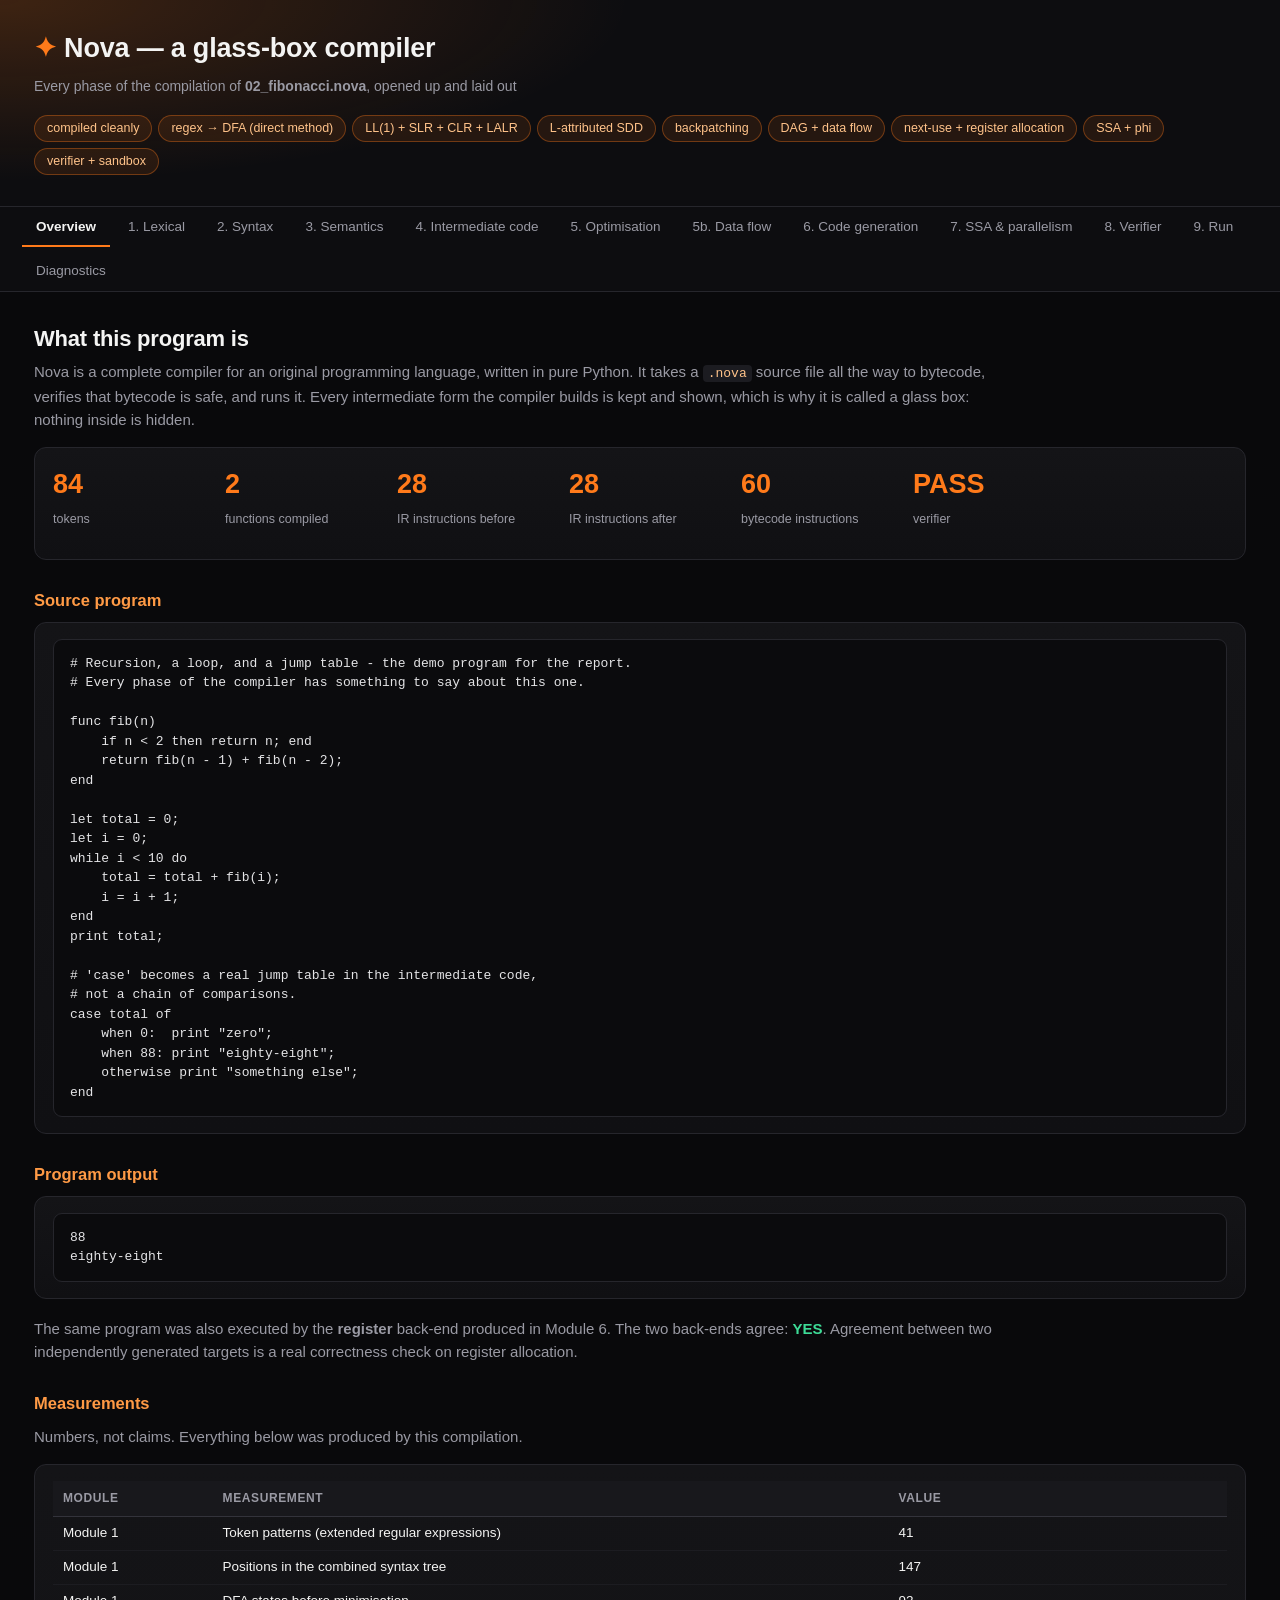
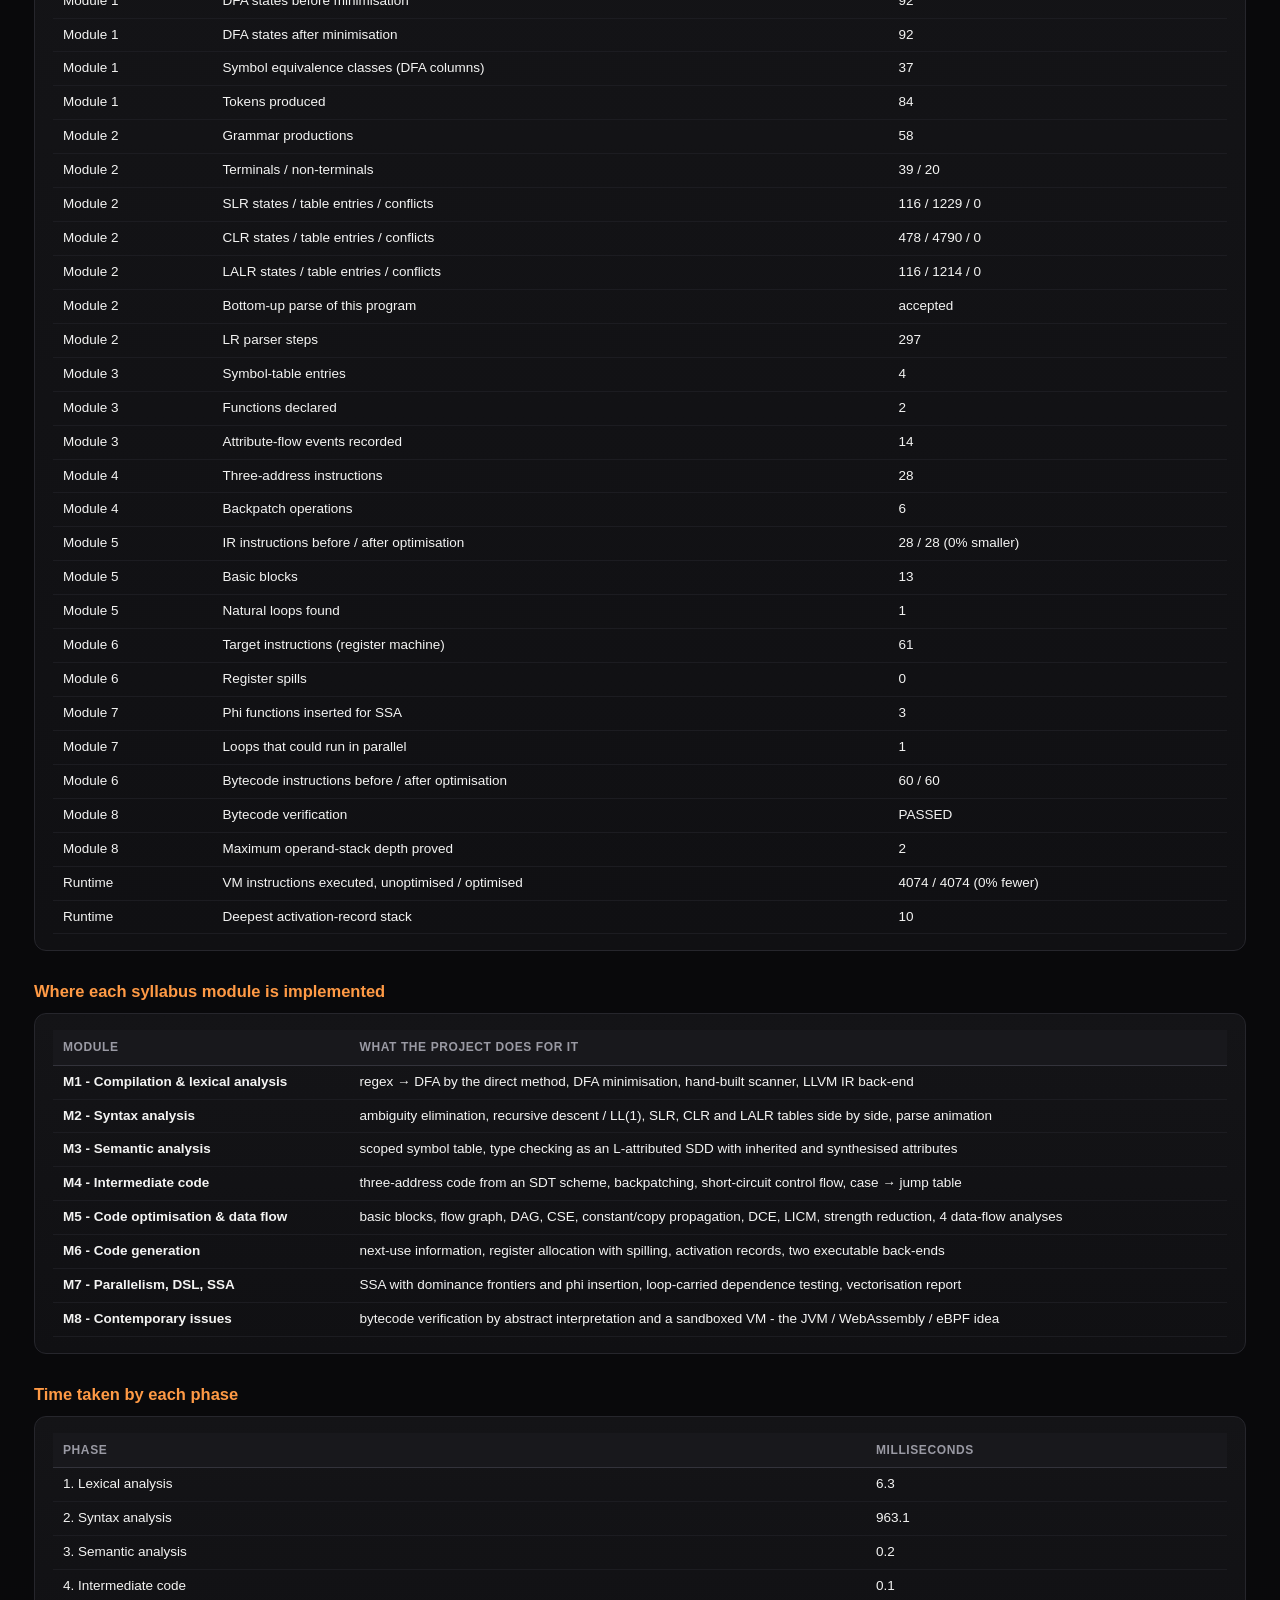
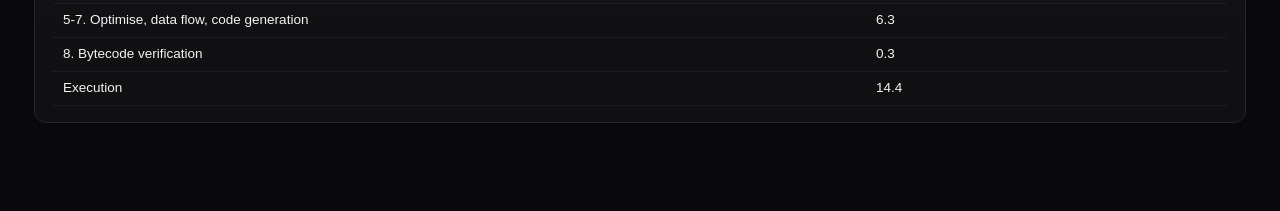
<file: docs/Nova-GlassBox-Report-fibonacci.html>
<!doctype html><html><head><meta charset="utf-8">
<title>Nova - Glass-Box Compiler report - 02_fibonacci.nova</title>
<style>
:root{
  --ink:#f4f4f3; --muted:#9a9aa4; --line:#26262c; --bg:#09090b; --panel:#121215;
  --accent:#ff7a1a; --accent2:#ff9a45; --warn:#ff5d5d; --ok:#3ddc97;
  --code:#0b0b0d; --head:#18181c;
}
*{box-sizing:border-box}
body{margin:0;background:var(--bg);color:var(--ink);
     font-family:Segoe UI,Calibri,Arial,sans-serif;font-size:15px;line-height:1.55}
header{background:radial-gradient(900px 260px at 0 0,rgba(255,122,26,.20),transparent 70%),
       #0d0d10;color:var(--ink);padding:28px 34px;border-bottom:1px solid var(--line)}
header h1{margin:0 0 6px;font-size:27px;letter-spacing:-.2px}
header h1 b{color:var(--accent)}
header .sub{color:var(--muted);font-size:14px}
header .pills{margin-top:14px}
.pill{display:inline-block;background:rgba(255,122,26,.10);color:#ffc38a;
      border:1px solid rgba(255,122,26,.35);border-radius:20px;
      padding:3px 12px;margin:3px 6px 3px 0;font-size:12.5px}
.pill.bad{background:rgba(255,93,93,.12);color:#ff9d9d;border-color:rgba(255,93,93,.4)}
nav{display:flex;flex-wrap:wrap;gap:4px;background:#0d0d10;padding:0 22px;
    border-bottom:1px solid var(--line);position:sticky;top:0;z-index:2}
nav button{background:transparent;color:var(--muted);border:0;padding:12px 14px 11px;
     cursor:pointer;font-size:13.5px;font-family:inherit;border-bottom:2px solid transparent}
nav button:hover{color:var(--ink)}
nav button.on{color:var(--ink);font-weight:600;border-bottom-color:var(--accent)}
main{padding:26px 34px 70px;max-width:1500px}
section{display:none}
section.on{display:block}
h2{font-size:22px;margin:4px 0 4px;letter-spacing:-.2px}
h3{font-size:16.5px;margin:28px 0 8px;color:var(--accent2)}
p.note{color:var(--muted);margin:2px 0 16px;max-width:960px}
.card{background:linear-gradient(180deg,#141417,#101013);border:1px solid var(--line);
      border-radius:12px;padding:16px 18px;margin:0 0 18px;overflow:auto}
table{border-collapse:collapse;width:100%;font-size:13.5px}
th{background:var(--head);color:var(--muted);text-align:left;padding:8px 10px;
   border-bottom:1px solid #33333b;font-weight:600;white-space:nowrap;font-size:12px;
   text-transform:uppercase;letter-spacing:.05em}
td{padding:6px 10px;border-bottom:1px solid #1c1c21;vertical-align:top}
tr:hover td{background:rgba(255,122,26,.05)}
pre{background:var(--code);color:#e4e4e6;padding:14px 16px;border-radius:9px;
    border:1px solid var(--line);overflow:auto;font-family:Consolas,Courier New,monospace;
    font-size:13px;line-height:1.5;margin:0}
code{font-family:Consolas,Courier New,monospace;background:#1c1c21;color:#ffc38a;
     padding:1px 5px;border-radius:4px;font-size:13px}
.grid{display:grid;grid-template-columns:1fr 1fr;gap:18px}
.stat{display:inline-block;min-width:150px;margin:0 22px 14px 0}
.stat b{display:block;font-size:27px;color:var(--accent)}
.stat span{color:var(--muted);font-size:12.5px}
.ok{color:var(--ok);font-weight:600}
.bad{color:var(--warn);font-weight:600}
.warn{color:var(--accent2);font-weight:600}
.small{font-size:12.5px;color:var(--muted)}
ul.tight{margin:6px 0 0 18px;padding:0}
ul.tight li{margin:3px 0}
@media print{
  :root{--ink:#111;--muted:#555;--line:#ddd;--bg:#fff;--panel:#fff;--code:#f6f6f6;--head:#f2f2f2}
  header,nav{background:#fff;color:#111}
  nav{display:none}
  section{display:block !important;page-break-before:always}
  .card,pre{background:#fff;color:#111}
  code{background:#f2f2f2;color:#8a3a00}
  td{border-bottom-color:#eee}
}
</style></head><body>
<header>
  <h1><b>&#10022;</b> Nova &mdash; a glass-box compiler</h1>
  <div class="sub">Every phase of the compilation of
     <b>02_fibonacci.nova</b>, opened up and laid out</div>
  <div class="pills"><span class='pill'>compiled cleanly</span><span class='pill'>regex &rarr; DFA (direct method)</span><span class='pill'>LL(1) + SLR + CLR + LALR</span><span class='pill'>L-attributed SDD</span><span class='pill'>backpatching</span><span class='pill'>DAG + data flow</span><span class='pill'>next-use + register allocation</span><span class='pill'>SSA + phi</span><span class='pill'>verifier + sandbox</span></div>
</header>
<nav><button class="on" onclick="show(0)">Overview</button><button class="" onclick="show(1)">1. Lexical</button><button class="" onclick="show(2)">2. Syntax</button><button class="" onclick="show(3)">3. Semantics</button><button class="" onclick="show(4)">4. Intermediate code</button><button class="" onclick="show(5)">5. Optimisation</button><button class="" onclick="show(6)">5b. Data flow</button><button class="" onclick="show(7)">6. Code generation</button><button class="" onclick="show(8)">7. SSA &amp; parallelism</button><button class="" onclick="show(9)">8. Verifier</button><button class="" onclick="show(10)">9. Run</button><button class="" onclick="show(11)">Diagnostics</button></nav>
<main><section class="on"><h2>What this program is</h2><p class='note'>Nova is a complete compiler for an original programming language, written in pure Python. It takes a <code>.nova</code> source file all the way to bytecode, verifies that bytecode is safe, and runs it. Every intermediate form the compiler builds is kept and shown, which is why it is called a glass box: nothing inside is hidden.</p><div class='card'><div class='stat'><b>84</b><span>tokens</span></div><div class='stat'><b>2</b><span>functions compiled</span></div><div class='stat'><b>28</b><span>IR instructions before</span></div><div class='stat'><b>28</b><span>IR instructions after</span></div><div class='stat'><b>60</b><span>bytecode instructions</span></div><div class='stat'><b>PASS</b><span>verifier</span></div></div><h3>Source program</h3><div class='card'><pre># Recursion, a loop, and a jump table - the demo program for the report.
# Every phase of the compiler has something to say about this one.

func fib(n)
    if n &lt; 2 then return n; end
    return fib(n - 1) + fib(n - 2);
end

let total = 0;
let i = 0;
while i &lt; 10 do
    total = total + fib(i);
    i = i + 1;
end
print total;

# &#x27;case&#x27; becomes a real jump table in the intermediate code,
# not a chain of comparisons.
case total of
    when 0:  print &quot;zero&quot;;
    when 88: print &quot;eighty-eight&quot;;
    otherwise print &quot;something else&quot;;
end
</pre></div><h3>Program output</h3><div class='card'><pre>88
eighty-eight</pre></div><p class='note'>The same program was also executed by the <b>register</b> back-end produced in Module 6. The two back-ends agree: <span class='ok'>YES</span>. Agreement between two independently generated targets is a real correctness check on register allocation.</p><h3>Measurements</h3><p class='note'>Numbers, not claims. Everything below was produced by this compilation.</p><div class='card'><table><tr><th>Module</th><th>Measurement</th><th>Value</th></tr><tr><td>Module 1</td><td>Token patterns (extended regular expressions)</td><td>41</td></tr><tr><td>Module 1</td><td>Positions in the combined syntax tree</td><td>147</td></tr><tr><td>Module 1</td><td>DFA states before minimisation</td><td>92</td></tr><tr><td>Module 1</td><td>DFA states after minimisation</td><td>92</td></tr><tr><td>Module 1</td><td>Symbol equivalence classes (DFA columns)</td><td>37</td></tr><tr><td>Module 1</td><td>Tokens produced</td><td>84</td></tr><tr><td>Module 2</td><td>Grammar productions</td><td>58</td></tr><tr><td>Module 2</td><td>Terminals / non-terminals</td><td>39 / 20</td></tr><tr><td>Module 2</td><td>SLR states / table entries / conflicts</td><td>116 / 1229 / 0</td></tr><tr><td>Module 2</td><td>CLR states / table entries / conflicts</td><td>478 / 4790 / 0</td></tr><tr><td>Module 2</td><td>LALR states / table entries / conflicts</td><td>116 / 1214 / 0</td></tr><tr><td>Module 2</td><td>Bottom-up parse of this program</td><td>accepted</td></tr><tr><td>Module 2</td><td>LR parser steps</td><td>297</td></tr><tr><td>Module 3</td><td>Symbol-table entries</td><td>4</td></tr><tr><td>Module 3</td><td>Functions declared</td><td>2</td></tr><tr><td>Module 3</td><td>Attribute-flow events recorded</td><td>14</td></tr><tr><td>Module 4</td><td>Three-address instructions</td><td>28</td></tr><tr><td>Module 4</td><td>Backpatch operations</td><td>6</td></tr><tr><td>Module 5</td><td>IR instructions before / after optimisation</td><td>28 / 28  (0% smaller)</td></tr><tr><td>Module 5</td><td>Basic blocks</td><td>13</td></tr><tr><td>Module 5</td><td>Natural loops found</td><td>1</td></tr><tr><td>Module 6</td><td>Target instructions (register machine)</td><td>61</td></tr><tr><td>Module 6</td><td>Register spills</td><td>0</td></tr><tr><td>Module 7</td><td>Phi functions inserted for SSA</td><td>3</td></tr><tr><td>Module 7</td><td>Loops that could run in parallel</td><td>1</td></tr><tr><td>Module 6</td><td>Bytecode instructions before / after optimisation</td><td>60 / 60</td></tr><tr><td>Module 8</td><td>Bytecode verification</td><td>PASSED</td></tr><tr><td>Module 8</td><td>Maximum operand-stack depth proved</td><td>2</td></tr><tr><td>Runtime</td><td>VM instructions executed, unoptimised / optimised</td><td>4074 / 4074  (0% fewer)</td></tr><tr><td>Runtime</td><td>Deepest activation-record stack</td><td>10</td></tr></table></div><h3>Where each syllabus module is implemented</h3><div class='card'><table><tr><th>Module</th><th>What the project does for it</th></tr><tr><td><b>M1 - Compilation &amp; lexical analysis</b></td><td>regex &rarr; DFA by the direct method, DFA minimisation, hand-built scanner, LLVM IR back-end</td></tr><tr><td><b>M2 - Syntax analysis</b></td><td>ambiguity elimination, recursive descent / LL(1), SLR, CLR and LALR tables side by side, parse animation</td></tr><tr><td><b>M3 - Semantic analysis</b></td><td>scoped symbol table, type checking as an L-attributed SDD with inherited and synthesised attributes</td></tr><tr><td><b>M4 - Intermediate code</b></td><td>three-address code from an SDT scheme, backpatching, short-circuit control flow, case &rarr; jump table</td></tr><tr><td><b>M5 - Code optimisation &amp; data flow</b></td><td>basic blocks, flow graph, DAG, CSE, constant/copy propagation, DCE, LICM, strength reduction, 4 data-flow analyses</td></tr><tr><td><b>M6 - Code generation</b></td><td>next-use information, register allocation with spilling, activation records, two executable back-ends</td></tr><tr><td><b>M7 - Parallelism, DSL, SSA</b></td><td>SSA with dominance frontiers and phi insertion, loop-carried dependence testing, vectorisation report</td></tr><tr><td><b>M8 - Contemporary issues</b></td><td>bytecode verification by abstract interpretation and a sandboxed VM - the JVM / WebAssembly / eBPF idea</td></tr></table></div><h3>Time taken by each phase</h3><div class='card'><table><tr><th>Phase</th><th>Milliseconds</th></tr><tr><td>1. Lexical analysis</td><td>6.3</td></tr><tr><td>2. Syntax analysis</td><td>963.1</td></tr><tr><td>3. Semantic analysis</td><td>0.2</td></tr><tr><td>4. Intermediate code</td><td>0.1</td></tr><tr><td>5-7. Optimise, data flow, code generation</td><td>6.3</td></tr><tr><td>8. Bytecode verification</td><td>0.3</td></tr><tr><td>Execution</td><td>14.4</td></tr></table></div></section><section class=""><h2>Module 1 &mdash; Lexical analysis</h2><p class='note'>Each token is written as an extended regular expression. Those expressions are combined into one syntax tree, and <code>nullable</code>, <code>firstpos</code>, <code>lastpos</code> and <code>followpos</code> are computed on it &mdash; the <b>direct method</b>, which builds the DFA without ever constructing an NFA. The DFA is then minimised and used to scan the input with the longest-match rule. Python's <code>re</code> module is never imported.</p><div class='card'><div class='stat'><b>41</b><span>regular expressions</span></div><div class='stat'><b>147</b><span>leaf positions</span></div><div class='stat'><b>92</b><span>DFA states built</span></div><div class='stat'><b>92</b><span>after minimisation</span></div><div class='stat'><b>37</b><span>symbol classes</span></div></div><h3>The token specifications</h3><div class='card'><table><tr><th>#</th><th>Token</th><th>Extended regular expression</th></tr><tr><td>0</td><td>WS</td><td>[ \t\r\n]+</td></tr><tr><td>1</td><td>COMMENT</td><td>#[^\n]*</td></tr><tr><td>2</td><td>LET</td><td>let</td></tr><tr><td>3</td><td>IF</td><td>if</td></tr><tr><td>4</td><td>THEN</td><td>then</td></tr><tr><td>5</td><td>ELSE</td><td>else</td></tr><tr><td>6</td><td>END</td><td>end</td></tr><tr><td>7</td><td>WHILE</td><td>while</td></tr><tr><td>8</td><td>DO</td><td>do</td></tr><tr><td>9</td><td>CASE</td><td>case</td></tr><tr><td>10</td><td>OF</td><td>of</td></tr><tr><td>11</td><td>WHEN</td><td>when</td></tr><tr><td>12</td><td>OTHERWISE</td><td>otherwise</td></tr><tr><td>13</td><td>FUNC</td><td>func</td></tr><tr><td>14</td><td>RETURN</td><td>return</td></tr><tr><td>15</td><td>PRINT</td><td>print</td></tr><tr><td>16</td><td>AND</td><td>and</td></tr><tr><td>17</td><td>OR</td><td>or</td></tr><tr><td>18</td><td>NOT</td><td>not</td></tr><tr><td>19</td><td>TRUE</td><td>true</td></tr><tr><td>20</td><td>FALSE</td><td>false</td></tr><tr><td>21</td><td>NUMBER</td><td>[0-9]+</td></tr><tr><td>22</td><td>STRING</td><td>\&quot;[^\&quot;\n]*\&quot;</td></tr><tr><td>23</td><td>IDENT</td><td>[A-Za-z_][A-Za-z0-9_]*</td></tr><tr><td>24</td><td>EQ</td><td>==</td></tr><tr><td>25</td><td>NE</td><td>!=</td></tr><tr><td>26</td><td>LE</td><td>&lt;=</td></tr><tr><td>27</td><td>GE</td><td>&gt;=</td></tr><tr><td>28</td><td>ASSIGN</td><td>=</td></tr><tr><td>29</td><td>LT</td><td>&lt;</td></tr><tr><td>30</td><td>GT</td><td>&gt;</td></tr><tr><td>31</td><td>PLUS</td><td>\+</td></tr><tr><td>32</td><td>MINUS</td><td>-</td></tr><tr><td>33</td><td>STAR</td><td>\*</td></tr><tr><td>34</td><td>SLASH</td><td>/</td></tr><tr><td>35</td><td>PERCENT</td><td>%</td></tr><tr><td>36</td><td>LPAREN</td><td>\(</td></tr><tr><td>37</td><td>RPAREN</td><td>\)</td></tr><tr><td>38</td><td>COMMA</td><td>,</td></tr><tr><td>39</td><td>SEMI</td><td>;</td></tr><tr><td>40</td><td>COLON</td><td>:</td></tr></table></div><h3>followpos table (the direct method)</h3><p class='note'>followpos(i) is the set of positions that can legally come straight after position i. The DFA states are simply sets of positions, and this table is what generates them.</p><div class='card'><table><tr><th>Position</th><th>Symbol at that position</th><th>followpos</th></tr><tr><td>1</td><td>[ ]</td><td>{2, 3}</td></tr><tr><td>2</td><td>[ ]</td><td>{2, 3}</td></tr><tr><td>3</td><td>#WS</td><td>{}</td></tr><tr><td>4</td><td>#</td><td>{5, 6}</td></tr><tr><td>5</td><td>[^]</td><td>{5, 6}</td></tr><tr><td>6</td><td>#COMMENT</td><td>{}</td></tr><tr><td>7</td><td>l</td><td>{8}</td></tr><tr><td>8</td><td>e</td><td>{9}</td></tr><tr><td>9</td><td>t</td><td>{10}</td></tr><tr><td>10</td><td>#LET</td><td>{}</td></tr><tr><td>11</td><td>i</td><td>{12}</td></tr><tr><td>12</td><td>f</td><td>{13}</td></tr><tr><td>13</td><td>#IF</td><td>{}</td></tr><tr><td>14</td><td>t</td><td>{15}</td></tr><tr><td>15</td><td>h</td><td>{16}</td></tr><tr><td>16</td><td>e</td><td>{17}</td></tr><tr><td>17</td><td>n</td><td>{18}</td></tr><tr><td>18</td><td>#THEN</td><td>{}</td></tr><tr><td>19</td><td>e</td><td>{20}</td></tr><tr><td>20</td><td>l</td><td>{21}</td></tr><tr><td>21</td><td>s</td><td>{22}</td></tr><tr><td>22</td><td>e</td><td>{23}</td></tr><tr><td>23</td><td>#ELSE</td><td>{}</td></tr><tr><td>24</td><td>e</td><td>{25}</td></tr><tr><td>25</td><td>n</td><td>{26}</td></tr><tr><td>26</td><td>d</td><td>{27}</td></tr><tr><td>27</td><td>#END</td><td>{}</td></tr><tr><td>28</td><td>w</td><td>{29}</td></tr><tr><td>29</td><td>h</td><td>{30}</td></tr><tr><td>30</td><td>i</td><td>{31}</td></tr><tr><td>31</td><td>l</td><td>{32}</td></tr><tr><td>32</td><td>e</td><td>{33}</td></tr><tr><td>33</td><td>#WHILE</td><td>{}</td></tr><tr><td>34</td><td>d</td><td>{35}</td></tr><tr><td>35</td><td>o</td><td>{36}</td></tr><tr><td>36</td><td>#DO</td><td>{}</td></tr><tr><td>37</td><td>c</td><td>{38}</td></tr><tr><td>38</td><td>a</td><td>{39}</td></tr><tr><td>39</td><td>s</td><td>{40}</td></tr><tr><td>40</td><td>e</td><td>{41}</td></tr><tr><td>41</td><td>#CASE</td><td>{}</td></tr><tr><td>42</td><td>o</td><td>{43}</td></tr><tr><td>43</td><td>f</td><td>{44}</td></tr><tr><td>44</td><td>#OF</td><td>{}</td></tr><tr><td>45</td><td>w</td><td>{46}</td></tr><tr><td>46</td><td>h</td><td>{47}</td></tr><tr><td>47</td><td>e</td><td>{48}</td></tr><tr><td>48</td><td>n</td><td>{49}</td></tr><tr><td>49</td><td>#WHEN</td><td>{}</td></tr><tr><td>50</td><td>o</td><td>{51}</td></tr><tr><td>51</td><td>t</td><td>{52}</td></tr><tr><td>52</td><td>h</td><td>{53}</td></tr><tr><td>53</td><td>e</td><td>{54}</td></tr><tr><td>54</td><td>r</td><td>{55}</td></tr><tr><td>55</td><td>w</td><td>{56}</td></tr><tr><td>56</td><td>i</td><td>{57}</td></tr><tr><td>57</td><td>s</td><td>{58}</td></tr><tr><td>58</td><td>e</td><td>{59}</td></tr><tr><td>59</td><td>#OTHERWISE</td><td>{}</td></tr><tr><td>60</td><td>f</td><td>{61}</td></tr></table></div><h3>The minimised DFA</h3><div class='card'><table><tr><th>State</th><th>Accepts</th><th>Transitions</th></tr><tr><td>-&gt;S0</td><td></td><td>[\t,\r,␠]-&gt;1, \n-&gt;1, !-&gt;2, &quot;-&gt;3, #-&gt;4, %-&gt;5, (-&gt;6, )-&gt;7, *-&gt;8, +-&gt;9, ,-&gt;10, --&gt;11, /-&gt;12, [0-9]-&gt;13, :-&gt;14, ;-&gt;15, &lt;-&gt;16, =-&gt;17, &gt;-&gt;18, [37 chars]-&gt;19, a-&gt;20, c-&gt;21, d-&gt;22, e-&gt;23, f-&gt;24, h-&gt;19, i-&gt;25, l-&gt;26, n-&gt;27, o-&gt;28, p-&gt;29, r-&gt;30, s-&gt;19, t-&gt;31, u-&gt;19, w-&gt;32</td></tr><tr><td>S1</td><td>WS</td><td>[\t,\r,␠]-&gt;1, \n-&gt;1</td></tr><tr><td>S2</td><td></td><td>=-&gt;33</td></tr><tr><td>S3</td><td></td><td>[\t,\r,␠]-&gt;3, !-&gt;3, &quot;-&gt;34, #-&gt;3, [15 chars]-&gt;3, %-&gt;3, (-&gt;3, )-&gt;3, *-&gt;3, +-&gt;3, ,-&gt;3, --&gt;3, /-&gt;3, [0-9]-&gt;3, :-&gt;3, ;-&gt;3, &lt;-&gt;3, =-&gt;3, &gt;-&gt;3, [37 chars]-&gt;3, a-&gt;3, c-&gt;3, d-&gt;3, e-&gt;3, f-&gt;3, h-&gt;3, i-&gt;3, l-&gt;3, n-&gt;3, o-&gt;3, p-&gt;3, r-&gt;3, s-&gt;3, t-&gt;3, u-&gt;3, w-&gt;3</td></tr><tr><td>S4</td><td>COMMENT</td><td>[\t,\r,␠]-&gt;4, !-&gt;4, &quot;-&gt;4, #-&gt;4, [15 chars]-&gt;4, %-&gt;4, (-&gt;4, )-&gt;4, *-&gt;4, +-&gt;4, ,-&gt;4, --&gt;4, /-&gt;4, [0-9]-&gt;4, :-&gt;4, ;-&gt;4, &lt;-&gt;4, =-&gt;4, &gt;-&gt;4, [37 chars]-&gt;4, a-&gt;4, c-&gt;4, d-&gt;4, e-&gt;4, f-&gt;4, h-&gt;4, i-&gt;4, l-&gt;4, n-&gt;4, o-&gt;4, p-&gt;4, r-&gt;4, s-&gt;4, t-&gt;4, u-&gt;4, w-&gt;4</td></tr><tr><td>S5</td><td>PERCENT</td><td>(dead end)</td></tr><tr><td>S6</td><td>LPAREN</td><td>(dead end)</td></tr><tr><td>S7</td><td>RPAREN</td><td>(dead end)</td></tr><tr><td>S8</td><td>STAR</td><td>(dead end)</td></tr><tr><td>S9</td><td>PLUS</td><td>(dead end)</td></tr><tr><td>S10</td><td>COMMA</td><td>(dead end)</td></tr><tr><td>S11</td><td>MINUS</td><td>(dead end)</td></tr><tr><td>S12</td><td>SLASH</td><td>(dead end)</td></tr><tr><td>S13</td><td>NUMBER</td><td>[0-9]-&gt;13</td></tr><tr><td>S14</td><td>COLON</td><td>(dead end)</td></tr><tr><td>S15</td><td>SEMI</td><td>(dead end)</td></tr><tr><td>S16</td><td>LT</td><td>=-&gt;35</td></tr><tr><td>S17</td><td>ASSIGN</td><td>=-&gt;36</td></tr><tr><td>S18</td><td>GT</td><td>=-&gt;37</td></tr><tr><td>S19</td><td>IDENT</td><td>[0-9]-&gt;19, [37 chars]-&gt;19, a-&gt;19, c-&gt;19, d-&gt;19, e-&gt;19, f-&gt;19, h-&gt;19, i-&gt;19, l-&gt;19, n-&gt;19, o-&gt;19, p-&gt;19, r-&gt;19, s-&gt;19, t-&gt;19, u-&gt;19, w-&gt;19</td></tr><tr><td>S20</td><td>IDENT</td><td>[0-9]-&gt;19, [37 chars]-&gt;19, a-&gt;19, c-&gt;19, d-&gt;19, e-&gt;19, f-&gt;19, h-&gt;19, i-&gt;19, l-&gt;19, n-&gt;38, o-&gt;19, p-&gt;19, r-&gt;19, s-&gt;19, t-&gt;19, u-&gt;19, w-&gt;19</td></tr><tr><td>S21</td><td>IDENT</td><td>[0-9]-&gt;19, [37 chars]-&gt;19, a-&gt;39, c-&gt;19, d-&gt;19, e-&gt;19, f-&gt;19, h-&gt;19, i-&gt;19, l-&gt;19, n-&gt;19, o-&gt;19, p-&gt;19, r-&gt;19, s-&gt;19, t-&gt;19, u-&gt;19, w-&gt;19</td></tr><tr><td>S22</td><td>IDENT</td><td>[0-9]-&gt;19, [37 chars]-&gt;19, a-&gt;19, c-&gt;19, d-&gt;19, e-&gt;19, f-&gt;19, h-&gt;19, i-&gt;19, l-&gt;19, n-&gt;19, o-&gt;40, p-&gt;19, r-&gt;19, s-&gt;19, t-&gt;19, u-&gt;19, w-&gt;19</td></tr><tr><td>S23</td><td>IDENT</td><td>[0-9]-&gt;19, [37 chars]-&gt;19, a-&gt;19, c-&gt;19, d-&gt;19, e-&gt;19, f-&gt;19, h-&gt;19, i-&gt;19, l-&gt;41, n-&gt;42, o-&gt;19, p-&gt;19, r-&gt;19, s-&gt;19, t-&gt;19, u-&gt;19, w-&gt;19</td></tr><tr><td>S24</td><td>IDENT</td><td>[0-9]-&gt;19, [37 chars]-&gt;19, a-&gt;43, c-&gt;19, d-&gt;19, e-&gt;19, f-&gt;19, h-&gt;19, i-&gt;19, l-&gt;19, n-&gt;19, o-&gt;19, p-&gt;19, r-&gt;19, s-&gt;19, t-&gt;19, u-&gt;44, w-&gt;19</td></tr><tr><td>S25</td><td>IDENT</td><td>[0-9]-&gt;19, [37 chars]-&gt;19, a-&gt;19, c-&gt;19, d-&gt;19, e-&gt;19, f-&gt;45, h-&gt;19, i-&gt;19, l-&gt;19, n-&gt;19, o-&gt;19, p-&gt;19, r-&gt;19, s-&gt;19, t-&gt;19, u-&gt;19, w-&gt;19</td></tr><tr><td>S26</td><td>IDENT</td><td>[0-9]-&gt;19, [37 chars]-&gt;19, a-&gt;19, c-&gt;19, d-&gt;19, e-&gt;46, f-&gt;19, h-&gt;19, i-&gt;19, l-&gt;19, n-&gt;19, o-&gt;19, p-&gt;19, r-&gt;19, s-&gt;19, t-&gt;19, u-&gt;19, w-&gt;19</td></tr><tr><td>S27</td><td>IDENT</td><td>[0-9]-&gt;19, [37 chars]-&gt;19, a-&gt;19, c-&gt;19, d-&gt;19, e-&gt;19, f-&gt;19, h-&gt;19, i-&gt;19, l-&gt;19, n-&gt;19, o-&gt;47, p-&gt;19, r-&gt;19, s-&gt;19, t-&gt;19, u-&gt;19, w-&gt;19</td></tr><tr><td>S28</td><td>IDENT</td><td>[0-9]-&gt;19, [37 chars]-&gt;19, a-&gt;19, c-&gt;19, d-&gt;19, e-&gt;19, f-&gt;48, h-&gt;19, i-&gt;19, l-&gt;19, n-&gt;19, o-&gt;19, p-&gt;19, r-&gt;49, s-&gt;19, t-&gt;50, u-&gt;19, w-&gt;19</td></tr><tr><td>S29</td><td>IDENT</td><td>[0-9]-&gt;19, [37 chars]-&gt;19, a-&gt;19, c-&gt;19, d-&gt;19, e-&gt;19, f-&gt;19, h-&gt;19, i-&gt;19, l-&gt;19, n-&gt;19, o-&gt;19, p-&gt;19, r-&gt;51, s-&gt;19, t-&gt;19, u-&gt;19, w-&gt;19</td></tr><tr><td>S30</td><td>IDENT</td><td>[0-9]-&gt;19, [37 chars]-&gt;19, a-&gt;19, c-&gt;19, d-&gt;19, e-&gt;52, f-&gt;19, h-&gt;19, i-&gt;19, l-&gt;19, n-&gt;19, o-&gt;19, p-&gt;19, r-&gt;19, s-&gt;19, t-&gt;19, u-&gt;19, w-&gt;19</td></tr><tr><td>S31</td><td>IDENT</td><td>[0-9]-&gt;19, [37 chars]-&gt;19, a-&gt;19, c-&gt;19, d-&gt;19, e-&gt;19, f-&gt;19, h-&gt;53, i-&gt;19, l-&gt;19, n-&gt;19, o-&gt;19, p-&gt;19, r-&gt;54, s-&gt;19, t-&gt;19, u-&gt;19, w-&gt;19</td></tr><tr><td>S32</td><td>IDENT</td><td>[0-9]-&gt;19, [37 chars]-&gt;19, a-&gt;19, c-&gt;19, d-&gt;19, e-&gt;19, f-&gt;19, h-&gt;55, i-&gt;19, l-&gt;19, n-&gt;19, o-&gt;19, p-&gt;19, r-&gt;19, s-&gt;19, t-&gt;19, u-&gt;19, w-&gt;19</td></tr><tr><td>S33</td><td>NE</td><td>(dead end)</td></tr><tr><td>S34</td><td>STRING</td><td>(dead end)</td></tr><tr><td>S35</td><td>LE</td><td>(dead end)</td></tr><tr><td>S36</td><td>EQ</td><td>(dead end)</td></tr><tr><td>S37</td><td>GE</td><td>(dead end)</td></tr><tr><td>S38</td><td>IDENT</td><td>[0-9]-&gt;19, [37 chars]-&gt;19, a-&gt;19, c-&gt;19, d-&gt;56, e-&gt;19, f-&gt;19, h-&gt;19, i-&gt;19, l-&gt;19, n-&gt;19, o-&gt;19, p-&gt;19, r-&gt;19, s-&gt;19, t-&gt;19, u-&gt;19, w-&gt;19</td></tr><tr><td>S39</td><td>IDENT</td><td>[0-9]-&gt;19, [37 chars]-&gt;19, a-&gt;19, c-&gt;19, d-&gt;19, e-&gt;19, f-&gt;19, h-&gt;19, i-&gt;19, l-&gt;19, n-&gt;19, o-&gt;19, p-&gt;19, r-&gt;19, s-&gt;57, t-&gt;19, u-&gt;19, w-&gt;19</td></tr><tr><td>S40</td><td>DO</td><td>[0-9]-&gt;19, [37 chars]-&gt;19, a-&gt;19, c-&gt;19, d-&gt;19, e-&gt;19, f-&gt;19, h-&gt;19, i-&gt;19, l-&gt;19, n-&gt;19, o-&gt;19, p-&gt;19, r-&gt;19, s-&gt;19, t-&gt;19, u-&gt;19, w-&gt;19</td></tr><tr><td>S41</td><td>IDENT</td><td>[0-9]-&gt;19, [37 chars]-&gt;19, a-&gt;19, c-&gt;19, d-&gt;19, e-&gt;19, f-&gt;19, h-&gt;19, i-&gt;19, l-&gt;19, n-&gt;19, o-&gt;19, p-&gt;19, r-&gt;19, s-&gt;58, t-&gt;19, u-&gt;19, w-&gt;19</td></tr><tr><td>S42</td><td>IDENT</td><td>[0-9]-&gt;19, [37 chars]-&gt;19, a-&gt;19, c-&gt;19, d-&gt;59, e-&gt;19, f-&gt;19, h-&gt;19, i-&gt;19, l-&gt;19, n-&gt;19, o-&gt;19, p-&gt;19, r-&gt;19, s-&gt;19, t-&gt;19, u-&gt;19, w-&gt;19</td></tr><tr><td>S43</td><td>IDENT</td><td>[0-9]-&gt;19, [37 chars]-&gt;19, a-&gt;19, c-&gt;19, d-&gt;19, e-&gt;19, f-&gt;19, h-&gt;19, i-&gt;19, l-&gt;60, n-&gt;19, o-&gt;19, p-&gt;19, r-&gt;19, s-&gt;19, t-&gt;19, u-&gt;19, w-&gt;19</td></tr><tr><td>S44</td><td>IDENT</td><td>[0-9]-&gt;19, [37 chars]-&gt;19, a-&gt;19, c-&gt;19, d-&gt;19, e-&gt;19, f-&gt;19, h-&gt;19, i-&gt;19, l-&gt;19, n-&gt;61, o-&gt;19, p-&gt;19, r-&gt;19, s-&gt;19, t-&gt;19, u-&gt;19, w-&gt;19</td></tr><tr><td>S45</td><td>IF</td><td>[0-9]-&gt;19, [37 chars]-&gt;19, a-&gt;19, c-&gt;19, d-&gt;19, e-&gt;19, f-&gt;19, h-&gt;19, i-&gt;19, l-&gt;19, n-&gt;19, o-&gt;19, p-&gt;19, r-&gt;19, s-&gt;19, t-&gt;19, u-&gt;19, w-&gt;19</td></tr><tr><td>S46</td><td>IDENT</td><td>[0-9]-&gt;19, [37 chars]-&gt;19, a-&gt;19, c-&gt;19, d-&gt;19, e-&gt;19, f-&gt;19, h-&gt;19, i-&gt;19, l-&gt;19, n-&gt;19, o-&gt;19, p-&gt;19, r-&gt;19, s-&gt;19, t-&gt;62, u-&gt;19, w-&gt;19</td></tr><tr><td>S47</td><td>IDENT</td><td>[0-9]-&gt;19, [37 chars]-&gt;19, a-&gt;19, c-&gt;19, d-&gt;19, e-&gt;19, f-&gt;19, h-&gt;19, i-&gt;19, l-&gt;19, n-&gt;19, o-&gt;19, p-&gt;19, r-&gt;19, s-&gt;19, t-&gt;63, u-&gt;19, w-&gt;19</td></tr><tr><td>S48</td><td>OF</td><td>[0-9]-&gt;19, [37 chars]-&gt;19, a-&gt;19, c-&gt;19, d-&gt;19, e-&gt;19, f-&gt;19, h-&gt;19, i-&gt;19, l-&gt;19, n-&gt;19, o-&gt;19, p-&gt;19, r-&gt;19, s-&gt;19, t-&gt;19, u-&gt;19, w-&gt;19</td></tr><tr><td>S49</td><td>OR</td><td>[0-9]-&gt;19, [37 chars]-&gt;19, a-&gt;19, c-&gt;19, d-&gt;19, e-&gt;19, f-&gt;19, h-&gt;19, i-&gt;19, l-&gt;19, n-&gt;19, o-&gt;19, p-&gt;19, r-&gt;19, s-&gt;19, t-&gt;19, u-&gt;19, w-&gt;19</td></tr><tr><td>S50</td><td>IDENT</td><td>[0-9]-&gt;19, [37 chars]-&gt;19, a-&gt;19, c-&gt;19, d-&gt;19, e-&gt;19, f-&gt;19, h-&gt;64, i-&gt;19, l-&gt;19, n-&gt;19, o-&gt;19, p-&gt;19, r-&gt;19, s-&gt;19, t-&gt;19, u-&gt;19, w-&gt;19</td></tr><tr><td>S51</td><td>IDENT</td><td>[0-9]-&gt;19, [37 chars]-&gt;19, a-&gt;19, c-&gt;19, d-&gt;19, e-&gt;19, f-&gt;19, h-&gt;19, i-&gt;65, l-&gt;19, n-&gt;19, o-&gt;19, p-&gt;19, r-&gt;19, s-&gt;19, t-&gt;19, u-&gt;19, w-&gt;19</td></tr><tr><td>S52</td><td>IDENT</td><td>[0-9]-&gt;19, [37 chars]-&gt;19, a-&gt;19, c-&gt;19, d-&gt;19, e-&gt;19, f-&gt;19, h-&gt;19, i-&gt;19, l-&gt;19, n-&gt;19, o-&gt;19, p-&gt;19, r-&gt;19, s-&gt;19, t-&gt;66, u-&gt;19, w-&gt;19</td></tr><tr><td>S53</td><td>IDENT</td><td>[0-9]-&gt;19, [37 chars]-&gt;19, a-&gt;19, c-&gt;19, d-&gt;19, e-&gt;67, f-&gt;19, h-&gt;19, i-&gt;19, l-&gt;19, n-&gt;19, o-&gt;19, p-&gt;19, r-&gt;19, s-&gt;19, t-&gt;19, u-&gt;19, w-&gt;19</td></tr><tr><td>S54</td><td>IDENT</td><td>[0-9]-&gt;19, [37 chars]-&gt;19, a-&gt;19, c-&gt;19, d-&gt;19, e-&gt;19, f-&gt;19, h-&gt;19, i-&gt;19, l-&gt;19, n-&gt;19, o-&gt;19, p-&gt;19, r-&gt;19, s-&gt;19, t-&gt;19, u-&gt;68, w-&gt;19</td></tr><tr><td>S55</td><td>IDENT</td><td>[0-9]-&gt;19, [37 chars]-&gt;19, a-&gt;19, c-&gt;19, d-&gt;19, e-&gt;69, f-&gt;19, h-&gt;19, i-&gt;70, l-&gt;19, n-&gt;19, o-&gt;19, p-&gt;19, r-&gt;19, s-&gt;19, t-&gt;19, u-&gt;19, w-&gt;19</td></tr><tr><td>S56</td><td>AND</td><td>[0-9]-&gt;19, [37 chars]-&gt;19, a-&gt;19, c-&gt;19, d-&gt;19, e-&gt;19, f-&gt;19, h-&gt;19, i-&gt;19, l-&gt;19, n-&gt;19, o-&gt;19, p-&gt;19, r-&gt;19, s-&gt;19, t-&gt;19, u-&gt;19, w-&gt;19</td></tr><tr><td>S57</td><td>IDENT</td><td>[0-9]-&gt;19, [37 chars]-&gt;19, a-&gt;19, c-&gt;19, d-&gt;19, e-&gt;71, f-&gt;19, h-&gt;19, i-&gt;19, l-&gt;19, n-&gt;19, o-&gt;19, p-&gt;19, r-&gt;19, s-&gt;19, t-&gt;19, u-&gt;19, w-&gt;19</td></tr><tr><td>S58</td><td>IDENT</td><td>[0-9]-&gt;19, [37 chars]-&gt;19, a-&gt;19, c-&gt;19, d-&gt;19, e-&gt;72, f-&gt;19, h-&gt;19, i-&gt;19, l-&gt;19, n-&gt;19, o-&gt;19, p-&gt;19, r-&gt;19, s-&gt;19, t-&gt;19, u-&gt;19, w-&gt;19</td></tr><tr><td>S59</td><td>END</td><td>[0-9]-&gt;19, [37 chars]-&gt;19, a-&gt;19, c-&gt;19, d-&gt;19, e-&gt;19, f-&gt;19, h-&gt;19, i-&gt;19, l-&gt;19, n-&gt;19, o-&gt;19, p-&gt;19, r-&gt;19, s-&gt;19, t-&gt;19, u-&gt;19, w-&gt;19</td></tr><tr><td>S60</td><td>IDENT</td><td>[0-9]-&gt;19, [37 chars]-&gt;19, a-&gt;19, c-&gt;19, d-&gt;19, e-&gt;19, f-&gt;19, h-&gt;19, i-&gt;19, l-&gt;19, n-&gt;19, o-&gt;19, p-&gt;19, r-&gt;19, s-&gt;73, t-&gt;19, u-&gt;19, w-&gt;19</td></tr><tr><td>S61</td><td>IDENT</td><td>[0-9]-&gt;19, [37 chars]-&gt;19, a-&gt;19, c-&gt;74, d-&gt;19, e-&gt;19, f-&gt;19, h-&gt;19, i-&gt;19, l-&gt;19, n-&gt;19, o-&gt;19, p-&gt;19, r-&gt;19, s-&gt;19, t-&gt;19, u-&gt;19, w-&gt;19</td></tr><tr><td>S62</td><td>LET</td><td>[0-9]-&gt;19, [37 chars]-&gt;19, a-&gt;19, c-&gt;19, d-&gt;19, e-&gt;19, f-&gt;19, h-&gt;19, i-&gt;19, l-&gt;19, n-&gt;19, o-&gt;19, p-&gt;19, r-&gt;19, s-&gt;19, t-&gt;19, u-&gt;19, w-&gt;19</td></tr><tr><td>S63</td><td>NOT</td><td>[0-9]-&gt;19, [37 chars]-&gt;19, a-&gt;19, c-&gt;19, d-&gt;19, e-&gt;19, f-&gt;19, h-&gt;19, i-&gt;19, l-&gt;19, n-&gt;19, o-&gt;19, p-&gt;19, r-&gt;19, s-&gt;19, t-&gt;19, u-&gt;19, w-&gt;19</td></tr><tr><td>S64</td><td>IDENT</td><td>[0-9]-&gt;19, [37 chars]-&gt;19, a-&gt;19, c-&gt;19, d-&gt;19, e-&gt;75, f-&gt;19, h-&gt;19, i-&gt;19, l-&gt;19, n-&gt;19, o-&gt;19, p-&gt;19, r-&gt;19, s-&gt;19, t-&gt;19, u-&gt;19, w-&gt;19</td></tr><tr><td>S65</td><td>IDENT</td><td>[0-9]-&gt;19, [37 chars]-&gt;19, a-&gt;19, c-&gt;19, d-&gt;19, e-&gt;19, f-&gt;19, h-&gt;19, i-&gt;19, l-&gt;19, n-&gt;76, o-&gt;19, p-&gt;19, r-&gt;19, s-&gt;19, t-&gt;19, u-&gt;19, w-&gt;19</td></tr><tr><td>S66</td><td>IDENT</td><td>[0-9]-&gt;19, [37 chars]-&gt;19, a-&gt;19, c-&gt;19, d-&gt;19, e-&gt;19, f-&gt;19, h-&gt;19, i-&gt;19, l-&gt;19, n-&gt;19, o-&gt;19, p-&gt;19, r-&gt;19, s-&gt;19, t-&gt;19, u-&gt;77, w-&gt;19</td></tr><tr><td>S67</td><td>IDENT</td><td>[0-9]-&gt;19, [37 chars]-&gt;19, a-&gt;19, c-&gt;19, d-&gt;19, e-&gt;19, f-&gt;19, h-&gt;19, i-&gt;19, l-&gt;19, n-&gt;78, o-&gt;19, p-&gt;19, r-&gt;19, s-&gt;19, t-&gt;19, u-&gt;19, w-&gt;19</td></tr><tr><td>S68</td><td>IDENT</td><td>[0-9]-&gt;19, [37 chars]-&gt;19, a-&gt;19, c-&gt;19, d-&gt;19, e-&gt;79, f-&gt;19, h-&gt;19, i-&gt;19, l-&gt;19, n-&gt;19, o-&gt;19, p-&gt;19, r-&gt;19, s-&gt;19, t-&gt;19, u-&gt;19, w-&gt;19</td></tr><tr><td>S69</td><td>IDENT</td><td>[0-9]-&gt;19, [37 chars]-&gt;19, a-&gt;19, c-&gt;19, d-&gt;19, e-&gt;19, f-&gt;19, h-&gt;19, i-&gt;19, l-&gt;19, n-&gt;80, o-&gt;19, p-&gt;19, r-&gt;19, s-&gt;19, t-&gt;19, u-&gt;19, w-&gt;19</td></tr><tr><td>S70</td><td>IDENT</td><td>[0-9]-&gt;19, [37 chars]-&gt;19, a-&gt;19, c-&gt;19, d-&gt;19, e-&gt;19, f-&gt;19, h-&gt;19, i-&gt;19, l-&gt;81, n-&gt;19, o-&gt;19, p-&gt;19, r-&gt;19, s-&gt;19, t-&gt;19, u-&gt;19, w-&gt;19</td></tr><tr><td>S71</td><td>CASE</td><td>[0-9]-&gt;19, [37 chars]-&gt;19, a-&gt;19, c-&gt;19, d-&gt;19, e-&gt;19, f-&gt;19, h-&gt;19, i-&gt;19, l-&gt;19, n-&gt;19, o-&gt;19, p-&gt;19, r-&gt;19, s-&gt;19, t-&gt;19, u-&gt;19, w-&gt;19</td></tr><tr><td>S72</td><td>ELSE</td><td>[0-9]-&gt;19, [37 chars]-&gt;19, a-&gt;19, c-&gt;19, d-&gt;19, e-&gt;19, f-&gt;19, h-&gt;19, i-&gt;19, l-&gt;19, n-&gt;19, o-&gt;19, p-&gt;19, r-&gt;19, s-&gt;19, t-&gt;19, u-&gt;19, w-&gt;19</td></tr><tr><td>S73</td><td>IDENT</td><td>[0-9]-&gt;19, [37 chars]-&gt;19, a-&gt;19, c-&gt;19, d-&gt;19, e-&gt;82, f-&gt;19, h-&gt;19, i-&gt;19, l-&gt;19, n-&gt;19, o-&gt;19, p-&gt;19, r-&gt;19, s-&gt;19, t-&gt;19, u-&gt;19, w-&gt;19</td></tr><tr><td>S74</td><td>FUNC</td><td>[0-9]-&gt;19, [37 chars]-&gt;19, a-&gt;19, c-&gt;19, d-&gt;19, e-&gt;19, f-&gt;19, h-&gt;19, i-&gt;19, l-&gt;19, n-&gt;19, o-&gt;19, p-&gt;19, r-&gt;19, s-&gt;19, t-&gt;19, u-&gt;19, w-&gt;19</td></tr><tr><td>S75</td><td>IDENT</td><td>[0-9]-&gt;19, [37 chars]-&gt;19, a-&gt;19, c-&gt;19, d-&gt;19, e-&gt;19, f-&gt;19, h-&gt;19, i-&gt;19, l-&gt;19, n-&gt;19, o-&gt;19, p-&gt;19, r-&gt;83, s-&gt;19, t-&gt;19, u-&gt;19, w-&gt;19</td></tr><tr><td>S76</td><td>IDENT</td><td>[0-9]-&gt;19, [37 chars]-&gt;19, a-&gt;19, c-&gt;19, d-&gt;19, e-&gt;19, f-&gt;19, h-&gt;19, i-&gt;19, l-&gt;19, n-&gt;19, o-&gt;19, p-&gt;19, r-&gt;19, s-&gt;19, t-&gt;84, u-&gt;19, w-&gt;19</td></tr><tr><td>S77</td><td>IDENT</td><td>[0-9]-&gt;19, [37 chars]-&gt;19, a-&gt;19, c-&gt;19, d-&gt;19, e-&gt;19, f-&gt;19, h-&gt;19, i-&gt;19, l-&gt;19, n-&gt;19, o-&gt;19, p-&gt;19, r-&gt;85, s-&gt;19, t-&gt;19, u-&gt;19, w-&gt;19</td></tr><tr><td>S78</td><td>THEN</td><td>[0-9]-&gt;19, [37 chars]-&gt;19, a-&gt;19, c-&gt;19, d-&gt;19, e-&gt;19, f-&gt;19, h-&gt;19, i-&gt;19, l-&gt;19, n-&gt;19, o-&gt;19, p-&gt;19, r-&gt;19, s-&gt;19, t-&gt;19, u-&gt;19, w-&gt;19</td></tr><tr><td>S79</td><td>TRUE</td><td>[0-9]-&gt;19, [37 chars]-&gt;19, a-&gt;19, c-&gt;19, d-&gt;19, e-&gt;19, f-&gt;19, h-&gt;19, i-&gt;19, l-&gt;19, n-&gt;19, o-&gt;19, p-&gt;19, r-&gt;19, s-&gt;19, t-&gt;19, u-&gt;19, w-&gt;19</td></tr></table><p class='small'>showing the first 80 of 92 rows</p></div><h3>Tokens found in this program</h3><div class='card'><table><tr><th>Token</th><th>Lexeme</th><th>Line</th><th>Col</th><th>Attribute</th></tr><tr><td>FUNC</td><td>func</td><td>4</td><td>1</td><td>-</td></tr><tr><td>IDENT</td><td>fib</td><td>4</td><td>6</td><td>symbol-table entry</td></tr><tr><td>LPAREN</td><td>(</td><td>4</td><td>9</td><td>-</td></tr><tr><td>IDENT</td><td>n</td><td>4</td><td>10</td><td>symbol-table entry</td></tr><tr><td>RPAREN</td><td>)</td><td>4</td><td>11</td><td>-</td></tr><tr><td>IF</td><td>if</td><td>5</td><td>5</td><td>-</td></tr><tr><td>IDENT</td><td>n</td><td>5</td><td>8</td><td>symbol-table entry</td></tr><tr><td>LT</td><td>&lt;</td><td>5</td><td>10</td><td>-</td></tr><tr><td>NUMBER</td><td>2</td><td>5</td><td>12</td><td>value=2</td></tr><tr><td>THEN</td><td>then</td><td>5</td><td>14</td><td>-</td></tr><tr><td>RETURN</td><td>return</td><td>5</td><td>19</td><td>-</td></tr><tr><td>IDENT</td><td>n</td><td>5</td><td>26</td><td>symbol-table entry</td></tr><tr><td>SEMI</td><td>;</td><td>5</td><td>27</td><td>-</td></tr><tr><td>END</td><td>end</td><td>5</td><td>29</td><td>-</td></tr><tr><td>RETURN</td><td>return</td><td>6</td><td>5</td><td>-</td></tr><tr><td>IDENT</td><td>fib</td><td>6</td><td>12</td><td>symbol-table entry</td></tr><tr><td>LPAREN</td><td>(</td><td>6</td><td>15</td><td>-</td></tr><tr><td>IDENT</td><td>n</td><td>6</td><td>16</td><td>symbol-table entry</td></tr><tr><td>MINUS</td><td>-</td><td>6</td><td>18</td><td>-</td></tr><tr><td>NUMBER</td><td>1</td><td>6</td><td>20</td><td>value=1</td></tr><tr><td>RPAREN</td><td>)</td><td>6</td><td>21</td><td>-</td></tr><tr><td>PLUS</td><td>+</td><td>6</td><td>23</td><td>-</td></tr><tr><td>IDENT</td><td>fib</td><td>6</td><td>25</td><td>symbol-table entry</td></tr><tr><td>LPAREN</td><td>(</td><td>6</td><td>28</td><td>-</td></tr><tr><td>IDENT</td><td>n</td><td>6</td><td>29</td><td>symbol-table entry</td></tr><tr><td>MINUS</td><td>-</td><td>6</td><td>31</td><td>-</td></tr><tr><td>NUMBER</td><td>2</td><td>6</td><td>33</td><td>value=2</td></tr><tr><td>RPAREN</td><td>)</td><td>6</td><td>34</td><td>-</td></tr><tr><td>SEMI</td><td>;</td><td>6</td><td>35</td><td>-</td></tr><tr><td>END</td><td>end</td><td>7</td><td>1</td><td>-</td></tr><tr><td>LET</td><td>let</td><td>9</td><td>1</td><td>-</td></tr><tr><td>IDENT</td><td>total</td><td>9</td><td>5</td><td>symbol-table entry</td></tr><tr><td>ASSIGN</td><td>=</td><td>9</td><td>11</td><td>-</td></tr><tr><td>NUMBER</td><td>0</td><td>9</td><td>13</td><td>value=0</td></tr><tr><td>SEMI</td><td>;</td><td>9</td><td>14</td><td>-</td></tr><tr><td>LET</td><td>let</td><td>10</td><td>1</td><td>-</td></tr><tr><td>IDENT</td><td>i</td><td>10</td><td>5</td><td>symbol-table entry</td></tr><tr><td>ASSIGN</td><td>=</td><td>10</td><td>7</td><td>-</td></tr><tr><td>NUMBER</td><td>0</td><td>10</td><td>9</td><td>value=0</td></tr><tr><td>SEMI</td><td>;</td><td>10</td><td>10</td><td>-</td></tr><tr><td>WHILE</td><td>while</td><td>11</td><td>1</td><td>-</td></tr><tr><td>IDENT</td><td>i</td><td>11</td><td>7</td><td>symbol-table entry</td></tr><tr><td>LT</td><td>&lt;</td><td>11</td><td>9</td><td>-</td></tr><tr><td>NUMBER</td><td>10</td><td>11</td><td>11</td><td>value=10</td></tr><tr><td>DO</td><td>do</td><td>11</td><td>14</td><td>-</td></tr><tr><td>IDENT</td><td>total</td><td>12</td><td>5</td><td>symbol-table entry</td></tr><tr><td>ASSIGN</td><td>=</td><td>12</td><td>11</td><td>-</td></tr><tr><td>IDENT</td><td>total</td><td>12</td><td>13</td><td>symbol-table entry</td></tr><tr><td>PLUS</td><td>+</td><td>12</td><td>19</td><td>-</td></tr><tr><td>IDENT</td><td>fib</td><td>12</td><td>21</td><td>symbol-table entry</td></tr><tr><td>LPAREN</td><td>(</td><td>12</td><td>24</td><td>-</td></tr><tr><td>IDENT</td><td>i</td><td>12</td><td>25</td><td>symbol-table entry</td></tr><tr><td>RPAREN</td><td>)</td><td>12</td><td>26</td><td>-</td></tr><tr><td>SEMI</td><td>;</td><td>12</td><td>27</td><td>-</td></tr><tr><td>IDENT</td><td>i</td><td>13</td><td>5</td><td>symbol-table entry</td></tr><tr><td>ASSIGN</td><td>=</td><td>13</td><td>7</td><td>-</td></tr><tr><td>IDENT</td><td>i</td><td>13</td><td>9</td><td>symbol-table entry</td></tr><tr><td>PLUS</td><td>+</td><td>13</td><td>11</td><td>-</td></tr><tr><td>NUMBER</td><td>1</td><td>13</td><td>13</td><td>value=1</td></tr><tr><td>SEMI</td><td>;</td><td>13</td><td>14</td><td>-</td></tr><tr><td>END</td><td>end</td><td>14</td><td>1</td><td>-</td></tr><tr><td>PRINT</td><td>print</td><td>15</td><td>1</td><td>-</td></tr><tr><td>IDENT</td><td>total</td><td>15</td><td>7</td><td>symbol-table entry</td></tr><tr><td>SEMI</td><td>;</td><td>15</td><td>12</td><td>-</td></tr><tr><td>CASE</td><td>case</td><td>19</td><td>1</td><td>-</td></tr><tr><td>IDENT</td><td>total</td><td>19</td><td>6</td><td>symbol-table entry</td></tr><tr><td>OF</td><td>of</td><td>19</td><td>12</td><td>-</td></tr><tr><td>WHEN</td><td>when</td><td>20</td><td>5</td><td>-</td></tr><tr><td>NUMBER</td><td>0</td><td>20</td><td>10</td><td>value=0</td></tr><tr><td>COLON</td><td>:</td><td>20</td><td>11</td><td>-</td></tr><tr><td>PRINT</td><td>print</td><td>20</td><td>14</td><td>-</td></tr><tr><td>STRING</td><td>&quot;zero&quot;</td><td>20</td><td>20</td><td>text=&quot;zero&quot;</td></tr><tr><td>SEMI</td><td>;</td><td>20</td><td>26</td><td>-</td></tr><tr><td>WHEN</td><td>when</td><td>21</td><td>5</td><td>-</td></tr><tr><td>NUMBER</td><td>88</td><td>21</td><td>10</td><td>value=88</td></tr><tr><td>COLON</td><td>:</td><td>21</td><td>12</td><td>-</td></tr><tr><td>PRINT</td><td>print</td><td>21</td><td>14</td><td>-</td></tr><tr><td>STRING</td><td>&quot;eighty-eight&quot;</td><td>21</td><td>20</td><td>text=&quot;eighty-eight&quot;</td></tr><tr><td>SEMI</td><td>;</td><td>21</td><td>34</td><td>-</td></tr><tr><td>OTHERWISE</td><td>otherwise</td><td>22</td><td>5</td><td>-</td></tr><tr><td>PRINT</td><td>print</td><td>22</td><td>15</td><td>-</td></tr><tr><td>STRING</td><td>&quot;something else&quot;</td><td>22</td><td>21</td><td>text=&quot;something else&quot;</td></tr><tr><td>SEMI</td><td>;</td><td>22</td><td>37</td><td>-</td></tr><tr><td>END</td><td>end</td><td>23</td><td>1</td><td>-</td></tr></table></div></section><section class=""><h2>Module 2 &mdash; Syntax analysis</h2><p class='note'>The same grammar drives four parsers so they can be compared honestly: a hand-written recursive-descent parser (which builds the AST the rest of the compiler uses) and the SLR, CLR and LALR table-driven parsers (which independently re-parse the same token stream). If the two disagreed, one of them would be wrong.</p><h3>The Nova grammar</h3><div class='card'><pre>  0. program -&gt; decls
  1. decls -&gt; decls decl
  2. decls -&gt; ε
  3. decl -&gt; func
  4. decl -&gt; stmt
  5. func -&gt; FUNC IDENT LPAREN params RPAREN stmts END
  6. params -&gt; plist
  7. params -&gt; ε
  8. plist -&gt; plist COMMA IDENT
  9. plist -&gt; IDENT
 10. stmts -&gt; stmts stmt
 11. stmts -&gt; ε
 12. stmt -&gt; LET IDENT ASSIGN expr SEMI
 13. stmt -&gt; IDENT ASSIGN expr SEMI
 14. stmt -&gt; IDENT LPAREN args RPAREN SEMI
 15. stmt -&gt; PRINT expr SEMI
 16. stmt -&gt; RETURN expr SEMI
 17. stmt -&gt; IF expr THEN stmts END
 18. stmt -&gt; IF expr THEN stmts ELSE stmts END
 19. stmt -&gt; WHILE expr DO stmts END
 20. stmt -&gt; CASE expr OF whens END
 21. stmt -&gt; CASE expr OF whens OTHERWISE stmts END
 22. whens -&gt; whens when
 23. whens -&gt; when
 24. when -&gt; WHEN NUMBER COLON stmts
 25. expr -&gt; expr OR join
 26. expr -&gt; join
 27. join -&gt; join AND eq
 28. join -&gt; eq
 29. eq -&gt; eq EQ rel
 30. eq -&gt; eq NE rel
 31. eq -&gt; rel
 32. rel -&gt; rel LT add
 33. rel -&gt; rel GT add
 34. rel -&gt; rel LE add
 35. rel -&gt; rel GE add
 36. rel -&gt; add
 37. add -&gt; add PLUS term
 38. add -&gt; add MINUS term
 39. add -&gt; term
 40. term -&gt; term STAR unary
 41. term -&gt; term SLASH unary
 42. term -&gt; term PERCENT unary
 43. term -&gt; unary
 44. unary -&gt; MINUS unary
 45. unary -&gt; NOT unary
 46. unary -&gt; factor
 47. factor -&gt; NUMBER
 48. factor -&gt; STRING
 49. factor -&gt; TRUE
 50. factor -&gt; FALSE
 51. factor -&gt; IDENT
 52. factor -&gt; IDENT LPAREN args RPAREN
 53. factor -&gt; LPAREN expr RPAREN
 54. args -&gt; alist
 55. args -&gt; ε
 56. alist -&gt; alist COMMA expr
 57. alist -&gt; expr</pre></div><h3>FIRST and FOLLOW</h3><div class='card'><table><tr><th>Non-terminal</th><th>FIRST</th><th>FOLLOW</th></tr><tr><td>program</td><td>{CASE, FUNC, IDENT, IF, LET, PRINT, RETURN, WHILE, ε}</td><td>{$}</td></tr><tr><td>decls</td><td>{CASE, FUNC, IDENT, IF, LET, PRINT, RETURN, WHILE, ε}</td><td>{$, CASE, FUNC, IDENT, IF, LET, PRINT, RETURN, WHILE}</td></tr><tr><td>decl</td><td>{CASE, FUNC, IDENT, IF, LET, PRINT, RETURN, WHILE}</td><td>{$, CASE, FUNC, IDENT, IF, LET, PRINT, RETURN, WHILE}</td></tr><tr><td>func</td><td>{FUNC}</td><td>{$, CASE, FUNC, IDENT, IF, LET, PRINT, RETURN, WHILE}</td></tr><tr><td>params</td><td>{IDENT, ε}</td><td>{RPAREN}</td></tr><tr><td>plist</td><td>{IDENT}</td><td>{COMMA, RPAREN}</td></tr><tr><td>stmts</td><td>{CASE, IDENT, IF, LET, PRINT, RETURN, WHILE, ε}</td><td>{CASE, ELSE, END, IDENT, IF, LET, OTHERWISE, PRINT, RETURN, WHEN, WHILE}</td></tr><tr><td>stmt</td><td>{CASE, IDENT, IF, LET, PRINT, RETURN, WHILE}</td><td>{$, CASE, ELSE, END, FUNC, IDENT, IF, LET, OTHERWISE, PRINT, RETURN, WHEN, WHILE}</td></tr><tr><td>whens</td><td>{WHEN}</td><td>{END, OTHERWISE, WHEN}</td></tr><tr><td>when</td><td>{WHEN}</td><td>{END, OTHERWISE, WHEN}</td></tr><tr><td>expr</td><td>{FALSE, IDENT, LPAREN, MINUS, NOT, NUMBER, STRING, TRUE}</td><td>{COMMA, DO, OF, OR, RPAREN, SEMI, THEN}</td></tr><tr><td>join</td><td>{FALSE, IDENT, LPAREN, MINUS, NOT, NUMBER, STRING, TRUE}</td><td>{AND, COMMA, DO, OF, OR, RPAREN, SEMI, THEN}</td></tr><tr><td>eq</td><td>{FALSE, IDENT, LPAREN, MINUS, NOT, NUMBER, STRING, TRUE}</td><td>{AND, COMMA, DO, EQ, NE, OF, OR, RPAREN, SEMI, THEN}</td></tr><tr><td>rel</td><td>{FALSE, IDENT, LPAREN, MINUS, NOT, NUMBER, STRING, TRUE}</td><td>{AND, COMMA, DO, EQ, GE, GT, LE, LT, NE, OF, OR, RPAREN, SEMI, THEN}</td></tr><tr><td>add</td><td>{FALSE, IDENT, LPAREN, MINUS, NOT, NUMBER, STRING, TRUE}</td><td>{AND, COMMA, DO, EQ, GE, GT, LE, LT, MINUS, NE, OF, OR, PLUS, RPAREN, SEMI, THEN}</td></tr><tr><td>term</td><td>{FALSE, IDENT, LPAREN, MINUS, NOT, NUMBER, STRING, TRUE}</td><td>{AND, COMMA, DO, EQ, GE, GT, LE, LT, MINUS, NE, OF, OR, PERCENT, PLUS, RPAREN, SEMI, SLASH, STAR, THEN}</td></tr><tr><td>unary</td><td>{FALSE, IDENT, LPAREN, MINUS, NOT, NUMBER, STRING, TRUE}</td><td>{AND, COMMA, DO, EQ, GE, GT, LE, LT, MINUS, NE, OF, OR, PERCENT, PLUS, RPAREN, SEMI, SLASH, STAR, THEN}</td></tr><tr><td>factor</td><td>{FALSE, IDENT, LPAREN, NUMBER, STRING, TRUE}</td><td>{AND, COMMA, DO, EQ, GE, GT, LE, LT, MINUS, NE, OF, OR, PERCENT, PLUS, RPAREN, SEMI, SLASH, STAR, THEN}</td></tr><tr><td>args</td><td>{FALSE, IDENT, LPAREN, MINUS, NOT, NUMBER, STRING, TRUE, ε}</td><td>{RPAREN}</td></tr><tr><td>alist</td><td>{FALSE, IDENT, LPAREN, MINUS, NOT, NUMBER, STRING, TRUE}</td><td>{COMMA, RPAREN}</td></tr></table></div><h3>Why this grammar is not LL(1)</h3><p class='note'>The LL(1) table has <b>77</b> multiply-defined entries, because the grammar is written left-recursively for the natural left-associative precedence chain. Left recursion is exactly what a top-down parser cannot handle, and exactly what a bottom-up parser eats for breakfast &mdash; which is the reason the real parser is LALR.</p><div class='card'><pre>M[add, FALSE] holds 3 productions (add -&gt; add PLUS term | add -&gt; add MINUS term | add -&gt; term) - left recursion
M[add, IDENT] holds 3 productions (add -&gt; add PLUS term | add -&gt; add MINUS term | add -&gt; term) - left recursion
M[add, LPAREN] holds 3 productions (add -&gt; add PLUS term | add -&gt; add MINUS term | add -&gt; term) - left recursion
M[add, MINUS] holds 3 productions (add -&gt; add PLUS term | add -&gt; add MINUS term | add -&gt; term) - left recursion
M[add, NOT] holds 3 productions (add -&gt; add PLUS term | add -&gt; add MINUS term | add -&gt; term) - left recursion
M[add, NUMBER] holds 3 productions (add -&gt; add PLUS term | add -&gt; add MINUS term | add -&gt; term) - left recursion
M[add, STRING] holds 3 productions (add -&gt; add PLUS term | add -&gt; add MINUS term | add -&gt; term) - left recursion
M[add, TRUE] holds 3 productions (add -&gt; add PLUS term | add -&gt; add MINUS term | add -&gt; term) - left recursion
M[alist, FALSE] holds 2 productions (alist -&gt; alist COMMA expr | alist -&gt; expr) - left recursion
M[alist, IDENT] holds 2 productions (alist -&gt; alist COMMA expr | alist -&gt; expr) - left recursion
M[alist, LPAREN] holds 2 productions (alist -&gt; alist COMMA expr | alist -&gt; expr) - left recursion
M[alist, MINUS] holds 2 productions (alist -&gt; alist COMMA expr | alist -&gt; expr) - left recursion
M[alist, NOT] holds 2 productions (alist -&gt; alist COMMA expr | alist -&gt; expr) - left recursion
M[alist, NUMBER] holds 2 productions (alist -&gt; alist COMMA expr | alist -&gt; expr) - left recursion</pre></div><h3>The same grammar after left-recursion elimination</h3><p class='note'>A -&gt; A&alpha; | &beta; becomes A -&gt; &beta;A', A' -&gt; &alpha;A' | &epsilon;. The tool performs the transformation and re-checks the table.</p><div class='card'><pre>decls: 1 left-recursive production(s) rewritten using decls&#x27;
plist: 1 left-recursive production(s) rewritten using plist&#x27;
stmts: 1 left-recursive production(s) rewritten using stmts&#x27;
whens: 1 left-recursive production(s) rewritten using whens&#x27;
expr: 1 left-recursive production(s) rewritten using expr&#x27;
join: 1 left-recursive production(s) rewritten using join&#x27;
eq: 2 left-recursive production(s) rewritten using eq&#x27;
rel: 4 left-recursive production(s) rewritten using rel&#x27;
add: 2 left-recursive production(s) rewritten using add&#x27;
term: 3 left-recursive production(s) rewritten using term&#x27;
alist: 1 left-recursive production(s) rewritten using alist&#x27;</pre></div><p class='note'>Conflicts remaining after the rewrite: <b>4</b>.</p><h3>SLR vs CLR vs LALR on this grammar</h3><div class='card'><table><tr><th>Table</th><th>States</th><th>Entries</th><th>Conflicts</th><th>Usable</th></tr><tr><td>SLR(1)</td><td>116</td><td>1229</td><td>0</td><td>yes</td></tr><tr><td>CLR(1)</td><td>478</td><td>4790</td><td>0</td><td>yes</td></tr><tr><td>LALR(1)</td><td>116</td><td>1214</td><td>0</td><td>yes</td></tr></table></div><p class='note'>This is the classic result made concrete: CLR has many more states than LALR for no extra power on this grammar, which is precisely why real parser generators emit LALR.</p><h3>A grammar that <i>does</i> conflict</h3><p class='note'>Written ambiguously, with no precedence, the expression grammar produces genuine shift/reduce conflicts. This is what the tool reports:</p><div class='card'><pre>  0. expr -&gt; expr PLUS expr
  1. expr -&gt; expr STAR expr
  2. expr -&gt; LPAREN expr RPAREN
  3. expr -&gt; NUMBER
  4. expr -&gt; IDENT</pre></div><div class='card'><table><tr><th>State</th><th>Lookahead</th><th>Kind</th><th>Explanation</th></tr><tr><td>8</td><td>STAR</td><td>shift/reduce</td><td>on lookahead &#x27;STAR&#x27; the parser could shift and go to state 6 or reduce by (expr -&gt; expr PLUS expr) - SLR(1) cannot decide</td></tr><tr><td>8</td><td>PLUS</td><td>shift/reduce</td><td>on lookahead &#x27;PLUS&#x27; the parser could shift and go to state 5 or reduce by (expr -&gt; expr PLUS expr) - SLR(1) cannot decide</td></tr><tr><td>9</td><td>STAR</td><td>shift/reduce</td><td>on lookahead &#x27;STAR&#x27; the parser could shift and go to state 6 or reduce by (expr -&gt; expr STAR expr) - SLR(1) cannot decide</td></tr><tr><td>9</td><td>PLUS</td><td>shift/reduce</td><td>on lookahead &#x27;PLUS&#x27; the parser could shift and go to state 5 or reduce by (expr -&gt; expr STAR expr) - SLR(1) cannot decide</td></tr></table></div><h3>Bottom-up parse of your program (LALR)</h3><p class='note'>Result: <span class='ok'>accepted</span> in 297 steps. Stack, symbols, remaining input and the action taken, exactly as the table dictates.</p><div class='card'><table><tr><th>Step</th><th>State stack</th><th>Symbols</th><th>Input</th><th>Action</th></tr><tr><td>1</td><td>0</td><td></td><td>FUNC IDENT LPAREN IDENT RPAREN IF IDENT LT NUMBER THEN RETURN IDENT ...</td><td>reduce decls -&gt; ε</td></tr><tr><td>2</td><td>0 2</td><td>decls</td><td>FUNC IDENT LPAREN IDENT RPAREN IF IDENT LT NUMBER THEN RETURN IDENT ...</td><td>shift 6</td></tr><tr><td>3</td><td>0 2 6</td><td>decls FUNC</td><td>IDENT LPAREN IDENT RPAREN IF IDENT LT NUMBER THEN RETURN IDENT SEMI ...</td><td>shift 14</td></tr><tr><td>4</td><td>0 2 6 14</td><td>decls FUNC IDENT</td><td>LPAREN IDENT RPAREN IF IDENT LT NUMBER THEN RETURN IDENT SEMI END ...</td><td>shift 38</td></tr><tr><td>5</td><td>0 2 6 14 38</td><td>decls FUNC IDENT LPAREN</td><td>IDENT RPAREN IF IDENT LT NUMBER THEN RETURN IDENT SEMI END RETURN ...</td><td>shift 68</td></tr><tr><td>6</td><td>0 2 6 14 38 68</td><td>decls FUNC IDENT LPAREN IDENT</td><td>RPAREN IF IDENT LT NUMBER THEN RETURN IDENT SEMI END RETURN IDENT ...</td><td>reduce plist -&gt; IDENT</td></tr><tr><td>7</td><td>0 2 6 14 38 67</td><td>decls FUNC IDENT LPAREN plist</td><td>RPAREN IF IDENT LT NUMBER THEN RETURN IDENT SEMI END RETURN IDENT ...</td><td>reduce params -&gt; plist</td></tr><tr><td>8</td><td>0 2 6 14 38 66</td><td>decls FUNC IDENT LPAREN params</td><td>RPAREN IF IDENT LT NUMBER THEN RETURN IDENT SEMI END RETURN IDENT ...</td><td>shift 93</td></tr><tr><td>9</td><td>0 2 6 14 38 66 93</td><td>decls FUNC IDENT LPAREN params RPAREN</td><td>IF IDENT LT NUMBER THEN RETURN IDENT SEMI END RETURN IDENT LPAREN ...</td><td>reduce stmts -&gt; ε</td></tr><tr><td>10</td><td>0 2 6 14 38 66 93 107</td><td>decls FUNC IDENT LPAREN params RPAREN stmts</td><td>IF IDENT LT NUMBER THEN RETURN IDENT SEMI END RETURN IDENT LPAREN ...</td><td>shift 11</td></tr><tr><td>11</td><td>0 2 6 14 38 66 93 107 11</td><td>decls FUNC IDENT LPAREN params RPAREN stmts IF</td><td>IDENT LT NUMBER THEN RETURN IDENT SEMI END RETURN IDENT LPAREN IDENT ...</td><td>shift 26</td></tr><tr><td>12</td><td>0 2 6 14 38 66 93 107 11 26</td><td>decls FUNC IDENT LPAREN params RPAREN stmts IF IDENT</td><td>LT NUMBER THEN RETURN IDENT SEMI END RETURN IDENT LPAREN IDENT MINUS ...</td><td>reduce factor -&gt; IDENT</td></tr><tr><td>13</td><td>0 2 6 14 38 66 93 107 11 25</td><td>decls FUNC IDENT LPAREN params RPAREN stmts IF factor</td><td>LT NUMBER THEN RETURN IDENT SEMI END RETURN IDENT LPAREN IDENT MINUS ...</td><td>reduce unary -&gt; factor</td></tr><tr><td>14</td><td>0 2 6 14 38 66 93 107 11 24</td><td>decls FUNC IDENT LPAREN params RPAREN stmts IF unary</td><td>LT NUMBER THEN RETURN IDENT SEMI END RETURN IDENT LPAREN IDENT MINUS ...</td><td>reduce term -&gt; unary</td></tr><tr><td>15</td><td>0 2 6 14 38 66 93 107 11 23</td><td>decls FUNC IDENT LPAREN params RPAREN stmts IF term</td><td>LT NUMBER THEN RETURN IDENT SEMI END RETURN IDENT LPAREN IDENT MINUS ...</td><td>reduce add -&gt; term</td></tr><tr><td>16</td><td>0 2 6 14 38 66 93 107 11 22</td><td>decls FUNC IDENT LPAREN params RPAREN stmts IF add</td><td>LT NUMBER THEN RETURN IDENT SEMI END RETURN IDENT LPAREN IDENT MINUS ...</td><td>reduce rel -&gt; add</td></tr><tr><td>17</td><td>0 2 6 14 38 66 93 107 11 21</td><td>decls FUNC IDENT LPAREN params RPAREN stmts IF rel</td><td>LT NUMBER THEN RETURN IDENT SEMI END RETURN IDENT LPAREN IDENT MINUS ...</td><td>shift 49</td></tr><tr><td>18</td><td>0 2 6 14 38 66 93 107 11 21 49</td><td>decls FUNC IDENT LPAREN params RPAREN stmts IF rel LT</td><td>NUMBER THEN RETURN IDENT SEMI END RETURN IDENT LPAREN IDENT MINUS NUMBER ...</td><td>shift 28</td></tr><tr><td>19</td><td>0 2 6 14 38 66 93 107 11 21 49 28</td><td>decls FUNC IDENT LPAREN params RPAREN stmts IF rel LT NUMBER</td><td>THEN RETURN IDENT SEMI END RETURN IDENT LPAREN IDENT MINUS NUMBER RPAREN ...</td><td>reduce factor -&gt; NUMBER</td></tr><tr><td>20</td><td>0 2 6 14 38 66 93 107 11 21 49 25</td><td>decls FUNC IDENT LPAREN params RPAREN stmts IF rel LT factor</td><td>THEN RETURN IDENT SEMI END RETURN IDENT LPAREN IDENT MINUS NUMBER RPAREN ...</td><td>reduce unary -&gt; factor</td></tr><tr><td>21</td><td>0 2 6 14 38 66 93 107 11 21 49 24</td><td>decls FUNC IDENT LPAREN params RPAREN stmts IF rel LT unary</td><td>THEN RETURN IDENT SEMI END RETURN IDENT LPAREN IDENT MINUS NUMBER RPAREN ...</td><td>reduce term -&gt; unary</td></tr><tr><td>22</td><td>0 2 6 14 38 66 93 107 11 21 49 23</td><td>decls FUNC IDENT LPAREN params RPAREN stmts IF rel LT term</td><td>THEN RETURN IDENT SEMI END RETURN IDENT LPAREN IDENT MINUS NUMBER RPAREN ...</td><td>reduce add -&gt; term</td></tr><tr><td>23</td><td>0 2 6 14 38 66 93 107 11 21 49 77</td><td>decls FUNC IDENT LPAREN params RPAREN stmts IF rel LT add</td><td>THEN RETURN IDENT SEMI END RETURN IDENT LPAREN IDENT MINUS NUMBER RPAREN ...</td><td>reduce rel -&gt; rel LT add</td></tr><tr><td>24</td><td>0 2 6 14 38 66 93 107 11 21</td><td>decls FUNC IDENT LPAREN params RPAREN stmts IF rel</td><td>THEN RETURN IDENT SEMI END RETURN IDENT LPAREN IDENT MINUS NUMBER RPAREN ...</td><td>reduce eq -&gt; rel</td></tr><tr><td>25</td><td>0 2 6 14 38 66 93 107 11 20</td><td>decls FUNC IDENT LPAREN params RPAREN stmts IF eq</td><td>THEN RETURN IDENT SEMI END RETURN IDENT LPAREN IDENT MINUS NUMBER RPAREN ...</td><td>reduce join -&gt; eq</td></tr><tr><td>26</td><td>0 2 6 14 38 66 93 107 11 19</td><td>decls FUNC IDENT LPAREN params RPAREN stmts IF join</td><td>THEN RETURN IDENT SEMI END RETURN IDENT LPAREN IDENT MINUS NUMBER RPAREN ...</td><td>reduce expr -&gt; join</td></tr><tr><td>27</td><td>0 2 6 14 38 66 93 107 11 35</td><td>decls FUNC IDENT LPAREN params RPAREN stmts IF expr</td><td>THEN RETURN IDENT SEMI END RETURN IDENT LPAREN IDENT MINUS NUMBER RPAREN ...</td><td>shift 63</td></tr><tr><td>28</td><td>0 2 6 14 38 66 93 107 11 35 63</td><td>decls FUNC IDENT LPAREN params RPAREN stmts IF expr THEN</td><td>RETURN IDENT SEMI END RETURN IDENT LPAREN IDENT MINUS NUMBER RPAREN PLUS ...</td><td>reduce stmts -&gt; ε</td></tr><tr><td>29</td><td>0 2 6 14 38 66 93 107 11 35 63 88</td><td>decls FUNC IDENT LPAREN params RPAREN stmts IF expr THEN stmts</td><td>RETURN IDENT SEMI END RETURN IDENT LPAREN IDENT MINUS NUMBER RPAREN PLUS ...</td><td>shift 10</td></tr><tr><td>30</td><td>0 2 6 14 38 66 93 107 11 35 63 88 10</td><td>decls FUNC IDENT LPAREN params RPAREN stmts IF expr THEN stmts RETURN</td><td>IDENT SEMI END RETURN IDENT LPAREN IDENT MINUS NUMBER RPAREN PLUS IDENT ...</td><td>shift 26</td></tr><tr><td>31</td><td>0 2 6 14 38 66 93 107 11 35 63 88 10 26</td><td>decls FUNC IDENT LPAREN params RPAREN stmts IF expr THEN stmts RETURN IDENT</td><td>SEMI END RETURN IDENT LPAREN IDENT MINUS NUMBER RPAREN PLUS IDENT LPAREN ...</td><td>reduce factor -&gt; IDENT</td></tr><tr><td>32</td><td>0 2 6 14 38 66 93 107 11 35 63 88 10 25</td><td>decls FUNC IDENT LPAREN params RPAREN stmts IF expr THEN stmts RETURN factor</td><td>SEMI END RETURN IDENT LPAREN IDENT MINUS NUMBER RPAREN PLUS IDENT LPAREN ...</td><td>reduce unary -&gt; factor</td></tr><tr><td>33</td><td>0 2 6 14 38 66 93 107 11 35 63 88 10 24</td><td>decls FUNC IDENT LPAREN params RPAREN stmts IF expr THEN stmts RETURN unary</td><td>SEMI END RETURN IDENT LPAREN IDENT MINUS NUMBER RPAREN PLUS IDENT LPAREN ...</td><td>reduce term -&gt; unary</td></tr><tr><td>34</td><td>0 2 6 14 38 66 93 107 11 35 63 88 10 23</td><td>decls FUNC IDENT LPAREN params RPAREN stmts IF expr THEN stmts RETURN term</td><td>SEMI END RETURN IDENT LPAREN IDENT MINUS NUMBER RPAREN PLUS IDENT LPAREN ...</td><td>reduce add -&gt; term</td></tr><tr><td>35</td><td>0 2 6 14 38 66 93 107 11 35 63 88 10 22</td><td>decls FUNC IDENT LPAREN params RPAREN stmts IF expr THEN stmts RETURN add</td><td>SEMI END RETURN IDENT LPAREN IDENT MINUS NUMBER RPAREN PLUS IDENT LPAREN ...</td><td>reduce rel -&gt; add</td></tr><tr><td>36</td><td>0 2 6 14 38 66 93 107 11 35 63 88 10 21</td><td>decls FUNC IDENT LPAREN params RPAREN stmts IF expr THEN stmts RETURN rel</td><td>SEMI END RETURN IDENT LPAREN IDENT MINUS NUMBER RPAREN PLUS IDENT LPAREN ...</td><td>reduce eq -&gt; rel</td></tr><tr><td>37</td><td>0 2 6 14 38 66 93 107 11 35 63 88 10 20</td><td>decls FUNC IDENT LPAREN params RPAREN stmts IF expr THEN stmts RETURN eq</td><td>SEMI END RETURN IDENT LPAREN IDENT MINUS NUMBER RPAREN PLUS IDENT LPAREN ...</td><td>reduce join -&gt; eq</td></tr><tr><td>38</td><td>0 2 6 14 38 66 93 107 11 35 63 88 10 19</td><td>decls FUNC IDENT LPAREN params RPAREN stmts IF expr THEN stmts RETURN join</td><td>SEMI END RETURN IDENT LPAREN IDENT MINUS NUMBER RPAREN PLUS IDENT LPAREN ...</td><td>reduce expr -&gt; join</td></tr><tr><td>39</td><td>0 2 6 14 38 66 93 107 11 35 63 88 10 34</td><td>decls FUNC IDENT LPAREN params RPAREN stmts IF expr THEN stmts RETURN expr</td><td>SEMI END RETURN IDENT LPAREN IDENT MINUS NUMBER RPAREN PLUS IDENT LPAREN ...</td><td>shift 62</td></tr><tr><td>40</td><td>0 2 6 14 38 66 93 107 11 35 63 88 10 34 62</td><td>decls FUNC IDENT LPAREN params RPAREN stmts IF expr THEN stmts RETURN expr SEMI</td><td>END RETURN IDENT LPAREN IDENT MINUS NUMBER RPAREN PLUS IDENT LPAREN IDENT ...</td><td>reduce stmt -&gt; RETURN expr SEMI</td></tr><tr><td>41</td><td>0 2 6 14 38 66 93 107 11 35 63 88 99</td><td>decls FUNC IDENT LPAREN params RPAREN stmts IF expr THEN stmts stmt</td><td>END RETURN IDENT LPAREN IDENT MINUS NUMBER RPAREN PLUS IDENT LPAREN IDENT ...</td><td>reduce stmts -&gt; stmts stmt</td></tr><tr><td>42</td><td>0 2 6 14 38 66 93 107 11 35 63 88</td><td>decls FUNC IDENT LPAREN params RPAREN stmts IF expr THEN stmts</td><td>END RETURN IDENT LPAREN IDENT MINUS NUMBER RPAREN PLUS IDENT LPAREN IDENT ...</td><td>shift 100</td></tr><tr><td>43</td><td>0 2 6 14 38 66 93 107 11 35 63 88 100</td><td>decls FUNC IDENT LPAREN params RPAREN stmts IF expr THEN stmts END</td><td>RETURN IDENT LPAREN IDENT MINUS NUMBER RPAREN PLUS IDENT LPAREN IDENT MINUS ...</td><td>reduce stmt -&gt; IF expr THEN stmts END</td></tr><tr><td>44</td><td>0 2 6 14 38 66 93 107 99</td><td>decls FUNC IDENT LPAREN params RPAREN stmts stmt</td><td>RETURN IDENT LPAREN IDENT MINUS NUMBER RPAREN PLUS IDENT LPAREN IDENT MINUS ...</td><td>reduce stmts -&gt; stmts stmt</td></tr><tr><td>45</td><td>0 2 6 14 38 66 93 107</td><td>decls FUNC IDENT LPAREN params RPAREN stmts</td><td>RETURN IDENT LPAREN IDENT MINUS NUMBER RPAREN PLUS IDENT LPAREN IDENT MINUS ...</td><td>shift 10</td></tr><tr><td>46</td><td>0 2 6 14 38 66 93 107 10</td><td>decls FUNC IDENT LPAREN params RPAREN stmts RETURN</td><td>IDENT LPAREN IDENT MINUS NUMBER RPAREN PLUS IDENT LPAREN IDENT MINUS NUMBER ...</td><td>shift 26</td></tr><tr><td>47</td><td>0 2 6 14 38 66 93 107 10 26</td><td>decls FUNC IDENT LPAREN params RPAREN stmts RETURN IDENT</td><td>LPAREN IDENT MINUS NUMBER RPAREN PLUS IDENT LPAREN IDENT MINUS NUMBER RPAREN ...</td><td>shift 58</td></tr><tr><td>48</td><td>0 2 6 14 38 66 93 107 10 26 58</td><td>decls FUNC IDENT LPAREN params RPAREN stmts RETURN IDENT LPAREN</td><td>IDENT MINUS NUMBER RPAREN PLUS IDENT LPAREN IDENT MINUS NUMBER RPAREN SEMI ...</td><td>shift 26</td></tr><tr><td>49</td><td>0 2 6 14 38 66 93 107 10 26 58 26</td><td>decls FUNC IDENT LPAREN params RPAREN stmts RETURN IDENT LPAREN IDENT</td><td>MINUS NUMBER RPAREN PLUS IDENT LPAREN IDENT MINUS NUMBER RPAREN SEMI END ...</td><td>reduce factor -&gt; IDENT</td></tr><tr><td>50</td><td>0 2 6 14 38 66 93 107 10 26 58 25</td><td>decls FUNC IDENT LPAREN params RPAREN stmts RETURN IDENT LPAREN factor</td><td>MINUS NUMBER RPAREN PLUS IDENT LPAREN IDENT MINUS NUMBER RPAREN SEMI END ...</td><td>reduce unary -&gt; factor</td></tr><tr><td>51</td><td>0 2 6 14 38 66 93 107 10 26 58 24</td><td>decls FUNC IDENT LPAREN params RPAREN stmts RETURN IDENT LPAREN unary</td><td>MINUS NUMBER RPAREN PLUS IDENT LPAREN IDENT MINUS NUMBER RPAREN SEMI END ...</td><td>reduce term -&gt; unary</td></tr><tr><td>52</td><td>0 2 6 14 38 66 93 107 10 26 58 23</td><td>decls FUNC IDENT LPAREN params RPAREN stmts RETURN IDENT LPAREN term</td><td>MINUS NUMBER RPAREN PLUS IDENT LPAREN IDENT MINUS NUMBER RPAREN SEMI END ...</td><td>reduce add -&gt; term</td></tr><tr><td>53</td><td>0 2 6 14 38 66 93 107 10 26 58 22</td><td>decls FUNC IDENT LPAREN params RPAREN stmts RETURN IDENT LPAREN add</td><td>MINUS NUMBER RPAREN PLUS IDENT LPAREN IDENT MINUS NUMBER RPAREN SEMI END ...</td><td>shift 54</td></tr><tr><td>54</td><td>0 2 6 14 38 66 93 107 10 26 58 22 54</td><td>decls FUNC IDENT LPAREN params RPAREN stmts RETURN IDENT LPAREN add MINUS</td><td>NUMBER RPAREN PLUS IDENT LPAREN IDENT MINUS NUMBER RPAREN SEMI END LET ...</td><td>shift 28</td></tr><tr><td>55</td><td>0 2 6 14 38 66 93 107 10 26 58 22 54 28</td><td>decls FUNC IDENT LPAREN params RPAREN stmts RETURN IDENT LPAREN add MINUS NUMBER</td><td>RPAREN PLUS IDENT LPAREN IDENT MINUS NUMBER RPAREN SEMI END LET IDENT ...</td><td>reduce factor -&gt; NUMBER</td></tr><tr><td>56</td><td>0 2 6 14 38 66 93 107 10 26 58 22 54 25</td><td>decls FUNC IDENT LPAREN params RPAREN stmts RETURN IDENT LPAREN add MINUS factor</td><td>RPAREN PLUS IDENT LPAREN IDENT MINUS NUMBER RPAREN SEMI END LET IDENT ...</td><td>reduce unary -&gt; factor</td></tr><tr><td>57</td><td>0 2 6 14 38 66 93 107 10 26 58 22 54 24</td><td>decls FUNC IDENT LPAREN params RPAREN stmts RETURN IDENT LPAREN add MINUS unary</td><td>RPAREN PLUS IDENT LPAREN IDENT MINUS NUMBER RPAREN SEMI END LET IDENT ...</td><td>reduce term -&gt; unary</td></tr><tr><td>58</td><td>0 2 6 14 38 66 93 107 10 26 58 22 54 82</td><td>decls FUNC IDENT LPAREN params RPAREN stmts RETURN IDENT LPAREN add MINUS term</td><td>RPAREN PLUS IDENT LPAREN IDENT MINUS NUMBER RPAREN SEMI END LET IDENT ...</td><td>reduce add -&gt; add MINUS term</td></tr><tr><td>59</td><td>0 2 6 14 38 66 93 107 10 26 58 22</td><td>decls FUNC IDENT LPAREN params RPAREN stmts RETURN IDENT LPAREN add</td><td>RPAREN PLUS IDENT LPAREN IDENT MINUS NUMBER RPAREN SEMI END LET IDENT ...</td><td>reduce rel -&gt; add</td></tr><tr><td>60</td><td>0 2 6 14 38 66 93 107 10 26 58 21</td><td>decls FUNC IDENT LPAREN params RPAREN stmts RETURN IDENT LPAREN rel</td><td>RPAREN PLUS IDENT LPAREN IDENT MINUS NUMBER RPAREN SEMI END LET IDENT ...</td><td>reduce eq -&gt; rel</td></tr><tr><td>61</td><td>0 2 6 14 38 66 93 107 10 26 58 20</td><td>decls FUNC IDENT LPAREN params RPAREN stmts RETURN IDENT LPAREN eq</td><td>RPAREN PLUS IDENT LPAREN IDENT MINUS NUMBER RPAREN SEMI END LET IDENT ...</td><td>reduce join -&gt; eq</td></tr><tr><td>62</td><td>0 2 6 14 38 66 93 107 10 26 58 19</td><td>decls FUNC IDENT LPAREN params RPAREN stmts RETURN IDENT LPAREN join</td><td>RPAREN PLUS IDENT LPAREN IDENT MINUS NUMBER RPAREN SEMI END LET IDENT ...</td><td>reduce expr -&gt; join</td></tr><tr><td>63</td><td>0 2 6 14 38 66 93 107 10 26 58 39</td><td>decls FUNC IDENT LPAREN params RPAREN stmts RETURN IDENT LPAREN expr</td><td>RPAREN PLUS IDENT LPAREN IDENT MINUS NUMBER RPAREN SEMI END LET IDENT ...</td><td>reduce alist -&gt; expr</td></tr><tr><td>64</td><td>0 2 6 14 38 66 93 107 10 26 58 41</td><td>decls FUNC IDENT LPAREN params RPAREN stmts RETURN IDENT LPAREN alist</td><td>RPAREN PLUS IDENT LPAREN IDENT MINUS NUMBER RPAREN SEMI END LET IDENT ...</td><td>reduce args -&gt; alist</td></tr><tr><td>65</td><td>0 2 6 14 38 66 93 107 10 26 58 86</td><td>decls FUNC IDENT LPAREN params RPAREN stmts RETURN IDENT LPAREN args</td><td>RPAREN PLUS IDENT LPAREN IDENT MINUS NUMBER RPAREN SEMI END LET IDENT ...</td><td>shift 98</td></tr><tr><td>66</td><td>0 2 6 14 38 66 93 107 10 26 58 86 98</td><td>decls FUNC IDENT LPAREN params RPAREN stmts RETURN IDENT LPAREN args RPAREN</td><td>PLUS IDENT LPAREN IDENT MINUS NUMBER RPAREN SEMI END LET IDENT ASSIGN ...</td><td>reduce factor -&gt; IDENT LPAREN args RPAREN</td></tr><tr><td>67</td><td>0 2 6 14 38 66 93 107 10 25</td><td>decls FUNC IDENT LPAREN params RPAREN stmts RETURN factor</td><td>PLUS IDENT LPAREN IDENT MINUS NUMBER RPAREN SEMI END LET IDENT ASSIGN ...</td><td>reduce unary -&gt; factor</td></tr><tr><td>68</td><td>0 2 6 14 38 66 93 107 10 24</td><td>decls FUNC IDENT LPAREN params RPAREN stmts RETURN unary</td><td>PLUS IDENT LPAREN IDENT MINUS NUMBER RPAREN SEMI END LET IDENT ASSIGN ...</td><td>reduce term -&gt; unary</td></tr><tr><td>69</td><td>0 2 6 14 38 66 93 107 10 23</td><td>decls FUNC IDENT LPAREN params RPAREN stmts RETURN term</td><td>PLUS IDENT LPAREN IDENT MINUS NUMBER RPAREN SEMI END LET IDENT ASSIGN ...</td><td>reduce add -&gt; term</td></tr><tr><td>70</td><td>0 2 6 14 38 66 93 107 10 22</td><td>decls FUNC IDENT LPAREN params RPAREN stmts RETURN add</td><td>PLUS IDENT LPAREN IDENT MINUS NUMBER RPAREN SEMI END LET IDENT ASSIGN ...</td><td>shift 53</td></tr><tr><td>71</td><td>0 2 6 14 38 66 93 107 10 22 53</td><td>decls FUNC IDENT LPAREN params RPAREN stmts RETURN add PLUS</td><td>IDENT LPAREN IDENT MINUS NUMBER RPAREN SEMI END LET IDENT ASSIGN NUMBER ...</td><td>shift 26</td></tr><tr><td>72</td><td>0 2 6 14 38 66 93 107 10 22 53 26</td><td>decls FUNC IDENT LPAREN params RPAREN stmts RETURN add PLUS IDENT</td><td>LPAREN IDENT MINUS NUMBER RPAREN SEMI END LET IDENT ASSIGN NUMBER SEMI ...</td><td>shift 58</td></tr><tr><td>73</td><td>0 2 6 14 38 66 93 107 10 22 53 26 58</td><td>decls FUNC IDENT LPAREN params RPAREN stmts RETURN add PLUS IDENT LPAREN</td><td>IDENT MINUS NUMBER RPAREN SEMI END LET IDENT ASSIGN NUMBER SEMI LET ...</td><td>shift 26</td></tr><tr><td>74</td><td>0 2 6 14 38 66 93 107 10 22 53 26 58 26</td><td>decls FUNC IDENT LPAREN params RPAREN stmts RETURN add PLUS IDENT LPAREN IDENT</td><td>MINUS NUMBER RPAREN SEMI END LET IDENT ASSIGN NUMBER SEMI LET IDENT ...</td><td>reduce factor -&gt; IDENT</td></tr><tr><td>75</td><td>0 2 6 14 38 66 93 107 10 22 53 26 58 25</td><td>decls FUNC IDENT LPAREN params RPAREN stmts RETURN add PLUS IDENT LPAREN factor</td><td>MINUS NUMBER RPAREN SEMI END LET IDENT ASSIGN NUMBER SEMI LET IDENT ...</td><td>reduce unary -&gt; factor</td></tr><tr><td>76</td><td>0 2 6 14 38 66 93 107 10 22 53 26 58 24</td><td>decls FUNC IDENT LPAREN params RPAREN stmts RETURN add PLUS IDENT LPAREN unary</td><td>MINUS NUMBER RPAREN SEMI END LET IDENT ASSIGN NUMBER SEMI LET IDENT ...</td><td>reduce term -&gt; unary</td></tr><tr><td>77</td><td>0 2 6 14 38 66 93 107 10 22 53 26 58 23</td><td>decls FUNC IDENT LPAREN params RPAREN stmts RETURN add PLUS IDENT LPAREN term</td><td>MINUS NUMBER RPAREN SEMI END LET IDENT ASSIGN NUMBER SEMI LET IDENT ...</td><td>reduce add -&gt; term</td></tr><tr><td>78</td><td>0 2 6 14 38 66 93 107 10 22 53 26 58 22</td><td>decls FUNC IDENT LPAREN params RPAREN stmts RETURN add PLUS IDENT LPAREN add</td><td>MINUS NUMBER RPAREN SEMI END LET IDENT ASSIGN NUMBER SEMI LET IDENT ...</td><td>shift 54</td></tr><tr><td>79</td><td>0 2 6 14 38 66 93 107 10 22 53 26 58 22 54</td><td>decls FUNC IDENT LPAREN params RPAREN stmts RETURN add PLUS IDENT LPAREN add MINUS</td><td>NUMBER RPAREN SEMI END LET IDENT ASSIGN NUMBER SEMI LET IDENT ASSIGN ...</td><td>shift 28</td></tr><tr><td>80</td><td>0 2 6 14 38 66 93 107 10 22 53 26 58 22 54 28</td><td>decls FUNC IDENT LPAREN params RPAREN stmts RETURN add PLUS IDENT LPAREN add MINUS NUMBER</td><td>RPAREN SEMI END LET IDENT ASSIGN NUMBER SEMI LET IDENT ASSIGN NUMBER ...</td><td>reduce factor -&gt; NUMBER</td></tr><tr><td>81</td><td>0 2 6 14 38 66 93 107 10 22 53 26 58 22 54 25</td><td>decls FUNC IDENT LPAREN params RPAREN stmts RETURN add PLUS IDENT LPAREN add MINUS factor</td><td>RPAREN SEMI END LET IDENT ASSIGN NUMBER SEMI LET IDENT ASSIGN NUMBER ...</td><td>reduce unary -&gt; factor</td></tr><tr><td>82</td><td>0 2 6 14 38 66 93 107 10 22 53 26 58 22 54 24</td><td>decls FUNC IDENT LPAREN params RPAREN stmts RETURN add PLUS IDENT LPAREN add MINUS unary</td><td>RPAREN SEMI END LET IDENT ASSIGN NUMBER SEMI LET IDENT ASSIGN NUMBER ...</td><td>reduce term -&gt; unary</td></tr><tr><td>83</td><td>0 2 6 14 38 66 93 107 10 22 53 26 58 22 54 82</td><td>decls FUNC IDENT LPAREN params RPAREN stmts RETURN add PLUS IDENT LPAREN add MINUS term</td><td>RPAREN SEMI END LET IDENT ASSIGN NUMBER SEMI LET IDENT ASSIGN NUMBER ...</td><td>reduce add -&gt; add MINUS term</td></tr><tr><td>84</td><td>0 2 6 14 38 66 93 107 10 22 53 26 58 22</td><td>decls FUNC IDENT LPAREN params RPAREN stmts RETURN add PLUS IDENT LPAREN add</td><td>RPAREN SEMI END LET IDENT ASSIGN NUMBER SEMI LET IDENT ASSIGN NUMBER ...</td><td>reduce rel -&gt; add</td></tr><tr><td>85</td><td>0 2 6 14 38 66 93 107 10 22 53 26 58 21</td><td>decls FUNC IDENT LPAREN params RPAREN stmts RETURN add PLUS IDENT LPAREN rel</td><td>RPAREN SEMI END LET IDENT ASSIGN NUMBER SEMI LET IDENT ASSIGN NUMBER ...</td><td>reduce eq -&gt; rel</td></tr><tr><td>86</td><td>0 2 6 14 38 66 93 107 10 22 53 26 58 20</td><td>decls FUNC IDENT LPAREN params RPAREN stmts RETURN add PLUS IDENT LPAREN eq</td><td>RPAREN SEMI END LET IDENT ASSIGN NUMBER SEMI LET IDENT ASSIGN NUMBER ...</td><td>reduce join -&gt; eq</td></tr><tr><td>87</td><td>0 2 6 14 38 66 93 107 10 22 53 26 58 19</td><td>decls FUNC IDENT LPAREN params RPAREN stmts RETURN add PLUS IDENT LPAREN join</td><td>RPAREN SEMI END LET IDENT ASSIGN NUMBER SEMI LET IDENT ASSIGN NUMBER ...</td><td>reduce expr -&gt; join</td></tr><tr><td>88</td><td>0 2 6 14 38 66 93 107 10 22 53 26 58 39</td><td>decls FUNC IDENT LPAREN params RPAREN stmts RETURN add PLUS IDENT LPAREN expr</td><td>RPAREN SEMI END LET IDENT ASSIGN NUMBER SEMI LET IDENT ASSIGN NUMBER ...</td><td>reduce alist -&gt; expr</td></tr><tr><td>89</td><td>0 2 6 14 38 66 93 107 10 22 53 26 58 41</td><td>decls FUNC IDENT LPAREN params RPAREN stmts RETURN add PLUS IDENT LPAREN alist</td><td>RPAREN SEMI END LET IDENT ASSIGN NUMBER SEMI LET IDENT ASSIGN NUMBER ...</td><td>reduce args -&gt; alist</td></tr><tr><td>90</td><td>0 2 6 14 38 66 93 107 10 22 53 26 58 86</td><td>decls FUNC IDENT LPAREN params RPAREN stmts RETURN add PLUS IDENT LPAREN args</td><td>RPAREN SEMI END LET IDENT ASSIGN NUMBER SEMI LET IDENT ASSIGN NUMBER ...</td><td>shift 98</td></tr><tr><td>91</td><td>0 2 6 14 38 66 93 107 10 22 53 26 58 86 98</td><td>decls FUNC IDENT LPAREN params RPAREN stmts RETURN add PLUS IDENT LPAREN args RPAREN</td><td>SEMI END LET IDENT ASSIGN NUMBER SEMI LET IDENT ASSIGN NUMBER SEMI ...</td><td>reduce factor -&gt; IDENT LPAREN args RPAREN</td></tr><tr><td>92</td><td>0 2 6 14 38 66 93 107 10 22 53 25</td><td>decls FUNC IDENT LPAREN params RPAREN stmts RETURN add PLUS factor</td><td>SEMI END LET IDENT ASSIGN NUMBER SEMI LET IDENT ASSIGN NUMBER SEMI ...</td><td>reduce unary -&gt; factor</td></tr><tr><td>93</td><td>0 2 6 14 38 66 93 107 10 22 53 24</td><td>decls FUNC IDENT LPAREN params RPAREN stmts RETURN add PLUS unary</td><td>SEMI END LET IDENT ASSIGN NUMBER SEMI LET IDENT ASSIGN NUMBER SEMI ...</td><td>reduce term -&gt; unary</td></tr><tr><td>94</td><td>0 2 6 14 38 66 93 107 10 22 53 81</td><td>decls FUNC IDENT LPAREN params RPAREN stmts RETURN add PLUS term</td><td>SEMI END LET IDENT ASSIGN NUMBER SEMI LET IDENT ASSIGN NUMBER SEMI ...</td><td>reduce add -&gt; add PLUS term</td></tr><tr><td>95</td><td>0 2 6 14 38 66 93 107 10 22</td><td>decls FUNC IDENT LPAREN params RPAREN stmts RETURN add</td><td>SEMI END LET IDENT ASSIGN NUMBER SEMI LET IDENT ASSIGN NUMBER SEMI ...</td><td>reduce rel -&gt; add</td></tr><tr><td>96</td><td>0 2 6 14 38 66 93 107 10 21</td><td>decls FUNC IDENT LPAREN params RPAREN stmts RETURN rel</td><td>SEMI END LET IDENT ASSIGN NUMBER SEMI LET IDENT ASSIGN NUMBER SEMI ...</td><td>reduce eq -&gt; rel</td></tr><tr><td>97</td><td>0 2 6 14 38 66 93 107 10 20</td><td>decls FUNC IDENT LPAREN params RPAREN stmts RETURN eq</td><td>SEMI END LET IDENT ASSIGN NUMBER SEMI LET IDENT ASSIGN NUMBER SEMI ...</td><td>reduce join -&gt; eq</td></tr><tr><td>98</td><td>0 2 6 14 38 66 93 107 10 19</td><td>decls FUNC IDENT LPAREN params RPAREN stmts RETURN join</td><td>SEMI END LET IDENT ASSIGN NUMBER SEMI LET IDENT ASSIGN NUMBER SEMI ...</td><td>reduce expr -&gt; join</td></tr><tr><td>99</td><td>0 2 6 14 38 66 93 107 10 34</td><td>decls FUNC IDENT LPAREN params RPAREN stmts RETURN expr</td><td>SEMI END LET IDENT ASSIGN NUMBER SEMI LET IDENT ASSIGN NUMBER SEMI ...</td><td>shift 62</td></tr><tr><td>100</td><td>0 2 6 14 38 66 93 107 10 34 62</td><td>decls FUNC IDENT LPAREN params RPAREN stmts RETURN expr SEMI</td><td>END LET IDENT ASSIGN NUMBER SEMI LET IDENT ASSIGN NUMBER SEMI WHILE ...</td><td>reduce stmt -&gt; RETURN expr SEMI</td></tr><tr><td>101</td><td>0 2 6 14 38 66 93 107 99</td><td>decls FUNC IDENT LPAREN params RPAREN stmts stmt</td><td>END LET IDENT ASSIGN NUMBER SEMI LET IDENT ASSIGN NUMBER SEMI WHILE ...</td><td>reduce stmts -&gt; stmts stmt</td></tr><tr><td>102</td><td>0 2 6 14 38 66 93 107</td><td>decls FUNC IDENT LPAREN params RPAREN stmts</td><td>END LET IDENT ASSIGN NUMBER SEMI LET IDENT ASSIGN NUMBER SEMI WHILE ...</td><td>shift 112</td></tr><tr><td>103</td><td>0 2 6 14 38 66 93 107 112</td><td>decls FUNC IDENT LPAREN params RPAREN stmts END</td><td>LET IDENT ASSIGN NUMBER SEMI LET IDENT ASSIGN NUMBER SEMI WHILE IDENT ...</td><td>reduce func -&gt; FUNC IDENT LPAREN params RPAREN stmts END</td></tr><tr><td>104</td><td>0 2 4</td><td>decls func</td><td>LET IDENT ASSIGN NUMBER SEMI LET IDENT ASSIGN NUMBER SEMI WHILE IDENT ...</td><td>reduce decl -&gt; func</td></tr><tr><td>105</td><td>0 2 3</td><td>decls decl</td><td>LET IDENT ASSIGN NUMBER SEMI LET IDENT ASSIGN NUMBER SEMI WHILE IDENT ...</td><td>reduce decls -&gt; decls decl</td></tr><tr><td>106</td><td>0 2</td><td>decls</td><td>LET IDENT ASSIGN NUMBER SEMI LET IDENT ASSIGN NUMBER SEMI WHILE IDENT ...</td><td>shift 8</td></tr><tr><td>107</td><td>0 2 8</td><td>decls LET</td><td>IDENT ASSIGN NUMBER SEMI LET IDENT ASSIGN NUMBER SEMI WHILE IDENT LT ...</td><td>shift 17</td></tr><tr><td>108</td><td>0 2 8 17</td><td>decls LET IDENT</td><td>ASSIGN NUMBER SEMI LET IDENT ASSIGN NUMBER SEMI WHILE IDENT LT NUMBER ...</td><td>shift 43</td></tr><tr><td>109</td><td>0 2 8 17 43</td><td>decls LET IDENT ASSIGN</td><td>NUMBER SEMI LET IDENT ASSIGN NUMBER SEMI WHILE IDENT LT NUMBER DO ...</td><td>shift 28</td></tr><tr><td>110</td><td>0 2 8 17 43 28</td><td>decls LET IDENT ASSIGN NUMBER</td><td>SEMI LET IDENT ASSIGN NUMBER SEMI WHILE IDENT LT NUMBER DO IDENT ...</td><td>reduce factor -&gt; NUMBER</td></tr><tr><td>111</td><td>0 2 8 17 43 25</td><td>decls LET IDENT ASSIGN factor</td><td>SEMI LET IDENT ASSIGN NUMBER SEMI WHILE IDENT LT NUMBER DO IDENT ...</td><td>reduce unary -&gt; factor</td></tr><tr><td>112</td><td>0 2 8 17 43 24</td><td>decls LET IDENT ASSIGN unary</td><td>SEMI LET IDENT ASSIGN NUMBER SEMI WHILE IDENT LT NUMBER DO IDENT ...</td><td>reduce term -&gt; unary</td></tr><tr><td>113</td><td>0 2 8 17 43 23</td><td>decls LET IDENT ASSIGN term</td><td>SEMI LET IDENT ASSIGN NUMBER SEMI WHILE IDENT LT NUMBER DO IDENT ...</td><td>reduce add -&gt; term</td></tr><tr><td>114</td><td>0 2 8 17 43 22</td><td>decls LET IDENT ASSIGN add</td><td>SEMI LET IDENT ASSIGN NUMBER SEMI WHILE IDENT LT NUMBER DO IDENT ...</td><td>reduce rel -&gt; add</td></tr><tr><td>115</td><td>0 2 8 17 43 21</td><td>decls LET IDENT ASSIGN rel</td><td>SEMI LET IDENT ASSIGN NUMBER SEMI WHILE IDENT LT NUMBER DO IDENT ...</td><td>reduce eq -&gt; rel</td></tr><tr><td>116</td><td>0 2 8 17 43 20</td><td>decls LET IDENT ASSIGN eq</td><td>SEMI LET IDENT ASSIGN NUMBER SEMI WHILE IDENT LT NUMBER DO IDENT ...</td><td>reduce join -&gt; eq</td></tr><tr><td>117</td><td>0 2 8 17 43 19</td><td>decls LET IDENT ASSIGN join</td><td>SEMI LET IDENT ASSIGN NUMBER SEMI WHILE IDENT LT NUMBER DO IDENT ...</td><td>reduce expr -&gt; join</td></tr><tr><td>118</td><td>0 2 8 17 43 72</td><td>decls LET IDENT ASSIGN expr</td><td>SEMI LET IDENT ASSIGN NUMBER SEMI WHILE IDENT LT NUMBER DO IDENT ...</td><td>shift 97</td></tr><tr><td>119</td><td>0 2 8 17 43 72 97</td><td>decls LET IDENT ASSIGN expr SEMI</td><td>LET IDENT ASSIGN NUMBER SEMI WHILE IDENT LT NUMBER DO IDENT ASSIGN ...</td><td>reduce stmt -&gt; LET IDENT ASSIGN expr SEMI</td></tr><tr><td>120</td><td>0 2 5</td><td>decls stmt</td><td>LET IDENT ASSIGN NUMBER SEMI WHILE IDENT LT NUMBER DO IDENT ASSIGN ...</td><td>reduce decl -&gt; stmt</td></tr><tr><td>121</td><td>0 2 3</td><td>decls decl</td><td>LET IDENT ASSIGN NUMBER SEMI WHILE IDENT LT NUMBER DO IDENT ASSIGN ...</td><td>reduce decls -&gt; decls decl</td></tr><tr><td>122</td><td>0 2</td><td>decls</td><td>LET IDENT ASSIGN NUMBER SEMI WHILE IDENT LT NUMBER DO IDENT ASSIGN ...</td><td>shift 8</td></tr><tr><td>123</td><td>0 2 8</td><td>decls LET</td><td>IDENT ASSIGN NUMBER SEMI WHILE IDENT LT NUMBER DO IDENT ASSIGN IDENT ...</td><td>shift 17</td></tr><tr><td>124</td><td>0 2 8 17</td><td>decls LET IDENT</td><td>ASSIGN NUMBER SEMI WHILE IDENT LT NUMBER DO IDENT ASSIGN IDENT PLUS ...</td><td>shift 43</td></tr><tr><td>125</td><td>0 2 8 17 43</td><td>decls LET IDENT ASSIGN</td><td>NUMBER SEMI WHILE IDENT LT NUMBER DO IDENT ASSIGN IDENT PLUS IDENT ...</td><td>shift 28</td></tr><tr><td>126</td><td>0 2 8 17 43 28</td><td>decls LET IDENT ASSIGN NUMBER</td><td>SEMI WHILE IDENT LT NUMBER DO IDENT ASSIGN IDENT PLUS IDENT LPAREN ...</td><td>reduce factor -&gt; NUMBER</td></tr><tr><td>127</td><td>0 2 8 17 43 25</td><td>decls LET IDENT ASSIGN factor</td><td>SEMI WHILE IDENT LT NUMBER DO IDENT ASSIGN IDENT PLUS IDENT LPAREN ...</td><td>reduce unary -&gt; factor</td></tr><tr><td>128</td><td>0 2 8 17 43 24</td><td>decls LET IDENT ASSIGN unary</td><td>SEMI WHILE IDENT LT NUMBER DO IDENT ASSIGN IDENT PLUS IDENT LPAREN ...</td><td>reduce term -&gt; unary</td></tr><tr><td>129</td><td>0 2 8 17 43 23</td><td>decls LET IDENT ASSIGN term</td><td>SEMI WHILE IDENT LT NUMBER DO IDENT ASSIGN IDENT PLUS IDENT LPAREN ...</td><td>reduce add -&gt; term</td></tr><tr><td>130</td><td>0 2 8 17 43 22</td><td>decls LET IDENT ASSIGN add</td><td>SEMI WHILE IDENT LT NUMBER DO IDENT ASSIGN IDENT PLUS IDENT LPAREN ...</td><td>reduce rel -&gt; add</td></tr><tr><td>131</td><td>0 2 8 17 43 21</td><td>decls LET IDENT ASSIGN rel</td><td>SEMI WHILE IDENT LT NUMBER DO IDENT ASSIGN IDENT PLUS IDENT LPAREN ...</td><td>reduce eq -&gt; rel</td></tr><tr><td>132</td><td>0 2 8 17 43 20</td><td>decls LET IDENT ASSIGN eq</td><td>SEMI WHILE IDENT LT NUMBER DO IDENT ASSIGN IDENT PLUS IDENT LPAREN ...</td><td>reduce join -&gt; eq</td></tr><tr><td>133</td><td>0 2 8 17 43 19</td><td>decls LET IDENT ASSIGN join</td><td>SEMI WHILE IDENT LT NUMBER DO IDENT ASSIGN IDENT PLUS IDENT LPAREN ...</td><td>reduce expr -&gt; join</td></tr><tr><td>134</td><td>0 2 8 17 43 72</td><td>decls LET IDENT ASSIGN expr</td><td>SEMI WHILE IDENT LT NUMBER DO IDENT ASSIGN IDENT PLUS IDENT LPAREN ...</td><td>shift 97</td></tr><tr><td>135</td><td>0 2 8 17 43 72 97</td><td>decls LET IDENT ASSIGN expr SEMI</td><td>WHILE IDENT LT NUMBER DO IDENT ASSIGN IDENT PLUS IDENT LPAREN IDENT ...</td><td>reduce stmt -&gt; LET IDENT ASSIGN expr SEMI</td></tr><tr><td>136</td><td>0 2 5</td><td>decls stmt</td><td>WHILE IDENT LT NUMBER DO IDENT ASSIGN IDENT PLUS IDENT LPAREN IDENT ...</td><td>reduce decl -&gt; stmt</td></tr><tr><td>137</td><td>0 2 3</td><td>decls decl</td><td>WHILE IDENT LT NUMBER DO IDENT ASSIGN IDENT PLUS IDENT LPAREN IDENT ...</td><td>reduce decls -&gt; decls decl</td></tr><tr><td>138</td><td>0 2</td><td>decls</td><td>WHILE IDENT LT NUMBER DO IDENT ASSIGN IDENT PLUS IDENT LPAREN IDENT ...</td><td>shift 12</td></tr><tr><td>139</td><td>0 2 12</td><td>decls WHILE</td><td>IDENT LT NUMBER DO IDENT ASSIGN IDENT PLUS IDENT LPAREN IDENT RPAREN ...</td><td>shift 26</td></tr><tr><td>140</td><td>0 2 12 26</td><td>decls WHILE IDENT</td><td>LT NUMBER DO IDENT ASSIGN IDENT PLUS IDENT LPAREN IDENT RPAREN SEMI ...</td><td>reduce factor -&gt; IDENT</td></tr><tr><td>141</td><td>0 2 12 25</td><td>decls WHILE factor</td><td>LT NUMBER DO IDENT ASSIGN IDENT PLUS IDENT LPAREN IDENT RPAREN SEMI ...</td><td>reduce unary -&gt; factor</td></tr><tr><td>142</td><td>0 2 12 24</td><td>decls WHILE unary</td><td>LT NUMBER DO IDENT ASSIGN IDENT PLUS IDENT LPAREN IDENT RPAREN SEMI ...</td><td>reduce term -&gt; unary</td></tr><tr><td>143</td><td>0 2 12 23</td><td>decls WHILE term</td><td>LT NUMBER DO IDENT ASSIGN IDENT PLUS IDENT LPAREN IDENT RPAREN SEMI ...</td><td>reduce add -&gt; term</td></tr><tr><td>144</td><td>0 2 12 22</td><td>decls WHILE add</td><td>LT NUMBER DO IDENT ASSIGN IDENT PLUS IDENT LPAREN IDENT RPAREN SEMI ...</td><td>reduce rel -&gt; add</td></tr><tr><td>145</td><td>0 2 12 21</td><td>decls WHILE rel</td><td>LT NUMBER DO IDENT ASSIGN IDENT PLUS IDENT LPAREN IDENT RPAREN SEMI ...</td><td>shift 49</td></tr><tr><td>146</td><td>0 2 12 21 49</td><td>decls WHILE rel LT</td><td>NUMBER DO IDENT ASSIGN IDENT PLUS IDENT LPAREN IDENT RPAREN SEMI IDENT ...</td><td>shift 28</td></tr><tr><td>147</td><td>0 2 12 21 49 28</td><td>decls WHILE rel LT NUMBER</td><td>DO IDENT ASSIGN IDENT PLUS IDENT LPAREN IDENT RPAREN SEMI IDENT ASSIGN ...</td><td>reduce factor -&gt; NUMBER</td></tr><tr><td>148</td><td>0 2 12 21 49 25</td><td>decls WHILE rel LT factor</td><td>DO IDENT ASSIGN IDENT PLUS IDENT LPAREN IDENT RPAREN SEMI IDENT ASSIGN ...</td><td>reduce unary -&gt; factor</td></tr><tr><td>149</td><td>0 2 12 21 49 24</td><td>decls WHILE rel LT unary</td><td>DO IDENT ASSIGN IDENT PLUS IDENT LPAREN IDENT RPAREN SEMI IDENT ASSIGN ...</td><td>reduce term -&gt; unary</td></tr><tr><td>150</td><td>0 2 12 21 49 23</td><td>decls WHILE rel LT term</td><td>DO IDENT ASSIGN IDENT PLUS IDENT LPAREN IDENT RPAREN SEMI IDENT ASSIGN ...</td><td>reduce add -&gt; term</td></tr><tr><td>151</td><td>0 2 12 21 49 77</td><td>decls WHILE rel LT add</td><td>DO IDENT ASSIGN IDENT PLUS IDENT LPAREN IDENT RPAREN SEMI IDENT ASSIGN ...</td><td>reduce rel -&gt; rel LT add</td></tr><tr><td>152</td><td>0 2 12 21</td><td>decls WHILE rel</td><td>DO IDENT ASSIGN IDENT PLUS IDENT LPAREN IDENT RPAREN SEMI IDENT ASSIGN ...</td><td>reduce eq -&gt; rel</td></tr><tr><td>153</td><td>0 2 12 20</td><td>decls WHILE eq</td><td>DO IDENT ASSIGN IDENT PLUS IDENT LPAREN IDENT RPAREN SEMI IDENT ASSIGN ...</td><td>reduce join -&gt; eq</td></tr><tr><td>154</td><td>0 2 12 19</td><td>decls WHILE join</td><td>DO IDENT ASSIGN IDENT PLUS IDENT LPAREN IDENT RPAREN SEMI IDENT ASSIGN ...</td><td>reduce expr -&gt; join</td></tr><tr><td>155</td><td>0 2 12 36</td><td>decls WHILE expr</td><td>DO IDENT ASSIGN IDENT PLUS IDENT LPAREN IDENT RPAREN SEMI IDENT ASSIGN ...</td><td>shift 64</td></tr><tr><td>156</td><td>0 2 12 36 64</td><td>decls WHILE expr DO</td><td>IDENT ASSIGN IDENT PLUS IDENT LPAREN IDENT RPAREN SEMI IDENT ASSIGN IDENT ...</td><td>reduce stmts -&gt; ε</td></tr><tr><td>157</td><td>0 2 12 36 64 89</td><td>decls WHILE expr DO stmts</td><td>IDENT ASSIGN IDENT PLUS IDENT LPAREN IDENT RPAREN SEMI IDENT ASSIGN IDENT ...</td><td>shift 7</td></tr><tr><td>158</td><td>0 2 12 36 64 89 7</td><td>decls WHILE expr DO stmts IDENT</td><td>ASSIGN IDENT PLUS IDENT LPAREN IDENT RPAREN SEMI IDENT ASSIGN IDENT PLUS ...</td><td>shift 16</td></tr><tr><td>159</td><td>0 2 12 36 64 89 7 16</td><td>decls WHILE expr DO stmts IDENT ASSIGN</td><td>IDENT PLUS IDENT LPAREN IDENT RPAREN SEMI IDENT ASSIGN IDENT PLUS NUMBER ...</td><td>shift 26</td></tr><tr><td>160</td><td>0 2 12 36 64 89 7 16 26</td><td>decls WHILE expr DO stmts IDENT ASSIGN IDENT</td><td>PLUS IDENT LPAREN IDENT RPAREN SEMI IDENT ASSIGN IDENT PLUS NUMBER SEMI ...</td><td>reduce factor -&gt; IDENT</td></tr></table><p class='small'>showing the first 160 of 297 rows</p></div><h3>Top-down derivation (recursive descent), same program</h3><div class='card'><pre>program   [lookahead: FUNC]
  func_decl   [lookahead: FUNC]
    if_stmt   [lookahead: IF]
      return_stmt   [lookahead: RETURN]
    return_stmt   [lookahead: RETURN]
  let_stmt   [lookahead: LET]
  let_stmt   [lookahead: LET]
  while_stmt   [lookahead: WHILE]
    assign_or_call   [lookahead: IDENT]
    assign_or_call   [lookahead: IDENT]
  print_stmt   [lookahead: PRINT]
  case_stmt   [lookahead: CASE]
    print_stmt   [lookahead: PRINT]
    print_stmt   [lookahead: PRINT]
    print_stmt   [lookahead: PRINT]</pre></div></section><section class=""><h2>Module 3 &mdash; Semantic analysis</h2><p class='note'>One pass over the AST computes every attribute. <b>Inherited</b> attributes travel downwards (which scope am I in, how deeply nested, which function am I inside, what type does this context expect); <b>synthesised</b> attributes travel upwards (the type of an expression). Because no attribute ever needs a value from a sibling to its right, the definition is L-attributed and one left-to-right pass is enough.</p><h3>Symbol table</h3><div class='card'><table><tr><th>Name</th><th>Kind</th><th>Type</th><th>Scope</th><th>Depth</th><th>Slot in frame</th><th>Line</th><th>Used</th></tr><tr><td>fib</td><td>func</td><td>func</td><td>global</td><td>0</td><td>-</td><td>4</td><td>yes</td></tr><tr><td>n</td><td>param</td><td>int</td><td>fib</td><td>1</td><td>0</td><td>4</td><td>yes</td></tr><tr><td>total</td><td>var</td><td>int</td><td>main</td><td>1</td><td>0</td><td>9</td><td>yes</td></tr><tr><td>i</td><td>var</td><td>int</td><td>main</td><td>1</td><td>1</td><td>10</td><td>yes</td></tr></table></div><h3>Attribute flow, production by production</h3><div class='card'><table><tr><th>Production / construct</th><th>Inherited (passed down)</th><th>Synthesised (passed up)</th></tr><tr><td>func fib(n)</td><td>scope := new frame, depth := 1</td><td>1 parameter slot(s)</td></tr><tr><td>E -&gt; E1 &#x27;&lt;&#x27; E2</td><td>operands inherit the current scope</td><td>E1.type=int, E2.type=int  =&gt;  E.type=bool</td></tr><tr><td>if E then S1 else S2 end</td><td>E.expected := bool ; S.scope := child of depth 1</td><td>E.type = bool</td></tr><tr><td>E -&gt; E1 &#x27;-&#x27; E2</td><td>operands inherit the current scope</td><td>E1.type=int, E2.type=int  =&gt;  E.type=int</td></tr><tr><td>call fib(1 args)</td><td>each argument inherits the caller&#x27;s scope</td><td>result type = int</td></tr><tr><td>E -&gt; E1 &#x27;-&#x27; E2</td><td>operands inherit the current scope</td><td>E1.type=int, E2.type=int  =&gt;  E.type=int</td></tr><tr><td>call fib(1 args)</td><td>each argument inherits the caller&#x27;s scope</td><td>result type = int</td></tr><tr><td>E -&gt; E1 &#x27;+&#x27; E2</td><td>operands inherit the current scope</td><td>E1.type=int, E2.type=int  =&gt;  E.type=int</td></tr><tr><td>let total = E</td><td>scope=(main, depth 1)</td><td>total : int  -&gt; slot 0</td></tr><tr><td>let i = E</td><td>scope=(main, depth 1)</td><td>i : int  -&gt; slot 1</td></tr><tr><td>E -&gt; E1 &#x27;&lt;&#x27; E2</td><td>operands inherit the current scope</td><td>E1.type=int, E2.type=int  =&gt;  E.type=bool</td></tr><tr><td>call fib(1 args)</td><td>each argument inherits the caller&#x27;s scope</td><td>result type = int</td></tr><tr><td>E -&gt; E1 &#x27;+&#x27; E2</td><td>operands inherit the current scope</td><td>E1.type=int, E2.type=int  =&gt;  E.type=int</td></tr><tr><td>E -&gt; E1 &#x27;+&#x27; E2</td><td>operands inherit the current scope</td><td>E1.type=int, E2.type=int  =&gt;  E.type=int</td></tr></table></div><h3>Annotated syntax tree</h3><p class='note'>The type after each colon is the synthesised attribute the checker computed for that node.</p><div class='card'><pre>Program
  Func fib(n)  : int
    If
      cond:
        Binary &#x27;&lt;&#x27;  : bool
          Var n  : int
          Num 2  : int
      then:
        Return
          Var n  : int
    Return
      Binary &#x27;+&#x27;  : int
        Call fib  : int
          Binary &#x27;-&#x27;  : int
            Var n  : int
            Num 1  : int
        Call fib  : int
          Binary &#x27;-&#x27;  : int
            Var n  : int
            Num 2  : int
  main:
    Let total  : int
      Num 0  : int
    Let i  : int
      Num 0  : int
    While
      cond:
        Binary &#x27;&lt;&#x27;  : bool
          Var i  : int
          Num 10  : int
      body:
        Assign total  : int
          Binary &#x27;+&#x27;  : int
            Var total  : int
            Call fib  : int
              Var i  : int
        Assign i  : int
          Binary &#x27;+&#x27;  : int
            Var i  : int
            Num 1  : int
    Print
      Var total  : int
    Case
      Var total  : int
      when 0:
        Print
          Str &quot;zero&quot;  : str
      when 88:
        Print
          Str &quot;eighty-eight&quot;  : str
      otherwise:
        Print
          Str &quot;something else&quot;  : str
</pre></div></section><section class=""><h2>Module 4 &mdash; Intermediate code</h2><p class='note'>Three-address code: at most one operator per instruction, so every instruction maps to roughly one machine instruction later. Boolean expressions are compiled as jumping code, so <code>a and b</code> never evaluates <code>b</code> when <code>a</code> is false. The jump targets are unknown when the jump is emitted, so they are left blank and <b>backpatched</b> once the destination is reached.</p><h3>function <code>fib</code>(n)</h3><div class='card'><pre>  0        if n &lt; 2 goto L0
  1        goto L1
  2  L0    return n
  3  L1    t0 = n - 1
  4        param t0
  5        t1 = call fib, 1
  6        t2 = n - 2
  7        param t2
  8        t3 = call fib, 1
  9        t4 = t1 + t3
 10        return t4</pre></div><h3>function <code>main</code>()</h3><div class='card'><pre>  0        total = 0
  1        i = 0
  2  L0    if i &lt; 10 goto L1
  3        goto L2
  4  L1    param i
  5        t0 = call fib, 1
  6        total = total + t0
  7        i = i + 1
  8        goto L0
  9  L2    print total
 10        jumptable total [0-&gt;L3 88-&gt;L4] default L5
 11  L3    print &quot;zero&quot;
 12        goto L6
 13  L4    print &quot;eighty-eight&quot;
 14        goto L6
 15  L5    print &quot;something else&quot;
 16  L6    return</pre></div><h3>Every backpatch this compilation performed</h3><div class='card'><pre>backpatch({0}, 2)
backpatch({1}, 3)
backpatch({2}, 4)
backpatch({3}, 9)
jump table for &#x27;case&#x27; filled with 2 label(s), default -&gt; 15
backpatch({12, 14}, 16)</pre></div></section><section class=""><h2>Module 5 &mdash; Optimisation</h2><p class='note'>The code is cut into basic blocks (straight-line runs with one entry and one exit) and the blocks are joined into a flow graph. Every optimisation below is a transformation of that graph, and each one reports how many instructions it removed.</p><h3>function <code>fib</code> &mdash; flow graph before optimisation</h3><div class='card'><p class='small'>solid arrows = normal flow, dashed orange = back edge (a back edge is what makes a loop a loop)</p><svg viewBox="0 0 612 440" width="100%" style="max-width:612px;background:#0b0b0d;border:1px solid #26262c;border-radius:10px" xmlns="http://www.w3.org/2000/svg"><defs><marker id="ar" markerWidth="9" markerHeight="9" refX="8" refY="3" orient="auto"><path d="M0,0 L0,6 L8,3 z" fill="#6a6a76"/></marker><marker id="ar-o" markerWidth="9" markerHeight="9" refX="8" refY="3" orient="auto"><path d="M0,0 L0,6 L8,3 z" fill="#ff7a1a"/></marker></defs><path d="M145.0 63 C145.0 89, 421.0 99, 421.0 125" fill="none" stroke="#5a5a66" stroke-width="1.4" marker-end="url(#ar)"/><path d="M145.0 63 C145.0 89, 145.0 99, 145.0 125" fill="none" stroke="#5a5a66" stroke-width="1.4" marker-end="url(#ar)"/><path d="M145.0 168 C145.0 194, 145.0 204, 145.0 230" fill="none" stroke="#5a5a66" stroke-width="1.4" marker-end="url(#ar)"/><rect x="20" y="20" width="250" height="43" rx="7" fill="#1f140b" stroke="#ff7a1a" stroke-width="1.3"/><text x="29" y="36" font-family="Consolas,monospace" font-size="12" font-weight="bold" fill="#ff9a45">B0</text><text x="29" y="50" font-family="Consolas,monospace" font-size="11.5" fill="#e4e4e6">if n &lt; 2 goto B2</text><rect x="20" y="125" width="250" height="43" rx="7" fill="#141417" stroke="#34343c" stroke-width="1.3"/><text x="29" y="141" font-family="Consolas,monospace" font-size="12" font-weight="bold" fill="#ff9a45">B1</text><text x="29" y="155" font-family="Consolas,monospace" font-size="11.5" fill="#e4e4e6">goto B3</text><rect x="296" y="125" width="250" height="43" rx="7" fill="#141417" stroke="#34343c" stroke-width="1.3"/><text x="305" y="141" font-family="Consolas,monospace" font-size="12" font-weight="bold" fill="#ff9a45">B2</text><text x="305" y="155" font-family="Consolas,monospace" font-size="11.5" fill="#e4e4e6">return n</text><rect x="20" y="230" width="250" height="148" rx="7" fill="#141417" stroke="#34343c" stroke-width="1.3"/><text x="29" y="246" font-family="Consolas,monospace" font-size="12" font-weight="bold" fill="#ff9a45">B3</text><text x="29" y="260" font-family="Consolas,monospace" font-size="11.5" fill="#e4e4e6">t0 = n - 1</text><text x="29" y="275" font-family="Consolas,monospace" font-size="11.5" fill="#e4e4e6">param t0</text><text x="29" y="290" font-family="Consolas,monospace" font-size="11.5" fill="#e4e4e6">t1 = call fib, 1</text><text x="29" y="305" font-family="Consolas,monospace" font-size="11.5" fill="#e4e4e6">t2 = n - 2</text><text x="29" y="320" font-family="Consolas,monospace" font-size="11.5" fill="#e4e4e6">param t2</text><text x="29" y="335" font-family="Consolas,monospace" font-size="11.5" fill="#e4e4e6">t3 = call fib, 1</text><text x="29" y="350" font-family="Consolas,monospace" font-size="11.5" fill="#e4e4e6">t4 = t1 + t3</text><text x="29" y="365" font-family="Consolas,monospace" font-size="11.5" fill="#e4e4e6">return t4</text></svg></div><h3>Pass by pass</h3><div class='card'><table><tr><th>Optimisation pass</th><th>Instructions before</th><th>After</th><th>Removed</th><th>What it did</th></tr><tr><td>Local value numbering / DAG</td><td>11</td><td>11</td><td>0</td><td>0 common sub-expression(s) reused, 0 constant(s) folded, 0 algebraic identity(ies) simplified</td></tr><tr><td>Global constant propagation</td><td>11</td><td>11</td><td>0</td><td>0 operand(s) replaced by a constant</td></tr><tr><td>Global copy propagation</td><td>11</td><td>11</td><td>0</td><td>0 use(s) of a copy replaced by the original</td></tr><tr><td>Loop-invariant code motion</td><td>11</td><td>11</td><td>0</td><td>0 instruction(s) hoisted into a loop preheader</td></tr><tr><td>Strength reduction</td><td>11</td><td>11</td><td>0</td><td>0 multiplication(s) turned into addition, 0 induction variable(s) reduced</td></tr><tr><td>Dead-code elimination</td><td>11</td><td>11</td><td>0</td><td>0 instruction(s) whose result was never used</td></tr><tr><td>Unreachable-code elimination</td><td>11</td><td>11</td><td>0</td><td>every block is reachable</td></tr><tr><td>Jump optimisation</td><td>11</td><td>11</td><td>0</td><td>0 jump(s) shortened or removed</td></tr><tr><td>Local value numbering / DAG (2nd sweep)</td><td>11</td><td>11</td><td>0</td><td>0 common sub-expression(s) reused, 0 constant(s) folded, 0 algebraic identity(ies) simplified</td></tr><tr><td>Dead-code elimination (2nd sweep)</td><td>11</td><td>11</td><td>0</td><td>0 instruction(s) whose result was never used</td></tr></table></div><h3>DAG of each basic block</h3><p class='note'>Building the DAG and doing local value numbering are the same algorithm. Two instructions that land on the same DAG node are the same computation, which is how common sub-expressions are found.</p><div class='card'><pre>B3:
   n0: n
   n1: 1
   n2: -(n0, n1)   &lt;- t0
   n3: call()   &lt;- t1
   n4: 2
   n5: -(n0, n4)   &lt;- t2
   n6: call()   &lt;- t3
   n7: +(n3, n6)   &lt;- t4</pre></div><h3>function <code>fib</code> &mdash; flow graph after optimisation</h3><div class='card'><svg viewBox="0 0 612 440" width="100%" style="max-width:612px;background:#0b0b0d;border:1px solid #26262c;border-radius:10px" xmlns="http://www.w3.org/2000/svg"><defs><marker id="ar" markerWidth="9" markerHeight="9" refX="8" refY="3" orient="auto"><path d="M0,0 L0,6 L8,3 z" fill="#6a6a76"/></marker><marker id="ar-o" markerWidth="9" markerHeight="9" refX="8" refY="3" orient="auto"><path d="M0,0 L0,6 L8,3 z" fill="#ff7a1a"/></marker></defs><path d="M145.0 63 C145.0 89, 421.0 99, 421.0 125" fill="none" stroke="#5a5a66" stroke-width="1.4" marker-end="url(#ar)"/><path d="M145.0 63 C145.0 89, 145.0 99, 145.0 125" fill="none" stroke="#5a5a66" stroke-width="1.4" marker-end="url(#ar)"/><path d="M145.0 168 C145.0 194, 145.0 204, 145.0 230" fill="none" stroke="#5a5a66" stroke-width="1.4" marker-end="url(#ar)"/><rect x="20" y="20" width="250" height="43" rx="7" fill="#1f140b" stroke="#ff7a1a" stroke-width="1.3"/><text x="29" y="36" font-family="Consolas,monospace" font-size="12" font-weight="bold" fill="#ff9a45">B0</text><text x="29" y="50" font-family="Consolas,monospace" font-size="11.5" fill="#e4e4e6">if n &lt; 2 goto B2</text><rect x="20" y="125" width="250" height="43" rx="7" fill="#141417" stroke="#34343c" stroke-width="1.3"/><text x="29" y="141" font-family="Consolas,monospace" font-size="12" font-weight="bold" fill="#ff9a45">B1</text><text x="29" y="155" font-family="Consolas,monospace" font-size="11.5" fill="#e4e4e6">goto B3</text><rect x="296" y="125" width="250" height="43" rx="7" fill="#141417" stroke="#34343c" stroke-width="1.3"/><text x="305" y="141" font-family="Consolas,monospace" font-size="12" font-weight="bold" fill="#ff9a45">B2</text><text x="305" y="155" font-family="Consolas,monospace" font-size="11.5" fill="#e4e4e6">return n</text><rect x="20" y="230" width="250" height="148" rx="7" fill="#141417" stroke="#34343c" stroke-width="1.3"/><text x="29" y="246" font-family="Consolas,monospace" font-size="12" font-weight="bold" fill="#ff9a45">B3</text><text x="29" y="260" font-family="Consolas,monospace" font-size="11.5" fill="#e4e4e6">t0 = n - 1</text><text x="29" y="275" font-family="Consolas,monospace" font-size="11.5" fill="#e4e4e6">param t0</text><text x="29" y="290" font-family="Consolas,monospace" font-size="11.5" fill="#e4e4e6">t1 = call fib, 1</text><text x="29" y="305" font-family="Consolas,monospace" font-size="11.5" fill="#e4e4e6">t2 = n - 2</text><text x="29" y="320" font-family="Consolas,monospace" font-size="11.5" fill="#e4e4e6">param t2</text><text x="29" y="335" font-family="Consolas,monospace" font-size="11.5" fill="#e4e4e6">t3 = call fib, 1</text><text x="29" y="350" font-family="Consolas,monospace" font-size="11.5" fill="#e4e4e6">t4 = t1 + t3</text><text x="29" y="365" font-family="Consolas,monospace" font-size="11.5" fill="#e4e4e6">return t4</text></svg></div><h3>function <code>main</code> &mdash; flow graph before optimisation</h3><div class='card'><p class='small'>solid arrows = normal flow, dashed orange = back edge (a back edge is what makes a loop a loop)</p><svg viewBox="0 0 888 755" width="100%" style="max-width:888px;background:#0b0b0d;border:1px solid #26262c;border-radius:10px" xmlns="http://www.w3.org/2000/svg"><defs><marker id="ar" markerWidth="9" markerHeight="9" refX="8" refY="3" orient="auto"><path d="M0,0 L0,6 L8,3 z" fill="#6a6a76"/></marker><marker id="ar-o" markerWidth="9" markerHeight="9" refX="8" refY="3" orient="auto"><path d="M0,0 L0,6 L8,3 z" fill="#ff7a1a"/></marker></defs><path d="M145.0 78 C145.0 104, 145.0 114, 145.0 140" fill="none" stroke="#5a5a66" stroke-width="1.4" marker-end="url(#ar)"/><path d="M145.0 183 C145.0 209, 421.0 219, 421.0 245" fill="none" stroke="#5a5a66" stroke-width="1.4" marker-end="url(#ar)"/><path d="M145.0 183 C145.0 209, 145.0 219, 145.0 245" fill="none" stroke="#5a5a66" stroke-width="1.4" marker-end="url(#ar)"/><path d="M145.0 288 C145.0 314, 145.0 384, 145.0 410" fill="none" stroke="#5a5a66" stroke-width="1.4" marker-end="url(#ar)"/><path d="M546 296.5 C592 296.5, 592 152, 270 152" fill="none" stroke="#ff7a1a" stroke-width="1.6" marker-end="url(#ar-o)" stroke-dasharray="5,3"/><path d="M145.0 468 C145.0 494, 145.0 504, 145.0 530" fill="none" stroke="#5a5a66" stroke-width="1.4" marker-end="url(#ar)"/><path d="M145.0 468 C145.0 494, 421.0 504, 421.0 530" fill="none" stroke="#5a5a66" stroke-width="1.4" marker-end="url(#ar)"/><path d="M145.0 468 C145.0 494, 697.0 504, 697.0 530" fill="none" stroke="#5a5a66" stroke-width="1.4" marker-end="url(#ar)"/><path d="M145.0 588 C145.0 614, 145.0 624, 145.0 650" fill="none" stroke="#5a5a66" stroke-width="1.4" marker-end="url(#ar)"/><path d="M421.0 588 C421.0 614, 145.0 624, 145.0 650" fill="none" stroke="#5a5a66" stroke-width="1.4" marker-end="url(#ar)"/><path d="M697.0 573 C697.0 599, 145.0 624, 145.0 650" fill="none" stroke="#5a5a66" stroke-width="1.4" marker-end="url(#ar)"/><rect x="20" y="20" width="250" height="58" rx="7" fill="#1f140b" stroke="#ff7a1a" stroke-width="1.3"/><text x="29" y="36" font-family="Consolas,monospace" font-size="12" font-weight="bold" fill="#ff9a45">B0</text><text x="29" y="50" font-family="Consolas,monospace" font-size="11.5" fill="#e4e4e6">total = 0</text><text x="29" y="65" font-family="Consolas,monospace" font-size="11.5" fill="#e4e4e6">i = 0</text><rect x="20" y="140" width="250" height="43" rx="7" fill="#141417" stroke="#34343c" stroke-width="1.3"/><text x="29" y="156" font-family="Consolas,monospace" font-size="12" font-weight="bold" fill="#ff9a45">B1</text><text x="29" y="170" font-family="Consolas,monospace" font-size="11.5" fill="#e4e4e6">if i &lt; 10 goto B3</text><rect x="20" y="245" width="250" height="43" rx="7" fill="#141417" stroke="#34343c" stroke-width="1.3"/><text x="29" y="261" font-family="Consolas,monospace" font-size="12" font-weight="bold" fill="#ff9a45">B2</text><text x="29" y="275" font-family="Consolas,monospace" font-size="11.5" fill="#e4e4e6">goto B4</text><rect x="296" y="245" width="250" height="103" rx="7" fill="#141417" stroke="#34343c" stroke-width="1.3"/><text x="305" y="261" font-family="Consolas,monospace" font-size="12" font-weight="bold" fill="#ff9a45">B3</text><text x="305" y="275" font-family="Consolas,monospace" font-size="11.5" fill="#e4e4e6">param i</text><text x="305" y="290" font-family="Consolas,monospace" font-size="11.5" fill="#e4e4e6">t0 = call fib, 1</text><text x="305" y="305" font-family="Consolas,monospace" font-size="11.5" fill="#e4e4e6">total = total + t0</text><text x="305" y="320" font-family="Consolas,monospace" font-size="11.5" fill="#e4e4e6">i = i + 1</text><text x="305" y="335" font-family="Consolas,monospace" font-size="11.5" fill="#e4e4e6">goto B1</text><rect x="20" y="410" width="250" height="58" rx="7" fill="#141417" stroke="#34343c" stroke-width="1.3"/><text x="29" y="426" font-family="Consolas,monospace" font-size="12" font-weight="bold" fill="#ff9a45">B4</text><text x="29" y="440" font-family="Consolas,monospace" font-size="11.5" fill="#e4e4e6">print total</text><text x="29" y="455" font-family="Consolas,monospace" font-size="11.5" fill="#e4e4e6">jumptable total [0-&gt;B5 88-&gt;B6] def</text><rect x="20" y="530" width="250" height="58" rx="7" fill="#141417" stroke="#34343c" stroke-width="1.3"/><text x="29" y="546" font-family="Consolas,monospace" font-size="12" font-weight="bold" fill="#ff9a45">B5</text><text x="29" y="560" font-family="Consolas,monospace" font-size="11.5" fill="#e4e4e6">print &quot;zero&quot;</text><text x="29" y="575" font-family="Consolas,monospace" font-size="11.5" fill="#e4e4e6">goto B8</text><rect x="296" y="530" width="250" height="58" rx="7" fill="#141417" stroke="#34343c" stroke-width="1.3"/><text x="305" y="546" font-family="Consolas,monospace" font-size="12" font-weight="bold" fill="#ff9a45">B6</text><text x="305" y="560" font-family="Consolas,monospace" font-size="11.5" fill="#e4e4e6">print &quot;eighty-eight&quot;</text><text x="305" y="575" font-family="Consolas,monospace" font-size="11.5" fill="#e4e4e6">goto B8</text><rect x="572" y="530" width="250" height="43" rx="7" fill="#141417" stroke="#34343c" stroke-width="1.3"/><text x="581" y="546" font-family="Consolas,monospace" font-size="12" font-weight="bold" fill="#ff9a45">B7</text><text x="581" y="560" font-family="Consolas,monospace" font-size="11.5" fill="#e4e4e6">print &quot;something else&quot;</text><rect x="20" y="650" width="250" height="43" rx="7" fill="#141417" stroke="#34343c" stroke-width="1.3"/><text x="29" y="666" font-family="Consolas,monospace" font-size="12" font-weight="bold" fill="#ff9a45">B8</text><text x="29" y="680" font-family="Consolas,monospace" font-size="11.5" fill="#e4e4e6">return</text></svg></div><h3>Pass by pass</h3><div class='card'><table><tr><th>Optimisation pass</th><th>Instructions before</th><th>After</th><th>Removed</th><th>What it did</th></tr><tr><td>Local value numbering / DAG</td><td>17</td><td>17</td><td>0</td><td>0 common sub-expression(s) reused, 0 constant(s) folded, 0 algebraic identity(ies) simplified</td></tr><tr><td>Global constant propagation</td><td>17</td><td>17</td><td>0</td><td>0 operand(s) replaced by a constant</td></tr><tr><td>Global copy propagation</td><td>17</td><td>17</td><td>0</td><td>0 use(s) of a copy replaced by the original</td></tr><tr><td>Loop-invariant code motion</td><td>17</td><td>17</td><td>0</td><td>0 instruction(s) hoisted into a loop preheader</td></tr><tr><td>Strength reduction</td><td>17</td><td>17</td><td>0</td><td>0 multiplication(s) turned into addition, 0 induction variable(s) reduced</td></tr><tr><td>Dead-code elimination</td><td>17</td><td>17</td><td>0</td><td>0 instruction(s) whose result was never used</td></tr><tr><td>Unreachable-code elimination</td><td>17</td><td>17</td><td>0</td><td>every block is reachable</td></tr><tr><td>Jump optimisation</td><td>17</td><td>17</td><td>0</td><td>0 jump(s) shortened or removed</td></tr><tr><td>Local value numbering / DAG (2nd sweep)</td><td>17</td><td>17</td><td>0</td><td>0 common sub-expression(s) reused, 0 constant(s) folded, 0 algebraic identity(ies) simplified</td></tr><tr><td>Dead-code elimination (2nd sweep)</td><td>17</td><td>17</td><td>0</td><td>0 instruction(s) whose result was never used</td></tr></table></div><h3>DAG of each basic block</h3><p class='note'>Building the DAG and doing local value numbering are the same algorithm. Two instructions that land on the same DAG node are the same computation, which is how common sub-expressions are found.</p><div class='card'><pre>B0:
   n0: 0   &lt;- total, i
B3:
   n0: call()   &lt;- t0
   n1: total
   n2: +(n1, n0)   &lt;- total
   n3: i
   n4: 1
   n5: +(n3, n4)   &lt;- i</pre></div><h3>function <code>main</code> &mdash; flow graph after optimisation</h3><div class='card'><svg viewBox="0 0 888 755" width="100%" style="max-width:888px;background:#0b0b0d;border:1px solid #26262c;border-radius:10px" xmlns="http://www.w3.org/2000/svg"><defs><marker id="ar" markerWidth="9" markerHeight="9" refX="8" refY="3" orient="auto"><path d="M0,0 L0,6 L8,3 z" fill="#6a6a76"/></marker><marker id="ar-o" markerWidth="9" markerHeight="9" refX="8" refY="3" orient="auto"><path d="M0,0 L0,6 L8,3 z" fill="#ff7a1a"/></marker></defs><path d="M145.0 78 C145.0 104, 145.0 114, 145.0 140" fill="none" stroke="#5a5a66" stroke-width="1.4" marker-end="url(#ar)"/><path d="M145.0 183 C145.0 209, 421.0 219, 421.0 245" fill="none" stroke="#5a5a66" stroke-width="1.4" marker-end="url(#ar)"/><path d="M145.0 183 C145.0 209, 145.0 219, 145.0 245" fill="none" stroke="#5a5a66" stroke-width="1.4" marker-end="url(#ar)"/><path d="M145.0 288 C145.0 314, 145.0 384, 145.0 410" fill="none" stroke="#5a5a66" stroke-width="1.4" marker-end="url(#ar)"/><path d="M546 296.5 C592 296.5, 592 152, 270 152" fill="none" stroke="#ff7a1a" stroke-width="1.6" marker-end="url(#ar-o)" stroke-dasharray="5,3"/><path d="M145.0 468 C145.0 494, 145.0 504, 145.0 530" fill="none" stroke="#5a5a66" stroke-width="1.4" marker-end="url(#ar)"/><path d="M145.0 468 C145.0 494, 421.0 504, 421.0 530" fill="none" stroke="#5a5a66" stroke-width="1.4" marker-end="url(#ar)"/><path d="M145.0 468 C145.0 494, 697.0 504, 697.0 530" fill="none" stroke="#5a5a66" stroke-width="1.4" marker-end="url(#ar)"/><path d="M145.0 588 C145.0 614, 145.0 624, 145.0 650" fill="none" stroke="#5a5a66" stroke-width="1.4" marker-end="url(#ar)"/><path d="M421.0 588 C421.0 614, 145.0 624, 145.0 650" fill="none" stroke="#5a5a66" stroke-width="1.4" marker-end="url(#ar)"/><path d="M697.0 573 C697.0 599, 145.0 624, 145.0 650" fill="none" stroke="#5a5a66" stroke-width="1.4" marker-end="url(#ar)"/><rect x="20" y="20" width="250" height="58" rx="7" fill="#1f140b" stroke="#ff7a1a" stroke-width="1.3"/><text x="29" y="36" font-family="Consolas,monospace" font-size="12" font-weight="bold" fill="#ff9a45">B0</text><text x="29" y="50" font-family="Consolas,monospace" font-size="11.5" fill="#e4e4e6">total = 0</text><text x="29" y="65" font-family="Consolas,monospace" font-size="11.5" fill="#e4e4e6">i = 0</text><rect x="20" y="140" width="250" height="43" rx="7" fill="#141417" stroke="#34343c" stroke-width="1.3"/><text x="29" y="156" font-family="Consolas,monospace" font-size="12" font-weight="bold" fill="#ff9a45">B1</text><text x="29" y="170" font-family="Consolas,monospace" font-size="11.5" fill="#e4e4e6">if i &lt; 10 goto B3</text><rect x="20" y="245" width="250" height="43" rx="7" fill="#141417" stroke="#34343c" stroke-width="1.3"/><text x="29" y="261" font-family="Consolas,monospace" font-size="12" font-weight="bold" fill="#ff9a45">B2</text><text x="29" y="275" font-family="Consolas,monospace" font-size="11.5" fill="#e4e4e6">goto B4</text><rect x="296" y="245" width="250" height="103" rx="7" fill="#141417" stroke="#34343c" stroke-width="1.3"/><text x="305" y="261" font-family="Consolas,monospace" font-size="12" font-weight="bold" fill="#ff9a45">B3</text><text x="305" y="275" font-family="Consolas,monospace" font-size="11.5" fill="#e4e4e6">param i</text><text x="305" y="290" font-family="Consolas,monospace" font-size="11.5" fill="#e4e4e6">t0 = call fib, 1</text><text x="305" y="305" font-family="Consolas,monospace" font-size="11.5" fill="#e4e4e6">total = total + t0</text><text x="305" y="320" font-family="Consolas,monospace" font-size="11.5" fill="#e4e4e6">i = i + 1</text><text x="305" y="335" font-family="Consolas,monospace" font-size="11.5" fill="#e4e4e6">goto B1</text><rect x="20" y="410" width="250" height="58" rx="7" fill="#141417" stroke="#34343c" stroke-width="1.3"/><text x="29" y="426" font-family="Consolas,monospace" font-size="12" font-weight="bold" fill="#ff9a45">B4</text><text x="29" y="440" font-family="Consolas,monospace" font-size="11.5" fill="#e4e4e6">print total</text><text x="29" y="455" font-family="Consolas,monospace" font-size="11.5" fill="#e4e4e6">jumptable total [0-&gt;B5 88-&gt;B6] def</text><rect x="20" y="530" width="250" height="58" rx="7" fill="#141417" stroke="#34343c" stroke-width="1.3"/><text x="29" y="546" font-family="Consolas,monospace" font-size="12" font-weight="bold" fill="#ff9a45">B5</text><text x="29" y="560" font-family="Consolas,monospace" font-size="11.5" fill="#e4e4e6">print &quot;zero&quot;</text><text x="29" y="575" font-family="Consolas,monospace" font-size="11.5" fill="#e4e4e6">goto B8</text><rect x="296" y="530" width="250" height="58" rx="7" fill="#141417" stroke="#34343c" stroke-width="1.3"/><text x="305" y="546" font-family="Consolas,monospace" font-size="12" font-weight="bold" fill="#ff9a45">B6</text><text x="305" y="560" font-family="Consolas,monospace" font-size="11.5" fill="#e4e4e6">print &quot;eighty-eight&quot;</text><text x="305" y="575" font-family="Consolas,monospace" font-size="11.5" fill="#e4e4e6">goto B8</text><rect x="572" y="530" width="250" height="43" rx="7" fill="#141417" stroke="#34343c" stroke-width="1.3"/><text x="581" y="546" font-family="Consolas,monospace" font-size="12" font-weight="bold" fill="#ff9a45">B7</text><text x="581" y="560" font-family="Consolas,monospace" font-size="11.5" fill="#e4e4e6">print &quot;something else&quot;</text><rect x="20" y="650" width="250" height="43" rx="7" fill="#141417" stroke="#34343c" stroke-width="1.3"/><text x="29" y="666" font-family="Consolas,monospace" font-size="12" font-weight="bold" fill="#ff9a45">B8</text><text x="29" y="680" font-family="Consolas,monospace" font-size="11.5" fill="#e4e4e6">return</text></svg></div></section><section class=""><h2>Module 5 &mdash; Data-flow analysis</h2><p class='note'>Each analysis starts from an initial guess and applies its transfer function round after round until nothing changes &mdash; the fixed point. The convergence tables below are the actual rounds, not an illustration.</p><h3>function <code>fib</code></h3><h3>Reaching definitions <span class='small'>(forward, meet = union, converged after 2 round(s))</span></h3><div class='card'><table><tr><th>Block</th><th>IN</th><th>OUT</th></tr><tr><td>B0</td><td>{n@entry}</td><td>{n@entry}</td></tr><tr><td>B1</td><td>{n@entry}</td><td>{n@entry}</td></tr><tr><td>B2</td><td>{n@entry}</td><td>{n@entry}</td></tr><tr><td>B3</td><td>{n@entry}</td><td>{n@entry, t0@B3.0, t1@B3.2, t2@B3.3, t3@B3.5, t4@B3.6}</td></tr></table></div><div class='card'><table><tr><th>Round</th><th>Block</th><th>IN</th><th>OUT</th></tr><tr><td>round 1</td><td>B0</td><td>{n@entry}</td><td>{n@entry}</td></tr><tr><td>round 1</td><td>B1</td><td>{n@entry}</td><td>{n@entry}</td></tr><tr><td>round 1</td><td>B2</td><td>{n@entry}</td><td>{n@entry}</td></tr><tr><td>round 1</td><td>B3</td><td>{n@entry}</td><td>{n@entry, t0@B3.0, t1@B3.2, t2@B3.3, t3@B3.5, t4@B3.6}</td></tr><tr><td>round 2</td><td>B0</td><td>{n@entry}</td><td>{n@entry}</td></tr><tr><td>round 2</td><td>B1</td><td>{n@entry}</td><td>{n@entry}</td></tr><tr><td>round 2</td><td>B2</td><td>{n@entry}</td><td>{n@entry}</td></tr><tr><td>round 2</td><td>B3</td><td>{n@entry}</td><td>{n@entry, t0@B3.0, t1@B3.2, t2@B3.3, t3@B3.5, t4@B3.6}</td></tr></table></div><h3>Live variables <span class='small'>(backward, meet = union, converged after 2 round(s))</span></h3><div class='card'><table><tr><th>Block</th><th>IN</th><th>OUT</th></tr><tr><td>B0</td><td>{n}</td><td>{n}</td></tr><tr><td>B1</td><td>{n}</td><td>{n}</td></tr><tr><td>B2</td><td>{n}</td><td>{}</td></tr><tr><td>B3</td><td>{n}</td><td>{}</td></tr></table></div><div class='card'><table><tr><th>Round</th><th>Block</th><th>IN</th><th>OUT</th></tr><tr><td>round 1</td><td>B0</td><td>{n}</td><td>{n}</td></tr><tr><td>round 1</td><td>B1</td><td>{n}</td><td>{n}</td></tr><tr><td>round 1</td><td>B2</td><td>{n}</td><td>{}</td></tr><tr><td>round 1</td><td>B3</td><td>{n}</td><td>{}</td></tr><tr><td>round 2</td><td>B0</td><td>{n}</td><td>{n}</td></tr><tr><td>round 2</td><td>B1</td><td>{n}</td><td>{n}</td></tr><tr><td>round 2</td><td>B2</td><td>{n}</td><td>{}</td></tr><tr><td>round 2</td><td>B3</td><td>{n}</td><td>{}</td></tr></table></div><h3>Available expressions <span class='small'>(forward, meet = intersection, converged after 2 round(s))</span></h3><div class='card'><table><tr><th>Block</th><th>IN</th><th>OUT</th></tr><tr><td>B0</td><td>{}</td><td>{}</td></tr><tr><td>B1</td><td>{}</td><td>{}</td></tr><tr><td>B2</td><td>{}</td><td>{}</td></tr><tr><td>B3</td><td>{}</td><td>{n-1, n-2, t1+t3}</td></tr></table></div><div class='card'><table><tr><th>Round</th><th>Block</th><th>IN</th><th>OUT</th></tr><tr><td>round 1</td><td>B0</td><td>{}</td><td>{}</td></tr><tr><td>round 1</td><td>B1</td><td>{}</td><td>{}</td></tr><tr><td>round 1</td><td>B2</td><td>{}</td><td>{}</td></tr><tr><td>round 1</td><td>B3</td><td>{}</td><td>{n-1, n-2, t1+t3}</td></tr><tr><td>round 2</td><td>B0</td><td>{}</td><td>{}</td></tr><tr><td>round 2</td><td>B1</td><td>{}</td><td>{}</td></tr><tr><td>round 2</td><td>B2</td><td>{}</td><td>{}</td></tr><tr><td>round 2</td><td>B3</td><td>{}</td><td>{n-1, n-2, t1+t3}</td></tr></table></div><h3>Very busy expressions <span class='small'>(backward, meet = intersection, converged after 2 round(s))</span></h3><div class='card'><table><tr><th>Block</th><th>IN</th><th>OUT</th></tr><tr><td>B0</td><td>{}</td><td>{}</td></tr><tr><td>B1</td><td>{n-1, n-2, t1+t3}</td><td>{n-1, n-2, t1+t3}</td></tr><tr><td>B2</td><td>{}</td><td>{}</td></tr><tr><td>B3</td><td>{n-1, n-2, t1+t3}</td><td>{}</td></tr></table></div><div class='card'><table><tr><th>Round</th><th>Block</th><th>IN</th><th>OUT</th></tr><tr><td>round 1</td><td>B0</td><td>{}</td><td>{}</td></tr><tr><td>round 1</td><td>B1</td><td>{n-1, n-2, t1+t3}</td><td>{n-1, n-2, t1+t3}</td></tr><tr><td>round 1</td><td>B2</td><td>{}</td><td>{}</td></tr><tr><td>round 1</td><td>B3</td><td>{n-1, n-2, t1+t3}</td><td>{}</td></tr><tr><td>round 2</td><td>B0</td><td>{}</td><td>{}</td></tr><tr><td>round 2</td><td>B1</td><td>{n-1, n-2, t1+t3}</td><td>{n-1, n-2, t1+t3}</td></tr><tr><td>round 2</td><td>B2</td><td>{}</td><td>{}</td></tr><tr><td>round 2</td><td>B3</td><td>{n-1, n-2, t1+t3}</td><td>{}</td></tr></table></div><h3>function <code>main</code></h3><h3>Reaching definitions <span class='small'>(forward, meet = union, converged after 2 round(s))</span></h3><div class='card'><table><tr><th>Block</th><th>IN</th><th>OUT</th></tr><tr><td>B0</td><td>{}</td><td>{i@B0.1, total@B0.0}</td></tr><tr><td>B1</td><td>{i@B0.1, i@B3.3, t0@B3.1, total@B0.0, total@B3.2}</td><td>{i@B0.1, i@B3.3, t0@B3.1, total@B0.0, total@B3.2}</td></tr><tr><td>B2</td><td>{i@B0.1, i@B3.3, t0@B3.1, total@B0.0, total@B3.2}</td><td>{i@B0.1, i@B3.3, t0@B3.1, total@B0.0, total@B3.2}</td></tr><tr><td>B3</td><td>{i@B0.1, i@B3.3, t0@B3.1, total@B0.0, total@B3.2}</td><td>{i@B3.3, t0@B3.1, total@B3.2}</td></tr><tr><td>B4</td><td>{i@B0.1, i@B3.3, t0@B3.1, total@B0.0, total@B3.2}</td><td>{i@B0.1, i@B3.3, t0@B3.1, total@B0.0, total@B3.2}</td></tr><tr><td>B5</td><td>{i@B0.1, i@B3.3, t0@B3.1, total@B0.0, total@B3.2}</td><td>{i@B0.1, i@B3.3, t0@B3.1, total@B0.0, total@B3.2}</td></tr><tr><td>B6</td><td>{i@B0.1, i@B3.3, t0@B3.1, total@B0.0, total@B3.2}</td><td>{i@B0.1, i@B3.3, t0@B3.1, total@B0.0, total@B3.2}</td></tr><tr><td>B7</td><td>{i@B0.1, i@B3.3, t0@B3.1, total@B0.0, total@B3.2}</td><td>{i@B0.1, i@B3.3, t0@B3.1, total@B0.0, total@B3.2}</td></tr><tr><td>B8</td><td>{i@B0.1, i@B3.3, t0@B3.1, total@B0.0, total@B3.2}</td><td>{i@B0.1, i@B3.3, t0@B3.1, total@B0.0, total@B3.2}</td></tr></table></div><div class='card'><table><tr><th>Round</th><th>Block</th><th>IN</th><th>OUT</th></tr><tr><td>round 1</td><td>B0</td><td>{}</td><td>{i@B0.1, total@B0.0}</td></tr><tr><td>round 1</td><td>B1</td><td>{i@B0.1, i@B3.3, t0@B3.1, total@B0.0, total@B3.2}</td><td>{i@B0.1, i@B3.3, t0@B3.1, total@B0.0, total@B3.2}</td></tr><tr><td>round 1</td><td>B2</td><td>{i@B0.1, i@B3.3, t0@B3.1, total@B0.0, total@B3.2}</td><td>{i@B0.1, i@B3.3, t0@B3.1, total@B0.0, total@B3.2}</td></tr><tr><td>round 1</td><td>B3</td><td>{i@B0.1, i@B3.3, t0@B3.1, total@B0.0, total@B3.2}</td><td>{i@B3.3, t0@B3.1, total@B3.2}</td></tr><tr><td>round 1</td><td>B4</td><td>{i@B0.1, i@B3.3, t0@B3.1, total@B0.0, total@B3.2}</td><td>{i@B0.1, i@B3.3, t0@B3.1, total@B0.0, total@B3.2}</td></tr><tr><td>round 1</td><td>B5</td><td>{i@B0.1, i@B3.3, t0@B3.1, total@B0.0, total@B3.2}</td><td>{i@B0.1, i@B3.3, t0@B3.1, total@B0.0, total@B3.2}</td></tr><tr><td>round 1</td><td>B6</td><td>{i@B0.1, i@B3.3, t0@B3.1, total@B0.0, total@B3.2}</td><td>{i@B0.1, i@B3.3, t0@B3.1, total@B0.0, total@B3.2}</td></tr><tr><td>round 1</td><td>B7</td><td>{i@B0.1, i@B3.3, t0@B3.1, total@B0.0, total@B3.2}</td><td>{i@B0.1, i@B3.3, t0@B3.1, total@B0.0, total@B3.2}</td></tr><tr><td>round 1</td><td>B8</td><td>{i@B0.1, i@B3.3, t0@B3.1, total@B0.0, total@B3.2}</td><td>{i@B0.1, i@B3.3, t0@B3.1, total@B0.0, total@B3.2}</td></tr><tr><td>round 2</td><td>B0</td><td>{}</td><td>{i@B0.1, total@B0.0}</td></tr><tr><td>round 2</td><td>B1</td><td>{i@B0.1, i@B3.3, t0@B3.1, total@B0.0, total@B3.2}</td><td>{i@B0.1, i@B3.3, t0@B3.1, total@B0.0, total@B3.2}</td></tr><tr><td>round 2</td><td>B2</td><td>{i@B0.1, i@B3.3, t0@B3.1, total@B0.0, total@B3.2}</td><td>{i@B0.1, i@B3.3, t0@B3.1, total@B0.0, total@B3.2}</td></tr><tr><td>round 2</td><td>B3</td><td>{i@B0.1, i@B3.3, t0@B3.1, total@B0.0, total@B3.2}</td><td>{i@B3.3, t0@B3.1, total@B3.2}</td></tr><tr><td>round 2</td><td>B4</td><td>{i@B0.1, i@B3.3, t0@B3.1, total@B0.0, total@B3.2}</td><td>{i@B0.1, i@B3.3, t0@B3.1, total@B0.0, total@B3.2}</td></tr><tr><td>round 2</td><td>B5</td><td>{i@B0.1, i@B3.3, t0@B3.1, total@B0.0, total@B3.2}</td><td>{i@B0.1, i@B3.3, t0@B3.1, total@B0.0, total@B3.2}</td></tr><tr><td>round 2</td><td>B6</td><td>{i@B0.1, i@B3.3, t0@B3.1, total@B0.0, total@B3.2}</td><td>{i@B0.1, i@B3.3, t0@B3.1, total@B0.0, total@B3.2}</td></tr><tr><td>round 2</td><td>B7</td><td>{i@B0.1, i@B3.3, t0@B3.1, total@B0.0, total@B3.2}</td><td>{i@B0.1, i@B3.3, t0@B3.1, total@B0.0, total@B3.2}</td></tr><tr><td>round 2</td><td>B8</td><td>{i@B0.1, i@B3.3, t0@B3.1, total@B0.0, total@B3.2}</td><td>{i@B0.1, i@B3.3, t0@B3.1, total@B0.0, total@B3.2}</td></tr></table></div><h3>Live variables <span class='small'>(backward, meet = union, converged after 3 round(s))</span></h3><div class='card'><table><tr><th>Block</th><th>IN</th><th>OUT</th></tr><tr><td>B0</td><td>{}</td><td>{i, total}</td></tr><tr><td>B1</td><td>{i, total}</td><td>{i, total}</td></tr><tr><td>B2</td><td>{total}</td><td>{total}</td></tr><tr><td>B3</td><td>{i, total}</td><td>{i, total}</td></tr><tr><td>B4</td><td>{total}</td><td>{}</td></tr><tr><td>B5</td><td>{}</td><td>{}</td></tr><tr><td>B6</td><td>{}</td><td>{}</td></tr><tr><td>B7</td><td>{}</td><td>{}</td></tr><tr><td>B8</td><td>{}</td><td>{}</td></tr></table></div><div class='card'><table><tr><th>Round</th><th>Block</th><th>IN</th><th>OUT</th></tr><tr><td>round 1</td><td>B0</td><td>{}</td><td>{i, total}</td></tr><tr><td>round 1</td><td>B1</td><td>{i, total}</td><td>{i, total}</td></tr><tr><td>round 1</td><td>B2</td><td>{total}</td><td>{total}</td></tr><tr><td>round 1</td><td>B3</td><td>{i, total}</td><td>{}</td></tr><tr><td>round 1</td><td>B4</td><td>{total}</td><td>{}</td></tr><tr><td>round 1</td><td>B5</td><td>{}</td><td>{}</td></tr><tr><td>round 1</td><td>B6</td><td>{}</td><td>{}</td></tr><tr><td>round 1</td><td>B7</td><td>{}</td><td>{}</td></tr><tr><td>round 1</td><td>B8</td><td>{}</td><td>{}</td></tr><tr><td>round 2</td><td>B0</td><td>{}</td><td>{i, total}</td></tr><tr><td>round 2</td><td>B1</td><td>{i, total}</td><td>{i, total}</td></tr><tr><td>round 2</td><td>B2</td><td>{total}</td><td>{total}</td></tr><tr><td>round 2</td><td>B3</td><td>{i, total}</td><td>{i, total}</td></tr><tr><td>round 2</td><td>B4</td><td>{total}</td><td>{}</td></tr><tr><td>round 2</td><td>B5</td><td>{}</td><td>{}</td></tr><tr><td>round 2</td><td>B6</td><td>{}</td><td>{}</td></tr><tr><td>round 2</td><td>B7</td><td>{}</td><td>{}</td></tr><tr><td>round 2</td><td>B8</td><td>{}</td><td>{}</td></tr><tr><td>round 3</td><td>B0</td><td>{}</td><td>{i, total}</td></tr><tr><td>round 3</td><td>B1</td><td>{i, total}</td><td>{i, total}</td></tr><tr><td>round 3</td><td>B2</td><td>{total}</td><td>{total}</td></tr><tr><td>round 3</td><td>B3</td><td>{i, total}</td><td>{i, total}</td></tr><tr><td>round 3</td><td>B4</td><td>{total}</td><td>{}</td></tr><tr><td>round 3</td><td>B5</td><td>{}</td><td>{}</td></tr><tr><td>round 3</td><td>B6</td><td>{}</td><td>{}</td></tr><tr><td>round 3</td><td>B7</td><td>{}</td><td>{}</td></tr><tr><td>round 3</td><td>B8</td><td>{}</td><td>{}</td></tr></table></div><h3>Available expressions <span class='small'>(forward, meet = intersection, converged after 2 round(s))</span></h3><div class='card'><table><tr><th>Block</th><th>IN</th><th>OUT</th></tr><tr><td>B0</td><td>{}</td><td>{}</td></tr><tr><td>B1</td><td>{}</td><td>{}</td></tr><tr><td>B2</td><td>{}</td><td>{}</td></tr><tr><td>B3</td><td>{}</td><td>{i+1, total+t0}</td></tr><tr><td>B4</td><td>{}</td><td>{}</td></tr><tr><td>B5</td><td>{}</td><td>{}</td></tr><tr><td>B6</td><td>{}</td><td>{}</td></tr><tr><td>B7</td><td>{}</td><td>{}</td></tr><tr><td>B8</td><td>{}</td><td>{}</td></tr></table></div><div class='card'><table><tr><th>Round</th><th>Block</th><th>IN</th><th>OUT</th></tr><tr><td>round 1</td><td>B0</td><td>{}</td><td>{}</td></tr><tr><td>round 1</td><td>B1</td><td>{}</td><td>{}</td></tr><tr><td>round 1</td><td>B2</td><td>{}</td><td>{}</td></tr><tr><td>round 1</td><td>B3</td><td>{}</td><td>{i+1, total+t0}</td></tr><tr><td>round 1</td><td>B4</td><td>{}</td><td>{}</td></tr><tr><td>round 1</td><td>B5</td><td>{}</td><td>{}</td></tr><tr><td>round 1</td><td>B6</td><td>{}</td><td>{}</td></tr><tr><td>round 1</td><td>B7</td><td>{}</td><td>{}</td></tr><tr><td>round 1</td><td>B8</td><td>{}</td><td>{}</td></tr><tr><td>round 2</td><td>B0</td><td>{}</td><td>{}</td></tr><tr><td>round 2</td><td>B1</td><td>{}</td><td>{}</td></tr><tr><td>round 2</td><td>B2</td><td>{}</td><td>{}</td></tr><tr><td>round 2</td><td>B3</td><td>{}</td><td>{i+1, total+t0}</td></tr><tr><td>round 2</td><td>B4</td><td>{}</td><td>{}</td></tr><tr><td>round 2</td><td>B5</td><td>{}</td><td>{}</td></tr><tr><td>round 2</td><td>B6</td><td>{}</td><td>{}</td></tr><tr><td>round 2</td><td>B7</td><td>{}</td><td>{}</td></tr><tr><td>round 2</td><td>B8</td><td>{}</td><td>{}</td></tr></table></div><h3>Very busy expressions <span class='small'>(backward, meet = intersection, converged after 1 round(s))</span></h3><div class='card'><table><tr><th>Block</th><th>IN</th><th>OUT</th></tr><tr><td>B0</td><td>{}</td><td>{}</td></tr><tr><td>B1</td><td>{}</td><td>{}</td></tr><tr><td>B2</td><td>{}</td><td>{}</td></tr><tr><td>B3</td><td>{}</td><td>{}</td></tr><tr><td>B4</td><td>{}</td><td>{}</td></tr><tr><td>B5</td><td>{}</td><td>{}</td></tr><tr><td>B6</td><td>{}</td><td>{}</td></tr><tr><td>B7</td><td>{}</td><td>{}</td></tr><tr><td>B8</td><td>{}</td><td>{}</td></tr></table></div></section><section class=""><h2>Module 6 &mdash; Code generation</h2><p class='note'>Registers are scarce, so the generator computes <b>next-use</b> information: for every value, how far away is the next instruction that reads it. When all registers are full, the one whose value is needed furthest in the future is spilled to the activation record. This is Belady's rule applied to registers, and it is what the descriptor tables below record.</p><h3>function <code>fib</code></h3><h3>Activation record layout</h3><p class='note'>This is what a call pushes onto the run-time stack: somewhere to come back to, a link to the caller's frame, the parameters and then the locals and temporaries.</p><div class='card'><table><tr><th>Offset</th><th>Holds</th><th>Kind</th></tr><tr><td>-2</td><td>return address</td><td>set by CALL</td></tr><tr><td>-1</td><td>control link (caller&#x27;s FP)</td><td>set by CALL</td></tr><tr><td>0</td><td>n</td><td>parameter</td></tr><tr><td>1</td><td>t0</td><td>temporary</td></tr><tr><td>2</td><td>t1</td><td>temporary</td></tr><tr><td>3</td><td>t2</td><td>temporary</td></tr><tr><td>4</td><td>t3</td><td>temporary</td></tr><tr><td>5</td><td>t4</td><td>temporary</td></tr></table></div><h3>Next-use information</h3><div class='card'><table><tr><th>Block.instr</th><th>Instruction</th><th>Next use of each name</th><th>Live after</th></tr><tr><td>B0.0</td><td>if n &lt; 2 goto B2</td><td>n:live-out</td><td>n</td></tr><tr><td>B1.0</td><td>goto B3</td><td>-</td><td>n</td></tr><tr><td>B2.0</td><td>return n</td><td>n:dead</td><td>-</td></tr><tr><td>B3.0</td><td>t0 = n - 1</td><td>n:3, t0:1</td><td>n, t0</td></tr><tr><td>B3.1</td><td>param t0</td><td>t0:dead</td><td>n</td></tr><tr><td>B3.2</td><td>t1 = call fib, 1</td><td>t1:6</td><td>n, t1</td></tr><tr><td>B3.3</td><td>t2 = n - 2</td><td>n:dead, t2:4</td><td>t1, t2</td></tr><tr><td>B3.4</td><td>param t2</td><td>t2:dead</td><td>t1</td></tr><tr><td>B3.5</td><td>t3 = call fib, 1</td><td>t3:6</td><td>t1, t3</td></tr><tr><td>B3.6</td><td>t4 = t1 + t3</td><td>t1:dead, t3:dead, t4:7</td><td>t4</td></tr><tr><td>B3.7</td><td>return t4</td><td>t4:dead</td><td>-</td></tr></table></div><h3>Register allocation decisions</h3><div class='card'><table><tr><th>At</th><th>Decision</th><th>Register descriptor</th><th>Address descriptor</th></tr><tr><td>B0.0</td><td>conditional jump</td><td>R0=n, R1=2, R2=-, R3=-</td><td>2:R1/mem, n:R0/mem</td></tr><tr><td>B3.0</td><td>t0 := n - 1</td><td>R0=n, R1=1, R2=t0, R3=-</td><td>1:R1/mem, n:R0/mem, t0:R2</td></tr><tr><td>B3.2</td><td>call fib</td><td>R0=-, R1=-, R2=-, R3=-</td><td>1:R1/mem, n:R0/mem, t0:R2/mem, t1:mem</td></tr><tr><td>B3.3</td><td>t2 := n - 2</td><td>R0=t2, R1=2, R2=-, R3=-</td><td>1:R1/mem, 2:R1/mem, n:mem, t0:R2/mem, t1:mem, t2:R0</td></tr><tr><td>B3.5</td><td>call fib</td><td>R0=-, R1=-, R2=-, R3=-</td><td>1:R1/mem, 2:R1/mem, n:mem, t0:R2/mem, t1:mem, t2:R0/mem, t3:mem</td></tr><tr><td>B3.6</td><td>t4 := t1 + t3</td><td>R0=t4, R1=t3, R2=-, R3=-</td><td>1:R1/mem, 2:R1/mem, n:mem, t0:R2/mem, t1:mem, t2:mem, t3:R1/mem, t4:R0</td></tr></table></div><h3>Target code &mdash; 24 instructions, 0 spill(s)</h3><div class='card'><pre>  0  B0:   LD     R0, [fp+0]           ; load n
  1        LDI    R1, #2               ; literal 2
  2        JLT    R0, R1, 4            ; conditional jump
  3  B1:   JMP    6                    
  4  B2:   LD     R0, [fp+0]           ; load n
  5        RET    R0                   ; value in R0 by convention
  6  B3:   LD     R0, [fp+0]           ; load n
  7        LDI    R1, #1               ; literal 1
  8        SUB    R2, R0, R1           ; t0 = n - 1
  9        PARAM  R2                   ; argument t0
 10        ST     [fp+1], R2           ; save t0
 11        CALL   fib, 1               ; push a new activation record
 12        ST     [fp+2], R0           ; t1 = returned value
 13        LD     R0, [fp+0]           ; load n
 14        LDI    R1, #2               ; literal 2
 15        SUB    R0, R0, R1           ; t2 = n - 2
 16        PARAM  R0                   ; argument t2
 17        ST     [fp+3], R0           ; save t2
 18        CALL   fib, 1               ; push a new activation record
 19        ST     [fp+4], R0           ; t3 = returned value
 20        LD     R0, [fp+2]           ; load t1
 21        LD     R1, [fp+4]           ; load t3
 22        ADD    R0, R0, R1           ; t4 = t1 + t3
 23        RET    R0                   ; value in R0 by convention</pre></div><h3>function <code>main</code></h3><h3>Activation record layout</h3><p class='note'>This is what a call pushes onto the run-time stack: somewhere to come back to, a link to the caller's frame, the parameters and then the locals and temporaries.</p><div class='card'><table><tr><th>Offset</th><th>Holds</th><th>Kind</th></tr><tr><td>-2</td><td>return address</td><td>set by CALL</td></tr><tr><td>-1</td><td>control link (caller&#x27;s FP)</td><td>set by CALL</td></tr><tr><td>0</td><td>total</td><td>local</td></tr><tr><td>1</td><td>i</td><td>local</td></tr><tr><td>2</td><td>t0</td><td>temporary</td></tr></table></div><h3>Next-use information</h3><div class='card'><table><tr><th>Block.instr</th><th>Instruction</th><th>Next use of each name</th><th>Live after</th></tr><tr><td>B0.0</td><td>total = 0</td><td>total:live-out</td><td>total</td></tr><tr><td>B0.1</td><td>i = 0</td><td>i:live-out</td><td>i, total</td></tr><tr><td>B1.0</td><td>if i &lt; 10 goto B3</td><td>i:live-out</td><td>i, total</td></tr><tr><td>B2.0</td><td>goto B4</td><td>-</td><td>total</td></tr><tr><td>B3.0</td><td>param i</td><td>i:3</td><td>i, total</td></tr><tr><td>B3.1</td><td>t0 = call fib, 1</td><td>t0:2</td><td>i, t0, total</td></tr><tr><td>B3.2</td><td>total = total + t0</td><td>t0:dead, total:live-out</td><td>i, total</td></tr><tr><td>B3.3</td><td>i = i + 1</td><td>i:live-out</td><td>i, total</td></tr><tr><td>B3.4</td><td>goto B1</td><td>-</td><td>i, total</td></tr><tr><td>B4.0</td><td>print total</td><td>total:1</td><td>total</td></tr><tr><td>B4.1</td><td>jumptable total [0-&gt;B5 88-&gt;B6] default B7</td><td>total:dead</td><td>-</td></tr><tr><td>B5.0</td><td>print &quot;zero&quot;</td><td>-</td><td>-</td></tr><tr><td>B5.1</td><td>goto B8</td><td>-</td><td>-</td></tr><tr><td>B6.0</td><td>print &quot;eighty-eight&quot;</td><td>-</td><td>-</td></tr><tr><td>B6.1</td><td>goto B8</td><td>-</td><td>-</td></tr><tr><td>B7.0</td><td>print &quot;something else&quot;</td><td>-</td><td>-</td></tr><tr><td>B8.0</td><td>return</td><td>-</td><td>-</td></tr></table></div><h3>Register allocation decisions</h3><div class='card'><table><tr><th>At</th><th>Decision</th><th>Register descriptor</th><th>Address descriptor</th></tr><tr><td>B0.0</td><td>total := 0</td><td>R0=total, R1=-, R2=-, R3=-</td><td>total:R0</td></tr><tr><td>B0.1</td><td>i := 0</td><td>R0=total, R1=i, R2=-, R3=-</td><td>i:R1, total:R0</td></tr><tr><td>B1.0</td><td>conditional jump</td><td>R0=i, R1=10, R2=-, R3=-</td><td>10:R1/mem, i:R0/mem</td></tr><tr><td>B3.1</td><td>call fib</td><td>R0=-, R1=-, R2=-, R3=-</td><td>i:R0/mem, t0:mem</td></tr><tr><td>B3.2</td><td>total := total + t0</td><td>R0=-, R1=t0, R2=total, R3=-</td><td>i:R0/mem, t0:R1/mem, total:R2</td></tr><tr><td>B3.3</td><td>i := i + 1</td><td>R0=-, R1=i, R2=total, R3=1</td><td>1:R3/mem, i:R1, t0:mem, total:R2</td></tr></table></div><h3>Target code &mdash; 37 instructions, 0 spill(s)</h3><div class='card'><pre>  0  B0:   LDI    R0, #0               ; total = 0
  1        LDI    R1, #0               ; i = 0
  2        ST     [fp+0], R0           ; save total
  3        ST     [fp+1], R1           ; save i
  4  B1:   LD     R0, [fp+1]           ; load i
  5        LDI    R1, #10              ; literal 10
  6        JLT    R0, R1, 8            ; conditional jump
  7  B2:   JMP    21                   
  8  B3:   LD     R0, [fp+1]           ; load i
  9        PARAM  R0                   ; argument i
 10        CALL   fib, 1               ; push a new activation record
 11        ST     [fp+2], R0           ; t0 = returned value
 12        LD     R0, [fp+0]           ; load total
 13        LD     R1, [fp+2]           ; load t0
 14        ADD    R2, R0, R1           ; total = total + t0
 15        LD     R0, [fp+1]           ; load i
 16        LDI    R3, #1               ; literal 1
 17        ADD    R1, R0, R3           ; i = i + 1
 18        ST     [fp+1], R1           ; save i
 19        ST     [fp+0], R2           ; save total
 20        JMP    4                    
 21  B4:   LD     R0, [fp+0]           ; load total
 22        PRINT  R0                   
 23        LDI    R1, #0               
 24        JEQ    R0, R1, 28           ; case 0
 25        LDI    R1, #88              
 26        JEQ    R0, R1, 31           ; case 88
 27        JMP    34                   ; default
 28  B5:   LDI    R0, #&quot;zero&quot;          ; literal &quot;zero&quot;
 29        PRINT  R0                   
 30        JMP    36                   
 31  B6:   LDI    R0, #&quot;eighty-eight&quot;  ; literal &quot;eighty-eight&quot;
 32        PRINT  R0                   
 33        JMP    36                   
 34  B7:   LDI    R0, #&quot;something else&quot;; literal &quot;something else&quot;
 35        PRINT  R0                   
 36  B8:   RET                         </pre></div></section><section class=""><h2>Module 7 &mdash; SSA, parallelism and DSLs</h2><p class='note'>In static single assignment form every name is written exactly once, so a use has exactly one definition. Where control flow merges, a phi function chooses the version that arrived. Phi functions belong on the <b>dominance frontier</b> of each definition &mdash; the blocks where that definition stops being the only possibility.</p><h3>function <code>fib</code></h3><div class='card'><table><tr><th>Block</th><th>Immediate dominator</th><th>Dominance frontier</th></tr><tr><td>B0</td><td>-</td><td>{}</td></tr><tr><td>B1</td><td>B0</td><td>{}</td></tr><tr><td>B2</td><td>B0</td><td>{}</td></tr><tr><td>B3</td><td>B1</td><td>{}</td></tr></table></div><div class='card'><pre>B0   preds: -
    if n_0 &lt; 2 goto B2
B1   preds: B0
    goto B3
B2   preds: B0
    return n_0
B3   preds: B1
    t0_1 = n_0 - 1
    param t0_1
    t1_1 = call fib, 1
    t2_1 = n_0 - 2
    param t2_1
    t3_1 = call fib, 1
    t4_1 = t1_1 + t3_1
    return t4_1</pre></div><div class='card'><pre>0 phi function(s) placed on dominance frontiers; every variable now has exactly one definition</pre></div><h3>function <code>main</code></h3><div class='card'><table><tr><th>Block</th><th>Immediate dominator</th><th>Dominance frontier</th></tr><tr><td>B0</td><td>-</td><td>{}</td></tr><tr><td>B1</td><td>B0</td><td>{B1}</td></tr><tr><td>B2</td><td>B1</td><td>{}</td></tr><tr><td>B3</td><td>B1</td><td>{B1}</td></tr><tr><td>B4</td><td>B2</td><td>{}</td></tr><tr><td>B5</td><td>B4</td><td>{B8}</td></tr><tr><td>B6</td><td>B4</td><td>{B8}</td></tr><tr><td>B7</td><td>B4</td><td>{B8}</td></tr><tr><td>B8</td><td>B4</td><td>{}</td></tr></table></div><div class='card'><pre>B0   preds: -
    total_1 = 0
    i_1 = 0
B1   preds: B0, B3
    i_2 = phi(B0:i, B3:i)
    t0_1 = phi(B0:t0, B3:t0)
    total_2 = phi(B0:total, B3:total)
    if i_2 &lt; 10 goto B3
B2   preds: B1
    goto B4
B3   preds: B1
    param i_2
    t0_2 = call fib, 1
    total_3 = total_2 + t0_2
    i_3 = i_2 + 1
    goto B1
B4   preds: B2
    print total_2
    jumptable total_2 [0-&gt;B5 88-&gt;B6] default B7
B5   preds: B4
    print &quot;zero&quot;
    goto B8
B6   preds: B4
    print &quot;eighty-eight&quot;
    goto B8
B7   preds: B4
    print &quot;something else&quot;
B8   preds: B5, B6, B7
    return</pre></div><div class='card'><pre>3 phi function(s) placed on dominance frontiers; every variable now has exactly one definition
2 SSA name(s) are provably constant - in SSA that is a single scan, with no iterative data-flow framework at all</pre></div><h3>Loop dependence analysis</h3><p class='note'>Can the iterations of this loop run at the same time? Only if nothing written in one iteration is read by the next &mdash; unless it is a recognised reduction.</p><div class='card'><table><tr><th>Header</th><th>Blocks</th><th>Induction variables</th><th>Carried dependences</th><th>Reductions</th><th>Verdict</th><th>Why</th></tr><tr><td>B1</td><td>B1, B3</td><td>i</td><td>none</td><td>total</td><td>PARALLELISABLE AS A REDUCTION</td><td>the only carried dependence is the accumulator total, which matches the reduction pattern x = x op e</td></tr></table></div><div class='card'><pre>privatise t0 - each thread needs its own copy</pre></div><h3>LLVM IR back-end</h3><p class='note'>Textual LLVM IR is plain text, so emitting it needs no LLVM installation and no C toolchain. Variables become <code>alloca</code> slots exactly as clang does at -O0; LLVM's own mem2reg pass would then produce the same SSA form built above.</p><div class='card'><pre>; LLVM IR emitted by the Nova compiler
; textual IR only - no LLVM toolchain is needed to produce this file
target triple = &quot;x86_64-pc-windows-msvc&quot;

declare void @nova_print_int(i32)
declare void @nova_print_str(i8*)

@.str0 = private unnamed_addr constant [5 x i8] c&quot;zero\00&quot;
@.str1 = private unnamed_addr constant [13 x i8] c&quot;eighty-eight\00&quot;
@.str2 = private unnamed_addr constant [15 x i8] c&quot;something else\00&quot;

define i32 @fib(i32 %n.arg) {
entry:
  %n = alloca i32
  %t0 = alloca i32
  %t1 = alloca i32
  %t2 = alloca i32
  %t3 = alloca i32
  %t4 = alloca i32
  store i32 %n.arg, i32* %n
  br label %B0
B0:
  %r1 = load i32, i32* %n
  %r2 = icmp slt i32 %r1, 2
  br i1 %r2, label %B2, label %B1
B1:
  br label %B3
B2:
  %r3 = load i32, i32* %n
  ret i32 %r3
B3:
  %r4 = load i32, i32* %n
  %r5 = sub i32 %r4, 1
  store i32 %r5, i32* %t0
  %r6 = load i32, i32* %t0
  %r7 = call i32 @fib(i32 %r6)
  store i32 %r7, i32* %t1
  %r8 = load i32, i32* %n
  %r9 = sub i32 %r8, 2
  store i32 %r9, i32* %t2
  %r10 = load i32, i32* %t2
  %r11 = call i32 @fib(i32 %r10)
  store i32 %r11, i32* %t3
  %r12 = load i32, i32* %t1
  %r13 = load i32, i32* %t3
  %r14 = add i32 %r12, %r13
  store i32 %r14, i32* %t4
  %r15 = load i32, i32* %t4
  ret i32 %r15
}

define i32 @main() {
entry:
  %i = alloca i32
  %t0 = alloca i32
  %total = alloca i32
  br label %B0
B0:
  store i32 0, i32* %total
  store i32 0, i32* %i
  br label %B1
B1:
  %r16 = load i32, i32* %i
  %r17 = icmp slt i32 %r16, 10
  br i1 %r17, label %B3, label %B2
B2:
  br label %B4
B3:
  %r18 = load i32, i32* %i
  %r19 = call i32 @fib(i32 %r18)
  store i32 %r19, i32* %t0
  %r20 = load i32, i32* %total
  %r21 = load i32, i32* %t0
  %r22 = add i32 %r20, %r21
  store i32 %r22, i32* %total
  %r23 = load i32, i32* %i
  %r24 = add i32 %r23, 1
  store i32 %r24, i32* %i
  br label %B1
B4:
  %r25 = load i32, i32* %total
  call void @nova_print_int(i32 %r25)
  %r26 = load i32, i32* %total
  switch i32 %r26, label %B7 [ i32 0, label %B5 i32 88, label %B6 ]
B5:
  %r27 = getelementptr [5 x i8], [5 x i8]* @.str0, i32 0, i32 0
  call void @nova_print_str(i8* %r27)
  br label %B8
B6:
  %r28 = getelementptr [13 x i8], [13 x i8]* @.str1, i32 0, i32 0
  call void @nova_print_str(i8* %r28)
  br label %B8
B7:
  %r29 = getelementptr [15 x i8], [15 x i8]* @.str2, i32 0, i32 0
  call void @nova_print_str(i8* %r29)
  br label %B8
B8:
  ret i32 0
}
</pre></div></section><section class=""><h2>Module 8 &mdash; Bytecode, verification, sandbox</h2><p class='note'>The compiler does not trust its own output. Before anything runs, the verifier walks the bytecode with types instead of values and proves five safety properties. This is the same argument the Java verifier, WebAssembly validation and the Linux kernel's eBPF verifier make about untrusted code.</p><h3>function <code>fib</code> &mdash; <span class='ok'>VERIFIED</span></h3><div class='card'><table><tr><th>Property proved</th><th>Result</th><th>Detail</th></tr><tr><td>1. operand-stack depth consistent at every merge</td><td>PASS</td><td>max depth 2</td></tr><tr><td>2. types on the stack match every instruction</td><td>PASS</td><td>0 mismatch(es)</td></tr><tr><td>3. every jump target is in range and on an instruction boundary</td><td>PASS</td><td>26 instruction(s) checked</td></tr><tr><td>4. no local is read before it is written</td><td>PASS</td><td>6 slot(s), 1 parameter(s) pre-initialised</td></tr><tr><td>5. no LOAD/STORE escapes the activation record</td><td>PASS</td><td>slots 0..5</td></tr><tr><td>6. no unreachable instructions</td><td>PASS</td><td>all reachable</td></tr></table></div><h3>function <code>main</code> &mdash; <span class='ok'>VERIFIED</span></h3><div class='card'><table><tr><th>Property proved</th><th>Result</th><th>Detail</th></tr><tr><td>1. operand-stack depth consistent at every merge</td><td>PASS</td><td>max depth 2</td></tr><tr><td>2. types on the stack match every instruction</td><td>PASS</td><td>0 mismatch(es)</td></tr><tr><td>3. every jump target is in range and on an instruction boundary</td><td>PASS</td><td>34 instruction(s) checked</td></tr><tr><td>4. no local is read before it is written</td><td>PASS</td><td>3 slot(s), 0 parameter(s) pre-initialised</td></tr><tr><td>5. no LOAD/STORE escapes the activation record</td><td>PASS</td><td>slots 0..2</td></tr><tr><td>6. no unreachable instructions</td><td>PASS</td><td>all reachable</td></tr></table></div><h3>The bytecode</h3><div class='card'><pre>string pool:
  #0  &quot;zero&quot;
  #1  &quot;eighty-eight&quot;
  #2  &quot;something else&quot;

.function fib  params=1 slots=6 returns=value
      0  LOAD 0                    ; n
      1  ICONST 2                  
      2  IF_LT 4                   
      3  GOTO 6                    
      4  LOAD 0                    ; n
      5  RETURN                    
      6  LOAD 0                    ; n
      7  ICONST 1                  
      8  SUB                       
      9  DUP                       ; peephole: store+reload
     10  STORE 1                   ; t0
     11  CALL (&#x27;fib&#x27;, 1)           ; call fib
     12  STORE 2                   ; t1
     13  LOAD 0                    ; n
     14  ICONST 2                  
     15  SUB                       
     16  DUP                       ; peephole: store+reload
     17  STORE 3                   ; t2
     18  CALL (&#x27;fib&#x27;, 1)           ; call fib
     19  STORE 4                   ; t3
     20  LOAD 2                    ; t1
     21  LOAD 4                    ; t3
     22  ADD                       
     23  DUP                       ; peephole: store+reload
     24  STORE 5                   ; t4
     25  RETURN                    

.function main  params=0 slots=3 returns=void
      0  ICONST 0                  
      1  STORE 0                   ; total
      2  ICONST 0                  
      3  STORE 1                   ; i
      4  LOAD 1                    ; i
      5  ICONST 10                 
      6  IF_LT 8                   
      7  GOTO 20                   
      8  LOAD 1                    ; i
      9  CALL (&#x27;fib&#x27;, 1)           ; call fib
     10  STORE 2                   ; t0
     11  LOAD 0                    ; total
     12  LOAD 2                    ; t0
     13  ADD                       
     14  STORE 0                   ; total
     15  LOAD 1                    ; i
     16  ICONST 1                  
     17  ADD                       
     18  STORE 1                   ; i
     19  GOTO 4                    
     20  LOAD 0                    ; total
     21  PRINT                     
     22  LOAD 0                    ; total
     23  SWITCH [0-&gt;24 88-&gt;27 -1-&gt;30]; default 30
     24  SCONST 0                  ; &quot;zero&quot;
     25  PRINT                     
     26  GOTO 32                   
     27  SCONST 1                  ; &quot;eighty-eight&quot;
     28  PRINT                     
     29  GOTO 32                   
     30  SCONST 2                  ; &quot;something else&quot;
     31  PRINT                     
     32  ICONST 0                  ; void functions return 0
     33  RETURN                    
</pre></div><h3>Peephole optimisations applied to the final bytecode</h3><div class='card'><pre>fib: replaced STORE 1; LOAD 1 with DUP; STORE 1
fib: replaced STORE 3; LOAD 3 with DUP; STORE 3
fib: replaced STORE 5; LOAD 5 with DUP; STORE 5</pre></div></section><section class=""><h2>Running it</h2><div class='card'><div class='stat'><b>4074</b><span>VM instructions executed</span></div><div class='stat'><b>4074</b><span>without the optimiser</span></div><div class='stat'><b>10</b><span>deepest call stack</span></div><div class='stat'><b>2</b><span>deepest operand stack</span></div></div><h3>Output</h3><div class='card'><pre>88
eighty-eight</pre></div><h3>The activation-record stack at its deepest</h3><p class='note'>Each line is one frame: the function, where it will resume, the control link back to its caller, and the contents of its locals.</p><div class='card'><pre>main  pc=10  link-&gt;-1  ret-&gt;-1  [total=54, i=9, t0=21]
fib  pc=12  link-&gt;0  ret-&gt;10  [n=9, t0=8, t1=-, t2=-, t3=-, t4=-]
fib  pc=12  link-&gt;1  ret-&gt;12  [n=8, t0=7, t1=-, t2=-, t3=-, t4=-]
fib  pc=12  link-&gt;2  ret-&gt;12  [n=7, t0=6, t1=-, t2=-, t3=-, t4=-]
fib  pc=12  link-&gt;3  ret-&gt;12  [n=6, t0=5, t1=-, t2=-, t3=-, t4=-]
fib  pc=12  link-&gt;4  ret-&gt;12  [n=5, t0=4, t1=-, t2=-, t3=-, t4=-]
fib  pc=12  link-&gt;5  ret-&gt;12  [n=4, t0=3, t1=-, t2=-, t3=-, t4=-]
fib  pc=12  link-&gt;6  ret-&gt;12  [n=3, t0=2, t1=-, t2=-, t3=-, t4=-]
fib  pc=12  link-&gt;7  ret-&gt;12  [n=2, t0=1, t1=-, t2=-, t3=-, t4=-]
fib  pc=1  link-&gt;8  ret-&gt;12  [n=1, t0=-, t1=-, t2=-, t3=-, t4=-]</pre></div><h3>Execution trace</h3><div class='card'><table><tr><th>Step</th><th>Function</th><th>pc</th><th>Instruction</th><th>Operand stack</th><th>Call depth</th></tr><tr><td>0</td><td>main</td><td>0</td><td>ICONST 0</td><td>[]</td><td>1</td></tr><tr><td>1</td><td>main</td><td>1</td><td>STORE 0                   ; total</td><td>[0]</td><td>1</td></tr><tr><td>2</td><td>main</td><td>2</td><td>ICONST 0</td><td>[]</td><td>1</td></tr><tr><td>3</td><td>main</td><td>3</td><td>STORE 1                   ; i</td><td>[0]</td><td>1</td></tr><tr><td>4</td><td>main</td><td>4</td><td>LOAD 1                    ; i</td><td>[]</td><td>1</td></tr><tr><td>5</td><td>main</td><td>5</td><td>ICONST 10</td><td>[0]</td><td>1</td></tr><tr><td>6</td><td>main</td><td>6</td><td>IF_LT 8</td><td>[0, 10]</td><td>1</td></tr><tr><td>7</td><td>main</td><td>8</td><td>LOAD 1                    ; i</td><td>[]</td><td>1</td></tr><tr><td>8</td><td>main</td><td>9</td><td>CALL (&#x27;fib&#x27;, 1)           ; call fib</td><td>[0]</td><td>1</td></tr><tr><td>9</td><td>fib</td><td>0</td><td>LOAD 0                    ; n</td><td>[]</td><td>2</td></tr><tr><td>10</td><td>fib</td><td>1</td><td>ICONST 2</td><td>[0]</td><td>2</td></tr><tr><td>11</td><td>fib</td><td>2</td><td>IF_LT 4</td><td>[0, 2]</td><td>2</td></tr><tr><td>12</td><td>fib</td><td>4</td><td>LOAD 0                    ; n</td><td>[]</td><td>2</td></tr><tr><td>13</td><td>fib</td><td>5</td><td>RETURN</td><td>[0]</td><td>2</td></tr><tr><td>14</td><td>main</td><td>10</td><td>STORE 2                   ; t0</td><td>[0]</td><td>1</td></tr><tr><td>15</td><td>main</td><td>11</td><td>LOAD 0                    ; total</td><td>[]</td><td>1</td></tr><tr><td>16</td><td>main</td><td>12</td><td>LOAD 2                    ; t0</td><td>[0]</td><td>1</td></tr><tr><td>17</td><td>main</td><td>13</td><td>ADD</td><td>[0, 0]</td><td>1</td></tr><tr><td>18</td><td>main</td><td>14</td><td>STORE 0                   ; total</td><td>[0]</td><td>1</td></tr><tr><td>19</td><td>main</td><td>15</td><td>LOAD 1                    ; i</td><td>[]</td><td>1</td></tr><tr><td>20</td><td>main</td><td>16</td><td>ICONST 1</td><td>[0]</td><td>1</td></tr><tr><td>21</td><td>main</td><td>17</td><td>ADD</td><td>[0, 1]</td><td>1</td></tr><tr><td>22</td><td>main</td><td>18</td><td>STORE 1                   ; i</td><td>[1]</td><td>1</td></tr><tr><td>23</td><td>main</td><td>19</td><td>GOTO 4</td><td>[]</td><td>1</td></tr><tr><td>24</td><td>main</td><td>4</td><td>LOAD 1                    ; i</td><td>[]</td><td>1</td></tr><tr><td>25</td><td>main</td><td>5</td><td>ICONST 10</td><td>[1]</td><td>1</td></tr><tr><td>26</td><td>main</td><td>6</td><td>IF_LT 8</td><td>[1, 10]</td><td>1</td></tr><tr><td>27</td><td>main</td><td>8</td><td>LOAD 1                    ; i</td><td>[]</td><td>1</td></tr><tr><td>28</td><td>main</td><td>9</td><td>CALL (&#x27;fib&#x27;, 1)           ; call fib</td><td>[1]</td><td>1</td></tr><tr><td>29</td><td>fib</td><td>0</td><td>LOAD 0                    ; n</td><td>[]</td><td>2</td></tr><tr><td>30</td><td>fib</td><td>1</td><td>ICONST 2</td><td>[1]</td><td>2</td></tr><tr><td>31</td><td>fib</td><td>2</td><td>IF_LT 4</td><td>[1, 2]</td><td>2</td></tr><tr><td>32</td><td>fib</td><td>4</td><td>LOAD 0                    ; n</td><td>[]</td><td>2</td></tr><tr><td>33</td><td>fib</td><td>5</td><td>RETURN</td><td>[1]</td><td>2</td></tr><tr><td>34</td><td>main</td><td>10</td><td>STORE 2                   ; t0</td><td>[1]</td><td>1</td></tr><tr><td>35</td><td>main</td><td>11</td><td>LOAD 0                    ; total</td><td>[]</td><td>1</td></tr><tr><td>36</td><td>main</td><td>12</td><td>LOAD 2                    ; t0</td><td>[0]</td><td>1</td></tr><tr><td>37</td><td>main</td><td>13</td><td>ADD</td><td>[0, 1]</td><td>1</td></tr><tr><td>38</td><td>main</td><td>14</td><td>STORE 0                   ; total</td><td>[1]</td><td>1</td></tr><tr><td>39</td><td>main</td><td>15</td><td>LOAD 1                    ; i</td><td>[]</td><td>1</td></tr><tr><td>40</td><td>main</td><td>16</td><td>ICONST 1</td><td>[1]</td><td>1</td></tr><tr><td>41</td><td>main</td><td>17</td><td>ADD</td><td>[1, 1]</td><td>1</td></tr><tr><td>42</td><td>main</td><td>18</td><td>STORE 1                   ; i</td><td>[2]</td><td>1</td></tr><tr><td>43</td><td>main</td><td>19</td><td>GOTO 4</td><td>[]</td><td>1</td></tr><tr><td>44</td><td>main</td><td>4</td><td>LOAD 1                    ; i</td><td>[]</td><td>1</td></tr><tr><td>45</td><td>main</td><td>5</td><td>ICONST 10</td><td>[2]</td><td>1</td></tr><tr><td>46</td><td>main</td><td>6</td><td>IF_LT 8</td><td>[2, 10]</td><td>1</td></tr><tr><td>47</td><td>main</td><td>8</td><td>LOAD 1                    ; i</td><td>[]</td><td>1</td></tr><tr><td>48</td><td>main</td><td>9</td><td>CALL (&#x27;fib&#x27;, 1)           ; call fib</td><td>[2]</td><td>1</td></tr><tr><td>49</td><td>fib</td><td>0</td><td>LOAD 0                    ; n</td><td>[]</td><td>2</td></tr><tr><td>50</td><td>fib</td><td>1</td><td>ICONST 2</td><td>[2]</td><td>2</td></tr><tr><td>51</td><td>fib</td><td>2</td><td>IF_LT 4</td><td>[2, 2]</td><td>2</td></tr><tr><td>52</td><td>fib</td><td>3</td><td>GOTO 6</td><td>[]</td><td>2</td></tr><tr><td>53</td><td>fib</td><td>6</td><td>LOAD 0                    ; n</td><td>[]</td><td>2</td></tr><tr><td>54</td><td>fib</td><td>7</td><td>ICONST 1</td><td>[2]</td><td>2</td></tr><tr><td>55</td><td>fib</td><td>8</td><td>SUB</td><td>[2, 1]</td><td>2</td></tr><tr><td>56</td><td>fib</td><td>9</td><td>DUP                       ; peephole: store+reload</td><td>[1]</td><td>2</td></tr><tr><td>57</td><td>fib</td><td>10</td><td>STORE 1                   ; t0</td><td>[1, 1]</td><td>2</td></tr><tr><td>58</td><td>fib</td><td>11</td><td>CALL (&#x27;fib&#x27;, 1)           ; call fib</td><td>[1]</td><td>2</td></tr><tr><td>59</td><td>fib</td><td>0</td><td>LOAD 0                    ; n</td><td>[]</td><td>3</td></tr><tr><td>60</td><td>fib</td><td>1</td><td>ICONST 2</td><td>[1]</td><td>3</td></tr><tr><td>61</td><td>fib</td><td>2</td><td>IF_LT 4</td><td>[1, 2]</td><td>3</td></tr><tr><td>62</td><td>fib</td><td>4</td><td>LOAD 0                    ; n</td><td>[]</td><td>3</td></tr><tr><td>63</td><td>fib</td><td>5</td><td>RETURN</td><td>[1]</td><td>3</td></tr><tr><td>64</td><td>fib</td><td>12</td><td>STORE 2                   ; t1</td><td>[1]</td><td>2</td></tr><tr><td>65</td><td>fib</td><td>13</td><td>LOAD 0                    ; n</td><td>[]</td><td>2</td></tr><tr><td>66</td><td>fib</td><td>14</td><td>ICONST 2</td><td>[2]</td><td>2</td></tr><tr><td>67</td><td>fib</td><td>15</td><td>SUB</td><td>[2, 2]</td><td>2</td></tr><tr><td>68</td><td>fib</td><td>16</td><td>DUP                       ; peephole: store+reload</td><td>[0]</td><td>2</td></tr><tr><td>69</td><td>fib</td><td>17</td><td>STORE 3                   ; t2</td><td>[0, 0]</td><td>2</td></tr><tr><td>70</td><td>fib</td><td>18</td><td>CALL (&#x27;fib&#x27;, 1)           ; call fib</td><td>[0]</td><td>2</td></tr><tr><td>71</td><td>fib</td><td>0</td><td>LOAD 0                    ; n</td><td>[]</td><td>3</td></tr><tr><td>72</td><td>fib</td><td>1</td><td>ICONST 2</td><td>[0]</td><td>3</td></tr><tr><td>73</td><td>fib</td><td>2</td><td>IF_LT 4</td><td>[0, 2]</td><td>3</td></tr><tr><td>74</td><td>fib</td><td>4</td><td>LOAD 0                    ; n</td><td>[]</td><td>3</td></tr><tr><td>75</td><td>fib</td><td>5</td><td>RETURN</td><td>[0]</td><td>3</td></tr><tr><td>76</td><td>fib</td><td>19</td><td>STORE 4                   ; t3</td><td>[0]</td><td>2</td></tr><tr><td>77</td><td>fib</td><td>20</td><td>LOAD 2                    ; t1</td><td>[]</td><td>2</td></tr><tr><td>78</td><td>fib</td><td>21</td><td>LOAD 4                    ; t3</td><td>[1]</td><td>2</td></tr><tr><td>79</td><td>fib</td><td>22</td><td>ADD</td><td>[1, 0]</td><td>2</td></tr><tr><td>80</td><td>fib</td><td>23</td><td>DUP                       ; peephole: store+reload</td><td>[1]</td><td>2</td></tr><tr><td>81</td><td>fib</td><td>24</td><td>STORE 5                   ; t4</td><td>[1, 1]</td><td>2</td></tr><tr><td>82</td><td>fib</td><td>25</td><td>RETURN</td><td>[1]</td><td>2</td></tr><tr><td>83</td><td>main</td><td>10</td><td>STORE 2                   ; t0</td><td>[1]</td><td>1</td></tr><tr><td>84</td><td>main</td><td>11</td><td>LOAD 0                    ; total</td><td>[]</td><td>1</td></tr><tr><td>85</td><td>main</td><td>12</td><td>LOAD 2                    ; t0</td><td>[1]</td><td>1</td></tr><tr><td>86</td><td>main</td><td>13</td><td>ADD</td><td>[1, 1]</td><td>1</td></tr><tr><td>87</td><td>main</td><td>14</td><td>STORE 0                   ; total</td><td>[2]</td><td>1</td></tr><tr><td>88</td><td>main</td><td>15</td><td>LOAD 1                    ; i</td><td>[]</td><td>1</td></tr><tr><td>89</td><td>main</td><td>16</td><td>ICONST 1</td><td>[2]</td><td>1</td></tr><tr><td>90</td><td>main</td><td>17</td><td>ADD</td><td>[2, 1]</td><td>1</td></tr><tr><td>91</td><td>main</td><td>18</td><td>STORE 1                   ; i</td><td>[3]</td><td>1</td></tr><tr><td>92</td><td>main</td><td>19</td><td>GOTO 4</td><td>[]</td><td>1</td></tr><tr><td>93</td><td>main</td><td>4</td><td>LOAD 1                    ; i</td><td>[]</td><td>1</td></tr><tr><td>94</td><td>main</td><td>5</td><td>ICONST 10</td><td>[3]</td><td>1</td></tr><tr><td>95</td><td>main</td><td>6</td><td>IF_LT 8</td><td>[3, 10]</td><td>1</td></tr><tr><td>96</td><td>main</td><td>8</td><td>LOAD 1                    ; i</td><td>[]</td><td>1</td></tr><tr><td>97</td><td>main</td><td>9</td><td>CALL (&#x27;fib&#x27;, 1)           ; call fib</td><td>[3]</td><td>1</td></tr><tr><td>98</td><td>fib</td><td>0</td><td>LOAD 0                    ; n</td><td>[]</td><td>2</td></tr><tr><td>99</td><td>fib</td><td>1</td><td>ICONST 2</td><td>[3]</td><td>2</td></tr><tr><td>100</td><td>fib</td><td>2</td><td>IF_LT 4</td><td>[3, 2]</td><td>2</td></tr><tr><td>101</td><td>fib</td><td>3</td><td>GOTO 6</td><td>[]</td><td>2</td></tr><tr><td>102</td><td>fib</td><td>6</td><td>LOAD 0                    ; n</td><td>[]</td><td>2</td></tr><tr><td>103</td><td>fib</td><td>7</td><td>ICONST 1</td><td>[3]</td><td>2</td></tr><tr><td>104</td><td>fib</td><td>8</td><td>SUB</td><td>[3, 1]</td><td>2</td></tr><tr><td>105</td><td>fib</td><td>9</td><td>DUP                       ; peephole: store+reload</td><td>[2]</td><td>2</td></tr><tr><td>106</td><td>fib</td><td>10</td><td>STORE 1                   ; t0</td><td>[2, 2]</td><td>2</td></tr><tr><td>107</td><td>fib</td><td>11</td><td>CALL (&#x27;fib&#x27;, 1)           ; call fib</td><td>[2]</td><td>2</td></tr><tr><td>108</td><td>fib</td><td>0</td><td>LOAD 0                    ; n</td><td>[]</td><td>3</td></tr><tr><td>109</td><td>fib</td><td>1</td><td>ICONST 2</td><td>[2]</td><td>3</td></tr><tr><td>110</td><td>fib</td><td>2</td><td>IF_LT 4</td><td>[2, 2]</td><td>3</td></tr><tr><td>111</td><td>fib</td><td>3</td><td>GOTO 6</td><td>[]</td><td>3</td></tr><tr><td>112</td><td>fib</td><td>6</td><td>LOAD 0                    ; n</td><td>[]</td><td>3</td></tr><tr><td>113</td><td>fib</td><td>7</td><td>ICONST 1</td><td>[2]</td><td>3</td></tr><tr><td>114</td><td>fib</td><td>8</td><td>SUB</td><td>[2, 1]</td><td>3</td></tr><tr><td>115</td><td>fib</td><td>9</td><td>DUP                       ; peephole: store+reload</td><td>[1]</td><td>3</td></tr><tr><td>116</td><td>fib</td><td>10</td><td>STORE 1                   ; t0</td><td>[1, 1]</td><td>3</td></tr><tr><td>117</td><td>fib</td><td>11</td><td>CALL (&#x27;fib&#x27;, 1)           ; call fib</td><td>[1]</td><td>3</td></tr><tr><td>118</td><td>fib</td><td>0</td><td>LOAD 0                    ; n</td><td>[]</td><td>4</td></tr><tr><td>119</td><td>fib</td><td>1</td><td>ICONST 2</td><td>[1]</td><td>4</td></tr><tr><td>120</td><td>fib</td><td>2</td><td>IF_LT 4</td><td>[1, 2]</td><td>4</td></tr><tr><td>121</td><td>fib</td><td>4</td><td>LOAD 0                    ; n</td><td>[]</td><td>4</td></tr><tr><td>122</td><td>fib</td><td>5</td><td>RETURN</td><td>[1]</td><td>4</td></tr><tr><td>123</td><td>fib</td><td>12</td><td>STORE 2                   ; t1</td><td>[1]</td><td>3</td></tr><tr><td>124</td><td>fib</td><td>13</td><td>LOAD 0                    ; n</td><td>[]</td><td>3</td></tr><tr><td>125</td><td>fib</td><td>14</td><td>ICONST 2</td><td>[2]</td><td>3</td></tr><tr><td>126</td><td>fib</td><td>15</td><td>SUB</td><td>[2, 2]</td><td>3</td></tr><tr><td>127</td><td>fib</td><td>16</td><td>DUP                       ; peephole: store+reload</td><td>[0]</td><td>3</td></tr><tr><td>128</td><td>fib</td><td>17</td><td>STORE 3                   ; t2</td><td>[0, 0]</td><td>3</td></tr><tr><td>129</td><td>fib</td><td>18</td><td>CALL (&#x27;fib&#x27;, 1)           ; call fib</td><td>[0]</td><td>3</td></tr><tr><td>130</td><td>fib</td><td>0</td><td>LOAD 0                    ; n</td><td>[]</td><td>4</td></tr><tr><td>131</td><td>fib</td><td>1</td><td>ICONST 2</td><td>[0]</td><td>4</td></tr><tr><td>132</td><td>fib</td><td>2</td><td>IF_LT 4</td><td>[0, 2]</td><td>4</td></tr><tr><td>133</td><td>fib</td><td>4</td><td>LOAD 0                    ; n</td><td>[]</td><td>4</td></tr><tr><td>134</td><td>fib</td><td>5</td><td>RETURN</td><td>[0]</td><td>4</td></tr><tr><td>135</td><td>fib</td><td>19</td><td>STORE 4                   ; t3</td><td>[0]</td><td>3</td></tr><tr><td>136</td><td>fib</td><td>20</td><td>LOAD 2                    ; t1</td><td>[]</td><td>3</td></tr><tr><td>137</td><td>fib</td><td>21</td><td>LOAD 4                    ; t3</td><td>[1]</td><td>3</td></tr><tr><td>138</td><td>fib</td><td>22</td><td>ADD</td><td>[1, 0]</td><td>3</td></tr><tr><td>139</td><td>fib</td><td>23</td><td>DUP                       ; peephole: store+reload</td><td>[1]</td><td>3</td></tr><tr><td>140</td><td>fib</td><td>24</td><td>STORE 5                   ; t4</td><td>[1, 1]</td><td>3</td></tr><tr><td>141</td><td>fib</td><td>25</td><td>RETURN</td><td>[1]</td><td>3</td></tr><tr><td>142</td><td>fib</td><td>12</td><td>STORE 2                   ; t1</td><td>[1]</td><td>2</td></tr><tr><td>143</td><td>fib</td><td>13</td><td>LOAD 0                    ; n</td><td>[]</td><td>2</td></tr><tr><td>144</td><td>fib</td><td>14</td><td>ICONST 2</td><td>[3]</td><td>2</td></tr><tr><td>145</td><td>fib</td><td>15</td><td>SUB</td><td>[3, 2]</td><td>2</td></tr><tr><td>146</td><td>fib</td><td>16</td><td>DUP                       ; peephole: store+reload</td><td>[1]</td><td>2</td></tr><tr><td>147</td><td>fib</td><td>17</td><td>STORE 3                   ; t2</td><td>[1, 1]</td><td>2</td></tr><tr><td>148</td><td>fib</td><td>18</td><td>CALL (&#x27;fib&#x27;, 1)           ; call fib</td><td>[1]</td><td>2</td></tr><tr><td>149</td><td>fib</td><td>0</td><td>LOAD 0                    ; n</td><td>[]</td><td>3</td></tr><tr><td>150</td><td>fib</td><td>1</td><td>ICONST 2</td><td>[1]</td><td>3</td></tr><tr><td>151</td><td>fib</td><td>2</td><td>IF_LT 4</td><td>[1, 2]</td><td>3</td></tr><tr><td>152</td><td>fib</td><td>4</td><td>LOAD 0                    ; n</td><td>[]</td><td>3</td></tr><tr><td>153</td><td>fib</td><td>5</td><td>RETURN</td><td>[1]</td><td>3</td></tr><tr><td>154</td><td>fib</td><td>19</td><td>STORE 4                   ; t3</td><td>[1]</td><td>2</td></tr><tr><td>155</td><td>fib</td><td>20</td><td>LOAD 2                    ; t1</td><td>[]</td><td>2</td></tr><tr><td>156</td><td>fib</td><td>21</td><td>LOAD 4                    ; t3</td><td>[1]</td><td>2</td></tr><tr><td>157</td><td>fib</td><td>22</td><td>ADD</td><td>[1, 1]</td><td>2</td></tr><tr><td>158</td><td>fib</td><td>23</td><td>DUP                       ; peephole: store+reload</td><td>[2]</td><td>2</td></tr><tr><td>159</td><td>fib</td><td>24</td><td>STORE 5                   ; t4</td><td>[2, 2]</td><td>2</td></tr><tr><td>160</td><td>fib</td><td>25</td><td>RETURN</td><td>[2]</td><td>2</td></tr><tr><td>161</td><td>main</td><td>10</td><td>STORE 2                   ; t0</td><td>[2]</td><td>1</td></tr><tr><td>162</td><td>main</td><td>11</td><td>LOAD 0                    ; total</td><td>[]</td><td>1</td></tr><tr><td>163</td><td>main</td><td>12</td><td>LOAD 2                    ; t0</td><td>[2]</td><td>1</td></tr><tr><td>164</td><td>main</td><td>13</td><td>ADD</td><td>[2, 2]</td><td>1</td></tr><tr><td>165</td><td>main</td><td>14</td><td>STORE 0                   ; total</td><td>[4]</td><td>1</td></tr><tr><td>166</td><td>main</td><td>15</td><td>LOAD 1                    ; i</td><td>[]</td><td>1</td></tr><tr><td>167</td><td>main</td><td>16</td><td>ICONST 1</td><td>[3]</td><td>1</td></tr><tr><td>168</td><td>main</td><td>17</td><td>ADD</td><td>[3, 1]</td><td>1</td></tr><tr><td>169</td><td>main</td><td>18</td><td>STORE 1                   ; i</td><td>[4]</td><td>1</td></tr><tr><td>170</td><td>main</td><td>19</td><td>GOTO 4</td><td>[]</td><td>1</td></tr><tr><td>171</td><td>main</td><td>4</td><td>LOAD 1                    ; i</td><td>[]</td><td>1</td></tr><tr><td>172</td><td>main</td><td>5</td><td>ICONST 10</td><td>[4]</td><td>1</td></tr><tr><td>173</td><td>main</td><td>6</td><td>IF_LT 8</td><td>[4, 10]</td><td>1</td></tr><tr><td>174</td><td>main</td><td>8</td><td>LOAD 1                    ; i</td><td>[]</td><td>1</td></tr><tr><td>175</td><td>main</td><td>9</td><td>CALL (&#x27;fib&#x27;, 1)           ; call fib</td><td>[4]</td><td>1</td></tr><tr><td>176</td><td>fib</td><td>0</td><td>LOAD 0                    ; n</td><td>[]</td><td>2</td></tr><tr><td>177</td><td>fib</td><td>1</td><td>ICONST 2</td><td>[4]</td><td>2</td></tr><tr><td>178</td><td>fib</td><td>2</td><td>IF_LT 4</td><td>[4, 2]</td><td>2</td></tr><tr><td>179</td><td>fib</td><td>3</td><td>GOTO 6</td><td>[]</td><td>2</td></tr><tr><td>180</td><td>fib</td><td>6</td><td>LOAD 0                    ; n</td><td>[]</td><td>2</td></tr><tr><td>181</td><td>fib</td><td>7</td><td>ICONST 1</td><td>[4]</td><td>2</td></tr><tr><td>182</td><td>fib</td><td>8</td><td>SUB</td><td>[4, 1]</td><td>2</td></tr><tr><td>183</td><td>fib</td><td>9</td><td>DUP                       ; peephole: store+reload</td><td>[3]</td><td>2</td></tr><tr><td>184</td><td>fib</td><td>10</td><td>STORE 1                   ; t0</td><td>[3, 3]</td><td>2</td></tr><tr><td>185</td><td>fib</td><td>11</td><td>CALL (&#x27;fib&#x27;, 1)           ; call fib</td><td>[3]</td><td>2</td></tr><tr><td>186</td><td>fib</td><td>0</td><td>LOAD 0                    ; n</td><td>[]</td><td>3</td></tr><tr><td>187</td><td>fib</td><td>1</td><td>ICONST 2</td><td>[3]</td><td>3</td></tr><tr><td>188</td><td>fib</td><td>2</td><td>IF_LT 4</td><td>[3, 2]</td><td>3</td></tr><tr><td>189</td><td>fib</td><td>3</td><td>GOTO 6</td><td>[]</td><td>3</td></tr><tr><td>190</td><td>fib</td><td>6</td><td>LOAD 0                    ; n</td><td>[]</td><td>3</td></tr><tr><td>191</td><td>fib</td><td>7</td><td>ICONST 1</td><td>[3]</td><td>3</td></tr><tr><td>192</td><td>fib</td><td>8</td><td>SUB</td><td>[3, 1]</td><td>3</td></tr><tr><td>193</td><td>fib</td><td>9</td><td>DUP                       ; peephole: store+reload</td><td>[2]</td><td>3</td></tr><tr><td>194</td><td>fib</td><td>10</td><td>STORE 1                   ; t0</td><td>[2, 2]</td><td>3</td></tr><tr><td>195</td><td>fib</td><td>11</td><td>CALL (&#x27;fib&#x27;, 1)           ; call fib</td><td>[2]</td><td>3</td></tr><tr><td>196</td><td>fib</td><td>0</td><td>LOAD 0                    ; n</td><td>[]</td><td>4</td></tr><tr><td>197</td><td>fib</td><td>1</td><td>ICONST 2</td><td>[2]</td><td>4</td></tr><tr><td>198</td><td>fib</td><td>2</td><td>IF_LT 4</td><td>[2, 2]</td><td>4</td></tr><tr><td>199</td><td>fib</td><td>3</td><td>GOTO 6</td><td>[]</td><td>4</td></tr><tr><td>200</td><td>fib</td><td>6</td><td>LOAD 0                    ; n</td><td>[]</td><td>4</td></tr><tr><td>201</td><td>fib</td><td>7</td><td>ICONST 1</td><td>[2]</td><td>4</td></tr><tr><td>202</td><td>fib</td><td>8</td><td>SUB</td><td>[2, 1]</td><td>4</td></tr><tr><td>203</td><td>fib</td><td>9</td><td>DUP                       ; peephole: store+reload</td><td>[1]</td><td>4</td></tr><tr><td>204</td><td>fib</td><td>10</td><td>STORE 1                   ; t0</td><td>[1, 1]</td><td>4</td></tr><tr><td>205</td><td>fib</td><td>11</td><td>CALL (&#x27;fib&#x27;, 1)           ; call fib</td><td>[1]</td><td>4</td></tr><tr><td>206</td><td>fib</td><td>0</td><td>LOAD 0                    ; n</td><td>[]</td><td>5</td></tr><tr><td>207</td><td>fib</td><td>1</td><td>ICONST 2</td><td>[1]</td><td>5</td></tr><tr><td>208</td><td>fib</td><td>2</td><td>IF_LT 4</td><td>[1, 2]</td><td>5</td></tr><tr><td>209</td><td>fib</td><td>4</td><td>LOAD 0                    ; n</td><td>[]</td><td>5</td></tr><tr><td>210</td><td>fib</td><td>5</td><td>RETURN</td><td>[1]</td><td>5</td></tr><tr><td>211</td><td>fib</td><td>12</td><td>STORE 2                   ; t1</td><td>[1]</td><td>4</td></tr><tr><td>212</td><td>fib</td><td>13</td><td>LOAD 0                    ; n</td><td>[]</td><td>4</td></tr><tr><td>213</td><td>fib</td><td>14</td><td>ICONST 2</td><td>[2]</td><td>4</td></tr><tr><td>214</td><td>fib</td><td>15</td><td>SUB</td><td>[2, 2]</td><td>4</td></tr><tr><td>215</td><td>fib</td><td>16</td><td>DUP                       ; peephole: store+reload</td><td>[0]</td><td>4</td></tr><tr><td>216</td><td>fib</td><td>17</td><td>STORE 3                   ; t2</td><td>[0, 0]</td><td>4</td></tr><tr><td>217</td><td>fib</td><td>18</td><td>CALL (&#x27;fib&#x27;, 1)           ; call fib</td><td>[0]</td><td>4</td></tr><tr><td>218</td><td>fib</td><td>0</td><td>LOAD 0                    ; n</td><td>[]</td><td>5</td></tr><tr><td>219</td><td>fib</td><td>1</td><td>ICONST 2</td><td>[0]</td><td>5</td></tr><tr><td>220</td><td>fib</td><td>2</td><td>IF_LT 4</td><td>[0, 2]</td><td>5</td></tr><tr><td>221</td><td>fib</td><td>4</td><td>LOAD 0                    ; n</td><td>[]</td><td>5</td></tr><tr><td>222</td><td>fib</td><td>5</td><td>RETURN</td><td>[0]</td><td>5</td></tr><tr><td>223</td><td>fib</td><td>19</td><td>STORE 4                   ; t3</td><td>[0]</td><td>4</td></tr><tr><td>224</td><td>fib</td><td>20</td><td>LOAD 2                    ; t1</td><td>[]</td><td>4</td></tr><tr><td>225</td><td>fib</td><td>21</td><td>LOAD 4                    ; t3</td><td>[1]</td><td>4</td></tr><tr><td>226</td><td>fib</td><td>22</td><td>ADD</td><td>[1, 0]</td><td>4</td></tr><tr><td>227</td><td>fib</td><td>23</td><td>DUP                       ; peephole: store+reload</td><td>[1]</td><td>4</td></tr><tr><td>228</td><td>fib</td><td>24</td><td>STORE 5                   ; t4</td><td>[1, 1]</td><td>4</td></tr><tr><td>229</td><td>fib</td><td>25</td><td>RETURN</td><td>[1]</td><td>4</td></tr><tr><td>230</td><td>fib</td><td>12</td><td>STORE 2                   ; t1</td><td>[1]</td><td>3</td></tr><tr><td>231</td><td>fib</td><td>13</td><td>LOAD 0                    ; n</td><td>[]</td><td>3</td></tr><tr><td>232</td><td>fib</td><td>14</td><td>ICONST 2</td><td>[3]</td><td>3</td></tr><tr><td>233</td><td>fib</td><td>15</td><td>SUB</td><td>[3, 2]</td><td>3</td></tr><tr><td>234</td><td>fib</td><td>16</td><td>DUP                       ; peephole: store+reload</td><td>[1]</td><td>3</td></tr><tr><td>235</td><td>fib</td><td>17</td><td>STORE 3                   ; t2</td><td>[1, 1]</td><td>3</td></tr><tr><td>236</td><td>fib</td><td>18</td><td>CALL (&#x27;fib&#x27;, 1)           ; call fib</td><td>[1]</td><td>3</td></tr><tr><td>237</td><td>fib</td><td>0</td><td>LOAD 0                    ; n</td><td>[]</td><td>4</td></tr><tr><td>238</td><td>fib</td><td>1</td><td>ICONST 2</td><td>[1]</td><td>4</td></tr><tr><td>239</td><td>fib</td><td>2</td><td>IF_LT 4</td><td>[1, 2]</td><td>4</td></tr><tr><td>240</td><td>fib</td><td>4</td><td>LOAD 0                    ; n</td><td>[]</td><td>4</td></tr><tr><td>241</td><td>fib</td><td>5</td><td>RETURN</td><td>[1]</td><td>4</td></tr><tr><td>242</td><td>fib</td><td>19</td><td>STORE 4                   ; t3</td><td>[1]</td><td>3</td></tr><tr><td>243</td><td>fib</td><td>20</td><td>LOAD 2                    ; t1</td><td>[]</td><td>3</td></tr><tr><td>244</td><td>fib</td><td>21</td><td>LOAD 4                    ; t3</td><td>[1]</td><td>3</td></tr><tr><td>245</td><td>fib</td><td>22</td><td>ADD</td><td>[1, 1]</td><td>3</td></tr><tr><td>246</td><td>fib</td><td>23</td><td>DUP                       ; peephole: store+reload</td><td>[2]</td><td>3</td></tr><tr><td>247</td><td>fib</td><td>24</td><td>STORE 5                   ; t4</td><td>[2, 2]</td><td>3</td></tr><tr><td>248</td><td>fib</td><td>25</td><td>RETURN</td><td>[2]</td><td>3</td></tr><tr><td>249</td><td>fib</td><td>12</td><td>STORE 2                   ; t1</td><td>[2]</td><td>2</td></tr></table><p class='small'>showing the first 250 of 400 rows</p></div></section><section class=""><h2>Diagnostics</h2><p class='note'>Every phase records its errors and carries on instead of stopping at the first one, so one missing semicolon does not produce fifty cascading messages.</p><p class='ok'>No errors or warnings.</p></section></main>
<script>
function show(i){
  document.querySelectorAll('section').forEach(function(s,k){
    s.className = (k===i)?'on':''; });
  document.querySelectorAll('nav button').forEach(function(b,k){
    b.className = (k===i)?'on':''; });
  window.scrollTo(0,0);
}
</script>
</body></html>
</file>
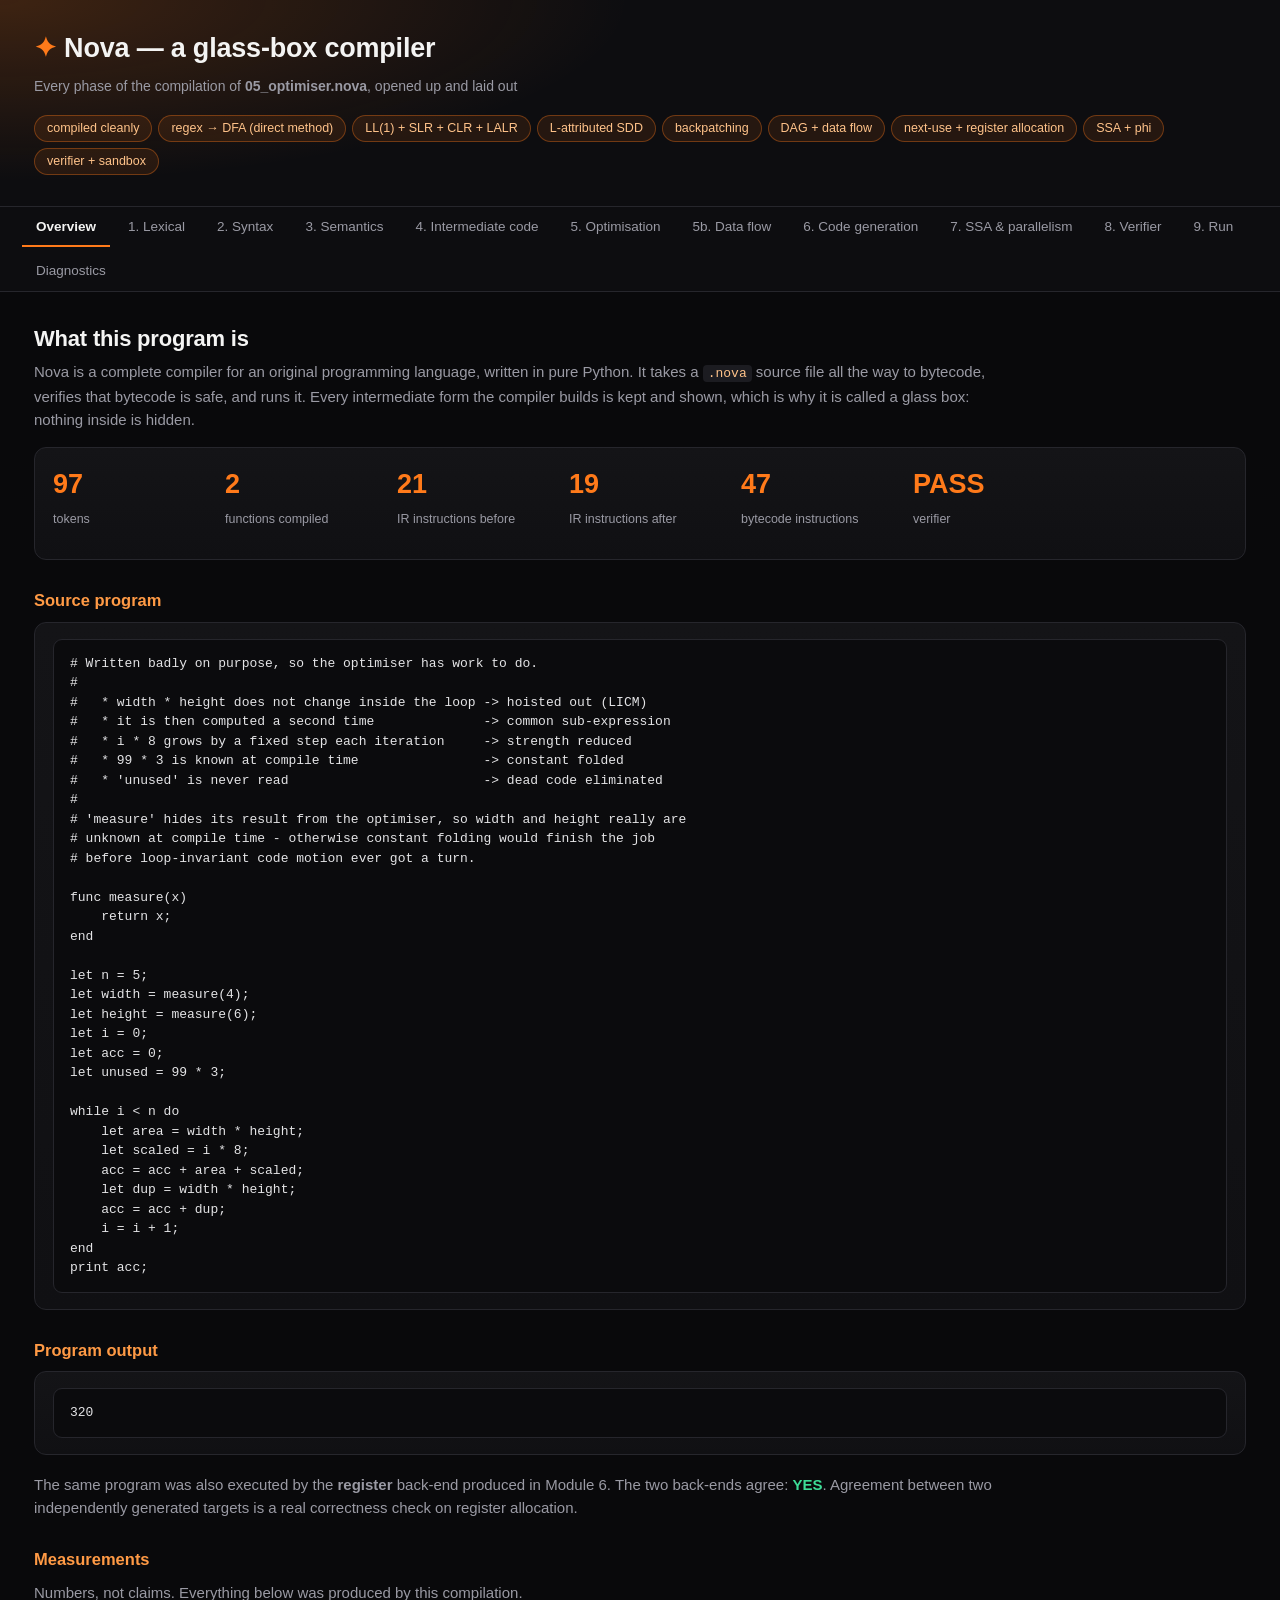
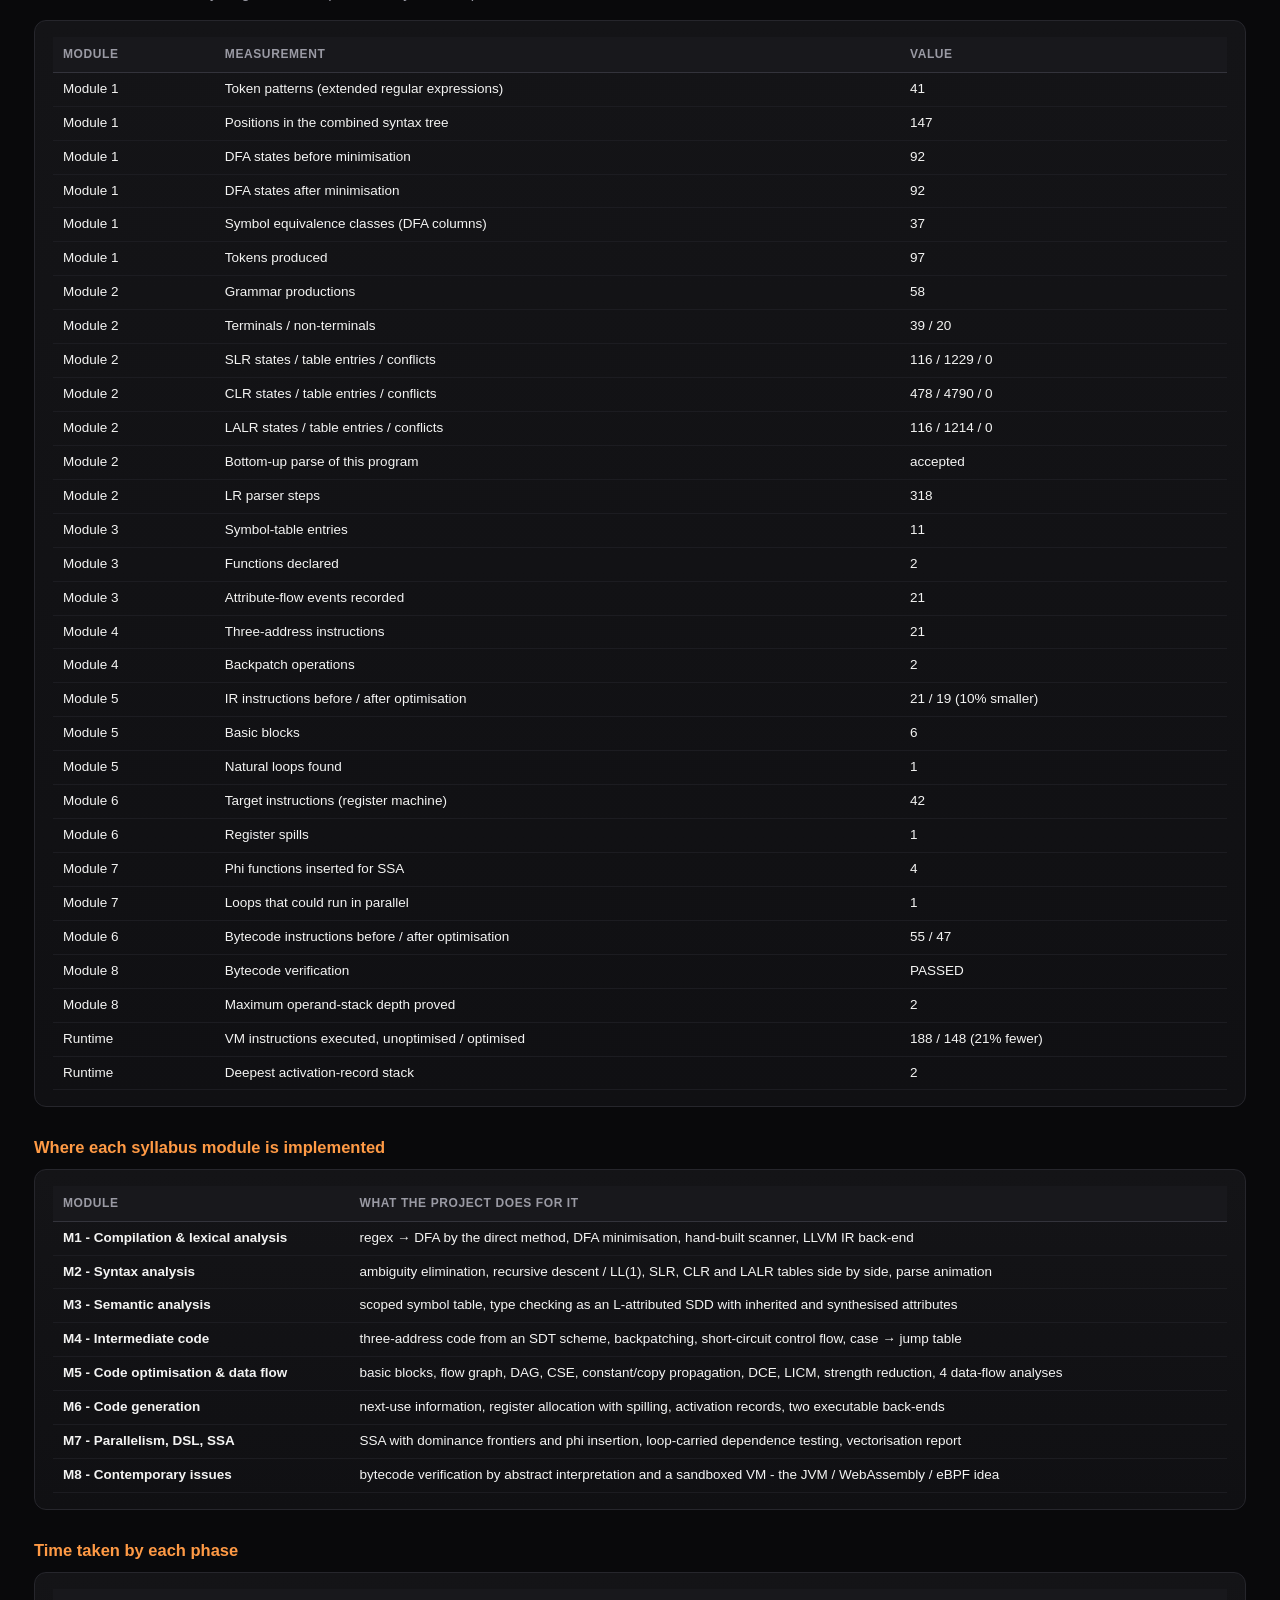
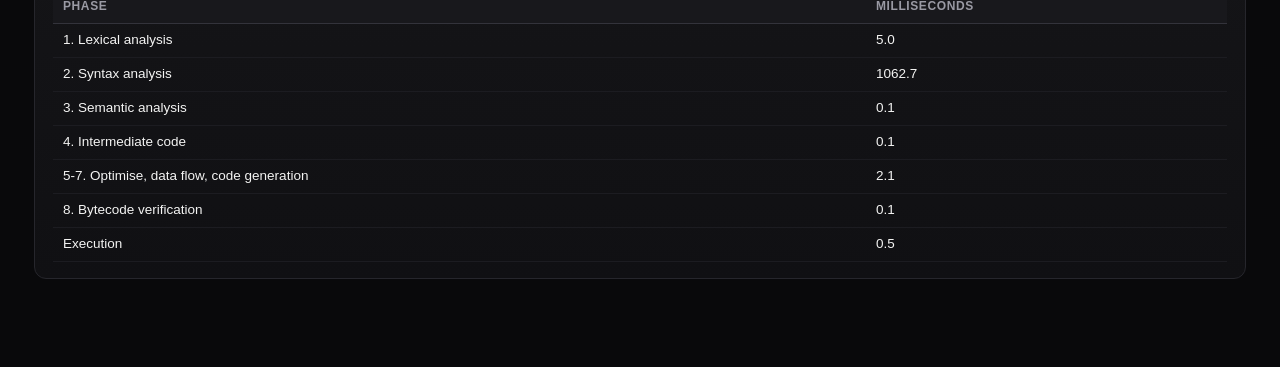
<file: docs/Nova-GlassBox-Report-optimiser.html>
<!doctype html><html><head><meta charset="utf-8">
<title>Nova - Glass-Box Compiler report - 05_optimiser.nova</title>
<style>
:root{
  --ink:#f4f4f3; --muted:#9a9aa4; --line:#26262c; --bg:#09090b; --panel:#121215;
  --accent:#ff7a1a; --accent2:#ff9a45; --warn:#ff5d5d; --ok:#3ddc97;
  --code:#0b0b0d; --head:#18181c;
}
*{box-sizing:border-box}
body{margin:0;background:var(--bg);color:var(--ink);
     font-family:Segoe UI,Calibri,Arial,sans-serif;font-size:15px;line-height:1.55}
header{background:radial-gradient(900px 260px at 0 0,rgba(255,122,26,.20),transparent 70%),
       #0d0d10;color:var(--ink);padding:28px 34px;border-bottom:1px solid var(--line)}
header h1{margin:0 0 6px;font-size:27px;letter-spacing:-.2px}
header h1 b{color:var(--accent)}
header .sub{color:var(--muted);font-size:14px}
header .pills{margin-top:14px}
.pill{display:inline-block;background:rgba(255,122,26,.10);color:#ffc38a;
      border:1px solid rgba(255,122,26,.35);border-radius:20px;
      padding:3px 12px;margin:3px 6px 3px 0;font-size:12.5px}
.pill.bad{background:rgba(255,93,93,.12);color:#ff9d9d;border-color:rgba(255,93,93,.4)}
nav{display:flex;flex-wrap:wrap;gap:4px;background:#0d0d10;padding:0 22px;
    border-bottom:1px solid var(--line);position:sticky;top:0;z-index:2}
nav button{background:transparent;color:var(--muted);border:0;padding:12px 14px 11px;
     cursor:pointer;font-size:13.5px;font-family:inherit;border-bottom:2px solid transparent}
nav button:hover{color:var(--ink)}
nav button.on{color:var(--ink);font-weight:600;border-bottom-color:var(--accent)}
main{padding:26px 34px 70px;max-width:1500px}
section{display:none}
section.on{display:block}
h2{font-size:22px;margin:4px 0 4px;letter-spacing:-.2px}
h3{font-size:16.5px;margin:28px 0 8px;color:var(--accent2)}
p.note{color:var(--muted);margin:2px 0 16px;max-width:960px}
.card{background:linear-gradient(180deg,#141417,#101013);border:1px solid var(--line);
      border-radius:12px;padding:16px 18px;margin:0 0 18px;overflow:auto}
table{border-collapse:collapse;width:100%;font-size:13.5px}
th{background:var(--head);color:var(--muted);text-align:left;padding:8px 10px;
   border-bottom:1px solid #33333b;font-weight:600;white-space:nowrap;font-size:12px;
   text-transform:uppercase;letter-spacing:.05em}
td{padding:6px 10px;border-bottom:1px solid #1c1c21;vertical-align:top}
tr:hover td{background:rgba(255,122,26,.05)}
pre{background:var(--code);color:#e4e4e6;padding:14px 16px;border-radius:9px;
    border:1px solid var(--line);overflow:auto;font-family:Consolas,Courier New,monospace;
    font-size:13px;line-height:1.5;margin:0}
code{font-family:Consolas,Courier New,monospace;background:#1c1c21;color:#ffc38a;
     padding:1px 5px;border-radius:4px;font-size:13px}
.grid{display:grid;grid-template-columns:1fr 1fr;gap:18px}
.stat{display:inline-block;min-width:150px;margin:0 22px 14px 0}
.stat b{display:block;font-size:27px;color:var(--accent)}
.stat span{color:var(--muted);font-size:12.5px}
.ok{color:var(--ok);font-weight:600}
.bad{color:var(--warn);font-weight:600}
.warn{color:var(--accent2);font-weight:600}
.small{font-size:12.5px;color:var(--muted)}
ul.tight{margin:6px 0 0 18px;padding:0}
ul.tight li{margin:3px 0}
@media print{
  :root{--ink:#111;--muted:#555;--line:#ddd;--bg:#fff;--panel:#fff;--code:#f6f6f6;--head:#f2f2f2}
  header,nav{background:#fff;color:#111}
  nav{display:none}
  section{display:block !important;page-break-before:always}
  .card,pre{background:#fff;color:#111}
  code{background:#f2f2f2;color:#8a3a00}
  td{border-bottom-color:#eee}
}
</style></head><body>
<header>
  <h1><b>&#10022;</b> Nova &mdash; a glass-box compiler</h1>
  <div class="sub">Every phase of the compilation of
     <b>05_optimiser.nova</b>, opened up and laid out</div>
  <div class="pills"><span class='pill'>compiled cleanly</span><span class='pill'>regex &rarr; DFA (direct method)</span><span class='pill'>LL(1) + SLR + CLR + LALR</span><span class='pill'>L-attributed SDD</span><span class='pill'>backpatching</span><span class='pill'>DAG + data flow</span><span class='pill'>next-use + register allocation</span><span class='pill'>SSA + phi</span><span class='pill'>verifier + sandbox</span></div>
</header>
<nav><button class="on" onclick="show(0)">Overview</button><button class="" onclick="show(1)">1. Lexical</button><button class="" onclick="show(2)">2. Syntax</button><button class="" onclick="show(3)">3. Semantics</button><button class="" onclick="show(4)">4. Intermediate code</button><button class="" onclick="show(5)">5. Optimisation</button><button class="" onclick="show(6)">5b. Data flow</button><button class="" onclick="show(7)">6. Code generation</button><button class="" onclick="show(8)">7. SSA &amp; parallelism</button><button class="" onclick="show(9)">8. Verifier</button><button class="" onclick="show(10)">9. Run</button><button class="" onclick="show(11)">Diagnostics</button></nav>
<main><section class="on"><h2>What this program is</h2><p class='note'>Nova is a complete compiler for an original programming language, written in pure Python. It takes a <code>.nova</code> source file all the way to bytecode, verifies that bytecode is safe, and runs it. Every intermediate form the compiler builds is kept and shown, which is why it is called a glass box: nothing inside is hidden.</p><div class='card'><div class='stat'><b>97</b><span>tokens</span></div><div class='stat'><b>2</b><span>functions compiled</span></div><div class='stat'><b>21</b><span>IR instructions before</span></div><div class='stat'><b>19</b><span>IR instructions after</span></div><div class='stat'><b>47</b><span>bytecode instructions</span></div><div class='stat'><b>PASS</b><span>verifier</span></div></div><h3>Source program</h3><div class='card'><pre># Written badly on purpose, so the optimiser has work to do.
#
#   * width * height does not change inside the loop -&gt; hoisted out (LICM)
#   * it is then computed a second time              -&gt; common sub-expression
#   * i * 8 grows by a fixed step each iteration     -&gt; strength reduced
#   * 99 * 3 is known at compile time                -&gt; constant folded
#   * &#x27;unused&#x27; is never read                         -&gt; dead code eliminated
#
# &#x27;measure&#x27; hides its result from the optimiser, so width and height really are
# unknown at compile time - otherwise constant folding would finish the job
# before loop-invariant code motion ever got a turn.

func measure(x)
    return x;
end

let n = 5;
let width = measure(4);
let height = measure(6);
let i = 0;
let acc = 0;
let unused = 99 * 3;

while i &lt; n do
    let area = width * height;
    let scaled = i * 8;
    acc = acc + area + scaled;
    let dup = width * height;
    acc = acc + dup;
    i = i + 1;
end
print acc;
</pre></div><h3>Program output</h3><div class='card'><pre>320</pre></div><p class='note'>The same program was also executed by the <b>register</b> back-end produced in Module 6. The two back-ends agree: <span class='ok'>YES</span>. Agreement between two independently generated targets is a real correctness check on register allocation.</p><h3>Measurements</h3><p class='note'>Numbers, not claims. Everything below was produced by this compilation.</p><div class='card'><table><tr><th>Module</th><th>Measurement</th><th>Value</th></tr><tr><td>Module 1</td><td>Token patterns (extended regular expressions)</td><td>41</td></tr><tr><td>Module 1</td><td>Positions in the combined syntax tree</td><td>147</td></tr><tr><td>Module 1</td><td>DFA states before minimisation</td><td>92</td></tr><tr><td>Module 1</td><td>DFA states after minimisation</td><td>92</td></tr><tr><td>Module 1</td><td>Symbol equivalence classes (DFA columns)</td><td>37</td></tr><tr><td>Module 1</td><td>Tokens produced</td><td>97</td></tr><tr><td>Module 2</td><td>Grammar productions</td><td>58</td></tr><tr><td>Module 2</td><td>Terminals / non-terminals</td><td>39 / 20</td></tr><tr><td>Module 2</td><td>SLR states / table entries / conflicts</td><td>116 / 1229 / 0</td></tr><tr><td>Module 2</td><td>CLR states / table entries / conflicts</td><td>478 / 4790 / 0</td></tr><tr><td>Module 2</td><td>LALR states / table entries / conflicts</td><td>116 / 1214 / 0</td></tr><tr><td>Module 2</td><td>Bottom-up parse of this program</td><td>accepted</td></tr><tr><td>Module 2</td><td>LR parser steps</td><td>318</td></tr><tr><td>Module 3</td><td>Symbol-table entries</td><td>11</td></tr><tr><td>Module 3</td><td>Functions declared</td><td>2</td></tr><tr><td>Module 3</td><td>Attribute-flow events recorded</td><td>21</td></tr><tr><td>Module 4</td><td>Three-address instructions</td><td>21</td></tr><tr><td>Module 4</td><td>Backpatch operations</td><td>2</td></tr><tr><td>Module 5</td><td>IR instructions before / after optimisation</td><td>21 / 19  (10% smaller)</td></tr><tr><td>Module 5</td><td>Basic blocks</td><td>6</td></tr><tr><td>Module 5</td><td>Natural loops found</td><td>1</td></tr><tr><td>Module 6</td><td>Target instructions (register machine)</td><td>42</td></tr><tr><td>Module 6</td><td>Register spills</td><td>1</td></tr><tr><td>Module 7</td><td>Phi functions inserted for SSA</td><td>4</td></tr><tr><td>Module 7</td><td>Loops that could run in parallel</td><td>1</td></tr><tr><td>Module 6</td><td>Bytecode instructions before / after optimisation</td><td>55 / 47</td></tr><tr><td>Module 8</td><td>Bytecode verification</td><td>PASSED</td></tr><tr><td>Module 8</td><td>Maximum operand-stack depth proved</td><td>2</td></tr><tr><td>Runtime</td><td>VM instructions executed, unoptimised / optimised</td><td>188 / 148  (21% fewer)</td></tr><tr><td>Runtime</td><td>Deepest activation-record stack</td><td>2</td></tr></table></div><h3>Where each syllabus module is implemented</h3><div class='card'><table><tr><th>Module</th><th>What the project does for it</th></tr><tr><td><b>M1 - Compilation &amp; lexical analysis</b></td><td>regex &rarr; DFA by the direct method, DFA minimisation, hand-built scanner, LLVM IR back-end</td></tr><tr><td><b>M2 - Syntax analysis</b></td><td>ambiguity elimination, recursive descent / LL(1), SLR, CLR and LALR tables side by side, parse animation</td></tr><tr><td><b>M3 - Semantic analysis</b></td><td>scoped symbol table, type checking as an L-attributed SDD with inherited and synthesised attributes</td></tr><tr><td><b>M4 - Intermediate code</b></td><td>three-address code from an SDT scheme, backpatching, short-circuit control flow, case &rarr; jump table</td></tr><tr><td><b>M5 - Code optimisation &amp; data flow</b></td><td>basic blocks, flow graph, DAG, CSE, constant/copy propagation, DCE, LICM, strength reduction, 4 data-flow analyses</td></tr><tr><td><b>M6 - Code generation</b></td><td>next-use information, register allocation with spilling, activation records, two executable back-ends</td></tr><tr><td><b>M7 - Parallelism, DSL, SSA</b></td><td>SSA with dominance frontiers and phi insertion, loop-carried dependence testing, vectorisation report</td></tr><tr><td><b>M8 - Contemporary issues</b></td><td>bytecode verification by abstract interpretation and a sandboxed VM - the JVM / WebAssembly / eBPF idea</td></tr></table></div><h3>Time taken by each phase</h3><div class='card'><table><tr><th>Phase</th><th>Milliseconds</th></tr><tr><td>1. Lexical analysis</td><td>5.0</td></tr><tr><td>2. Syntax analysis</td><td>1062.7</td></tr><tr><td>3. Semantic analysis</td><td>0.1</td></tr><tr><td>4. Intermediate code</td><td>0.1</td></tr><tr><td>5-7. Optimise, data flow, code generation</td><td>2.1</td></tr><tr><td>8. Bytecode verification</td><td>0.1</td></tr><tr><td>Execution</td><td>0.5</td></tr></table></div></section><section class=""><h2>Module 1 &mdash; Lexical analysis</h2><p class='note'>Each token is written as an extended regular expression. Those expressions are combined into one syntax tree, and <code>nullable</code>, <code>firstpos</code>, <code>lastpos</code> and <code>followpos</code> are computed on it &mdash; the <b>direct method</b>, which builds the DFA without ever constructing an NFA. The DFA is then minimised and used to scan the input with the longest-match rule. Python's <code>re</code> module is never imported.</p><div class='card'><div class='stat'><b>41</b><span>regular expressions</span></div><div class='stat'><b>147</b><span>leaf positions</span></div><div class='stat'><b>92</b><span>DFA states built</span></div><div class='stat'><b>92</b><span>after minimisation</span></div><div class='stat'><b>37</b><span>symbol classes</span></div></div><h3>The token specifications</h3><div class='card'><table><tr><th>#</th><th>Token</th><th>Extended regular expression</th></tr><tr><td>0</td><td>WS</td><td>[ \t\r\n]+</td></tr><tr><td>1</td><td>COMMENT</td><td>#[^\n]*</td></tr><tr><td>2</td><td>LET</td><td>let</td></tr><tr><td>3</td><td>IF</td><td>if</td></tr><tr><td>4</td><td>THEN</td><td>then</td></tr><tr><td>5</td><td>ELSE</td><td>else</td></tr><tr><td>6</td><td>END</td><td>end</td></tr><tr><td>7</td><td>WHILE</td><td>while</td></tr><tr><td>8</td><td>DO</td><td>do</td></tr><tr><td>9</td><td>CASE</td><td>case</td></tr><tr><td>10</td><td>OF</td><td>of</td></tr><tr><td>11</td><td>WHEN</td><td>when</td></tr><tr><td>12</td><td>OTHERWISE</td><td>otherwise</td></tr><tr><td>13</td><td>FUNC</td><td>func</td></tr><tr><td>14</td><td>RETURN</td><td>return</td></tr><tr><td>15</td><td>PRINT</td><td>print</td></tr><tr><td>16</td><td>AND</td><td>and</td></tr><tr><td>17</td><td>OR</td><td>or</td></tr><tr><td>18</td><td>NOT</td><td>not</td></tr><tr><td>19</td><td>TRUE</td><td>true</td></tr><tr><td>20</td><td>FALSE</td><td>false</td></tr><tr><td>21</td><td>NUMBER</td><td>[0-9]+</td></tr><tr><td>22</td><td>STRING</td><td>\&quot;[^\&quot;\n]*\&quot;</td></tr><tr><td>23</td><td>IDENT</td><td>[A-Za-z_][A-Za-z0-9_]*</td></tr><tr><td>24</td><td>EQ</td><td>==</td></tr><tr><td>25</td><td>NE</td><td>!=</td></tr><tr><td>26</td><td>LE</td><td>&lt;=</td></tr><tr><td>27</td><td>GE</td><td>&gt;=</td></tr><tr><td>28</td><td>ASSIGN</td><td>=</td></tr><tr><td>29</td><td>LT</td><td>&lt;</td></tr><tr><td>30</td><td>GT</td><td>&gt;</td></tr><tr><td>31</td><td>PLUS</td><td>\+</td></tr><tr><td>32</td><td>MINUS</td><td>-</td></tr><tr><td>33</td><td>STAR</td><td>\*</td></tr><tr><td>34</td><td>SLASH</td><td>/</td></tr><tr><td>35</td><td>PERCENT</td><td>%</td></tr><tr><td>36</td><td>LPAREN</td><td>\(</td></tr><tr><td>37</td><td>RPAREN</td><td>\)</td></tr><tr><td>38</td><td>COMMA</td><td>,</td></tr><tr><td>39</td><td>SEMI</td><td>;</td></tr><tr><td>40</td><td>COLON</td><td>:</td></tr></table></div><h3>followpos table (the direct method)</h3><p class='note'>followpos(i) is the set of positions that can legally come straight after position i. The DFA states are simply sets of positions, and this table is what generates them.</p><div class='card'><table><tr><th>Position</th><th>Symbol at that position</th><th>followpos</th></tr><tr><td>1</td><td>[ ]</td><td>{2, 3}</td></tr><tr><td>2</td><td>[ ]</td><td>{2, 3}</td></tr><tr><td>3</td><td>#WS</td><td>{}</td></tr><tr><td>4</td><td>#</td><td>{5, 6}</td></tr><tr><td>5</td><td>[^]</td><td>{5, 6}</td></tr><tr><td>6</td><td>#COMMENT</td><td>{}</td></tr><tr><td>7</td><td>l</td><td>{8}</td></tr><tr><td>8</td><td>e</td><td>{9}</td></tr><tr><td>9</td><td>t</td><td>{10}</td></tr><tr><td>10</td><td>#LET</td><td>{}</td></tr><tr><td>11</td><td>i</td><td>{12}</td></tr><tr><td>12</td><td>f</td><td>{13}</td></tr><tr><td>13</td><td>#IF</td><td>{}</td></tr><tr><td>14</td><td>t</td><td>{15}</td></tr><tr><td>15</td><td>h</td><td>{16}</td></tr><tr><td>16</td><td>e</td><td>{17}</td></tr><tr><td>17</td><td>n</td><td>{18}</td></tr><tr><td>18</td><td>#THEN</td><td>{}</td></tr><tr><td>19</td><td>e</td><td>{20}</td></tr><tr><td>20</td><td>l</td><td>{21}</td></tr><tr><td>21</td><td>s</td><td>{22}</td></tr><tr><td>22</td><td>e</td><td>{23}</td></tr><tr><td>23</td><td>#ELSE</td><td>{}</td></tr><tr><td>24</td><td>e</td><td>{25}</td></tr><tr><td>25</td><td>n</td><td>{26}</td></tr><tr><td>26</td><td>d</td><td>{27}</td></tr><tr><td>27</td><td>#END</td><td>{}</td></tr><tr><td>28</td><td>w</td><td>{29}</td></tr><tr><td>29</td><td>h</td><td>{30}</td></tr><tr><td>30</td><td>i</td><td>{31}</td></tr><tr><td>31</td><td>l</td><td>{32}</td></tr><tr><td>32</td><td>e</td><td>{33}</td></tr><tr><td>33</td><td>#WHILE</td><td>{}</td></tr><tr><td>34</td><td>d</td><td>{35}</td></tr><tr><td>35</td><td>o</td><td>{36}</td></tr><tr><td>36</td><td>#DO</td><td>{}</td></tr><tr><td>37</td><td>c</td><td>{38}</td></tr><tr><td>38</td><td>a</td><td>{39}</td></tr><tr><td>39</td><td>s</td><td>{40}</td></tr><tr><td>40</td><td>e</td><td>{41}</td></tr><tr><td>41</td><td>#CASE</td><td>{}</td></tr><tr><td>42</td><td>o</td><td>{43}</td></tr><tr><td>43</td><td>f</td><td>{44}</td></tr><tr><td>44</td><td>#OF</td><td>{}</td></tr><tr><td>45</td><td>w</td><td>{46}</td></tr><tr><td>46</td><td>h</td><td>{47}</td></tr><tr><td>47</td><td>e</td><td>{48}</td></tr><tr><td>48</td><td>n</td><td>{49}</td></tr><tr><td>49</td><td>#WHEN</td><td>{}</td></tr><tr><td>50</td><td>o</td><td>{51}</td></tr><tr><td>51</td><td>t</td><td>{52}</td></tr><tr><td>52</td><td>h</td><td>{53}</td></tr><tr><td>53</td><td>e</td><td>{54}</td></tr><tr><td>54</td><td>r</td><td>{55}</td></tr><tr><td>55</td><td>w</td><td>{56}</td></tr><tr><td>56</td><td>i</td><td>{57}</td></tr><tr><td>57</td><td>s</td><td>{58}</td></tr><tr><td>58</td><td>e</td><td>{59}</td></tr><tr><td>59</td><td>#OTHERWISE</td><td>{}</td></tr><tr><td>60</td><td>f</td><td>{61}</td></tr></table></div><h3>The minimised DFA</h3><div class='card'><table><tr><th>State</th><th>Accepts</th><th>Transitions</th></tr><tr><td>-&gt;S0</td><td></td><td>[\t,\r,␠]-&gt;1, \n-&gt;1, !-&gt;2, &quot;-&gt;3, #-&gt;4, %-&gt;5, (-&gt;6, )-&gt;7, *-&gt;8, +-&gt;9, ,-&gt;10, --&gt;11, /-&gt;12, [0-9]-&gt;13, :-&gt;14, ;-&gt;15, &lt;-&gt;16, =-&gt;17, &gt;-&gt;18, [37 chars]-&gt;19, a-&gt;20, c-&gt;21, d-&gt;22, e-&gt;23, f-&gt;24, h-&gt;19, i-&gt;25, l-&gt;26, n-&gt;27, o-&gt;28, p-&gt;29, r-&gt;30, s-&gt;19, t-&gt;31, u-&gt;19, w-&gt;32</td></tr><tr><td>S1</td><td>WS</td><td>[\t,\r,␠]-&gt;1, \n-&gt;1</td></tr><tr><td>S2</td><td></td><td>=-&gt;33</td></tr><tr><td>S3</td><td></td><td>[\t,\r,␠]-&gt;3, !-&gt;3, &quot;-&gt;34, #-&gt;3, [15 chars]-&gt;3, %-&gt;3, (-&gt;3, )-&gt;3, *-&gt;3, +-&gt;3, ,-&gt;3, --&gt;3, /-&gt;3, [0-9]-&gt;3, :-&gt;3, ;-&gt;3, &lt;-&gt;3, =-&gt;3, &gt;-&gt;3, [37 chars]-&gt;3, a-&gt;3, c-&gt;3, d-&gt;3, e-&gt;3, f-&gt;3, h-&gt;3, i-&gt;3, l-&gt;3, n-&gt;3, o-&gt;3, p-&gt;3, r-&gt;3, s-&gt;3, t-&gt;3, u-&gt;3, w-&gt;3</td></tr><tr><td>S4</td><td>COMMENT</td><td>[\t,\r,␠]-&gt;4, !-&gt;4, &quot;-&gt;4, #-&gt;4, [15 chars]-&gt;4, %-&gt;4, (-&gt;4, )-&gt;4, *-&gt;4, +-&gt;4, ,-&gt;4, --&gt;4, /-&gt;4, [0-9]-&gt;4, :-&gt;4, ;-&gt;4, &lt;-&gt;4, =-&gt;4, &gt;-&gt;4, [37 chars]-&gt;4, a-&gt;4, c-&gt;4, d-&gt;4, e-&gt;4, f-&gt;4, h-&gt;4, i-&gt;4, l-&gt;4, n-&gt;4, o-&gt;4, p-&gt;4, r-&gt;4, s-&gt;4, t-&gt;4, u-&gt;4, w-&gt;4</td></tr><tr><td>S5</td><td>PERCENT</td><td>(dead end)</td></tr><tr><td>S6</td><td>LPAREN</td><td>(dead end)</td></tr><tr><td>S7</td><td>RPAREN</td><td>(dead end)</td></tr><tr><td>S8</td><td>STAR</td><td>(dead end)</td></tr><tr><td>S9</td><td>PLUS</td><td>(dead end)</td></tr><tr><td>S10</td><td>COMMA</td><td>(dead end)</td></tr><tr><td>S11</td><td>MINUS</td><td>(dead end)</td></tr><tr><td>S12</td><td>SLASH</td><td>(dead end)</td></tr><tr><td>S13</td><td>NUMBER</td><td>[0-9]-&gt;13</td></tr><tr><td>S14</td><td>COLON</td><td>(dead end)</td></tr><tr><td>S15</td><td>SEMI</td><td>(dead end)</td></tr><tr><td>S16</td><td>LT</td><td>=-&gt;35</td></tr><tr><td>S17</td><td>ASSIGN</td><td>=-&gt;36</td></tr><tr><td>S18</td><td>GT</td><td>=-&gt;37</td></tr><tr><td>S19</td><td>IDENT</td><td>[0-9]-&gt;19, [37 chars]-&gt;19, a-&gt;19, c-&gt;19, d-&gt;19, e-&gt;19, f-&gt;19, h-&gt;19, i-&gt;19, l-&gt;19, n-&gt;19, o-&gt;19, p-&gt;19, r-&gt;19, s-&gt;19, t-&gt;19, u-&gt;19, w-&gt;19</td></tr><tr><td>S20</td><td>IDENT</td><td>[0-9]-&gt;19, [37 chars]-&gt;19, a-&gt;19, c-&gt;19, d-&gt;19, e-&gt;19, f-&gt;19, h-&gt;19, i-&gt;19, l-&gt;19, n-&gt;38, o-&gt;19, p-&gt;19, r-&gt;19, s-&gt;19, t-&gt;19, u-&gt;19, w-&gt;19</td></tr><tr><td>S21</td><td>IDENT</td><td>[0-9]-&gt;19, [37 chars]-&gt;19, a-&gt;39, c-&gt;19, d-&gt;19, e-&gt;19, f-&gt;19, h-&gt;19, i-&gt;19, l-&gt;19, n-&gt;19, o-&gt;19, p-&gt;19, r-&gt;19, s-&gt;19, t-&gt;19, u-&gt;19, w-&gt;19</td></tr><tr><td>S22</td><td>IDENT</td><td>[0-9]-&gt;19, [37 chars]-&gt;19, a-&gt;19, c-&gt;19, d-&gt;19, e-&gt;19, f-&gt;19, h-&gt;19, i-&gt;19, l-&gt;19, n-&gt;19, o-&gt;40, p-&gt;19, r-&gt;19, s-&gt;19, t-&gt;19, u-&gt;19, w-&gt;19</td></tr><tr><td>S23</td><td>IDENT</td><td>[0-9]-&gt;19, [37 chars]-&gt;19, a-&gt;19, c-&gt;19, d-&gt;19, e-&gt;19, f-&gt;19, h-&gt;19, i-&gt;19, l-&gt;41, n-&gt;42, o-&gt;19, p-&gt;19, r-&gt;19, s-&gt;19, t-&gt;19, u-&gt;19, w-&gt;19</td></tr><tr><td>S24</td><td>IDENT</td><td>[0-9]-&gt;19, [37 chars]-&gt;19, a-&gt;43, c-&gt;19, d-&gt;19, e-&gt;19, f-&gt;19, h-&gt;19, i-&gt;19, l-&gt;19, n-&gt;19, o-&gt;19, p-&gt;19, r-&gt;19, s-&gt;19, t-&gt;19, u-&gt;44, w-&gt;19</td></tr><tr><td>S25</td><td>IDENT</td><td>[0-9]-&gt;19, [37 chars]-&gt;19, a-&gt;19, c-&gt;19, d-&gt;19, e-&gt;19, f-&gt;45, h-&gt;19, i-&gt;19, l-&gt;19, n-&gt;19, o-&gt;19, p-&gt;19, r-&gt;19, s-&gt;19, t-&gt;19, u-&gt;19, w-&gt;19</td></tr><tr><td>S26</td><td>IDENT</td><td>[0-9]-&gt;19, [37 chars]-&gt;19, a-&gt;19, c-&gt;19, d-&gt;19, e-&gt;46, f-&gt;19, h-&gt;19, i-&gt;19, l-&gt;19, n-&gt;19, o-&gt;19, p-&gt;19, r-&gt;19, s-&gt;19, t-&gt;19, u-&gt;19, w-&gt;19</td></tr><tr><td>S27</td><td>IDENT</td><td>[0-9]-&gt;19, [37 chars]-&gt;19, a-&gt;19, c-&gt;19, d-&gt;19, e-&gt;19, f-&gt;19, h-&gt;19, i-&gt;19, l-&gt;19, n-&gt;19, o-&gt;47, p-&gt;19, r-&gt;19, s-&gt;19, t-&gt;19, u-&gt;19, w-&gt;19</td></tr><tr><td>S28</td><td>IDENT</td><td>[0-9]-&gt;19, [37 chars]-&gt;19, a-&gt;19, c-&gt;19, d-&gt;19, e-&gt;19, f-&gt;48, h-&gt;19, i-&gt;19, l-&gt;19, n-&gt;19, o-&gt;19, p-&gt;19, r-&gt;49, s-&gt;19, t-&gt;50, u-&gt;19, w-&gt;19</td></tr><tr><td>S29</td><td>IDENT</td><td>[0-9]-&gt;19, [37 chars]-&gt;19, a-&gt;19, c-&gt;19, d-&gt;19, e-&gt;19, f-&gt;19, h-&gt;19, i-&gt;19, l-&gt;19, n-&gt;19, o-&gt;19, p-&gt;19, r-&gt;51, s-&gt;19, t-&gt;19, u-&gt;19, w-&gt;19</td></tr><tr><td>S30</td><td>IDENT</td><td>[0-9]-&gt;19, [37 chars]-&gt;19, a-&gt;19, c-&gt;19, d-&gt;19, e-&gt;52, f-&gt;19, h-&gt;19, i-&gt;19, l-&gt;19, n-&gt;19, o-&gt;19, p-&gt;19, r-&gt;19, s-&gt;19, t-&gt;19, u-&gt;19, w-&gt;19</td></tr><tr><td>S31</td><td>IDENT</td><td>[0-9]-&gt;19, [37 chars]-&gt;19, a-&gt;19, c-&gt;19, d-&gt;19, e-&gt;19, f-&gt;19, h-&gt;53, i-&gt;19, l-&gt;19, n-&gt;19, o-&gt;19, p-&gt;19, r-&gt;54, s-&gt;19, t-&gt;19, u-&gt;19, w-&gt;19</td></tr><tr><td>S32</td><td>IDENT</td><td>[0-9]-&gt;19, [37 chars]-&gt;19, a-&gt;19, c-&gt;19, d-&gt;19, e-&gt;19, f-&gt;19, h-&gt;55, i-&gt;19, l-&gt;19, n-&gt;19, o-&gt;19, p-&gt;19, r-&gt;19, s-&gt;19, t-&gt;19, u-&gt;19, w-&gt;19</td></tr><tr><td>S33</td><td>NE</td><td>(dead end)</td></tr><tr><td>S34</td><td>STRING</td><td>(dead end)</td></tr><tr><td>S35</td><td>LE</td><td>(dead end)</td></tr><tr><td>S36</td><td>EQ</td><td>(dead end)</td></tr><tr><td>S37</td><td>GE</td><td>(dead end)</td></tr><tr><td>S38</td><td>IDENT</td><td>[0-9]-&gt;19, [37 chars]-&gt;19, a-&gt;19, c-&gt;19, d-&gt;56, e-&gt;19, f-&gt;19, h-&gt;19, i-&gt;19, l-&gt;19, n-&gt;19, o-&gt;19, p-&gt;19, r-&gt;19, s-&gt;19, t-&gt;19, u-&gt;19, w-&gt;19</td></tr><tr><td>S39</td><td>IDENT</td><td>[0-9]-&gt;19, [37 chars]-&gt;19, a-&gt;19, c-&gt;19, d-&gt;19, e-&gt;19, f-&gt;19, h-&gt;19, i-&gt;19, l-&gt;19, n-&gt;19, o-&gt;19, p-&gt;19, r-&gt;19, s-&gt;57, t-&gt;19, u-&gt;19, w-&gt;19</td></tr><tr><td>S40</td><td>DO</td><td>[0-9]-&gt;19, [37 chars]-&gt;19, a-&gt;19, c-&gt;19, d-&gt;19, e-&gt;19, f-&gt;19, h-&gt;19, i-&gt;19, l-&gt;19, n-&gt;19, o-&gt;19, p-&gt;19, r-&gt;19, s-&gt;19, t-&gt;19, u-&gt;19, w-&gt;19</td></tr><tr><td>S41</td><td>IDENT</td><td>[0-9]-&gt;19, [37 chars]-&gt;19, a-&gt;19, c-&gt;19, d-&gt;19, e-&gt;19, f-&gt;19, h-&gt;19, i-&gt;19, l-&gt;19, n-&gt;19, o-&gt;19, p-&gt;19, r-&gt;19, s-&gt;58, t-&gt;19, u-&gt;19, w-&gt;19</td></tr><tr><td>S42</td><td>IDENT</td><td>[0-9]-&gt;19, [37 chars]-&gt;19, a-&gt;19, c-&gt;19, d-&gt;59, e-&gt;19, f-&gt;19, h-&gt;19, i-&gt;19, l-&gt;19, n-&gt;19, o-&gt;19, p-&gt;19, r-&gt;19, s-&gt;19, t-&gt;19, u-&gt;19, w-&gt;19</td></tr><tr><td>S43</td><td>IDENT</td><td>[0-9]-&gt;19, [37 chars]-&gt;19, a-&gt;19, c-&gt;19, d-&gt;19, e-&gt;19, f-&gt;19, h-&gt;19, i-&gt;19, l-&gt;60, n-&gt;19, o-&gt;19, p-&gt;19, r-&gt;19, s-&gt;19, t-&gt;19, u-&gt;19, w-&gt;19</td></tr><tr><td>S44</td><td>IDENT</td><td>[0-9]-&gt;19, [37 chars]-&gt;19, a-&gt;19, c-&gt;19, d-&gt;19, e-&gt;19, f-&gt;19, h-&gt;19, i-&gt;19, l-&gt;19, n-&gt;61, o-&gt;19, p-&gt;19, r-&gt;19, s-&gt;19, t-&gt;19, u-&gt;19, w-&gt;19</td></tr><tr><td>S45</td><td>IF</td><td>[0-9]-&gt;19, [37 chars]-&gt;19, a-&gt;19, c-&gt;19, d-&gt;19, e-&gt;19, f-&gt;19, h-&gt;19, i-&gt;19, l-&gt;19, n-&gt;19, o-&gt;19, p-&gt;19, r-&gt;19, s-&gt;19, t-&gt;19, u-&gt;19, w-&gt;19</td></tr><tr><td>S46</td><td>IDENT</td><td>[0-9]-&gt;19, [37 chars]-&gt;19, a-&gt;19, c-&gt;19, d-&gt;19, e-&gt;19, f-&gt;19, h-&gt;19, i-&gt;19, l-&gt;19, n-&gt;19, o-&gt;19, p-&gt;19, r-&gt;19, s-&gt;19, t-&gt;62, u-&gt;19, w-&gt;19</td></tr><tr><td>S47</td><td>IDENT</td><td>[0-9]-&gt;19, [37 chars]-&gt;19, a-&gt;19, c-&gt;19, d-&gt;19, e-&gt;19, f-&gt;19, h-&gt;19, i-&gt;19, l-&gt;19, n-&gt;19, o-&gt;19, p-&gt;19, r-&gt;19, s-&gt;19, t-&gt;63, u-&gt;19, w-&gt;19</td></tr><tr><td>S48</td><td>OF</td><td>[0-9]-&gt;19, [37 chars]-&gt;19, a-&gt;19, c-&gt;19, d-&gt;19, e-&gt;19, f-&gt;19, h-&gt;19, i-&gt;19, l-&gt;19, n-&gt;19, o-&gt;19, p-&gt;19, r-&gt;19, s-&gt;19, t-&gt;19, u-&gt;19, w-&gt;19</td></tr><tr><td>S49</td><td>OR</td><td>[0-9]-&gt;19, [37 chars]-&gt;19, a-&gt;19, c-&gt;19, d-&gt;19, e-&gt;19, f-&gt;19, h-&gt;19, i-&gt;19, l-&gt;19, n-&gt;19, o-&gt;19, p-&gt;19, r-&gt;19, s-&gt;19, t-&gt;19, u-&gt;19, w-&gt;19</td></tr><tr><td>S50</td><td>IDENT</td><td>[0-9]-&gt;19, [37 chars]-&gt;19, a-&gt;19, c-&gt;19, d-&gt;19, e-&gt;19, f-&gt;19, h-&gt;64, i-&gt;19, l-&gt;19, n-&gt;19, o-&gt;19, p-&gt;19, r-&gt;19, s-&gt;19, t-&gt;19, u-&gt;19, w-&gt;19</td></tr><tr><td>S51</td><td>IDENT</td><td>[0-9]-&gt;19, [37 chars]-&gt;19, a-&gt;19, c-&gt;19, d-&gt;19, e-&gt;19, f-&gt;19, h-&gt;19, i-&gt;65, l-&gt;19, n-&gt;19, o-&gt;19, p-&gt;19, r-&gt;19, s-&gt;19, t-&gt;19, u-&gt;19, w-&gt;19</td></tr><tr><td>S52</td><td>IDENT</td><td>[0-9]-&gt;19, [37 chars]-&gt;19, a-&gt;19, c-&gt;19, d-&gt;19, e-&gt;19, f-&gt;19, h-&gt;19, i-&gt;19, l-&gt;19, n-&gt;19, o-&gt;19, p-&gt;19, r-&gt;19, s-&gt;19, t-&gt;66, u-&gt;19, w-&gt;19</td></tr><tr><td>S53</td><td>IDENT</td><td>[0-9]-&gt;19, [37 chars]-&gt;19, a-&gt;19, c-&gt;19, d-&gt;19, e-&gt;67, f-&gt;19, h-&gt;19, i-&gt;19, l-&gt;19, n-&gt;19, o-&gt;19, p-&gt;19, r-&gt;19, s-&gt;19, t-&gt;19, u-&gt;19, w-&gt;19</td></tr><tr><td>S54</td><td>IDENT</td><td>[0-9]-&gt;19, [37 chars]-&gt;19, a-&gt;19, c-&gt;19, d-&gt;19, e-&gt;19, f-&gt;19, h-&gt;19, i-&gt;19, l-&gt;19, n-&gt;19, o-&gt;19, p-&gt;19, r-&gt;19, s-&gt;19, t-&gt;19, u-&gt;68, w-&gt;19</td></tr><tr><td>S55</td><td>IDENT</td><td>[0-9]-&gt;19, [37 chars]-&gt;19, a-&gt;19, c-&gt;19, d-&gt;19, e-&gt;69, f-&gt;19, h-&gt;19, i-&gt;70, l-&gt;19, n-&gt;19, o-&gt;19, p-&gt;19, r-&gt;19, s-&gt;19, t-&gt;19, u-&gt;19, w-&gt;19</td></tr><tr><td>S56</td><td>AND</td><td>[0-9]-&gt;19, [37 chars]-&gt;19, a-&gt;19, c-&gt;19, d-&gt;19, e-&gt;19, f-&gt;19, h-&gt;19, i-&gt;19, l-&gt;19, n-&gt;19, o-&gt;19, p-&gt;19, r-&gt;19, s-&gt;19, t-&gt;19, u-&gt;19, w-&gt;19</td></tr><tr><td>S57</td><td>IDENT</td><td>[0-9]-&gt;19, [37 chars]-&gt;19, a-&gt;19, c-&gt;19, d-&gt;19, e-&gt;71, f-&gt;19, h-&gt;19, i-&gt;19, l-&gt;19, n-&gt;19, o-&gt;19, p-&gt;19, r-&gt;19, s-&gt;19, t-&gt;19, u-&gt;19, w-&gt;19</td></tr><tr><td>S58</td><td>IDENT</td><td>[0-9]-&gt;19, [37 chars]-&gt;19, a-&gt;19, c-&gt;19, d-&gt;19, e-&gt;72, f-&gt;19, h-&gt;19, i-&gt;19, l-&gt;19, n-&gt;19, o-&gt;19, p-&gt;19, r-&gt;19, s-&gt;19, t-&gt;19, u-&gt;19, w-&gt;19</td></tr><tr><td>S59</td><td>END</td><td>[0-9]-&gt;19, [37 chars]-&gt;19, a-&gt;19, c-&gt;19, d-&gt;19, e-&gt;19, f-&gt;19, h-&gt;19, i-&gt;19, l-&gt;19, n-&gt;19, o-&gt;19, p-&gt;19, r-&gt;19, s-&gt;19, t-&gt;19, u-&gt;19, w-&gt;19</td></tr><tr><td>S60</td><td>IDENT</td><td>[0-9]-&gt;19, [37 chars]-&gt;19, a-&gt;19, c-&gt;19, d-&gt;19, e-&gt;19, f-&gt;19, h-&gt;19, i-&gt;19, l-&gt;19, n-&gt;19, o-&gt;19, p-&gt;19, r-&gt;19, s-&gt;73, t-&gt;19, u-&gt;19, w-&gt;19</td></tr><tr><td>S61</td><td>IDENT</td><td>[0-9]-&gt;19, [37 chars]-&gt;19, a-&gt;19, c-&gt;74, d-&gt;19, e-&gt;19, f-&gt;19, h-&gt;19, i-&gt;19, l-&gt;19, n-&gt;19, o-&gt;19, p-&gt;19, r-&gt;19, s-&gt;19, t-&gt;19, u-&gt;19, w-&gt;19</td></tr><tr><td>S62</td><td>LET</td><td>[0-9]-&gt;19, [37 chars]-&gt;19, a-&gt;19, c-&gt;19, d-&gt;19, e-&gt;19, f-&gt;19, h-&gt;19, i-&gt;19, l-&gt;19, n-&gt;19, o-&gt;19, p-&gt;19, r-&gt;19, s-&gt;19, t-&gt;19, u-&gt;19, w-&gt;19</td></tr><tr><td>S63</td><td>NOT</td><td>[0-9]-&gt;19, [37 chars]-&gt;19, a-&gt;19, c-&gt;19, d-&gt;19, e-&gt;19, f-&gt;19, h-&gt;19, i-&gt;19, l-&gt;19, n-&gt;19, o-&gt;19, p-&gt;19, r-&gt;19, s-&gt;19, t-&gt;19, u-&gt;19, w-&gt;19</td></tr><tr><td>S64</td><td>IDENT</td><td>[0-9]-&gt;19, [37 chars]-&gt;19, a-&gt;19, c-&gt;19, d-&gt;19, e-&gt;75, f-&gt;19, h-&gt;19, i-&gt;19, l-&gt;19, n-&gt;19, o-&gt;19, p-&gt;19, r-&gt;19, s-&gt;19, t-&gt;19, u-&gt;19, w-&gt;19</td></tr><tr><td>S65</td><td>IDENT</td><td>[0-9]-&gt;19, [37 chars]-&gt;19, a-&gt;19, c-&gt;19, d-&gt;19, e-&gt;19, f-&gt;19, h-&gt;19, i-&gt;19, l-&gt;19, n-&gt;76, o-&gt;19, p-&gt;19, r-&gt;19, s-&gt;19, t-&gt;19, u-&gt;19, w-&gt;19</td></tr><tr><td>S66</td><td>IDENT</td><td>[0-9]-&gt;19, [37 chars]-&gt;19, a-&gt;19, c-&gt;19, d-&gt;19, e-&gt;19, f-&gt;19, h-&gt;19, i-&gt;19, l-&gt;19, n-&gt;19, o-&gt;19, p-&gt;19, r-&gt;19, s-&gt;19, t-&gt;19, u-&gt;77, w-&gt;19</td></tr><tr><td>S67</td><td>IDENT</td><td>[0-9]-&gt;19, [37 chars]-&gt;19, a-&gt;19, c-&gt;19, d-&gt;19, e-&gt;19, f-&gt;19, h-&gt;19, i-&gt;19, l-&gt;19, n-&gt;78, o-&gt;19, p-&gt;19, r-&gt;19, s-&gt;19, t-&gt;19, u-&gt;19, w-&gt;19</td></tr><tr><td>S68</td><td>IDENT</td><td>[0-9]-&gt;19, [37 chars]-&gt;19, a-&gt;19, c-&gt;19, d-&gt;19, e-&gt;79, f-&gt;19, h-&gt;19, i-&gt;19, l-&gt;19, n-&gt;19, o-&gt;19, p-&gt;19, r-&gt;19, s-&gt;19, t-&gt;19, u-&gt;19, w-&gt;19</td></tr><tr><td>S69</td><td>IDENT</td><td>[0-9]-&gt;19, [37 chars]-&gt;19, a-&gt;19, c-&gt;19, d-&gt;19, e-&gt;19, f-&gt;19, h-&gt;19, i-&gt;19, l-&gt;19, n-&gt;80, o-&gt;19, p-&gt;19, r-&gt;19, s-&gt;19, t-&gt;19, u-&gt;19, w-&gt;19</td></tr><tr><td>S70</td><td>IDENT</td><td>[0-9]-&gt;19, [37 chars]-&gt;19, a-&gt;19, c-&gt;19, d-&gt;19, e-&gt;19, f-&gt;19, h-&gt;19, i-&gt;19, l-&gt;81, n-&gt;19, o-&gt;19, p-&gt;19, r-&gt;19, s-&gt;19, t-&gt;19, u-&gt;19, w-&gt;19</td></tr><tr><td>S71</td><td>CASE</td><td>[0-9]-&gt;19, [37 chars]-&gt;19, a-&gt;19, c-&gt;19, d-&gt;19, e-&gt;19, f-&gt;19, h-&gt;19, i-&gt;19, l-&gt;19, n-&gt;19, o-&gt;19, p-&gt;19, r-&gt;19, s-&gt;19, t-&gt;19, u-&gt;19, w-&gt;19</td></tr><tr><td>S72</td><td>ELSE</td><td>[0-9]-&gt;19, [37 chars]-&gt;19, a-&gt;19, c-&gt;19, d-&gt;19, e-&gt;19, f-&gt;19, h-&gt;19, i-&gt;19, l-&gt;19, n-&gt;19, o-&gt;19, p-&gt;19, r-&gt;19, s-&gt;19, t-&gt;19, u-&gt;19, w-&gt;19</td></tr><tr><td>S73</td><td>IDENT</td><td>[0-9]-&gt;19, [37 chars]-&gt;19, a-&gt;19, c-&gt;19, d-&gt;19, e-&gt;82, f-&gt;19, h-&gt;19, i-&gt;19, l-&gt;19, n-&gt;19, o-&gt;19, p-&gt;19, r-&gt;19, s-&gt;19, t-&gt;19, u-&gt;19, w-&gt;19</td></tr><tr><td>S74</td><td>FUNC</td><td>[0-9]-&gt;19, [37 chars]-&gt;19, a-&gt;19, c-&gt;19, d-&gt;19, e-&gt;19, f-&gt;19, h-&gt;19, i-&gt;19, l-&gt;19, n-&gt;19, o-&gt;19, p-&gt;19, r-&gt;19, s-&gt;19, t-&gt;19, u-&gt;19, w-&gt;19</td></tr><tr><td>S75</td><td>IDENT</td><td>[0-9]-&gt;19, [37 chars]-&gt;19, a-&gt;19, c-&gt;19, d-&gt;19, e-&gt;19, f-&gt;19, h-&gt;19, i-&gt;19, l-&gt;19, n-&gt;19, o-&gt;19, p-&gt;19, r-&gt;83, s-&gt;19, t-&gt;19, u-&gt;19, w-&gt;19</td></tr><tr><td>S76</td><td>IDENT</td><td>[0-9]-&gt;19, [37 chars]-&gt;19, a-&gt;19, c-&gt;19, d-&gt;19, e-&gt;19, f-&gt;19, h-&gt;19, i-&gt;19, l-&gt;19, n-&gt;19, o-&gt;19, p-&gt;19, r-&gt;19, s-&gt;19, t-&gt;84, u-&gt;19, w-&gt;19</td></tr><tr><td>S77</td><td>IDENT</td><td>[0-9]-&gt;19, [37 chars]-&gt;19, a-&gt;19, c-&gt;19, d-&gt;19, e-&gt;19, f-&gt;19, h-&gt;19, i-&gt;19, l-&gt;19, n-&gt;19, o-&gt;19, p-&gt;19, r-&gt;85, s-&gt;19, t-&gt;19, u-&gt;19, w-&gt;19</td></tr><tr><td>S78</td><td>THEN</td><td>[0-9]-&gt;19, [37 chars]-&gt;19, a-&gt;19, c-&gt;19, d-&gt;19, e-&gt;19, f-&gt;19, h-&gt;19, i-&gt;19, l-&gt;19, n-&gt;19, o-&gt;19, p-&gt;19, r-&gt;19, s-&gt;19, t-&gt;19, u-&gt;19, w-&gt;19</td></tr><tr><td>S79</td><td>TRUE</td><td>[0-9]-&gt;19, [37 chars]-&gt;19, a-&gt;19, c-&gt;19, d-&gt;19, e-&gt;19, f-&gt;19, h-&gt;19, i-&gt;19, l-&gt;19, n-&gt;19, o-&gt;19, p-&gt;19, r-&gt;19, s-&gt;19, t-&gt;19, u-&gt;19, w-&gt;19</td></tr></table><p class='small'>showing the first 80 of 92 rows</p></div><h3>Tokens found in this program</h3><div class='card'><table><tr><th>Token</th><th>Lexeme</th><th>Line</th><th>Col</th><th>Attribute</th></tr><tr><td>FUNC</td><td>func</td><td>13</td><td>1</td><td>-</td></tr><tr><td>IDENT</td><td>measure</td><td>13</td><td>6</td><td>symbol-table entry</td></tr><tr><td>LPAREN</td><td>(</td><td>13</td><td>13</td><td>-</td></tr><tr><td>IDENT</td><td>x</td><td>13</td><td>14</td><td>symbol-table entry</td></tr><tr><td>RPAREN</td><td>)</td><td>13</td><td>15</td><td>-</td></tr><tr><td>RETURN</td><td>return</td><td>14</td><td>5</td><td>-</td></tr><tr><td>IDENT</td><td>x</td><td>14</td><td>12</td><td>symbol-table entry</td></tr><tr><td>SEMI</td><td>;</td><td>14</td><td>13</td><td>-</td></tr><tr><td>END</td><td>end</td><td>15</td><td>1</td><td>-</td></tr><tr><td>LET</td><td>let</td><td>17</td><td>1</td><td>-</td></tr><tr><td>IDENT</td><td>n</td><td>17</td><td>5</td><td>symbol-table entry</td></tr><tr><td>ASSIGN</td><td>=</td><td>17</td><td>7</td><td>-</td></tr><tr><td>NUMBER</td><td>5</td><td>17</td><td>9</td><td>value=5</td></tr><tr><td>SEMI</td><td>;</td><td>17</td><td>10</td><td>-</td></tr><tr><td>LET</td><td>let</td><td>18</td><td>1</td><td>-</td></tr><tr><td>IDENT</td><td>width</td><td>18</td><td>5</td><td>symbol-table entry</td></tr><tr><td>ASSIGN</td><td>=</td><td>18</td><td>11</td><td>-</td></tr><tr><td>IDENT</td><td>measure</td><td>18</td><td>13</td><td>symbol-table entry</td></tr><tr><td>LPAREN</td><td>(</td><td>18</td><td>20</td><td>-</td></tr><tr><td>NUMBER</td><td>4</td><td>18</td><td>21</td><td>value=4</td></tr><tr><td>RPAREN</td><td>)</td><td>18</td><td>22</td><td>-</td></tr><tr><td>SEMI</td><td>;</td><td>18</td><td>23</td><td>-</td></tr><tr><td>LET</td><td>let</td><td>19</td><td>1</td><td>-</td></tr><tr><td>IDENT</td><td>height</td><td>19</td><td>5</td><td>symbol-table entry</td></tr><tr><td>ASSIGN</td><td>=</td><td>19</td><td>12</td><td>-</td></tr><tr><td>IDENT</td><td>measure</td><td>19</td><td>14</td><td>symbol-table entry</td></tr><tr><td>LPAREN</td><td>(</td><td>19</td><td>21</td><td>-</td></tr><tr><td>NUMBER</td><td>6</td><td>19</td><td>22</td><td>value=6</td></tr><tr><td>RPAREN</td><td>)</td><td>19</td><td>23</td><td>-</td></tr><tr><td>SEMI</td><td>;</td><td>19</td><td>24</td><td>-</td></tr><tr><td>LET</td><td>let</td><td>20</td><td>1</td><td>-</td></tr><tr><td>IDENT</td><td>i</td><td>20</td><td>5</td><td>symbol-table entry</td></tr><tr><td>ASSIGN</td><td>=</td><td>20</td><td>7</td><td>-</td></tr><tr><td>NUMBER</td><td>0</td><td>20</td><td>9</td><td>value=0</td></tr><tr><td>SEMI</td><td>;</td><td>20</td><td>10</td><td>-</td></tr><tr><td>LET</td><td>let</td><td>21</td><td>1</td><td>-</td></tr><tr><td>IDENT</td><td>acc</td><td>21</td><td>5</td><td>symbol-table entry</td></tr><tr><td>ASSIGN</td><td>=</td><td>21</td><td>9</td><td>-</td></tr><tr><td>NUMBER</td><td>0</td><td>21</td><td>11</td><td>value=0</td></tr><tr><td>SEMI</td><td>;</td><td>21</td><td>12</td><td>-</td></tr><tr><td>LET</td><td>let</td><td>22</td><td>1</td><td>-</td></tr><tr><td>IDENT</td><td>unused</td><td>22</td><td>5</td><td>symbol-table entry</td></tr><tr><td>ASSIGN</td><td>=</td><td>22</td><td>12</td><td>-</td></tr><tr><td>NUMBER</td><td>99</td><td>22</td><td>14</td><td>value=99</td></tr><tr><td>STAR</td><td>*</td><td>22</td><td>17</td><td>-</td></tr><tr><td>NUMBER</td><td>3</td><td>22</td><td>19</td><td>value=3</td></tr><tr><td>SEMI</td><td>;</td><td>22</td><td>20</td><td>-</td></tr><tr><td>WHILE</td><td>while</td><td>24</td><td>1</td><td>-</td></tr><tr><td>IDENT</td><td>i</td><td>24</td><td>7</td><td>symbol-table entry</td></tr><tr><td>LT</td><td>&lt;</td><td>24</td><td>9</td><td>-</td></tr><tr><td>IDENT</td><td>n</td><td>24</td><td>11</td><td>symbol-table entry</td></tr><tr><td>DO</td><td>do</td><td>24</td><td>13</td><td>-</td></tr><tr><td>LET</td><td>let</td><td>25</td><td>5</td><td>-</td></tr><tr><td>IDENT</td><td>area</td><td>25</td><td>9</td><td>symbol-table entry</td></tr><tr><td>ASSIGN</td><td>=</td><td>25</td><td>14</td><td>-</td></tr><tr><td>IDENT</td><td>width</td><td>25</td><td>16</td><td>symbol-table entry</td></tr><tr><td>STAR</td><td>*</td><td>25</td><td>22</td><td>-</td></tr><tr><td>IDENT</td><td>height</td><td>25</td><td>24</td><td>symbol-table entry</td></tr><tr><td>SEMI</td><td>;</td><td>25</td><td>30</td><td>-</td></tr><tr><td>LET</td><td>let</td><td>26</td><td>5</td><td>-</td></tr><tr><td>IDENT</td><td>scaled</td><td>26</td><td>9</td><td>symbol-table entry</td></tr><tr><td>ASSIGN</td><td>=</td><td>26</td><td>16</td><td>-</td></tr><tr><td>IDENT</td><td>i</td><td>26</td><td>18</td><td>symbol-table entry</td></tr><tr><td>STAR</td><td>*</td><td>26</td><td>20</td><td>-</td></tr><tr><td>NUMBER</td><td>8</td><td>26</td><td>22</td><td>value=8</td></tr><tr><td>SEMI</td><td>;</td><td>26</td><td>23</td><td>-</td></tr><tr><td>IDENT</td><td>acc</td><td>27</td><td>5</td><td>symbol-table entry</td></tr><tr><td>ASSIGN</td><td>=</td><td>27</td><td>9</td><td>-</td></tr><tr><td>IDENT</td><td>acc</td><td>27</td><td>11</td><td>symbol-table entry</td></tr><tr><td>PLUS</td><td>+</td><td>27</td><td>15</td><td>-</td></tr><tr><td>IDENT</td><td>area</td><td>27</td><td>17</td><td>symbol-table entry</td></tr><tr><td>PLUS</td><td>+</td><td>27</td><td>22</td><td>-</td></tr><tr><td>IDENT</td><td>scaled</td><td>27</td><td>24</td><td>symbol-table entry</td></tr><tr><td>SEMI</td><td>;</td><td>27</td><td>30</td><td>-</td></tr><tr><td>LET</td><td>let</td><td>28</td><td>5</td><td>-</td></tr><tr><td>IDENT</td><td>dup</td><td>28</td><td>9</td><td>symbol-table entry</td></tr><tr><td>ASSIGN</td><td>=</td><td>28</td><td>13</td><td>-</td></tr><tr><td>IDENT</td><td>width</td><td>28</td><td>15</td><td>symbol-table entry</td></tr><tr><td>STAR</td><td>*</td><td>28</td><td>21</td><td>-</td></tr><tr><td>IDENT</td><td>height</td><td>28</td><td>23</td><td>symbol-table entry</td></tr><tr><td>SEMI</td><td>;</td><td>28</td><td>29</td><td>-</td></tr><tr><td>IDENT</td><td>acc</td><td>29</td><td>5</td><td>symbol-table entry</td></tr><tr><td>ASSIGN</td><td>=</td><td>29</td><td>9</td><td>-</td></tr><tr><td>IDENT</td><td>acc</td><td>29</td><td>11</td><td>symbol-table entry</td></tr><tr><td>PLUS</td><td>+</td><td>29</td><td>15</td><td>-</td></tr><tr><td>IDENT</td><td>dup</td><td>29</td><td>17</td><td>symbol-table entry</td></tr><tr><td>SEMI</td><td>;</td><td>29</td><td>20</td><td>-</td></tr><tr><td>IDENT</td><td>i</td><td>30</td><td>5</td><td>symbol-table entry</td></tr><tr><td>ASSIGN</td><td>=</td><td>30</td><td>7</td><td>-</td></tr><tr><td>IDENT</td><td>i</td><td>30</td><td>9</td><td>symbol-table entry</td></tr><tr><td>PLUS</td><td>+</td><td>30</td><td>11</td><td>-</td></tr><tr><td>NUMBER</td><td>1</td><td>30</td><td>13</td><td>value=1</td></tr><tr><td>SEMI</td><td>;</td><td>30</td><td>14</td><td>-</td></tr><tr><td>END</td><td>end</td><td>31</td><td>1</td><td>-</td></tr><tr><td>PRINT</td><td>print</td><td>32</td><td>1</td><td>-</td></tr><tr><td>IDENT</td><td>acc</td><td>32</td><td>7</td><td>symbol-table entry</td></tr><tr><td>SEMI</td><td>;</td><td>32</td><td>10</td><td>-</td></tr></table></div></section><section class=""><h2>Module 2 &mdash; Syntax analysis</h2><p class='note'>The same grammar drives four parsers so they can be compared honestly: a hand-written recursive-descent parser (which builds the AST the rest of the compiler uses) and the SLR, CLR and LALR table-driven parsers (which independently re-parse the same token stream). If the two disagreed, one of them would be wrong.</p><h3>The Nova grammar</h3><div class='card'><pre>  0. program -&gt; decls
  1. decls -&gt; decls decl
  2. decls -&gt; ε
  3. decl -&gt; func
  4. decl -&gt; stmt
  5. func -&gt; FUNC IDENT LPAREN params RPAREN stmts END
  6. params -&gt; plist
  7. params -&gt; ε
  8. plist -&gt; plist COMMA IDENT
  9. plist -&gt; IDENT
 10. stmts -&gt; stmts stmt
 11. stmts -&gt; ε
 12. stmt -&gt; LET IDENT ASSIGN expr SEMI
 13. stmt -&gt; IDENT ASSIGN expr SEMI
 14. stmt -&gt; IDENT LPAREN args RPAREN SEMI
 15. stmt -&gt; PRINT expr SEMI
 16. stmt -&gt; RETURN expr SEMI
 17. stmt -&gt; IF expr THEN stmts END
 18. stmt -&gt; IF expr THEN stmts ELSE stmts END
 19. stmt -&gt; WHILE expr DO stmts END
 20. stmt -&gt; CASE expr OF whens END
 21. stmt -&gt; CASE expr OF whens OTHERWISE stmts END
 22. whens -&gt; whens when
 23. whens -&gt; when
 24. when -&gt; WHEN NUMBER COLON stmts
 25. expr -&gt; expr OR join
 26. expr -&gt; join
 27. join -&gt; join AND eq
 28. join -&gt; eq
 29. eq -&gt; eq EQ rel
 30. eq -&gt; eq NE rel
 31. eq -&gt; rel
 32. rel -&gt; rel LT add
 33. rel -&gt; rel GT add
 34. rel -&gt; rel LE add
 35. rel -&gt; rel GE add
 36. rel -&gt; add
 37. add -&gt; add PLUS term
 38. add -&gt; add MINUS term
 39. add -&gt; term
 40. term -&gt; term STAR unary
 41. term -&gt; term SLASH unary
 42. term -&gt; term PERCENT unary
 43. term -&gt; unary
 44. unary -&gt; MINUS unary
 45. unary -&gt; NOT unary
 46. unary -&gt; factor
 47. factor -&gt; NUMBER
 48. factor -&gt; STRING
 49. factor -&gt; TRUE
 50. factor -&gt; FALSE
 51. factor -&gt; IDENT
 52. factor -&gt; IDENT LPAREN args RPAREN
 53. factor -&gt; LPAREN expr RPAREN
 54. args -&gt; alist
 55. args -&gt; ε
 56. alist -&gt; alist COMMA expr
 57. alist -&gt; expr</pre></div><h3>FIRST and FOLLOW</h3><div class='card'><table><tr><th>Non-terminal</th><th>FIRST</th><th>FOLLOW</th></tr><tr><td>program</td><td>{CASE, FUNC, IDENT, IF, LET, PRINT, RETURN, WHILE, ε}</td><td>{$}</td></tr><tr><td>decls</td><td>{CASE, FUNC, IDENT, IF, LET, PRINT, RETURN, WHILE, ε}</td><td>{$, CASE, FUNC, IDENT, IF, LET, PRINT, RETURN, WHILE}</td></tr><tr><td>decl</td><td>{CASE, FUNC, IDENT, IF, LET, PRINT, RETURN, WHILE}</td><td>{$, CASE, FUNC, IDENT, IF, LET, PRINT, RETURN, WHILE}</td></tr><tr><td>func</td><td>{FUNC}</td><td>{$, CASE, FUNC, IDENT, IF, LET, PRINT, RETURN, WHILE}</td></tr><tr><td>params</td><td>{IDENT, ε}</td><td>{RPAREN}</td></tr><tr><td>plist</td><td>{IDENT}</td><td>{COMMA, RPAREN}</td></tr><tr><td>stmts</td><td>{CASE, IDENT, IF, LET, PRINT, RETURN, WHILE, ε}</td><td>{CASE, ELSE, END, IDENT, IF, LET, OTHERWISE, PRINT, RETURN, WHEN, WHILE}</td></tr><tr><td>stmt</td><td>{CASE, IDENT, IF, LET, PRINT, RETURN, WHILE}</td><td>{$, CASE, ELSE, END, FUNC, IDENT, IF, LET, OTHERWISE, PRINT, RETURN, WHEN, WHILE}</td></tr><tr><td>whens</td><td>{WHEN}</td><td>{END, OTHERWISE, WHEN}</td></tr><tr><td>when</td><td>{WHEN}</td><td>{END, OTHERWISE, WHEN}</td></tr><tr><td>expr</td><td>{FALSE, IDENT, LPAREN, MINUS, NOT, NUMBER, STRING, TRUE}</td><td>{COMMA, DO, OF, OR, RPAREN, SEMI, THEN}</td></tr><tr><td>join</td><td>{FALSE, IDENT, LPAREN, MINUS, NOT, NUMBER, STRING, TRUE}</td><td>{AND, COMMA, DO, OF, OR, RPAREN, SEMI, THEN}</td></tr><tr><td>eq</td><td>{FALSE, IDENT, LPAREN, MINUS, NOT, NUMBER, STRING, TRUE}</td><td>{AND, COMMA, DO, EQ, NE, OF, OR, RPAREN, SEMI, THEN}</td></tr><tr><td>rel</td><td>{FALSE, IDENT, LPAREN, MINUS, NOT, NUMBER, STRING, TRUE}</td><td>{AND, COMMA, DO, EQ, GE, GT, LE, LT, NE, OF, OR, RPAREN, SEMI, THEN}</td></tr><tr><td>add</td><td>{FALSE, IDENT, LPAREN, MINUS, NOT, NUMBER, STRING, TRUE}</td><td>{AND, COMMA, DO, EQ, GE, GT, LE, LT, MINUS, NE, OF, OR, PLUS, RPAREN, SEMI, THEN}</td></tr><tr><td>term</td><td>{FALSE, IDENT, LPAREN, MINUS, NOT, NUMBER, STRING, TRUE}</td><td>{AND, COMMA, DO, EQ, GE, GT, LE, LT, MINUS, NE, OF, OR, PERCENT, PLUS, RPAREN, SEMI, SLASH, STAR, THEN}</td></tr><tr><td>unary</td><td>{FALSE, IDENT, LPAREN, MINUS, NOT, NUMBER, STRING, TRUE}</td><td>{AND, COMMA, DO, EQ, GE, GT, LE, LT, MINUS, NE, OF, OR, PERCENT, PLUS, RPAREN, SEMI, SLASH, STAR, THEN}</td></tr><tr><td>factor</td><td>{FALSE, IDENT, LPAREN, NUMBER, STRING, TRUE}</td><td>{AND, COMMA, DO, EQ, GE, GT, LE, LT, MINUS, NE, OF, OR, PERCENT, PLUS, RPAREN, SEMI, SLASH, STAR, THEN}</td></tr><tr><td>args</td><td>{FALSE, IDENT, LPAREN, MINUS, NOT, NUMBER, STRING, TRUE, ε}</td><td>{RPAREN}</td></tr><tr><td>alist</td><td>{FALSE, IDENT, LPAREN, MINUS, NOT, NUMBER, STRING, TRUE}</td><td>{COMMA, RPAREN}</td></tr></table></div><h3>Why this grammar is not LL(1)</h3><p class='note'>The LL(1) table has <b>77</b> multiply-defined entries, because the grammar is written left-recursively for the natural left-associative precedence chain. Left recursion is exactly what a top-down parser cannot handle, and exactly what a bottom-up parser eats for breakfast &mdash; which is the reason the real parser is LALR.</p><div class='card'><pre>M[add, FALSE] holds 3 productions (add -&gt; add PLUS term | add -&gt; add MINUS term | add -&gt; term) - left recursion
M[add, IDENT] holds 3 productions (add -&gt; add PLUS term | add -&gt; add MINUS term | add -&gt; term) - left recursion
M[add, LPAREN] holds 3 productions (add -&gt; add PLUS term | add -&gt; add MINUS term | add -&gt; term) - left recursion
M[add, MINUS] holds 3 productions (add -&gt; add PLUS term | add -&gt; add MINUS term | add -&gt; term) - left recursion
M[add, NOT] holds 3 productions (add -&gt; add PLUS term | add -&gt; add MINUS term | add -&gt; term) - left recursion
M[add, NUMBER] holds 3 productions (add -&gt; add PLUS term | add -&gt; add MINUS term | add -&gt; term) - left recursion
M[add, STRING] holds 3 productions (add -&gt; add PLUS term | add -&gt; add MINUS term | add -&gt; term) - left recursion
M[add, TRUE] holds 3 productions (add -&gt; add PLUS term | add -&gt; add MINUS term | add -&gt; term) - left recursion
M[alist, FALSE] holds 2 productions (alist -&gt; alist COMMA expr | alist -&gt; expr) - left recursion
M[alist, IDENT] holds 2 productions (alist -&gt; alist COMMA expr | alist -&gt; expr) - left recursion
M[alist, LPAREN] holds 2 productions (alist -&gt; alist COMMA expr | alist -&gt; expr) - left recursion
M[alist, MINUS] holds 2 productions (alist -&gt; alist COMMA expr | alist -&gt; expr) - left recursion
M[alist, NOT] holds 2 productions (alist -&gt; alist COMMA expr | alist -&gt; expr) - left recursion
M[alist, NUMBER] holds 2 productions (alist -&gt; alist COMMA expr | alist -&gt; expr) - left recursion</pre></div><h3>The same grammar after left-recursion elimination</h3><p class='note'>A -&gt; A&alpha; | &beta; becomes A -&gt; &beta;A', A' -&gt; &alpha;A' | &epsilon;. The tool performs the transformation and re-checks the table.</p><div class='card'><pre>decls: 1 left-recursive production(s) rewritten using decls&#x27;
plist: 1 left-recursive production(s) rewritten using plist&#x27;
stmts: 1 left-recursive production(s) rewritten using stmts&#x27;
whens: 1 left-recursive production(s) rewritten using whens&#x27;
expr: 1 left-recursive production(s) rewritten using expr&#x27;
join: 1 left-recursive production(s) rewritten using join&#x27;
eq: 2 left-recursive production(s) rewritten using eq&#x27;
rel: 4 left-recursive production(s) rewritten using rel&#x27;
add: 2 left-recursive production(s) rewritten using add&#x27;
term: 3 left-recursive production(s) rewritten using term&#x27;
alist: 1 left-recursive production(s) rewritten using alist&#x27;</pre></div><p class='note'>Conflicts remaining after the rewrite: <b>4</b>.</p><h3>SLR vs CLR vs LALR on this grammar</h3><div class='card'><table><tr><th>Table</th><th>States</th><th>Entries</th><th>Conflicts</th><th>Usable</th></tr><tr><td>SLR(1)</td><td>116</td><td>1229</td><td>0</td><td>yes</td></tr><tr><td>CLR(1)</td><td>478</td><td>4790</td><td>0</td><td>yes</td></tr><tr><td>LALR(1)</td><td>116</td><td>1214</td><td>0</td><td>yes</td></tr></table></div><p class='note'>This is the classic result made concrete: CLR has many more states than LALR for no extra power on this grammar, which is precisely why real parser generators emit LALR.</p><h3>A grammar that <i>does</i> conflict</h3><p class='note'>Written ambiguously, with no precedence, the expression grammar produces genuine shift/reduce conflicts. This is what the tool reports:</p><div class='card'><pre>  0. expr -&gt; expr PLUS expr
  1. expr -&gt; expr STAR expr
  2. expr -&gt; LPAREN expr RPAREN
  3. expr -&gt; NUMBER
  4. expr -&gt; IDENT</pre></div><div class='card'><table><tr><th>State</th><th>Lookahead</th><th>Kind</th><th>Explanation</th></tr><tr><td>8</td><td>STAR</td><td>shift/reduce</td><td>on lookahead &#x27;STAR&#x27; the parser could shift and go to state 6 or reduce by (expr -&gt; expr PLUS expr) - SLR(1) cannot decide</td></tr><tr><td>8</td><td>PLUS</td><td>shift/reduce</td><td>on lookahead &#x27;PLUS&#x27; the parser could shift and go to state 5 or reduce by (expr -&gt; expr PLUS expr) - SLR(1) cannot decide</td></tr><tr><td>9</td><td>STAR</td><td>shift/reduce</td><td>on lookahead &#x27;STAR&#x27; the parser could shift and go to state 6 or reduce by (expr -&gt; expr STAR expr) - SLR(1) cannot decide</td></tr><tr><td>9</td><td>PLUS</td><td>shift/reduce</td><td>on lookahead &#x27;PLUS&#x27; the parser could shift and go to state 5 or reduce by (expr -&gt; expr STAR expr) - SLR(1) cannot decide</td></tr></table></div><h3>Bottom-up parse of your program (LALR)</h3><p class='note'>Result: <span class='ok'>accepted</span> in 318 steps. Stack, symbols, remaining input and the action taken, exactly as the table dictates.</p><div class='card'><table><tr><th>Step</th><th>State stack</th><th>Symbols</th><th>Input</th><th>Action</th></tr><tr><td>1</td><td>0</td><td></td><td>FUNC IDENT LPAREN IDENT RPAREN RETURN IDENT SEMI END LET IDENT ASSIGN ...</td><td>reduce decls -&gt; ε</td></tr><tr><td>2</td><td>0 2</td><td>decls</td><td>FUNC IDENT LPAREN IDENT RPAREN RETURN IDENT SEMI END LET IDENT ASSIGN ...</td><td>shift 6</td></tr><tr><td>3</td><td>0 2 6</td><td>decls FUNC</td><td>IDENT LPAREN IDENT RPAREN RETURN IDENT SEMI END LET IDENT ASSIGN NUMBER ...</td><td>shift 14</td></tr><tr><td>4</td><td>0 2 6 14</td><td>decls FUNC IDENT</td><td>LPAREN IDENT RPAREN RETURN IDENT SEMI END LET IDENT ASSIGN NUMBER SEMI ...</td><td>shift 38</td></tr><tr><td>5</td><td>0 2 6 14 38</td><td>decls FUNC IDENT LPAREN</td><td>IDENT RPAREN RETURN IDENT SEMI END LET IDENT ASSIGN NUMBER SEMI LET ...</td><td>shift 68</td></tr><tr><td>6</td><td>0 2 6 14 38 68</td><td>decls FUNC IDENT LPAREN IDENT</td><td>RPAREN RETURN IDENT SEMI END LET IDENT ASSIGN NUMBER SEMI LET IDENT ...</td><td>reduce plist -&gt; IDENT</td></tr><tr><td>7</td><td>0 2 6 14 38 67</td><td>decls FUNC IDENT LPAREN plist</td><td>RPAREN RETURN IDENT SEMI END LET IDENT ASSIGN NUMBER SEMI LET IDENT ...</td><td>reduce params -&gt; plist</td></tr><tr><td>8</td><td>0 2 6 14 38 66</td><td>decls FUNC IDENT LPAREN params</td><td>RPAREN RETURN IDENT SEMI END LET IDENT ASSIGN NUMBER SEMI LET IDENT ...</td><td>shift 93</td></tr><tr><td>9</td><td>0 2 6 14 38 66 93</td><td>decls FUNC IDENT LPAREN params RPAREN</td><td>RETURN IDENT SEMI END LET IDENT ASSIGN NUMBER SEMI LET IDENT ASSIGN ...</td><td>reduce stmts -&gt; ε</td></tr><tr><td>10</td><td>0 2 6 14 38 66 93 107</td><td>decls FUNC IDENT LPAREN params RPAREN stmts</td><td>RETURN IDENT SEMI END LET IDENT ASSIGN NUMBER SEMI LET IDENT ASSIGN ...</td><td>shift 10</td></tr><tr><td>11</td><td>0 2 6 14 38 66 93 107 10</td><td>decls FUNC IDENT LPAREN params RPAREN stmts RETURN</td><td>IDENT SEMI END LET IDENT ASSIGN NUMBER SEMI LET IDENT ASSIGN IDENT ...</td><td>shift 26</td></tr><tr><td>12</td><td>0 2 6 14 38 66 93 107 10 26</td><td>decls FUNC IDENT LPAREN params RPAREN stmts RETURN IDENT</td><td>SEMI END LET IDENT ASSIGN NUMBER SEMI LET IDENT ASSIGN IDENT LPAREN ...</td><td>reduce factor -&gt; IDENT</td></tr><tr><td>13</td><td>0 2 6 14 38 66 93 107 10 25</td><td>decls FUNC IDENT LPAREN params RPAREN stmts RETURN factor</td><td>SEMI END LET IDENT ASSIGN NUMBER SEMI LET IDENT ASSIGN IDENT LPAREN ...</td><td>reduce unary -&gt; factor</td></tr><tr><td>14</td><td>0 2 6 14 38 66 93 107 10 24</td><td>decls FUNC IDENT LPAREN params RPAREN stmts RETURN unary</td><td>SEMI END LET IDENT ASSIGN NUMBER SEMI LET IDENT ASSIGN IDENT LPAREN ...</td><td>reduce term -&gt; unary</td></tr><tr><td>15</td><td>0 2 6 14 38 66 93 107 10 23</td><td>decls FUNC IDENT LPAREN params RPAREN stmts RETURN term</td><td>SEMI END LET IDENT ASSIGN NUMBER SEMI LET IDENT ASSIGN IDENT LPAREN ...</td><td>reduce add -&gt; term</td></tr><tr><td>16</td><td>0 2 6 14 38 66 93 107 10 22</td><td>decls FUNC IDENT LPAREN params RPAREN stmts RETURN add</td><td>SEMI END LET IDENT ASSIGN NUMBER SEMI LET IDENT ASSIGN IDENT LPAREN ...</td><td>reduce rel -&gt; add</td></tr><tr><td>17</td><td>0 2 6 14 38 66 93 107 10 21</td><td>decls FUNC IDENT LPAREN params RPAREN stmts RETURN rel</td><td>SEMI END LET IDENT ASSIGN NUMBER SEMI LET IDENT ASSIGN IDENT LPAREN ...</td><td>reduce eq -&gt; rel</td></tr><tr><td>18</td><td>0 2 6 14 38 66 93 107 10 20</td><td>decls FUNC IDENT LPAREN params RPAREN stmts RETURN eq</td><td>SEMI END LET IDENT ASSIGN NUMBER SEMI LET IDENT ASSIGN IDENT LPAREN ...</td><td>reduce join -&gt; eq</td></tr><tr><td>19</td><td>0 2 6 14 38 66 93 107 10 19</td><td>decls FUNC IDENT LPAREN params RPAREN stmts RETURN join</td><td>SEMI END LET IDENT ASSIGN NUMBER SEMI LET IDENT ASSIGN IDENT LPAREN ...</td><td>reduce expr -&gt; join</td></tr><tr><td>20</td><td>0 2 6 14 38 66 93 107 10 34</td><td>decls FUNC IDENT LPAREN params RPAREN stmts RETURN expr</td><td>SEMI END LET IDENT ASSIGN NUMBER SEMI LET IDENT ASSIGN IDENT LPAREN ...</td><td>shift 62</td></tr><tr><td>21</td><td>0 2 6 14 38 66 93 107 10 34 62</td><td>decls FUNC IDENT LPAREN params RPAREN stmts RETURN expr SEMI</td><td>END LET IDENT ASSIGN NUMBER SEMI LET IDENT ASSIGN IDENT LPAREN NUMBER ...</td><td>reduce stmt -&gt; RETURN expr SEMI</td></tr><tr><td>22</td><td>0 2 6 14 38 66 93 107 99</td><td>decls FUNC IDENT LPAREN params RPAREN stmts stmt</td><td>END LET IDENT ASSIGN NUMBER SEMI LET IDENT ASSIGN IDENT LPAREN NUMBER ...</td><td>reduce stmts -&gt; stmts stmt</td></tr><tr><td>23</td><td>0 2 6 14 38 66 93 107</td><td>decls FUNC IDENT LPAREN params RPAREN stmts</td><td>END LET IDENT ASSIGN NUMBER SEMI LET IDENT ASSIGN IDENT LPAREN NUMBER ...</td><td>shift 112</td></tr><tr><td>24</td><td>0 2 6 14 38 66 93 107 112</td><td>decls FUNC IDENT LPAREN params RPAREN stmts END</td><td>LET IDENT ASSIGN NUMBER SEMI LET IDENT ASSIGN IDENT LPAREN NUMBER RPAREN ...</td><td>reduce func -&gt; FUNC IDENT LPAREN params RPAREN stmts END</td></tr><tr><td>25</td><td>0 2 4</td><td>decls func</td><td>LET IDENT ASSIGN NUMBER SEMI LET IDENT ASSIGN IDENT LPAREN NUMBER RPAREN ...</td><td>reduce decl -&gt; func</td></tr><tr><td>26</td><td>0 2 3</td><td>decls decl</td><td>LET IDENT ASSIGN NUMBER SEMI LET IDENT ASSIGN IDENT LPAREN NUMBER RPAREN ...</td><td>reduce decls -&gt; decls decl</td></tr><tr><td>27</td><td>0 2</td><td>decls</td><td>LET IDENT ASSIGN NUMBER SEMI LET IDENT ASSIGN IDENT LPAREN NUMBER RPAREN ...</td><td>shift 8</td></tr><tr><td>28</td><td>0 2 8</td><td>decls LET</td><td>IDENT ASSIGN NUMBER SEMI LET IDENT ASSIGN IDENT LPAREN NUMBER RPAREN SEMI ...</td><td>shift 17</td></tr><tr><td>29</td><td>0 2 8 17</td><td>decls LET IDENT</td><td>ASSIGN NUMBER SEMI LET IDENT ASSIGN IDENT LPAREN NUMBER RPAREN SEMI LET ...</td><td>shift 43</td></tr><tr><td>30</td><td>0 2 8 17 43</td><td>decls LET IDENT ASSIGN</td><td>NUMBER SEMI LET IDENT ASSIGN IDENT LPAREN NUMBER RPAREN SEMI LET IDENT ...</td><td>shift 28</td></tr><tr><td>31</td><td>0 2 8 17 43 28</td><td>decls LET IDENT ASSIGN NUMBER</td><td>SEMI LET IDENT ASSIGN IDENT LPAREN NUMBER RPAREN SEMI LET IDENT ASSIGN ...</td><td>reduce factor -&gt; NUMBER</td></tr><tr><td>32</td><td>0 2 8 17 43 25</td><td>decls LET IDENT ASSIGN factor</td><td>SEMI LET IDENT ASSIGN IDENT LPAREN NUMBER RPAREN SEMI LET IDENT ASSIGN ...</td><td>reduce unary -&gt; factor</td></tr><tr><td>33</td><td>0 2 8 17 43 24</td><td>decls LET IDENT ASSIGN unary</td><td>SEMI LET IDENT ASSIGN IDENT LPAREN NUMBER RPAREN SEMI LET IDENT ASSIGN ...</td><td>reduce term -&gt; unary</td></tr><tr><td>34</td><td>0 2 8 17 43 23</td><td>decls LET IDENT ASSIGN term</td><td>SEMI LET IDENT ASSIGN IDENT LPAREN NUMBER RPAREN SEMI LET IDENT ASSIGN ...</td><td>reduce add -&gt; term</td></tr><tr><td>35</td><td>0 2 8 17 43 22</td><td>decls LET IDENT ASSIGN add</td><td>SEMI LET IDENT ASSIGN IDENT LPAREN NUMBER RPAREN SEMI LET IDENT ASSIGN ...</td><td>reduce rel -&gt; add</td></tr><tr><td>36</td><td>0 2 8 17 43 21</td><td>decls LET IDENT ASSIGN rel</td><td>SEMI LET IDENT ASSIGN IDENT LPAREN NUMBER RPAREN SEMI LET IDENT ASSIGN ...</td><td>reduce eq -&gt; rel</td></tr><tr><td>37</td><td>0 2 8 17 43 20</td><td>decls LET IDENT ASSIGN eq</td><td>SEMI LET IDENT ASSIGN IDENT LPAREN NUMBER RPAREN SEMI LET IDENT ASSIGN ...</td><td>reduce join -&gt; eq</td></tr><tr><td>38</td><td>0 2 8 17 43 19</td><td>decls LET IDENT ASSIGN join</td><td>SEMI LET IDENT ASSIGN IDENT LPAREN NUMBER RPAREN SEMI LET IDENT ASSIGN ...</td><td>reduce expr -&gt; join</td></tr><tr><td>39</td><td>0 2 8 17 43 72</td><td>decls LET IDENT ASSIGN expr</td><td>SEMI LET IDENT ASSIGN IDENT LPAREN NUMBER RPAREN SEMI LET IDENT ASSIGN ...</td><td>shift 97</td></tr><tr><td>40</td><td>0 2 8 17 43 72 97</td><td>decls LET IDENT ASSIGN expr SEMI</td><td>LET IDENT ASSIGN IDENT LPAREN NUMBER RPAREN SEMI LET IDENT ASSIGN IDENT ...</td><td>reduce stmt -&gt; LET IDENT ASSIGN expr SEMI</td></tr><tr><td>41</td><td>0 2 5</td><td>decls stmt</td><td>LET IDENT ASSIGN IDENT LPAREN NUMBER RPAREN SEMI LET IDENT ASSIGN IDENT ...</td><td>reduce decl -&gt; stmt</td></tr><tr><td>42</td><td>0 2 3</td><td>decls decl</td><td>LET IDENT ASSIGN IDENT LPAREN NUMBER RPAREN SEMI LET IDENT ASSIGN IDENT ...</td><td>reduce decls -&gt; decls decl</td></tr><tr><td>43</td><td>0 2</td><td>decls</td><td>LET IDENT ASSIGN IDENT LPAREN NUMBER RPAREN SEMI LET IDENT ASSIGN IDENT ...</td><td>shift 8</td></tr><tr><td>44</td><td>0 2 8</td><td>decls LET</td><td>IDENT ASSIGN IDENT LPAREN NUMBER RPAREN SEMI LET IDENT ASSIGN IDENT LPAREN ...</td><td>shift 17</td></tr><tr><td>45</td><td>0 2 8 17</td><td>decls LET IDENT</td><td>ASSIGN IDENT LPAREN NUMBER RPAREN SEMI LET IDENT ASSIGN IDENT LPAREN NUMBER ...</td><td>shift 43</td></tr><tr><td>46</td><td>0 2 8 17 43</td><td>decls LET IDENT ASSIGN</td><td>IDENT LPAREN NUMBER RPAREN SEMI LET IDENT ASSIGN IDENT LPAREN NUMBER RPAREN ...</td><td>shift 26</td></tr><tr><td>47</td><td>0 2 8 17 43 26</td><td>decls LET IDENT ASSIGN IDENT</td><td>LPAREN NUMBER RPAREN SEMI LET IDENT ASSIGN IDENT LPAREN NUMBER RPAREN SEMI ...</td><td>shift 58</td></tr><tr><td>48</td><td>0 2 8 17 43 26 58</td><td>decls LET IDENT ASSIGN IDENT LPAREN</td><td>NUMBER RPAREN SEMI LET IDENT ASSIGN IDENT LPAREN NUMBER RPAREN SEMI LET ...</td><td>shift 28</td></tr><tr><td>49</td><td>0 2 8 17 43 26 58 28</td><td>decls LET IDENT ASSIGN IDENT LPAREN NUMBER</td><td>RPAREN SEMI LET IDENT ASSIGN IDENT LPAREN NUMBER RPAREN SEMI LET IDENT ...</td><td>reduce factor -&gt; NUMBER</td></tr><tr><td>50</td><td>0 2 8 17 43 26 58 25</td><td>decls LET IDENT ASSIGN IDENT LPAREN factor</td><td>RPAREN SEMI LET IDENT ASSIGN IDENT LPAREN NUMBER RPAREN SEMI LET IDENT ...</td><td>reduce unary -&gt; factor</td></tr><tr><td>51</td><td>0 2 8 17 43 26 58 24</td><td>decls LET IDENT ASSIGN IDENT LPAREN unary</td><td>RPAREN SEMI LET IDENT ASSIGN IDENT LPAREN NUMBER RPAREN SEMI LET IDENT ...</td><td>reduce term -&gt; unary</td></tr><tr><td>52</td><td>0 2 8 17 43 26 58 23</td><td>decls LET IDENT ASSIGN IDENT LPAREN term</td><td>RPAREN SEMI LET IDENT ASSIGN IDENT LPAREN NUMBER RPAREN SEMI LET IDENT ...</td><td>reduce add -&gt; term</td></tr><tr><td>53</td><td>0 2 8 17 43 26 58 22</td><td>decls LET IDENT ASSIGN IDENT LPAREN add</td><td>RPAREN SEMI LET IDENT ASSIGN IDENT LPAREN NUMBER RPAREN SEMI LET IDENT ...</td><td>reduce rel -&gt; add</td></tr><tr><td>54</td><td>0 2 8 17 43 26 58 21</td><td>decls LET IDENT ASSIGN IDENT LPAREN rel</td><td>RPAREN SEMI LET IDENT ASSIGN IDENT LPAREN NUMBER RPAREN SEMI LET IDENT ...</td><td>reduce eq -&gt; rel</td></tr><tr><td>55</td><td>0 2 8 17 43 26 58 20</td><td>decls LET IDENT ASSIGN IDENT LPAREN eq</td><td>RPAREN SEMI LET IDENT ASSIGN IDENT LPAREN NUMBER RPAREN SEMI LET IDENT ...</td><td>reduce join -&gt; eq</td></tr><tr><td>56</td><td>0 2 8 17 43 26 58 19</td><td>decls LET IDENT ASSIGN IDENT LPAREN join</td><td>RPAREN SEMI LET IDENT ASSIGN IDENT LPAREN NUMBER RPAREN SEMI LET IDENT ...</td><td>reduce expr -&gt; join</td></tr><tr><td>57</td><td>0 2 8 17 43 26 58 39</td><td>decls LET IDENT ASSIGN IDENT LPAREN expr</td><td>RPAREN SEMI LET IDENT ASSIGN IDENT LPAREN NUMBER RPAREN SEMI LET IDENT ...</td><td>reduce alist -&gt; expr</td></tr><tr><td>58</td><td>0 2 8 17 43 26 58 41</td><td>decls LET IDENT ASSIGN IDENT LPAREN alist</td><td>RPAREN SEMI LET IDENT ASSIGN IDENT LPAREN NUMBER RPAREN SEMI LET IDENT ...</td><td>reduce args -&gt; alist</td></tr><tr><td>59</td><td>0 2 8 17 43 26 58 86</td><td>decls LET IDENT ASSIGN IDENT LPAREN args</td><td>RPAREN SEMI LET IDENT ASSIGN IDENT LPAREN NUMBER RPAREN SEMI LET IDENT ...</td><td>shift 98</td></tr><tr><td>60</td><td>0 2 8 17 43 26 58 86 98</td><td>decls LET IDENT ASSIGN IDENT LPAREN args RPAREN</td><td>SEMI LET IDENT ASSIGN IDENT LPAREN NUMBER RPAREN SEMI LET IDENT ASSIGN ...</td><td>reduce factor -&gt; IDENT LPAREN args RPAREN</td></tr><tr><td>61</td><td>0 2 8 17 43 25</td><td>decls LET IDENT ASSIGN factor</td><td>SEMI LET IDENT ASSIGN IDENT LPAREN NUMBER RPAREN SEMI LET IDENT ASSIGN ...</td><td>reduce unary -&gt; factor</td></tr><tr><td>62</td><td>0 2 8 17 43 24</td><td>decls LET IDENT ASSIGN unary</td><td>SEMI LET IDENT ASSIGN IDENT LPAREN NUMBER RPAREN SEMI LET IDENT ASSIGN ...</td><td>reduce term -&gt; unary</td></tr><tr><td>63</td><td>0 2 8 17 43 23</td><td>decls LET IDENT ASSIGN term</td><td>SEMI LET IDENT ASSIGN IDENT LPAREN NUMBER RPAREN SEMI LET IDENT ASSIGN ...</td><td>reduce add -&gt; term</td></tr><tr><td>64</td><td>0 2 8 17 43 22</td><td>decls LET IDENT ASSIGN add</td><td>SEMI LET IDENT ASSIGN IDENT LPAREN NUMBER RPAREN SEMI LET IDENT ASSIGN ...</td><td>reduce rel -&gt; add</td></tr><tr><td>65</td><td>0 2 8 17 43 21</td><td>decls LET IDENT ASSIGN rel</td><td>SEMI LET IDENT ASSIGN IDENT LPAREN NUMBER RPAREN SEMI LET IDENT ASSIGN ...</td><td>reduce eq -&gt; rel</td></tr><tr><td>66</td><td>0 2 8 17 43 20</td><td>decls LET IDENT ASSIGN eq</td><td>SEMI LET IDENT ASSIGN IDENT LPAREN NUMBER RPAREN SEMI LET IDENT ASSIGN ...</td><td>reduce join -&gt; eq</td></tr><tr><td>67</td><td>0 2 8 17 43 19</td><td>decls LET IDENT ASSIGN join</td><td>SEMI LET IDENT ASSIGN IDENT LPAREN NUMBER RPAREN SEMI LET IDENT ASSIGN ...</td><td>reduce expr -&gt; join</td></tr><tr><td>68</td><td>0 2 8 17 43 72</td><td>decls LET IDENT ASSIGN expr</td><td>SEMI LET IDENT ASSIGN IDENT LPAREN NUMBER RPAREN SEMI LET IDENT ASSIGN ...</td><td>shift 97</td></tr><tr><td>69</td><td>0 2 8 17 43 72 97</td><td>decls LET IDENT ASSIGN expr SEMI</td><td>LET IDENT ASSIGN IDENT LPAREN NUMBER RPAREN SEMI LET IDENT ASSIGN NUMBER ...</td><td>reduce stmt -&gt; LET IDENT ASSIGN expr SEMI</td></tr><tr><td>70</td><td>0 2 5</td><td>decls stmt</td><td>LET IDENT ASSIGN IDENT LPAREN NUMBER RPAREN SEMI LET IDENT ASSIGN NUMBER ...</td><td>reduce decl -&gt; stmt</td></tr><tr><td>71</td><td>0 2 3</td><td>decls decl</td><td>LET IDENT ASSIGN IDENT LPAREN NUMBER RPAREN SEMI LET IDENT ASSIGN NUMBER ...</td><td>reduce decls -&gt; decls decl</td></tr><tr><td>72</td><td>0 2</td><td>decls</td><td>LET IDENT ASSIGN IDENT LPAREN NUMBER RPAREN SEMI LET IDENT ASSIGN NUMBER ...</td><td>shift 8</td></tr><tr><td>73</td><td>0 2 8</td><td>decls LET</td><td>IDENT ASSIGN IDENT LPAREN NUMBER RPAREN SEMI LET IDENT ASSIGN NUMBER SEMI ...</td><td>shift 17</td></tr><tr><td>74</td><td>0 2 8 17</td><td>decls LET IDENT</td><td>ASSIGN IDENT LPAREN NUMBER RPAREN SEMI LET IDENT ASSIGN NUMBER SEMI LET ...</td><td>shift 43</td></tr><tr><td>75</td><td>0 2 8 17 43</td><td>decls LET IDENT ASSIGN</td><td>IDENT LPAREN NUMBER RPAREN SEMI LET IDENT ASSIGN NUMBER SEMI LET IDENT ...</td><td>shift 26</td></tr><tr><td>76</td><td>0 2 8 17 43 26</td><td>decls LET IDENT ASSIGN IDENT</td><td>LPAREN NUMBER RPAREN SEMI LET IDENT ASSIGN NUMBER SEMI LET IDENT ASSIGN ...</td><td>shift 58</td></tr><tr><td>77</td><td>0 2 8 17 43 26 58</td><td>decls LET IDENT ASSIGN IDENT LPAREN</td><td>NUMBER RPAREN SEMI LET IDENT ASSIGN NUMBER SEMI LET IDENT ASSIGN NUMBER ...</td><td>shift 28</td></tr><tr><td>78</td><td>0 2 8 17 43 26 58 28</td><td>decls LET IDENT ASSIGN IDENT LPAREN NUMBER</td><td>RPAREN SEMI LET IDENT ASSIGN NUMBER SEMI LET IDENT ASSIGN NUMBER SEMI ...</td><td>reduce factor -&gt; NUMBER</td></tr><tr><td>79</td><td>0 2 8 17 43 26 58 25</td><td>decls LET IDENT ASSIGN IDENT LPAREN factor</td><td>RPAREN SEMI LET IDENT ASSIGN NUMBER SEMI LET IDENT ASSIGN NUMBER SEMI ...</td><td>reduce unary -&gt; factor</td></tr><tr><td>80</td><td>0 2 8 17 43 26 58 24</td><td>decls LET IDENT ASSIGN IDENT LPAREN unary</td><td>RPAREN SEMI LET IDENT ASSIGN NUMBER SEMI LET IDENT ASSIGN NUMBER SEMI ...</td><td>reduce term -&gt; unary</td></tr><tr><td>81</td><td>0 2 8 17 43 26 58 23</td><td>decls LET IDENT ASSIGN IDENT LPAREN term</td><td>RPAREN SEMI LET IDENT ASSIGN NUMBER SEMI LET IDENT ASSIGN NUMBER SEMI ...</td><td>reduce add -&gt; term</td></tr><tr><td>82</td><td>0 2 8 17 43 26 58 22</td><td>decls LET IDENT ASSIGN IDENT LPAREN add</td><td>RPAREN SEMI LET IDENT ASSIGN NUMBER SEMI LET IDENT ASSIGN NUMBER SEMI ...</td><td>reduce rel -&gt; add</td></tr><tr><td>83</td><td>0 2 8 17 43 26 58 21</td><td>decls LET IDENT ASSIGN IDENT LPAREN rel</td><td>RPAREN SEMI LET IDENT ASSIGN NUMBER SEMI LET IDENT ASSIGN NUMBER SEMI ...</td><td>reduce eq -&gt; rel</td></tr><tr><td>84</td><td>0 2 8 17 43 26 58 20</td><td>decls LET IDENT ASSIGN IDENT LPAREN eq</td><td>RPAREN SEMI LET IDENT ASSIGN NUMBER SEMI LET IDENT ASSIGN NUMBER SEMI ...</td><td>reduce join -&gt; eq</td></tr><tr><td>85</td><td>0 2 8 17 43 26 58 19</td><td>decls LET IDENT ASSIGN IDENT LPAREN join</td><td>RPAREN SEMI LET IDENT ASSIGN NUMBER SEMI LET IDENT ASSIGN NUMBER SEMI ...</td><td>reduce expr -&gt; join</td></tr><tr><td>86</td><td>0 2 8 17 43 26 58 39</td><td>decls LET IDENT ASSIGN IDENT LPAREN expr</td><td>RPAREN SEMI LET IDENT ASSIGN NUMBER SEMI LET IDENT ASSIGN NUMBER SEMI ...</td><td>reduce alist -&gt; expr</td></tr><tr><td>87</td><td>0 2 8 17 43 26 58 41</td><td>decls LET IDENT ASSIGN IDENT LPAREN alist</td><td>RPAREN SEMI LET IDENT ASSIGN NUMBER SEMI LET IDENT ASSIGN NUMBER SEMI ...</td><td>reduce args -&gt; alist</td></tr><tr><td>88</td><td>0 2 8 17 43 26 58 86</td><td>decls LET IDENT ASSIGN IDENT LPAREN args</td><td>RPAREN SEMI LET IDENT ASSIGN NUMBER SEMI LET IDENT ASSIGN NUMBER SEMI ...</td><td>shift 98</td></tr><tr><td>89</td><td>0 2 8 17 43 26 58 86 98</td><td>decls LET IDENT ASSIGN IDENT LPAREN args RPAREN</td><td>SEMI LET IDENT ASSIGN NUMBER SEMI LET IDENT ASSIGN NUMBER SEMI LET ...</td><td>reduce factor -&gt; IDENT LPAREN args RPAREN</td></tr><tr><td>90</td><td>0 2 8 17 43 25</td><td>decls LET IDENT ASSIGN factor</td><td>SEMI LET IDENT ASSIGN NUMBER SEMI LET IDENT ASSIGN NUMBER SEMI LET ...</td><td>reduce unary -&gt; factor</td></tr><tr><td>91</td><td>0 2 8 17 43 24</td><td>decls LET IDENT ASSIGN unary</td><td>SEMI LET IDENT ASSIGN NUMBER SEMI LET IDENT ASSIGN NUMBER SEMI LET ...</td><td>reduce term -&gt; unary</td></tr><tr><td>92</td><td>0 2 8 17 43 23</td><td>decls LET IDENT ASSIGN term</td><td>SEMI LET IDENT ASSIGN NUMBER SEMI LET IDENT ASSIGN NUMBER SEMI LET ...</td><td>reduce add -&gt; term</td></tr><tr><td>93</td><td>0 2 8 17 43 22</td><td>decls LET IDENT ASSIGN add</td><td>SEMI LET IDENT ASSIGN NUMBER SEMI LET IDENT ASSIGN NUMBER SEMI LET ...</td><td>reduce rel -&gt; add</td></tr><tr><td>94</td><td>0 2 8 17 43 21</td><td>decls LET IDENT ASSIGN rel</td><td>SEMI LET IDENT ASSIGN NUMBER SEMI LET IDENT ASSIGN NUMBER SEMI LET ...</td><td>reduce eq -&gt; rel</td></tr><tr><td>95</td><td>0 2 8 17 43 20</td><td>decls LET IDENT ASSIGN eq</td><td>SEMI LET IDENT ASSIGN NUMBER SEMI LET IDENT ASSIGN NUMBER SEMI LET ...</td><td>reduce join -&gt; eq</td></tr><tr><td>96</td><td>0 2 8 17 43 19</td><td>decls LET IDENT ASSIGN join</td><td>SEMI LET IDENT ASSIGN NUMBER SEMI LET IDENT ASSIGN NUMBER SEMI LET ...</td><td>reduce expr -&gt; join</td></tr><tr><td>97</td><td>0 2 8 17 43 72</td><td>decls LET IDENT ASSIGN expr</td><td>SEMI LET IDENT ASSIGN NUMBER SEMI LET IDENT ASSIGN NUMBER SEMI LET ...</td><td>shift 97</td></tr><tr><td>98</td><td>0 2 8 17 43 72 97</td><td>decls LET IDENT ASSIGN expr SEMI</td><td>LET IDENT ASSIGN NUMBER SEMI LET IDENT ASSIGN NUMBER SEMI LET IDENT ...</td><td>reduce stmt -&gt; LET IDENT ASSIGN expr SEMI</td></tr><tr><td>99</td><td>0 2 5</td><td>decls stmt</td><td>LET IDENT ASSIGN NUMBER SEMI LET IDENT ASSIGN NUMBER SEMI LET IDENT ...</td><td>reduce decl -&gt; stmt</td></tr><tr><td>100</td><td>0 2 3</td><td>decls decl</td><td>LET IDENT ASSIGN NUMBER SEMI LET IDENT ASSIGN NUMBER SEMI LET IDENT ...</td><td>reduce decls -&gt; decls decl</td></tr><tr><td>101</td><td>0 2</td><td>decls</td><td>LET IDENT ASSIGN NUMBER SEMI LET IDENT ASSIGN NUMBER SEMI LET IDENT ...</td><td>shift 8</td></tr><tr><td>102</td><td>0 2 8</td><td>decls LET</td><td>IDENT ASSIGN NUMBER SEMI LET IDENT ASSIGN NUMBER SEMI LET IDENT ASSIGN ...</td><td>shift 17</td></tr><tr><td>103</td><td>0 2 8 17</td><td>decls LET IDENT</td><td>ASSIGN NUMBER SEMI LET IDENT ASSIGN NUMBER SEMI LET IDENT ASSIGN NUMBER ...</td><td>shift 43</td></tr><tr><td>104</td><td>0 2 8 17 43</td><td>decls LET IDENT ASSIGN</td><td>NUMBER SEMI LET IDENT ASSIGN NUMBER SEMI LET IDENT ASSIGN NUMBER STAR ...</td><td>shift 28</td></tr><tr><td>105</td><td>0 2 8 17 43 28</td><td>decls LET IDENT ASSIGN NUMBER</td><td>SEMI LET IDENT ASSIGN NUMBER SEMI LET IDENT ASSIGN NUMBER STAR NUMBER ...</td><td>reduce factor -&gt; NUMBER</td></tr><tr><td>106</td><td>0 2 8 17 43 25</td><td>decls LET IDENT ASSIGN factor</td><td>SEMI LET IDENT ASSIGN NUMBER SEMI LET IDENT ASSIGN NUMBER STAR NUMBER ...</td><td>reduce unary -&gt; factor</td></tr><tr><td>107</td><td>0 2 8 17 43 24</td><td>decls LET IDENT ASSIGN unary</td><td>SEMI LET IDENT ASSIGN NUMBER SEMI LET IDENT ASSIGN NUMBER STAR NUMBER ...</td><td>reduce term -&gt; unary</td></tr><tr><td>108</td><td>0 2 8 17 43 23</td><td>decls LET IDENT ASSIGN term</td><td>SEMI LET IDENT ASSIGN NUMBER SEMI LET IDENT ASSIGN NUMBER STAR NUMBER ...</td><td>reduce add -&gt; term</td></tr><tr><td>109</td><td>0 2 8 17 43 22</td><td>decls LET IDENT ASSIGN add</td><td>SEMI LET IDENT ASSIGN NUMBER SEMI LET IDENT ASSIGN NUMBER STAR NUMBER ...</td><td>reduce rel -&gt; add</td></tr><tr><td>110</td><td>0 2 8 17 43 21</td><td>decls LET IDENT ASSIGN rel</td><td>SEMI LET IDENT ASSIGN NUMBER SEMI LET IDENT ASSIGN NUMBER STAR NUMBER ...</td><td>reduce eq -&gt; rel</td></tr><tr><td>111</td><td>0 2 8 17 43 20</td><td>decls LET IDENT ASSIGN eq</td><td>SEMI LET IDENT ASSIGN NUMBER SEMI LET IDENT ASSIGN NUMBER STAR NUMBER ...</td><td>reduce join -&gt; eq</td></tr><tr><td>112</td><td>0 2 8 17 43 19</td><td>decls LET IDENT ASSIGN join</td><td>SEMI LET IDENT ASSIGN NUMBER SEMI LET IDENT ASSIGN NUMBER STAR NUMBER ...</td><td>reduce expr -&gt; join</td></tr><tr><td>113</td><td>0 2 8 17 43 72</td><td>decls LET IDENT ASSIGN expr</td><td>SEMI LET IDENT ASSIGN NUMBER SEMI LET IDENT ASSIGN NUMBER STAR NUMBER ...</td><td>shift 97</td></tr><tr><td>114</td><td>0 2 8 17 43 72 97</td><td>decls LET IDENT ASSIGN expr SEMI</td><td>LET IDENT ASSIGN NUMBER SEMI LET IDENT ASSIGN NUMBER STAR NUMBER SEMI ...</td><td>reduce stmt -&gt; LET IDENT ASSIGN expr SEMI</td></tr><tr><td>115</td><td>0 2 5</td><td>decls stmt</td><td>LET IDENT ASSIGN NUMBER SEMI LET IDENT ASSIGN NUMBER STAR NUMBER SEMI ...</td><td>reduce decl -&gt; stmt</td></tr><tr><td>116</td><td>0 2 3</td><td>decls decl</td><td>LET IDENT ASSIGN NUMBER SEMI LET IDENT ASSIGN NUMBER STAR NUMBER SEMI ...</td><td>reduce decls -&gt; decls decl</td></tr><tr><td>117</td><td>0 2</td><td>decls</td><td>LET IDENT ASSIGN NUMBER SEMI LET IDENT ASSIGN NUMBER STAR NUMBER SEMI ...</td><td>shift 8</td></tr><tr><td>118</td><td>0 2 8</td><td>decls LET</td><td>IDENT ASSIGN NUMBER SEMI LET IDENT ASSIGN NUMBER STAR NUMBER SEMI WHILE ...</td><td>shift 17</td></tr><tr><td>119</td><td>0 2 8 17</td><td>decls LET IDENT</td><td>ASSIGN NUMBER SEMI LET IDENT ASSIGN NUMBER STAR NUMBER SEMI WHILE IDENT ...</td><td>shift 43</td></tr><tr><td>120</td><td>0 2 8 17 43</td><td>decls LET IDENT ASSIGN</td><td>NUMBER SEMI LET IDENT ASSIGN NUMBER STAR NUMBER SEMI WHILE IDENT LT ...</td><td>shift 28</td></tr><tr><td>121</td><td>0 2 8 17 43 28</td><td>decls LET IDENT ASSIGN NUMBER</td><td>SEMI LET IDENT ASSIGN NUMBER STAR NUMBER SEMI WHILE IDENT LT IDENT ...</td><td>reduce factor -&gt; NUMBER</td></tr><tr><td>122</td><td>0 2 8 17 43 25</td><td>decls LET IDENT ASSIGN factor</td><td>SEMI LET IDENT ASSIGN NUMBER STAR NUMBER SEMI WHILE IDENT LT IDENT ...</td><td>reduce unary -&gt; factor</td></tr><tr><td>123</td><td>0 2 8 17 43 24</td><td>decls LET IDENT ASSIGN unary</td><td>SEMI LET IDENT ASSIGN NUMBER STAR NUMBER SEMI WHILE IDENT LT IDENT ...</td><td>reduce term -&gt; unary</td></tr><tr><td>124</td><td>0 2 8 17 43 23</td><td>decls LET IDENT ASSIGN term</td><td>SEMI LET IDENT ASSIGN NUMBER STAR NUMBER SEMI WHILE IDENT LT IDENT ...</td><td>reduce add -&gt; term</td></tr><tr><td>125</td><td>0 2 8 17 43 22</td><td>decls LET IDENT ASSIGN add</td><td>SEMI LET IDENT ASSIGN NUMBER STAR NUMBER SEMI WHILE IDENT LT IDENT ...</td><td>reduce rel -&gt; add</td></tr><tr><td>126</td><td>0 2 8 17 43 21</td><td>decls LET IDENT ASSIGN rel</td><td>SEMI LET IDENT ASSIGN NUMBER STAR NUMBER SEMI WHILE IDENT LT IDENT ...</td><td>reduce eq -&gt; rel</td></tr><tr><td>127</td><td>0 2 8 17 43 20</td><td>decls LET IDENT ASSIGN eq</td><td>SEMI LET IDENT ASSIGN NUMBER STAR NUMBER SEMI WHILE IDENT LT IDENT ...</td><td>reduce join -&gt; eq</td></tr><tr><td>128</td><td>0 2 8 17 43 19</td><td>decls LET IDENT ASSIGN join</td><td>SEMI LET IDENT ASSIGN NUMBER STAR NUMBER SEMI WHILE IDENT LT IDENT ...</td><td>reduce expr -&gt; join</td></tr><tr><td>129</td><td>0 2 8 17 43 72</td><td>decls LET IDENT ASSIGN expr</td><td>SEMI LET IDENT ASSIGN NUMBER STAR NUMBER SEMI WHILE IDENT LT IDENT ...</td><td>shift 97</td></tr><tr><td>130</td><td>0 2 8 17 43 72 97</td><td>decls LET IDENT ASSIGN expr SEMI</td><td>LET IDENT ASSIGN NUMBER STAR NUMBER SEMI WHILE IDENT LT IDENT DO ...</td><td>reduce stmt -&gt; LET IDENT ASSIGN expr SEMI</td></tr><tr><td>131</td><td>0 2 5</td><td>decls stmt</td><td>LET IDENT ASSIGN NUMBER STAR NUMBER SEMI WHILE IDENT LT IDENT DO ...</td><td>reduce decl -&gt; stmt</td></tr><tr><td>132</td><td>0 2 3</td><td>decls decl</td><td>LET IDENT ASSIGN NUMBER STAR NUMBER SEMI WHILE IDENT LT IDENT DO ...</td><td>reduce decls -&gt; decls decl</td></tr><tr><td>133</td><td>0 2</td><td>decls</td><td>LET IDENT ASSIGN NUMBER STAR NUMBER SEMI WHILE IDENT LT IDENT DO ...</td><td>shift 8</td></tr><tr><td>134</td><td>0 2 8</td><td>decls LET</td><td>IDENT ASSIGN NUMBER STAR NUMBER SEMI WHILE IDENT LT IDENT DO LET ...</td><td>shift 17</td></tr><tr><td>135</td><td>0 2 8 17</td><td>decls LET IDENT</td><td>ASSIGN NUMBER STAR NUMBER SEMI WHILE IDENT LT IDENT DO LET IDENT ...</td><td>shift 43</td></tr><tr><td>136</td><td>0 2 8 17 43</td><td>decls LET IDENT ASSIGN</td><td>NUMBER STAR NUMBER SEMI WHILE IDENT LT IDENT DO LET IDENT ASSIGN ...</td><td>shift 28</td></tr><tr><td>137</td><td>0 2 8 17 43 28</td><td>decls LET IDENT ASSIGN NUMBER</td><td>STAR NUMBER SEMI WHILE IDENT LT IDENT DO LET IDENT ASSIGN IDENT ...</td><td>reduce factor -&gt; NUMBER</td></tr><tr><td>138</td><td>0 2 8 17 43 25</td><td>decls LET IDENT ASSIGN factor</td><td>STAR NUMBER SEMI WHILE IDENT LT IDENT DO LET IDENT ASSIGN IDENT ...</td><td>reduce unary -&gt; factor</td></tr><tr><td>139</td><td>0 2 8 17 43 24</td><td>decls LET IDENT ASSIGN unary</td><td>STAR NUMBER SEMI WHILE IDENT LT IDENT DO LET IDENT ASSIGN IDENT ...</td><td>reduce term -&gt; unary</td></tr><tr><td>140</td><td>0 2 8 17 43 23</td><td>decls LET IDENT ASSIGN term</td><td>STAR NUMBER SEMI WHILE IDENT LT IDENT DO LET IDENT ASSIGN IDENT ...</td><td>shift 55</td></tr><tr><td>141</td><td>0 2 8 17 43 23 55</td><td>decls LET IDENT ASSIGN term STAR</td><td>NUMBER SEMI WHILE IDENT LT IDENT DO LET IDENT ASSIGN IDENT STAR ...</td><td>shift 28</td></tr><tr><td>142</td><td>0 2 8 17 43 23 55 28</td><td>decls LET IDENT ASSIGN term STAR NUMBER</td><td>SEMI WHILE IDENT LT IDENT DO LET IDENT ASSIGN IDENT STAR IDENT ...</td><td>reduce factor -&gt; NUMBER</td></tr><tr><td>143</td><td>0 2 8 17 43 23 55 25</td><td>decls LET IDENT ASSIGN term STAR factor</td><td>SEMI WHILE IDENT LT IDENT DO LET IDENT ASSIGN IDENT STAR IDENT ...</td><td>reduce unary -&gt; factor</td></tr><tr><td>144</td><td>0 2 8 17 43 23 55 83</td><td>decls LET IDENT ASSIGN term STAR unary</td><td>SEMI WHILE IDENT LT IDENT DO LET IDENT ASSIGN IDENT STAR IDENT ...</td><td>reduce term -&gt; term STAR unary</td></tr><tr><td>145</td><td>0 2 8 17 43 23</td><td>decls LET IDENT ASSIGN term</td><td>SEMI WHILE IDENT LT IDENT DO LET IDENT ASSIGN IDENT STAR IDENT ...</td><td>reduce add -&gt; term</td></tr><tr><td>146</td><td>0 2 8 17 43 22</td><td>decls LET IDENT ASSIGN add</td><td>SEMI WHILE IDENT LT IDENT DO LET IDENT ASSIGN IDENT STAR IDENT ...</td><td>reduce rel -&gt; add</td></tr><tr><td>147</td><td>0 2 8 17 43 21</td><td>decls LET IDENT ASSIGN rel</td><td>SEMI WHILE IDENT LT IDENT DO LET IDENT ASSIGN IDENT STAR IDENT ...</td><td>reduce eq -&gt; rel</td></tr><tr><td>148</td><td>0 2 8 17 43 20</td><td>decls LET IDENT ASSIGN eq</td><td>SEMI WHILE IDENT LT IDENT DO LET IDENT ASSIGN IDENT STAR IDENT ...</td><td>reduce join -&gt; eq</td></tr><tr><td>149</td><td>0 2 8 17 43 19</td><td>decls LET IDENT ASSIGN join</td><td>SEMI WHILE IDENT LT IDENT DO LET IDENT ASSIGN IDENT STAR IDENT ...</td><td>reduce expr -&gt; join</td></tr><tr><td>150</td><td>0 2 8 17 43 72</td><td>decls LET IDENT ASSIGN expr</td><td>SEMI WHILE IDENT LT IDENT DO LET IDENT ASSIGN IDENT STAR IDENT ...</td><td>shift 97</td></tr><tr><td>151</td><td>0 2 8 17 43 72 97</td><td>decls LET IDENT ASSIGN expr SEMI</td><td>WHILE IDENT LT IDENT DO LET IDENT ASSIGN IDENT STAR IDENT SEMI ...</td><td>reduce stmt -&gt; LET IDENT ASSIGN expr SEMI</td></tr><tr><td>152</td><td>0 2 5</td><td>decls stmt</td><td>WHILE IDENT LT IDENT DO LET IDENT ASSIGN IDENT STAR IDENT SEMI ...</td><td>reduce decl -&gt; stmt</td></tr><tr><td>153</td><td>0 2 3</td><td>decls decl</td><td>WHILE IDENT LT IDENT DO LET IDENT ASSIGN IDENT STAR IDENT SEMI ...</td><td>reduce decls -&gt; decls decl</td></tr><tr><td>154</td><td>0 2</td><td>decls</td><td>WHILE IDENT LT IDENT DO LET IDENT ASSIGN IDENT STAR IDENT SEMI ...</td><td>shift 12</td></tr><tr><td>155</td><td>0 2 12</td><td>decls WHILE</td><td>IDENT LT IDENT DO LET IDENT ASSIGN IDENT STAR IDENT SEMI LET ...</td><td>shift 26</td></tr><tr><td>156</td><td>0 2 12 26</td><td>decls WHILE IDENT</td><td>LT IDENT DO LET IDENT ASSIGN IDENT STAR IDENT SEMI LET IDENT ...</td><td>reduce factor -&gt; IDENT</td></tr><tr><td>157</td><td>0 2 12 25</td><td>decls WHILE factor</td><td>LT IDENT DO LET IDENT ASSIGN IDENT STAR IDENT SEMI LET IDENT ...</td><td>reduce unary -&gt; factor</td></tr><tr><td>158</td><td>0 2 12 24</td><td>decls WHILE unary</td><td>LT IDENT DO LET IDENT ASSIGN IDENT STAR IDENT SEMI LET IDENT ...</td><td>reduce term -&gt; unary</td></tr><tr><td>159</td><td>0 2 12 23</td><td>decls WHILE term</td><td>LT IDENT DO LET IDENT ASSIGN IDENT STAR IDENT SEMI LET IDENT ...</td><td>reduce add -&gt; term</td></tr><tr><td>160</td><td>0 2 12 22</td><td>decls WHILE add</td><td>LT IDENT DO LET IDENT ASSIGN IDENT STAR IDENT SEMI LET IDENT ...</td><td>reduce rel -&gt; add</td></tr></table><p class='small'>showing the first 160 of 318 rows</p></div><h3>Top-down derivation (recursive descent), same program</h3><div class='card'><pre>program   [lookahead: FUNC]
  func_decl   [lookahead: FUNC]
    return_stmt   [lookahead: RETURN]
  let_stmt   [lookahead: LET]
  let_stmt   [lookahead: LET]
  let_stmt   [lookahead: LET]
  let_stmt   [lookahead: LET]
  let_stmt   [lookahead: LET]
  let_stmt   [lookahead: LET]
  while_stmt   [lookahead: WHILE]
    let_stmt   [lookahead: LET]
    let_stmt   [lookahead: LET]
    assign_or_call   [lookahead: IDENT]
    let_stmt   [lookahead: LET]
    assign_or_call   [lookahead: IDENT]
    assign_or_call   [lookahead: IDENT]
  print_stmt   [lookahead: PRINT]</pre></div></section><section class=""><h2>Module 3 &mdash; Semantic analysis</h2><p class='note'>One pass over the AST computes every attribute. <b>Inherited</b> attributes travel downwards (which scope am I in, how deeply nested, which function am I inside, what type does this context expect); <b>synthesised</b> attributes travel upwards (the type of an expression). Because no attribute ever needs a value from a sibling to its right, the definition is L-attributed and one left-to-right pass is enough.</p><h3>Symbol table</h3><div class='card'><table><tr><th>Name</th><th>Kind</th><th>Type</th><th>Scope</th><th>Depth</th><th>Slot in frame</th><th>Line</th><th>Used</th></tr><tr><td>measure</td><td>func</td><td>func</td><td>global</td><td>0</td><td>-</td><td>13</td><td>yes</td></tr><tr><td>x</td><td>param</td><td>int</td><td>measure</td><td>1</td><td>0</td><td>13</td><td>yes</td></tr><tr><td>n</td><td>var</td><td>int</td><td>main</td><td>1</td><td>0</td><td>17</td><td>yes</td></tr><tr><td>width</td><td>var</td><td>int</td><td>main</td><td>1</td><td>1</td><td>18</td><td>yes</td></tr><tr><td>height</td><td>var</td><td>int</td><td>main</td><td>1</td><td>2</td><td>19</td><td>yes</td></tr><tr><td>i</td><td>var</td><td>int</td><td>main</td><td>1</td><td>3</td><td>20</td><td>yes</td></tr><tr><td>acc</td><td>var</td><td>int</td><td>main</td><td>1</td><td>4</td><td>21</td><td>yes</td></tr><tr><td>unused</td><td>var</td><td>int</td><td>main</td><td>1</td><td>5</td><td>22</td><td>no</td></tr><tr><td>area</td><td>var</td><td>int</td><td>main</td><td>2</td><td>6</td><td>25</td><td>yes</td></tr><tr><td>scaled</td><td>var</td><td>int</td><td>main</td><td>2</td><td>7</td><td>26</td><td>yes</td></tr><tr><td>dup</td><td>var</td><td>int</td><td>main</td><td>2</td><td>8</td><td>28</td><td>yes</td></tr></table></div><h3>Attribute flow, production by production</h3><div class='card'><table><tr><th>Production / construct</th><th>Inherited (passed down)</th><th>Synthesised (passed up)</th></tr><tr><td>func measure(x)</td><td>scope := new frame, depth := 1</td><td>1 parameter slot(s)</td></tr><tr><td>let n = E</td><td>scope=(main, depth 1)</td><td>n : int  -&gt; slot 0</td></tr><tr><td>call measure(1 args)</td><td>each argument inherits the caller&#x27;s scope</td><td>result type = int</td></tr><tr><td>let width = E</td><td>scope=(main, depth 1)</td><td>width : int  -&gt; slot 1</td></tr><tr><td>call measure(1 args)</td><td>each argument inherits the caller&#x27;s scope</td><td>result type = int</td></tr><tr><td>let height = E</td><td>scope=(main, depth 1)</td><td>height : int  -&gt; slot 2</td></tr><tr><td>let i = E</td><td>scope=(main, depth 1)</td><td>i : int  -&gt; slot 3</td></tr><tr><td>let acc = E</td><td>scope=(main, depth 1)</td><td>acc : int  -&gt; slot 4</td></tr><tr><td>E -&gt; E1 &#x27;*&#x27; E2</td><td>operands inherit the current scope</td><td>E1.type=int, E2.type=int  =&gt;  E.type=int</td></tr><tr><td>let unused = E</td><td>scope=(main, depth 1)</td><td>unused : int  -&gt; slot 5</td></tr><tr><td>E -&gt; E1 &#x27;&lt;&#x27; E2</td><td>operands inherit the current scope</td><td>E1.type=int, E2.type=int  =&gt;  E.type=bool</td></tr><tr><td>E -&gt; E1 &#x27;*&#x27; E2</td><td>operands inherit the current scope</td><td>E1.type=int, E2.type=int  =&gt;  E.type=int</td></tr><tr><td>let area = E</td><td>scope=(main, depth 2)</td><td>area : int  -&gt; slot 6</td></tr><tr><td>E -&gt; E1 &#x27;*&#x27; E2</td><td>operands inherit the current scope</td><td>E1.type=int, E2.type=int  =&gt;  E.type=int</td></tr><tr><td>let scaled = E</td><td>scope=(main, depth 2)</td><td>scaled : int  -&gt; slot 7</td></tr><tr><td>E -&gt; E1 &#x27;+&#x27; E2</td><td>operands inherit the current scope</td><td>E1.type=int, E2.type=int  =&gt;  E.type=int</td></tr><tr><td>E -&gt; E1 &#x27;+&#x27; E2</td><td>operands inherit the current scope</td><td>E1.type=int, E2.type=int  =&gt;  E.type=int</td></tr><tr><td>E -&gt; E1 &#x27;*&#x27; E2</td><td>operands inherit the current scope</td><td>E1.type=int, E2.type=int  =&gt;  E.type=int</td></tr><tr><td>let dup = E</td><td>scope=(main, depth 2)</td><td>dup : int  -&gt; slot 8</td></tr><tr><td>E -&gt; E1 &#x27;+&#x27; E2</td><td>operands inherit the current scope</td><td>E1.type=int, E2.type=int  =&gt;  E.type=int</td></tr><tr><td>E -&gt; E1 &#x27;+&#x27; E2</td><td>operands inherit the current scope</td><td>E1.type=int, E2.type=int  =&gt;  E.type=int</td></tr></table></div><h3>Annotated syntax tree</h3><p class='note'>The type after each colon is the synthesised attribute the checker computed for that node.</p><div class='card'><pre>Program
  Func measure(x)  : int
    Return
      Var x  : int
  main:
    Let n  : int
      Num 5  : int
    Let width  : int
      Call measure  : int
        Num 4  : int
    Let height  : int
      Call measure  : int
        Num 6  : int
    Let i  : int
      Num 0  : int
    Let acc  : int
      Num 0  : int
    Let unused  : int
      Binary &#x27;*&#x27;  : int
        Num 99  : int
        Num 3  : int
    While
      cond:
        Binary &#x27;&lt;&#x27;  : bool
          Var i  : int
          Var n  : int
      body:
        Let area  : int
          Binary &#x27;*&#x27;  : int
            Var width  : int
            Var height  : int
        Let scaled  : int
          Binary &#x27;*&#x27;  : int
            Var i  : int
            Num 8  : int
        Assign acc  : int
          Binary &#x27;+&#x27;  : int
            Binary &#x27;+&#x27;  : int
              Var acc  : int
              Var area  : int
            Var scaled  : int
        Let dup  : int
          Binary &#x27;*&#x27;  : int
            Var width  : int
            Var height  : int
        Assign acc  : int
          Binary &#x27;+&#x27;  : int
            Var acc  : int
            Var dup  : int
        Assign i  : int
          Binary &#x27;+&#x27;  : int
            Var i  : int
            Num 1  : int
    Print
      Var acc  : int
</pre></div></section><section class=""><h2>Module 4 &mdash; Intermediate code</h2><p class='note'>Three-address code: at most one operator per instruction, so every instruction maps to roughly one machine instruction later. Boolean expressions are compiled as jumping code, so <code>a and b</code> never evaluates <code>b</code> when <code>a</code> is false. The jump targets are unknown when the jump is emitted, so they are left blank and <b>backpatched</b> once the destination is reached.</p><h3>function <code>measure</code>(x)</h3><div class='card'><pre>  0        return x</pre></div><h3>function <code>main</code>()</h3><div class='card'><pre>  0        n = 5
  1        param 4
  2        width = call measure, 1
  3        param 6
  4        height = call measure, 1
  5        i = 0
  6        acc = 0
  7        unused = 99 * 3
  8  L0    if i &lt; n goto L1
  9        goto L2
 10  L1    area = width * height
 11        scaled = i * 8
 12        t0 = acc + area
 13        acc = t0 + scaled
 14        dup = width * height
 15        acc = acc + dup
 16        i = i + 1
 17        goto L0
 18  L2    print acc
 19        return</pre></div><h3>Every backpatch this compilation performed</h3><div class='card'><pre>backpatch({8}, 10)
backpatch({9}, 18)</pre></div></section><section class=""><h2>Module 5 &mdash; Optimisation</h2><p class='note'>The code is cut into basic blocks (straight-line runs with one entry and one exit) and the blocks are joined into a flow graph. Every optimisation below is a transformation of that graph, and each one reports how many instructions it removed.</p><h3>function <code>measure</code> &mdash; flow graph before optimisation</h3><div class='card'><p class='small'>solid arrows = normal flow, dashed orange = back edge (a back edge is what makes a loop a loop)</p><svg viewBox="0 0 336 125" width="100%" style="max-width:336px;background:#0b0b0d;border:1px solid #26262c;border-radius:10px" xmlns="http://www.w3.org/2000/svg"><defs><marker id="ar" markerWidth="9" markerHeight="9" refX="8" refY="3" orient="auto"><path d="M0,0 L0,6 L8,3 z" fill="#6a6a76"/></marker><marker id="ar-o" markerWidth="9" markerHeight="9" refX="8" refY="3" orient="auto"><path d="M0,0 L0,6 L8,3 z" fill="#ff7a1a"/></marker></defs><rect x="20" y="20" width="250" height="43" rx="7" fill="#1f140b" stroke="#ff7a1a" stroke-width="1.3"/><text x="29" y="36" font-family="Consolas,monospace" font-size="12" font-weight="bold" fill="#ff9a45">B0</text><text x="29" y="50" font-family="Consolas,monospace" font-size="11.5" fill="#e4e4e6">return x</text></svg></div><h3>Pass by pass</h3><div class='card'><table><tr><th>Optimisation pass</th><th>Instructions before</th><th>After</th><th>Removed</th><th>What it did</th></tr><tr><td>Local value numbering / DAG</td><td>1</td><td>1</td><td>0</td><td>0 common sub-expression(s) reused, 0 constant(s) folded, 0 algebraic identity(ies) simplified</td></tr><tr><td>Global constant propagation</td><td>1</td><td>1</td><td>0</td><td>0 operand(s) replaced by a constant</td></tr><tr><td>Global copy propagation</td><td>1</td><td>1</td><td>0</td><td>0 use(s) of a copy replaced by the original</td></tr><tr><td>Loop-invariant code motion</td><td>1</td><td>1</td><td>0</td><td>0 instruction(s) hoisted into a loop preheader</td></tr><tr><td>Strength reduction</td><td>1</td><td>1</td><td>0</td><td>0 multiplication(s) turned into addition, 0 induction variable(s) reduced</td></tr><tr><td>Dead-code elimination</td><td>1</td><td>1</td><td>0</td><td>0 instruction(s) whose result was never used</td></tr><tr><td>Unreachable-code elimination</td><td>1</td><td>1</td><td>0</td><td>every block is reachable</td></tr><tr><td>Jump optimisation</td><td>1</td><td>1</td><td>0</td><td>0 jump(s) shortened or removed</td></tr><tr><td>Local value numbering / DAG (2nd sweep)</td><td>1</td><td>1</td><td>0</td><td>0 common sub-expression(s) reused, 0 constant(s) folded, 0 algebraic identity(ies) simplified</td></tr><tr><td>Dead-code elimination (2nd sweep)</td><td>1</td><td>1</td><td>0</td><td>0 instruction(s) whose result was never used</td></tr></table></div><h3>DAG of each basic block</h3><p class='note'>Building the DAG and doing local value numbering are the same algorithm. Two instructions that land on the same DAG node are the same computation, which is how common sub-expressions are found.</p><div class='card'><pre>(no computations to share)</pre></div><h3>function <code>measure</code> &mdash; flow graph after optimisation</h3><div class='card'><svg viewBox="0 0 336 125" width="100%" style="max-width:336px;background:#0b0b0d;border:1px solid #26262c;border-radius:10px" xmlns="http://www.w3.org/2000/svg"><defs><marker id="ar" markerWidth="9" markerHeight="9" refX="8" refY="3" orient="auto"><path d="M0,0 L0,6 L8,3 z" fill="#6a6a76"/></marker><marker id="ar-o" markerWidth="9" markerHeight="9" refX="8" refY="3" orient="auto"><path d="M0,0 L0,6 L8,3 z" fill="#ff7a1a"/></marker></defs><rect x="20" y="20" width="250" height="43" rx="7" fill="#1f140b" stroke="#ff7a1a" stroke-width="1.3"/><text x="29" y="36" font-family="Consolas,monospace" font-size="12" font-weight="bold" fill="#ff9a45">B0</text><text x="29" y="50" font-family="Consolas,monospace" font-size="11.5" fill="#e4e4e6">return x</text></svg></div><h3>function <code>main</code> &mdash; flow graph before optimisation</h3><div class='card'><p class='small'>solid arrows = normal flow, dashed orange = back edge (a back edge is what makes a loop a loop)</p><svg viewBox="0 0 612 665" width="100%" style="max-width:612px;background:#0b0b0d;border:1px solid #26262c;border-radius:10px" xmlns="http://www.w3.org/2000/svg"><defs><marker id="ar" markerWidth="9" markerHeight="9" refX="8" refY="3" orient="auto"><path d="M0,0 L0,6 L8,3 z" fill="#6a6a76"/></marker><marker id="ar-o" markerWidth="9" markerHeight="9" refX="8" refY="3" orient="auto"><path d="M0,0 L0,6 L8,3 z" fill="#ff7a1a"/></marker></defs><path d="M145.0 168 C145.0 194, 145.0 204, 145.0 230" fill="none" stroke="#5a5a66" stroke-width="1.4" marker-end="url(#ar)"/><path d="M145.0 273 C145.0 299, 421.0 309, 421.0 335" fill="none" stroke="#5a5a66" stroke-width="1.4" marker-end="url(#ar)"/><path d="M145.0 273 C145.0 299, 145.0 309, 145.0 335" fill="none" stroke="#5a5a66" stroke-width="1.4" marker-end="url(#ar)"/><path d="M145.0 378 C145.0 404, 145.0 519, 145.0 545" fill="none" stroke="#5a5a66" stroke-width="1.4" marker-end="url(#ar)"/><path d="M546 409.0 C592 409.0, 592 242, 270 242" fill="none" stroke="#ff7a1a" stroke-width="1.6" marker-end="url(#ar-o)" stroke-dasharray="5,3"/><rect x="20" y="20" width="250" height="148" rx="7" fill="#1f140b" stroke="#ff7a1a" stroke-width="1.3"/><text x="29" y="36" font-family="Consolas,monospace" font-size="12" font-weight="bold" fill="#ff9a45">B0</text><text x="29" y="50" font-family="Consolas,monospace" font-size="11.5" fill="#e4e4e6">n = 5</text><text x="29" y="65" font-family="Consolas,monospace" font-size="11.5" fill="#e4e4e6">param 4</text><text x="29" y="80" font-family="Consolas,monospace" font-size="11.5" fill="#e4e4e6">width = call measure, 1</text><text x="29" y="95" font-family="Consolas,monospace" font-size="11.5" fill="#e4e4e6">param 6</text><text x="29" y="110" font-family="Consolas,monospace" font-size="11.5" fill="#e4e4e6">height = call measure, 1</text><text x="29" y="125" font-family="Consolas,monospace" font-size="11.5" fill="#e4e4e6">i = 0</text><text x="29" y="140" font-family="Consolas,monospace" font-size="11.5" fill="#e4e4e6">acc = 0</text><text x="29" y="155" font-family="Consolas,monospace" font-size="11.5" fill="#e4e4e6">unused = 99 * 3</text><rect x="20" y="230" width="250" height="43" rx="7" fill="#141417" stroke="#34343c" stroke-width="1.3"/><text x="29" y="246" font-family="Consolas,monospace" font-size="12" font-weight="bold" fill="#ff9a45">B1</text><text x="29" y="260" font-family="Consolas,monospace" font-size="11.5" fill="#e4e4e6">if i &lt; n goto B3</text><rect x="20" y="335" width="250" height="43" rx="7" fill="#141417" stroke="#34343c" stroke-width="1.3"/><text x="29" y="351" font-family="Consolas,monospace" font-size="12" font-weight="bold" fill="#ff9a45">B2</text><text x="29" y="365" font-family="Consolas,monospace" font-size="11.5" fill="#e4e4e6">goto B4</text><rect x="296" y="335" width="250" height="148" rx="7" fill="#141417" stroke="#34343c" stroke-width="1.3"/><text x="305" y="351" font-family="Consolas,monospace" font-size="12" font-weight="bold" fill="#ff9a45">B3</text><text x="305" y="365" font-family="Consolas,monospace" font-size="11.5" fill="#e4e4e6">area = width * height</text><text x="305" y="380" font-family="Consolas,monospace" font-size="11.5" fill="#e4e4e6">scaled = i * 8</text><text x="305" y="395" font-family="Consolas,monospace" font-size="11.5" fill="#e4e4e6">t0 = acc + area</text><text x="305" y="410" font-family="Consolas,monospace" font-size="11.5" fill="#e4e4e6">acc = t0 + scaled</text><text x="305" y="425" font-family="Consolas,monospace" font-size="11.5" fill="#e4e4e6">dup = width * height</text><text x="305" y="440" font-family="Consolas,monospace" font-size="11.5" fill="#e4e4e6">acc = acc + dup</text><text x="305" y="455" font-family="Consolas,monospace" font-size="11.5" fill="#e4e4e6">i = i + 1</text><text x="305" y="470" font-family="Consolas,monospace" font-size="11.5" fill="#e4e4e6">goto B1</text><rect x="20" y="545" width="250" height="58" rx="7" fill="#141417" stroke="#34343c" stroke-width="1.3"/><text x="29" y="561" font-family="Consolas,monospace" font-size="12" font-weight="bold" fill="#ff9a45">B4</text><text x="29" y="575" font-family="Consolas,monospace" font-size="11.5" fill="#e4e4e6">print acc</text><text x="29" y="590" font-family="Consolas,monospace" font-size="11.5" fill="#e4e4e6">return</text></svg></div><h3>Pass by pass</h3><div class='card'><table><tr><th>Optimisation pass</th><th>Instructions before</th><th>After</th><th>Removed</th><th>What it did</th></tr><tr><td>Local value numbering / DAG</td><td>20</td><td>20</td><td>0</td><td>1 common sub-expression(s) reused, 1 constant(s) folded, 0 algebraic identity(ies) simplified</td></tr><tr><td>Global constant propagation</td><td>20</td><td>20</td><td>0</td><td>1 operand(s) replaced by a constant</td></tr><tr><td>Global copy propagation</td><td>20</td><td>20</td><td>0</td><td>0 use(s) of a copy replaced by the original</td></tr><tr><td>Loop-invariant code motion</td><td>20</td><td>20</td><td>0</td><td>1 instruction(s) hoisted into a loop preheader</td></tr><tr><td>Strength reduction</td><td>20</td><td>21</td><td>-1</td><td>0 multiplication(s) turned into addition, 1 induction variable(s) reduced</td></tr><tr><td>Dead-code elimination</td><td>21</td><td>18</td><td>3</td><td>3 instruction(s) whose result was never used</td></tr><tr><td>Unreachable-code elimination</td><td>18</td><td>18</td><td>0</td><td>every block is reachable</td></tr><tr><td>Jump optimisation</td><td>18</td><td>18</td><td>0</td><td>0 jump(s) shortened or removed</td></tr><tr><td>Local value numbering / DAG (2nd sweep)</td><td>18</td><td>18</td><td>0</td><td>0 common sub-expression(s) reused, 1 constant(s) folded, 0 algebraic identity(ies) simplified</td></tr><tr><td>Dead-code elimination (2nd sweep)</td><td>18</td><td>18</td><td>0</td><td>0 instruction(s) whose result was never used</td></tr></table></div><div class='card'><pre>hoisted &#x27;area = width * height&#x27; out of the loop headed by B1
strength reduction: &#x27;scaled = i * 8&#x27; replaced by an addition of 8 per iteration</pre></div><h3>DAG of each basic block</h3><p class='note'>Building the DAG and doing local value numbering are the same algorithm. Two instructions that land on the same DAG node are the same computation, which is how common sub-expressions are found.</p><div class='card'><pre>B0:
   n0: 5   &lt;- n
   n1: call()   &lt;- width
   n2: call()   &lt;- height
   n3: 0   &lt;- i, acc
   n4: 297   &lt;- unused
B3:
   n0: width
   n1: height
   n2: *(n0, n1)   &lt;- area, dup
   n3: i
   n4: 8
   n5: *(n3, n4)   &lt;- scaled
   n6: acc
   n7: +(n6, n2)   &lt;- t0
   n8: +(n7, n5)   &lt;- acc
   n9: +(n8, n2)   &lt;- acc
   n10: 1
   n11: +(n3, n10)   &lt;- i</pre></div><h3>function <code>main</code> &mdash; flow graph after optimisation</h3><div class='card'><svg viewBox="0 0 612 635" width="100%" style="max-width:612px;background:#0b0b0d;border:1px solid #26262c;border-radius:10px" xmlns="http://www.w3.org/2000/svg"><defs><marker id="ar" markerWidth="9" markerHeight="9" refX="8" refY="3" orient="auto"><path d="M0,0 L0,6 L8,3 z" fill="#6a6a76"/></marker><marker id="ar-o" markerWidth="9" markerHeight="9" refX="8" refY="3" orient="auto"><path d="M0,0 L0,6 L8,3 z" fill="#ff7a1a"/></marker></defs><path d="M145.0 168 C145.0 194, 145.0 204, 145.0 230" fill="none" stroke="#5a5a66" stroke-width="1.4" marker-end="url(#ar)"/><path d="M145.0 273 C145.0 299, 421.0 309, 421.0 335" fill="none" stroke="#5a5a66" stroke-width="1.4" marker-end="url(#ar)"/><path d="M145.0 273 C145.0 299, 145.0 309, 145.0 335" fill="none" stroke="#5a5a66" stroke-width="1.4" marker-end="url(#ar)"/><path d="M145.0 378 C145.0 404, 145.0 489, 145.0 515" fill="none" stroke="#5a5a66" stroke-width="1.4" marker-end="url(#ar)"/><path d="M546 394.0 C592 394.0, 592 242, 270 242" fill="none" stroke="#ff7a1a" stroke-width="1.6" marker-end="url(#ar-o)" stroke-dasharray="5,3"/><rect x="20" y="20" width="250" height="148" rx="7" fill="#1f140b" stroke="#ff7a1a" stroke-width="1.3"/><text x="29" y="36" font-family="Consolas,monospace" font-size="12" font-weight="bold" fill="#ff9a45">B0</text><text x="29" y="50" font-family="Consolas,monospace" font-size="11.5" fill="#e4e4e6">param 4</text><text x="29" y="65" font-family="Consolas,monospace" font-size="11.5" fill="#e4e4e6">width = call measure, 1</text><text x="29" y="80" font-family="Consolas,monospace" font-size="11.5" fill="#e4e4e6">param 6</text><text x="29" y="95" font-family="Consolas,monospace" font-size="11.5" fill="#e4e4e6">height = call measure, 1</text><text x="29" y="110" font-family="Consolas,monospace" font-size="11.5" fill="#e4e4e6">i = 0</text><text x="29" y="125" font-family="Consolas,monospace" font-size="11.5" fill="#e4e4e6">acc = 0</text><text x="29" y="140" font-family="Consolas,monospace" font-size="11.5" fill="#e4e4e6">area = width * height</text><text x="29" y="155" font-family="Consolas,monospace" font-size="11.5" fill="#e4e4e6">scaled = 0</text><rect x="20" y="230" width="250" height="43" rx="7" fill="#141417" stroke="#34343c" stroke-width="1.3"/><text x="29" y="246" font-family="Consolas,monospace" font-size="12" font-weight="bold" fill="#ff9a45">B1</text><text x="29" y="260" font-family="Consolas,monospace" font-size="11.5" fill="#e4e4e6">if i &lt; 5 goto B3</text><rect x="20" y="335" width="250" height="43" rx="7" fill="#141417" stroke="#34343c" stroke-width="1.3"/><text x="29" y="351" font-family="Consolas,monospace" font-size="12" font-weight="bold" fill="#ff9a45">B2</text><text x="29" y="365" font-family="Consolas,monospace" font-size="11.5" fill="#e4e4e6">goto B4</text><rect x="296" y="335" width="250" height="118" rx="7" fill="#141417" stroke="#34343c" stroke-width="1.3"/><text x="305" y="351" font-family="Consolas,monospace" font-size="12" font-weight="bold" fill="#ff9a45">B3</text><text x="305" y="365" font-family="Consolas,monospace" font-size="11.5" fill="#e4e4e6">t0 = acc + area</text><text x="305" y="380" font-family="Consolas,monospace" font-size="11.5" fill="#e4e4e6">acc = t0 + scaled</text><text x="305" y="395" font-family="Consolas,monospace" font-size="11.5" fill="#e4e4e6">acc = acc + area</text><text x="305" y="410" font-family="Consolas,monospace" font-size="11.5" fill="#e4e4e6">i = i + 1</text><text x="305" y="425" font-family="Consolas,monospace" font-size="11.5" fill="#e4e4e6">scaled = scaled + 8</text><text x="305" y="440" font-family="Consolas,monospace" font-size="11.5" fill="#e4e4e6">goto B1</text><rect x="20" y="515" width="250" height="58" rx="7" fill="#141417" stroke="#34343c" stroke-width="1.3"/><text x="29" y="531" font-family="Consolas,monospace" font-size="12" font-weight="bold" fill="#ff9a45">B4</text><text x="29" y="545" font-family="Consolas,monospace" font-size="11.5" fill="#e4e4e6">print acc</text><text x="29" y="560" font-family="Consolas,monospace" font-size="11.5" fill="#e4e4e6">return</text></svg></div></section><section class=""><h2>Module 5 &mdash; Data-flow analysis</h2><p class='note'>Each analysis starts from an initial guess and applies its transfer function round after round until nothing changes &mdash; the fixed point. The convergence tables below are the actual rounds, not an illustration.</p><h3>function <code>measure</code></h3><h3>Reaching definitions <span class='small'>(forward, meet = union, converged after 2 round(s))</span></h3><div class='card'><table><tr><th>Block</th><th>IN</th><th>OUT</th></tr><tr><td>B0</td><td>{x@entry}</td><td>{x@entry}</td></tr></table></div><div class='card'><table><tr><th>Round</th><th>Block</th><th>IN</th><th>OUT</th></tr><tr><td>round 1</td><td>B0</td><td>{x@entry}</td><td>{x@entry}</td></tr><tr><td>round 2</td><td>B0</td><td>{x@entry}</td><td>{x@entry}</td></tr></table></div><h3>Live variables <span class='small'>(backward, meet = union, converged after 2 round(s))</span></h3><div class='card'><table><tr><th>Block</th><th>IN</th><th>OUT</th></tr><tr><td>B0</td><td>{x}</td><td>{}</td></tr></table></div><div class='card'><table><tr><th>Round</th><th>Block</th><th>IN</th><th>OUT</th></tr><tr><td>round 1</td><td>B0</td><td>{x}</td><td>{}</td></tr><tr><td>round 2</td><td>B0</td><td>{x}</td><td>{}</td></tr></table></div><h3>Available expressions <span class='small'>(forward, meet = intersection, converged after 1 round(s))</span></h3><div class='card'><table><tr><th>Block</th><th>IN</th><th>OUT</th></tr><tr><td>B0</td><td>{}</td><td>{}</td></tr></table></div><h3>Very busy expressions <span class='small'>(backward, meet = intersection, converged after 1 round(s))</span></h3><div class='card'><table><tr><th>Block</th><th>IN</th><th>OUT</th></tr><tr><td>B0</td><td>{}</td><td>{}</td></tr></table></div><h3>function <code>main</code></h3><h3>Reaching definitions <span class='small'>(forward, meet = union, converged after 2 round(s))</span></h3><div class='card'><table><tr><th>Block</th><th>IN</th><th>OUT</th></tr><tr><td>B0</td><td>{}</td><td>{acc@B0.6, height@B0.4, i@B0.5, n@B0.0, unused@B0.7, width@B0.2}</td></tr><tr><td>B1</td><td>{acc@B0.6, acc@B3.5, area@B3.0, dup@B3.4, height@B0.4, i@B0.5, i@B3.6, n@B0.0, scaled@B3.1, t0@B3.2, unused@B0.7, width@B0.2}</td><td>{acc@B0.6, acc@B3.5, area@B3.0, dup@B3.4, height@B0.4, i@B0.5, i@B3.6, n@B0.0, scaled@B3.1, t0@B3.2, unused@B0.7, width@B0.2}</td></tr><tr><td>B2</td><td>{acc@B0.6, acc@B3.5, area@B3.0, dup@B3.4, height@B0.4, i@B0.5, i@B3.6, n@B0.0, scaled@B3.1, t0@B3.2, unused@B0.7, width@B0.2}</td><td>{acc@B0.6, acc@B3.5, area@B3.0, dup@B3.4, height@B0.4, i@B0.5, i@B3.6, n@B0.0, scaled@B3.1, t0@B3.2, unused@B0.7, width@B0.2}</td></tr><tr><td>B3</td><td>{acc@B0.6, acc@B3.5, area@B3.0, dup@B3.4, height@B0.4, i@B0.5, i@B3.6, n@B0.0, scaled@B3.1, t0@B3.2, unused@B0.7, width@B0.2}</td><td>{acc@B3.5, area@B3.0, dup@B3.4, height@B0.4, i@B3.6, n@B0.0, scaled@B3.1, t0@B3.2, unused@B0.7, width@B0.2}</td></tr><tr><td>B4</td><td>{acc@B0.6, acc@B3.5, area@B3.0, dup@B3.4, height@B0.4, i@B0.5, i@B3.6, n@B0.0, scaled@B3.1, t0@B3.2, unused@B0.7, width@B0.2}</td><td>{acc@B0.6, acc@B3.5, area@B3.0, dup@B3.4, height@B0.4, i@B0.5, i@B3.6, n@B0.0, scaled@B3.1, t0@B3.2, unused@B0.7, width@B0.2}</td></tr></table></div><div class='card'><table><tr><th>Round</th><th>Block</th><th>IN</th><th>OUT</th></tr><tr><td>round 1</td><td>B0</td><td>{}</td><td>{acc@B0.6, height@B0.4, i@B0.5, n@B0.0, unused@B0.7, width@B0.2}</td></tr><tr><td>round 1</td><td>B1</td><td>{acc@B0.6, acc@B3.5, area@B3.0, dup@B3.4, height@B0.4, i@B0.5, i@B3.6, n@B0.0, scaled@B3.1, t0@B3.2, unused@B0.7, width@B0.2}</td><td>{acc@B0.6, acc@B3.5, area@B3.0, dup@B3.4, height@B0.4, i@B0.5, i@B3.6, n@B0.0, scaled@B3.1, t0@B3.2, unused@B0.7, width@B0.2}</td></tr><tr><td>round 1</td><td>B2</td><td>{acc@B0.6, acc@B3.5, area@B3.0, dup@B3.4, height@B0.4, i@B0.5, i@B3.6, n@B0.0, scaled@B3.1, t0@B3.2, unused@B0.7, width@B0.2}</td><td>{acc@B0.6, acc@B3.5, area@B3.0, dup@B3.4, height@B0.4, i@B0.5, i@B3.6, n@B0.0, scaled@B3.1, t0@B3.2, unused@B0.7, width@B0.2}</td></tr><tr><td>round 1</td><td>B3</td><td>{acc@B0.6, acc@B3.5, area@B3.0, dup@B3.4, height@B0.4, i@B0.5, i@B3.6, n@B0.0, scaled@B3.1, t0@B3.2, unused@B0.7, width@B0.2}</td><td>{acc@B3.5, area@B3.0, dup@B3.4, height@B0.4, i@B3.6, n@B0.0, scaled@B3.1, t0@B3.2, unused@B0.7, width@B0.2}</td></tr><tr><td>round 1</td><td>B4</td><td>{acc@B0.6, acc@B3.5, area@B3.0, dup@B3.4, height@B0.4, i@B0.5, i@B3.6, n@B0.0, scaled@B3.1, t0@B3.2, unused@B0.7, width@B0.2}</td><td>{acc@B0.6, acc@B3.5, area@B3.0, dup@B3.4, height@B0.4, i@B0.5, i@B3.6, n@B0.0, scaled@B3.1, t0@B3.2, unused@B0.7, width@B0.2}</td></tr><tr><td>round 2</td><td>B0</td><td>{}</td><td>{acc@B0.6, height@B0.4, i@B0.5, n@B0.0, unused@B0.7, width@B0.2}</td></tr><tr><td>round 2</td><td>B1</td><td>{acc@B0.6, acc@B3.5, area@B3.0, dup@B3.4, height@B0.4, i@B0.5, i@B3.6, n@B0.0, scaled@B3.1, t0@B3.2, unused@B0.7, width@B0.2}</td><td>{acc@B0.6, acc@B3.5, area@B3.0, dup@B3.4, height@B0.4, i@B0.5, i@B3.6, n@B0.0, scaled@B3.1, t0@B3.2, unused@B0.7, width@B0.2}</td></tr><tr><td>round 2</td><td>B2</td><td>{acc@B0.6, acc@B3.5, area@B3.0, dup@B3.4, height@B0.4, i@B0.5, i@B3.6, n@B0.0, scaled@B3.1, t0@B3.2, unused@B0.7, width@B0.2}</td><td>{acc@B0.6, acc@B3.5, area@B3.0, dup@B3.4, height@B0.4, i@B0.5, i@B3.6, n@B0.0, scaled@B3.1, t0@B3.2, unused@B0.7, width@B0.2}</td></tr><tr><td>round 2</td><td>B3</td><td>{acc@B0.6, acc@B3.5, area@B3.0, dup@B3.4, height@B0.4, i@B0.5, i@B3.6, n@B0.0, scaled@B3.1, t0@B3.2, unused@B0.7, width@B0.2}</td><td>{acc@B3.5, area@B3.0, dup@B3.4, height@B0.4, i@B3.6, n@B0.0, scaled@B3.1, t0@B3.2, unused@B0.7, width@B0.2}</td></tr><tr><td>round 2</td><td>B4</td><td>{acc@B0.6, acc@B3.5, area@B3.0, dup@B3.4, height@B0.4, i@B0.5, i@B3.6, n@B0.0, scaled@B3.1, t0@B3.2, unused@B0.7, width@B0.2}</td><td>{acc@B0.6, acc@B3.5, area@B3.0, dup@B3.4, height@B0.4, i@B0.5, i@B3.6, n@B0.0, scaled@B3.1, t0@B3.2, unused@B0.7, width@B0.2}</td></tr></table></div><h3>Live variables <span class='small'>(backward, meet = union, converged after 3 round(s))</span></h3><div class='card'><table><tr><th>Block</th><th>IN</th><th>OUT</th></tr><tr><td>B0</td><td>{}</td><td>{acc, height, i, n, width}</td></tr><tr><td>B1</td><td>{acc, height, i, n, width}</td><td>{acc, height, i, n, width}</td></tr><tr><td>B2</td><td>{acc}</td><td>{acc}</td></tr><tr><td>B3</td><td>{acc, height, i, n, width}</td><td>{acc, height, i, n, width}</td></tr><tr><td>B4</td><td>{acc}</td><td>{}</td></tr></table></div><div class='card'><table><tr><th>Round</th><th>Block</th><th>IN</th><th>OUT</th></tr><tr><td>round 1</td><td>B0</td><td>{}</td><td>{acc, height, i, n, width}</td></tr><tr><td>round 1</td><td>B1</td><td>{acc, height, i, n, width}</td><td>{acc, height, i, width}</td></tr><tr><td>round 1</td><td>B2</td><td>{acc}</td><td>{acc}</td></tr><tr><td>round 1</td><td>B3</td><td>{acc, height, i, width}</td><td>{}</td></tr><tr><td>round 1</td><td>B4</td><td>{acc}</td><td>{}</td></tr><tr><td>round 2</td><td>B0</td><td>{}</td><td>{acc, height, i, n, width}</td></tr><tr><td>round 2</td><td>B1</td><td>{acc, height, i, n, width}</td><td>{acc, height, i, n, width}</td></tr><tr><td>round 2</td><td>B2</td><td>{acc}</td><td>{acc}</td></tr><tr><td>round 2</td><td>B3</td><td>{acc, height, i, n, width}</td><td>{acc, height, i, n, width}</td></tr><tr><td>round 2</td><td>B4</td><td>{acc}</td><td>{}</td></tr><tr><td>round 3</td><td>B0</td><td>{}</td><td>{acc, height, i, n, width}</td></tr><tr><td>round 3</td><td>B1</td><td>{acc, height, i, n, width}</td><td>{acc, height, i, n, width}</td></tr><tr><td>round 3</td><td>B2</td><td>{acc}</td><td>{acc}</td></tr><tr><td>round 3</td><td>B3</td><td>{acc, height, i, n, width}</td><td>{acc, height, i, n, width}</td></tr><tr><td>round 3</td><td>B4</td><td>{acc}</td><td>{}</td></tr></table></div><h3>Available expressions <span class='small'>(forward, meet = intersection, converged after 2 round(s))</span></h3><div class='card'><table><tr><th>Block</th><th>IN</th><th>OUT</th></tr><tr><td>B0</td><td>{}</td><td>{99*3}</td></tr><tr><td>B1</td><td>{99*3}</td><td>{99*3}</td></tr><tr><td>B2</td><td>{99*3}</td><td>{99*3}</td></tr><tr><td>B3</td><td>{99*3}</td><td>{99*3, acc+dup, i+1, t0+scaled, width*height}</td></tr><tr><td>B4</td><td>{99*3}</td><td>{99*3}</td></tr></table></div><div class='card'><table><tr><th>Round</th><th>Block</th><th>IN</th><th>OUT</th></tr><tr><td>round 1</td><td>B0</td><td>{}</td><td>{99*3}</td></tr><tr><td>round 1</td><td>B1</td><td>{99*3}</td><td>{99*3}</td></tr><tr><td>round 1</td><td>B2</td><td>{99*3}</td><td>{99*3}</td></tr><tr><td>round 1</td><td>B3</td><td>{99*3}</td><td>{99*3, acc+dup, i+1, t0+scaled, width*height}</td></tr><tr><td>round 1</td><td>B4</td><td>{99*3}</td><td>{99*3}</td></tr><tr><td>round 2</td><td>B0</td><td>{}</td><td>{99*3}</td></tr><tr><td>round 2</td><td>B1</td><td>{99*3}</td><td>{99*3}</td></tr><tr><td>round 2</td><td>B2</td><td>{99*3}</td><td>{99*3}</td></tr><tr><td>round 2</td><td>B3</td><td>{99*3}</td><td>{99*3, acc+dup, i+1, t0+scaled, width*height}</td></tr><tr><td>round 2</td><td>B4</td><td>{99*3}</td><td>{99*3}</td></tr></table></div><h3>Very busy expressions <span class='small'>(backward, meet = intersection, converged after 2 round(s))</span></h3><div class='card'><table><tr><th>Block</th><th>IN</th><th>OUT</th></tr><tr><td>B0</td><td>{99*3}</td><td>{}</td></tr><tr><td>B1</td><td>{}</td><td>{}</td></tr><tr><td>B2</td><td>{}</td><td>{}</td></tr><tr><td>B3</td><td>{t0+scaled, width*height}</td><td>{}</td></tr><tr><td>B4</td><td>{}</td><td>{}</td></tr></table></div><div class='card'><table><tr><th>Round</th><th>Block</th><th>IN</th><th>OUT</th></tr><tr><td>round 1</td><td>B0</td><td>{99*3}</td><td>{}</td></tr><tr><td>round 1</td><td>B1</td><td>{}</td><td>{}</td></tr><tr><td>round 1</td><td>B2</td><td>{}</td><td>{}</td></tr><tr><td>round 1</td><td>B3</td><td>{t0+scaled, width*height}</td><td>{}</td></tr><tr><td>round 1</td><td>B4</td><td>{}</td><td>{}</td></tr><tr><td>round 2</td><td>B0</td><td>{99*3}</td><td>{}</td></tr><tr><td>round 2</td><td>B1</td><td>{}</td><td>{}</td></tr><tr><td>round 2</td><td>B2</td><td>{}</td><td>{}</td></tr><tr><td>round 2</td><td>B3</td><td>{t0+scaled, width*height}</td><td>{}</td></tr><tr><td>round 2</td><td>B4</td><td>{}</td><td>{}</td></tr></table></div></section><section class=""><h2>Module 6 &mdash; Code generation</h2><p class='note'>Registers are scarce, so the generator computes <b>next-use</b> information: for every value, how far away is the next instruction that reads it. When all registers are full, the one whose value is needed furthest in the future is spilled to the activation record. This is Belady's rule applied to registers, and it is what the descriptor tables below record.</p><h3>function <code>measure</code></h3><h3>Activation record layout</h3><p class='note'>This is what a call pushes onto the run-time stack: somewhere to come back to, a link to the caller's frame, the parameters and then the locals and temporaries.</p><div class='card'><table><tr><th>Offset</th><th>Holds</th><th>Kind</th></tr><tr><td>-2</td><td>return address</td><td>set by CALL</td></tr><tr><td>-1</td><td>control link (caller&#x27;s FP)</td><td>set by CALL</td></tr><tr><td>0</td><td>x</td><td>parameter</td></tr></table></div><h3>Next-use information</h3><div class='card'><table><tr><th>Block.instr</th><th>Instruction</th><th>Next use of each name</th><th>Live after</th></tr><tr><td>B0.0</td><td>return x</td><td>x:dead</td><td>-</td></tr></table></div><h3>Register allocation decisions</h3><div class='card'><table><tr><th>At</th><th>Decision</th><th>Register descriptor</th><th>Address descriptor</th></tr></table></div><h3>Target code &mdash; 2 instructions, 0 spill(s)</h3><div class='card'><pre>  0  B0:   LD     R0, [fp+0]           ; load x
  1        RET    R0                   ; value in R0 by convention</pre></div><h3>function <code>main</code></h3><h3>Activation record layout</h3><p class='note'>This is what a call pushes onto the run-time stack: somewhere to come back to, a link to the caller's frame, the parameters and then the locals and temporaries.</p><div class='card'><table><tr><th>Offset</th><th>Holds</th><th>Kind</th></tr><tr><td>-2</td><td>return address</td><td>set by CALL</td></tr><tr><td>-1</td><td>control link (caller&#x27;s FP)</td><td>set by CALL</td></tr><tr><td>0</td><td>width</td><td>local</td></tr><tr><td>1</td><td>height</td><td>local</td></tr><tr><td>2</td><td>i</td><td>local</td></tr><tr><td>3</td><td>acc</td><td>local</td></tr><tr><td>4</td><td>area</td><td>local</td></tr><tr><td>5</td><td>scaled</td><td>local</td></tr><tr><td>6</td><td>t0</td><td>temporary</td></tr></table></div><h3>Next-use information</h3><div class='card'><table><tr><th>Block.instr</th><th>Instruction</th><th>Next use of each name</th><th>Live after</th></tr><tr><td>B0.0</td><td>param 4</td><td>-</td><td>-</td></tr><tr><td>B0.1</td><td>width = call measure, 1</td><td>width:6</td><td>width</td></tr><tr><td>B0.2</td><td>param 6</td><td>-</td><td>width</td></tr><tr><td>B0.3</td><td>height = call measure, 1</td><td>height:6</td><td>height, width</td></tr><tr><td>B0.4</td><td>i = 0</td><td>i:live-out</td><td>height, i, width</td></tr><tr><td>B0.5</td><td>acc = 0</td><td>acc:live-out</td><td>acc, height, i, width</td></tr><tr><td>B0.6</td><td>area = width * height</td><td>area:live-out, height:dead, width:dead</td><td>acc, area, i</td></tr><tr><td>B0.7</td><td>scaled = 0</td><td>scaled:live-out</td><td>acc, area, i, scaled</td></tr><tr><td>B1.0</td><td>if i &lt; 5 goto B3</td><td>i:live-out</td><td>acc, area, i, scaled</td></tr><tr><td>B2.0</td><td>goto B4</td><td>-</td><td>acc</td></tr><tr><td>B3.0</td><td>t0 = acc + area</td><td>acc:dead, area:2, t0:1</td><td>area, i, scaled, t0</td></tr><tr><td>B3.1</td><td>acc = t0 + scaled</td><td>acc:2, scaled:4, t0:dead</td><td>acc, area, i, scaled</td></tr><tr><td>B3.2</td><td>acc = acc + area</td><td>acc:live-out, area:live-out</td><td>acc, area, i, scaled</td></tr><tr><td>B3.3</td><td>i = i + 1</td><td>i:live-out</td><td>acc, area, i, scaled</td></tr><tr><td>B3.4</td><td>scaled = scaled + 8</td><td>scaled:live-out</td><td>acc, area, i, scaled</td></tr><tr><td>B3.5</td><td>goto B1</td><td>-</td><td>acc, area, i, scaled</td></tr><tr><td>B4.0</td><td>print acc</td><td>acc:dead</td><td>-</td></tr><tr><td>B4.1</td><td>return</td><td>-</td><td>-</td></tr></table></div><h3>Register allocation decisions</h3><div class='card'><table><tr><th>At</th><th>Decision</th><th>Register descriptor</th><th>Address descriptor</th></tr><tr><td>B0.1</td><td>call measure</td><td>R0=-, R1=-, R2=-, R3=-</td><td>4:R0/mem, width:mem</td></tr><tr><td>B0.3</td><td>call measure</td><td>R0=-, R1=-, R2=-, R3=-</td><td>4:R0/mem, 6:R0/mem, height:mem, width:mem</td></tr><tr><td>B0.4</td><td>i := 0</td><td>R0=i, R1=-, R2=-, R3=-</td><td>4:mem, 6:mem, height:mem, i:R0, width:mem</td></tr><tr><td>B0.5</td><td>acc := 0</td><td>R0=i, R1=acc, R2=-, R3=-</td><td>4:mem, 6:mem, acc:R1, height:mem, i:R0, width:mem</td></tr><tr><td>B0.6</td><td>area := width * height</td><td>R0=i, R1=acc, R2=area, R3=height</td><td>4:mem, 6:mem, acc:R1, area:R2, height:R3/mem, i:R0, width:mem</td></tr><tr><td>B0.7</td><td>scaled := 0</td><td>R0=i, R1=acc, R2=area, R3=scaled</td><td>4:mem, 6:mem, acc:R1, area:R2, height:mem, i:R0, scaled:R3, width:mem</td></tr><tr><td>B1.0</td><td>conditional jump</td><td>R0=i, R1=5, R2=-, R3=-</td><td>5:R1/mem, i:R0/mem</td></tr><tr><td>B3.0</td><td>t0 := acc + area</td><td>R0=t0, R1=area, R2=-, R3=-</td><td>acc:mem, area:R1/mem, t0:R0</td></tr><tr><td>B3.1</td><td>acc := t0 + scaled</td><td>R0=acc, R1=area, R2=scaled, R3=-</td><td>acc:R0, area:R1/mem, scaled:R2/mem</td></tr><tr><td>B3.2</td><td>acc := acc + area</td><td>R0=-, R1=area, R2=scaled, R3=acc</td><td>acc:R3, area:R1/mem, scaled:R2/mem</td></tr><tr><td>B3.3</td><td>i := i + 1</td><td>R0=-, R1=1, R2=scaled, R3=i</td><td>1:R1/mem, acc:mem, area:mem, i:R3, scaled:R2/mem</td></tr><tr><td>B3.4</td><td>scaled := scaled + 8</td><td>R0=8, R1=scaled, R2=-, R3=i</td><td>1:mem, 8:R0/mem, acc:mem, area:mem, i:R3, scaled:R1</td></tr></table></div><h3>Target code &mdash; 40 instructions, 1 spill(s)</h3><div class='card'><pre>  0  B0:   LDI    R0, #4               ; literal 4
  1        PARAM  R0                   ; argument 4
  2        CALL   measure, 1           ; push a new activation record
  3        ST     [fp+0], R0           ; width = returned value
  4        LDI    R0, #6               ; literal 6
  5        PARAM  R0                   ; argument 6
  6        CALL   measure, 1           ; push a new activation record
  7        ST     [fp+1], R0           ; height = returned value
  8        LDI    R0, #0               ; i = 0
  9        LDI    R1, #0               ; acc = 0
 10        LD     R2, [fp+0]           ; load width
 11        LD     R3, [fp+1]           ; load height
 12        MUL    R2, R2, R3           ; area = width * height
 13        LDI    R3, #0               ; scaled = 0
 14        ST     [fp+2], R0           ; save i
 15        ST     [fp+3], R1           ; save acc
 16        ST     [fp+4], R2           ; save area
 17        ST     [fp+5], R3           ; save scaled
 18  B1:   LD     R0, [fp+2]           ; load i
 19        LDI    R1, #5               ; literal 5
 20        JLT    R0, R1, 22           ; conditional jump
 21  B2:   JMP    37                   
 22  B3:   LD     R0, [fp+3]           ; load acc
 23        LD     R1, [fp+4]           ; load area
 24        ADD    R0, R0, R1           ; t0 = acc + area
 25        LD     R2, [fp+5]           ; load scaled
 26        ADD    R0, R0, R2           ; acc = t0 + scaled
 27        ADD    R3, R0, R1           ; acc = acc + area
 28        LD     R0, [fp+2]           ; load i
 29        LDI    R1, #1               ; literal 1
 30        ST     [fp+3], R3           ; spill acc
 31        ADD    R3, R0, R1           ; i = i + 1
 32        LDI    R0, #8               ; literal 8
 33        ADD    R1, R2, R0           ; scaled = scaled + 8
 34        ST     [fp+5], R1           ; save scaled
 35        ST     [fp+2], R3           ; save i
 36        JMP    18                   
 37  B4:   LD     R0, [fp+3]           ; load acc
 38        PRINT  R0                   
 39        RET                         </pre></div></section><section class=""><h2>Module 7 &mdash; SSA, parallelism and DSLs</h2><p class='note'>In static single assignment form every name is written exactly once, so a use has exactly one definition. Where control flow merges, a phi function chooses the version that arrived. Phi functions belong on the <b>dominance frontier</b> of each definition &mdash; the blocks where that definition stops being the only possibility.</p><h3>function <code>measure</code></h3><div class='card'><table><tr><th>Block</th><th>Immediate dominator</th><th>Dominance frontier</th></tr><tr><td>B0</td><td>-</td><td>{}</td></tr></table></div><div class='card'><pre>B0   preds: -
    return x_0</pre></div><div class='card'><pre>0 phi function(s) placed on dominance frontiers; every variable now has exactly one definition</pre></div><h3>function <code>main</code></h3><div class='card'><table><tr><th>Block</th><th>Immediate dominator</th><th>Dominance frontier</th></tr><tr><td>B0</td><td>-</td><td>{}</td></tr><tr><td>B1</td><td>B0</td><td>{B1}</td></tr><tr><td>B2</td><td>B1</td><td>{}</td></tr><tr><td>B3</td><td>B1</td><td>{B1}</td></tr><tr><td>B4</td><td>B2</td><td>{}</td></tr></table></div><div class='card'><pre>B0   preds: -
    param 4
    width_1 = call measure, 1
    param 6
    height_1 = call measure, 1
    i_1 = 0
    acc_1 = 0
    area_1 = width_1 * height_1
    scaled_1 = 0
B1   preds: B0, B3
    acc_2 = phi(B0:acc, B3:acc)
    i_2 = phi(B0:i, B3:i)
    scaled_2 = phi(B0:scaled, B3:scaled)
    t0_1 = phi(B0:t0, B3:t0)
    if i_2 &lt; 5 goto B3
B2   preds: B1
    goto B4
B3   preds: B1
    t0_2 = acc_2 + area_1
    acc_3 = t0_2 + scaled_2
    acc_4 = acc_3 + area_1
    i_3 = i_2 + 1
    scaled_3 = scaled_2 + 8
    goto B1
B4   preds: B2
    print acc_2
    return</pre></div><div class='card'><pre>4 phi function(s) placed on dominance frontiers; every variable now has exactly one definition
3 SSA name(s) are provably constant - in SSA that is a single scan, with no iterative data-flow framework at all</pre></div><h3>Loop dependence analysis</h3><p class='note'>Can the iterations of this loop run at the same time? Only if nothing written in one iteration is read by the next &mdash; unless it is a recognised reduction.</p><div class='card'><table><tr><th>Header</th><th>Blocks</th><th>Induction variables</th><th>Carried dependences</th><th>Reductions</th><th>Verdict</th><th>Why</th></tr><tr><td>B1</td><td>B1, B3</td><td>i, scaled</td><td>none</td><td>acc</td><td>PARALLELISABLE AS A REDUCTION</td><td>the only carried dependence is the accumulator acc, which matches the reduction pattern x = x op e</td></tr></table></div><div class='card'><pre>privatise t0 - each thread needs its own copy</pre></div><h3>LLVM IR back-end</h3><p class='note'>Textual LLVM IR is plain text, so emitting it needs no LLVM installation and no C toolchain. Variables become <code>alloca</code> slots exactly as clang does at -O0; LLVM's own mem2reg pass would then produce the same SSA form built above.</p><div class='card'><pre>; LLVM IR emitted by the Nova compiler
; textual IR only - no LLVM toolchain is needed to produce this file
target triple = &quot;x86_64-pc-windows-msvc&quot;

declare void @nova_print_int(i32)
declare void @nova_print_str(i8*)

define i32 @measure(i32 %x.arg) {
entry:
  %x = alloca i32
  store i32 %x.arg, i32* %x
  br label %B0
B0:
  %r1 = load i32, i32* %x
  ret i32 %r1
}

define i32 @main() {
entry:
  %acc = alloca i32
  %area = alloca i32
  %height = alloca i32
  %i = alloca i32
  %scaled = alloca i32
  %t0 = alloca i32
  %width = alloca i32
  br label %B0
B0:
  %r2 = call i32 @measure(i32 4)
  store i32 %r2, i32* %width
  %r3 = call i32 @measure(i32 6)
  store i32 %r3, i32* %height
  store i32 0, i32* %i
  store i32 0, i32* %acc
  %r4 = load i32, i32* %width
  %r5 = load i32, i32* %height
  %r6 = mul i32 %r4, %r5
  store i32 %r6, i32* %area
  store i32 0, i32* %scaled
  br label %B1
B1:
  %r7 = load i32, i32* %i
  %r8 = icmp slt i32 %r7, 5
  br i1 %r8, label %B3, label %B2
B2:
  br label %B4
B3:
  %r9 = load i32, i32* %acc
  %r10 = load i32, i32* %area
  %r11 = add i32 %r9, %r10
  store i32 %r11, i32* %t0
  %r12 = load i32, i32* %t0
  %r13 = load i32, i32* %scaled
  %r14 = add i32 %r12, %r13
  store i32 %r14, i32* %acc
  %r15 = load i32, i32* %acc
  %r16 = load i32, i32* %area
  %r17 = add i32 %r15, %r16
  store i32 %r17, i32* %acc
  %r18 = load i32, i32* %i
  %r19 = add i32 %r18, 1
  store i32 %r19, i32* %i
  %r20 = load i32, i32* %scaled
  %r21 = add i32 %r20, 8
  store i32 %r21, i32* %scaled
  br label %B1
B4:
  %r22 = load i32, i32* %acc
  call void @nova_print_int(i32 %r22)
  ret i32 0
}
</pre></div></section><section class=""><h2>Module 8 &mdash; Bytecode, verification, sandbox</h2><p class='note'>The compiler does not trust its own output. Before anything runs, the verifier walks the bytecode with types instead of values and proves five safety properties. This is the same argument the Java verifier, WebAssembly validation and the Linux kernel's eBPF verifier make about untrusted code.</p><h3>function <code>measure</code> &mdash; <span class='ok'>VERIFIED</span></h3><div class='card'><table><tr><th>Property proved</th><th>Result</th><th>Detail</th></tr><tr><td>1. operand-stack depth consistent at every merge</td><td>PASS</td><td>max depth 1</td></tr><tr><td>2. types on the stack match every instruction</td><td>PASS</td><td>0 mismatch(es)</td></tr><tr><td>3. every jump target is in range and on an instruction boundary</td><td>PASS</td><td>2 instruction(s) checked</td></tr><tr><td>4. no local is read before it is written</td><td>PASS</td><td>1 slot(s), 1 parameter(s) pre-initialised</td></tr><tr><td>5. no LOAD/STORE escapes the activation record</td><td>PASS</td><td>slots 0..0</td></tr><tr><td>6. no unreachable instructions</td><td>PASS</td><td>all reachable</td></tr></table></div><h3>function <code>main</code> &mdash; <span class='ok'>VERIFIED</span></h3><div class='card'><table><tr><th>Property proved</th><th>Result</th><th>Detail</th></tr><tr><td>1. operand-stack depth consistent at every merge</td><td>PASS</td><td>max depth 2</td></tr><tr><td>2. types on the stack match every instruction</td><td>PASS</td><td>0 mismatch(es)</td></tr><tr><td>3. every jump target is in range and on an instruction boundary</td><td>PASS</td><td>45 instruction(s) checked</td></tr><tr><td>4. no local is read before it is written</td><td>PASS</td><td>7 slot(s), 0 parameter(s) pre-initialised</td></tr><tr><td>5. no LOAD/STORE escapes the activation record</td><td>PASS</td><td>slots 0..6</td></tr><tr><td>6. no unreachable instructions</td><td>PASS</td><td>all reachable</td></tr></table></div><h3>The bytecode</h3><div class='card'><pre>.function measure  params=1 slots=1 returns=value
      0  LOAD 0                    ; x
      1  RETURN                    

.function main  params=0 slots=7 returns=void
      0  ICONST 4                  
      1  CALL (&#x27;measure&#x27;, 1)       ; call measure
      2  STORE 0                   ; width
      3  ICONST 6                  
      4  CALL (&#x27;measure&#x27;, 1)       ; call measure
      5  STORE 1                   ; height
      6  ICONST 0                  
      7  STORE 2                   ; i
      8  ICONST 0                  
      9  STORE 3                   ; acc
     10  LOAD 0                    ; width
     11  LOAD 1                    ; height
     12  MUL                       
     13  STORE 4                   ; area
     14  ICONST 0                  
     15  STORE 5                   ; scaled
     16  LOAD 2                    ; i
     17  ICONST 5                  
     18  IF_LT 20                  
     19  GOTO 41                   
     20  LOAD 3                    ; acc
     21  LOAD 4                    ; area
     22  ADD                       
     23  DUP                       ; peephole: store+reload
     24  STORE 6                   ; t0
     25  LOAD 5                    ; scaled
     26  ADD                       
     27  DUP                       ; peephole: store+reload
     28  STORE 3                   ; acc
     29  LOAD 4                    ; area
     30  ADD                       
     31  STORE 3                   ; acc
     32  LOAD 2                    ; i
     33  ICONST 1                  
     34  ADD                       
     35  STORE 2                   ; i
     36  LOAD 5                    ; scaled
     37  ICONST 8                  
     38  ADD                       
     39  STORE 5                   ; scaled
     40  GOTO 16                   
     41  LOAD 3                    ; acc
     42  PRINT                     
     43  ICONST 0                  ; void functions return 0
     44  RETURN                    
</pre></div><h3>Peephole optimisations applied to the final bytecode</h3><div class='card'><pre>main: replaced STORE 6; LOAD 6 with DUP; STORE 6
main: replaced STORE 3; LOAD 3 with DUP; STORE 3</pre></div></section><section class=""><h2>Running it</h2><div class='card'><div class='stat'><b>148</b><span>VM instructions executed</span></div><div class='stat'><b>188</b><span>without the optimiser</span></div><div class='stat'><b>2</b><span>deepest call stack</span></div><div class='stat'><b>2</b><span>deepest operand stack</span></div></div><h3>Output</h3><div class='card'><pre>320</pre></div><h3>The activation-record stack at its deepest</h3><p class='note'>Each line is one frame: the function, where it will resume, the control link back to its caller, and the contents of its locals.</p><div class='card'><pre>main  pc=2  link-&gt;-1  ret-&gt;-1  [width=-, height=-, i=-, acc=-, area=-, scaled=-, t0=-]
measure  pc=1  link-&gt;0  ret-&gt;2  [x=4]</pre></div><h3>Execution trace</h3><div class='card'><table><tr><th>Step</th><th>Function</th><th>pc</th><th>Instruction</th><th>Operand stack</th><th>Call depth</th></tr><tr><td>0</td><td>main</td><td>0</td><td>ICONST 4</td><td>[]</td><td>1</td></tr><tr><td>1</td><td>main</td><td>1</td><td>CALL (&#x27;measure&#x27;, 1)       ; call measure</td><td>[4]</td><td>1</td></tr><tr><td>2</td><td>measure</td><td>0</td><td>LOAD 0                    ; x</td><td>[]</td><td>2</td></tr><tr><td>3</td><td>measure</td><td>1</td><td>RETURN</td><td>[4]</td><td>2</td></tr><tr><td>4</td><td>main</td><td>2</td><td>STORE 0                   ; width</td><td>[4]</td><td>1</td></tr><tr><td>5</td><td>main</td><td>3</td><td>ICONST 6</td><td>[]</td><td>1</td></tr><tr><td>6</td><td>main</td><td>4</td><td>CALL (&#x27;measure&#x27;, 1)       ; call measure</td><td>[6]</td><td>1</td></tr><tr><td>7</td><td>measure</td><td>0</td><td>LOAD 0                    ; x</td><td>[]</td><td>2</td></tr><tr><td>8</td><td>measure</td><td>1</td><td>RETURN</td><td>[6]</td><td>2</td></tr><tr><td>9</td><td>main</td><td>5</td><td>STORE 1                   ; height</td><td>[6]</td><td>1</td></tr><tr><td>10</td><td>main</td><td>6</td><td>ICONST 0</td><td>[]</td><td>1</td></tr><tr><td>11</td><td>main</td><td>7</td><td>STORE 2                   ; i</td><td>[0]</td><td>1</td></tr><tr><td>12</td><td>main</td><td>8</td><td>ICONST 0</td><td>[]</td><td>1</td></tr><tr><td>13</td><td>main</td><td>9</td><td>STORE 3                   ; acc</td><td>[0]</td><td>1</td></tr><tr><td>14</td><td>main</td><td>10</td><td>LOAD 0                    ; width</td><td>[]</td><td>1</td></tr><tr><td>15</td><td>main</td><td>11</td><td>LOAD 1                    ; height</td><td>[4]</td><td>1</td></tr><tr><td>16</td><td>main</td><td>12</td><td>MUL</td><td>[4, 6]</td><td>1</td></tr><tr><td>17</td><td>main</td><td>13</td><td>STORE 4                   ; area</td><td>[24]</td><td>1</td></tr><tr><td>18</td><td>main</td><td>14</td><td>ICONST 0</td><td>[]</td><td>1</td></tr><tr><td>19</td><td>main</td><td>15</td><td>STORE 5                   ; scaled</td><td>[0]</td><td>1</td></tr><tr><td>20</td><td>main</td><td>16</td><td>LOAD 2                    ; i</td><td>[]</td><td>1</td></tr><tr><td>21</td><td>main</td><td>17</td><td>ICONST 5</td><td>[0]</td><td>1</td></tr><tr><td>22</td><td>main</td><td>18</td><td>IF_LT 20</td><td>[0, 5]</td><td>1</td></tr><tr><td>23</td><td>main</td><td>20</td><td>LOAD 3                    ; acc</td><td>[]</td><td>1</td></tr><tr><td>24</td><td>main</td><td>21</td><td>LOAD 4                    ; area</td><td>[0]</td><td>1</td></tr><tr><td>25</td><td>main</td><td>22</td><td>ADD</td><td>[0, 24]</td><td>1</td></tr><tr><td>26</td><td>main</td><td>23</td><td>DUP                       ; peephole: store+reload</td><td>[24]</td><td>1</td></tr><tr><td>27</td><td>main</td><td>24</td><td>STORE 6                   ; t0</td><td>[24, 24]</td><td>1</td></tr><tr><td>28</td><td>main</td><td>25</td><td>LOAD 5                    ; scaled</td><td>[24]</td><td>1</td></tr><tr><td>29</td><td>main</td><td>26</td><td>ADD</td><td>[24, 0]</td><td>1</td></tr><tr><td>30</td><td>main</td><td>27</td><td>DUP                       ; peephole: store+reload</td><td>[24]</td><td>1</td></tr><tr><td>31</td><td>main</td><td>28</td><td>STORE 3                   ; acc</td><td>[24, 24]</td><td>1</td></tr><tr><td>32</td><td>main</td><td>29</td><td>LOAD 4                    ; area</td><td>[24]</td><td>1</td></tr><tr><td>33</td><td>main</td><td>30</td><td>ADD</td><td>[24, 24]</td><td>1</td></tr><tr><td>34</td><td>main</td><td>31</td><td>STORE 3                   ; acc</td><td>[48]</td><td>1</td></tr><tr><td>35</td><td>main</td><td>32</td><td>LOAD 2                    ; i</td><td>[]</td><td>1</td></tr><tr><td>36</td><td>main</td><td>33</td><td>ICONST 1</td><td>[0]</td><td>1</td></tr><tr><td>37</td><td>main</td><td>34</td><td>ADD</td><td>[0, 1]</td><td>1</td></tr><tr><td>38</td><td>main</td><td>35</td><td>STORE 2                   ; i</td><td>[1]</td><td>1</td></tr><tr><td>39</td><td>main</td><td>36</td><td>LOAD 5                    ; scaled</td><td>[]</td><td>1</td></tr><tr><td>40</td><td>main</td><td>37</td><td>ICONST 8</td><td>[0]</td><td>1</td></tr><tr><td>41</td><td>main</td><td>38</td><td>ADD</td><td>[0, 8]</td><td>1</td></tr><tr><td>42</td><td>main</td><td>39</td><td>STORE 5                   ; scaled</td><td>[8]</td><td>1</td></tr><tr><td>43</td><td>main</td><td>40</td><td>GOTO 16</td><td>[]</td><td>1</td></tr><tr><td>44</td><td>main</td><td>16</td><td>LOAD 2                    ; i</td><td>[]</td><td>1</td></tr><tr><td>45</td><td>main</td><td>17</td><td>ICONST 5</td><td>[1]</td><td>1</td></tr><tr><td>46</td><td>main</td><td>18</td><td>IF_LT 20</td><td>[1, 5]</td><td>1</td></tr><tr><td>47</td><td>main</td><td>20</td><td>LOAD 3                    ; acc</td><td>[]</td><td>1</td></tr><tr><td>48</td><td>main</td><td>21</td><td>LOAD 4                    ; area</td><td>[48]</td><td>1</td></tr><tr><td>49</td><td>main</td><td>22</td><td>ADD</td><td>[48, 24]</td><td>1</td></tr><tr><td>50</td><td>main</td><td>23</td><td>DUP                       ; peephole: store+reload</td><td>[72]</td><td>1</td></tr><tr><td>51</td><td>main</td><td>24</td><td>STORE 6                   ; t0</td><td>[72, 72]</td><td>1</td></tr><tr><td>52</td><td>main</td><td>25</td><td>LOAD 5                    ; scaled</td><td>[72]</td><td>1</td></tr><tr><td>53</td><td>main</td><td>26</td><td>ADD</td><td>[72, 8]</td><td>1</td></tr><tr><td>54</td><td>main</td><td>27</td><td>DUP                       ; peephole: store+reload</td><td>[80]</td><td>1</td></tr><tr><td>55</td><td>main</td><td>28</td><td>STORE 3                   ; acc</td><td>[80, 80]</td><td>1</td></tr><tr><td>56</td><td>main</td><td>29</td><td>LOAD 4                    ; area</td><td>[80]</td><td>1</td></tr><tr><td>57</td><td>main</td><td>30</td><td>ADD</td><td>[80, 24]</td><td>1</td></tr><tr><td>58</td><td>main</td><td>31</td><td>STORE 3                   ; acc</td><td>[104]</td><td>1</td></tr><tr><td>59</td><td>main</td><td>32</td><td>LOAD 2                    ; i</td><td>[]</td><td>1</td></tr><tr><td>60</td><td>main</td><td>33</td><td>ICONST 1</td><td>[1]</td><td>1</td></tr><tr><td>61</td><td>main</td><td>34</td><td>ADD</td><td>[1, 1]</td><td>1</td></tr><tr><td>62</td><td>main</td><td>35</td><td>STORE 2                   ; i</td><td>[2]</td><td>1</td></tr><tr><td>63</td><td>main</td><td>36</td><td>LOAD 5                    ; scaled</td><td>[]</td><td>1</td></tr><tr><td>64</td><td>main</td><td>37</td><td>ICONST 8</td><td>[8]</td><td>1</td></tr><tr><td>65</td><td>main</td><td>38</td><td>ADD</td><td>[8, 8]</td><td>1</td></tr><tr><td>66</td><td>main</td><td>39</td><td>STORE 5                   ; scaled</td><td>[16]</td><td>1</td></tr><tr><td>67</td><td>main</td><td>40</td><td>GOTO 16</td><td>[]</td><td>1</td></tr><tr><td>68</td><td>main</td><td>16</td><td>LOAD 2                    ; i</td><td>[]</td><td>1</td></tr><tr><td>69</td><td>main</td><td>17</td><td>ICONST 5</td><td>[2]</td><td>1</td></tr><tr><td>70</td><td>main</td><td>18</td><td>IF_LT 20</td><td>[2, 5]</td><td>1</td></tr><tr><td>71</td><td>main</td><td>20</td><td>LOAD 3                    ; acc</td><td>[]</td><td>1</td></tr><tr><td>72</td><td>main</td><td>21</td><td>LOAD 4                    ; area</td><td>[104]</td><td>1</td></tr><tr><td>73</td><td>main</td><td>22</td><td>ADD</td><td>[104, 24]</td><td>1</td></tr><tr><td>74</td><td>main</td><td>23</td><td>DUP                       ; peephole: store+reload</td><td>[128]</td><td>1</td></tr><tr><td>75</td><td>main</td><td>24</td><td>STORE 6                   ; t0</td><td>[128, 128]</td><td>1</td></tr><tr><td>76</td><td>main</td><td>25</td><td>LOAD 5                    ; scaled</td><td>[128]</td><td>1</td></tr><tr><td>77</td><td>main</td><td>26</td><td>ADD</td><td>[128, 16]</td><td>1</td></tr><tr><td>78</td><td>main</td><td>27</td><td>DUP                       ; peephole: store+reload</td><td>[144]</td><td>1</td></tr><tr><td>79</td><td>main</td><td>28</td><td>STORE 3                   ; acc</td><td>[144, 144]</td><td>1</td></tr><tr><td>80</td><td>main</td><td>29</td><td>LOAD 4                    ; area</td><td>[144]</td><td>1</td></tr><tr><td>81</td><td>main</td><td>30</td><td>ADD</td><td>[144, 24]</td><td>1</td></tr><tr><td>82</td><td>main</td><td>31</td><td>STORE 3                   ; acc</td><td>[168]</td><td>1</td></tr><tr><td>83</td><td>main</td><td>32</td><td>LOAD 2                    ; i</td><td>[]</td><td>1</td></tr><tr><td>84</td><td>main</td><td>33</td><td>ICONST 1</td><td>[2]</td><td>1</td></tr><tr><td>85</td><td>main</td><td>34</td><td>ADD</td><td>[2, 1]</td><td>1</td></tr><tr><td>86</td><td>main</td><td>35</td><td>STORE 2                   ; i</td><td>[3]</td><td>1</td></tr><tr><td>87</td><td>main</td><td>36</td><td>LOAD 5                    ; scaled</td><td>[]</td><td>1</td></tr><tr><td>88</td><td>main</td><td>37</td><td>ICONST 8</td><td>[16]</td><td>1</td></tr><tr><td>89</td><td>main</td><td>38</td><td>ADD</td><td>[16, 8]</td><td>1</td></tr><tr><td>90</td><td>main</td><td>39</td><td>STORE 5                   ; scaled</td><td>[24]</td><td>1</td></tr><tr><td>91</td><td>main</td><td>40</td><td>GOTO 16</td><td>[]</td><td>1</td></tr><tr><td>92</td><td>main</td><td>16</td><td>LOAD 2                    ; i</td><td>[]</td><td>1</td></tr><tr><td>93</td><td>main</td><td>17</td><td>ICONST 5</td><td>[3]</td><td>1</td></tr><tr><td>94</td><td>main</td><td>18</td><td>IF_LT 20</td><td>[3, 5]</td><td>1</td></tr><tr><td>95</td><td>main</td><td>20</td><td>LOAD 3                    ; acc</td><td>[]</td><td>1</td></tr><tr><td>96</td><td>main</td><td>21</td><td>LOAD 4                    ; area</td><td>[168]</td><td>1</td></tr><tr><td>97</td><td>main</td><td>22</td><td>ADD</td><td>[168, 24]</td><td>1</td></tr><tr><td>98</td><td>main</td><td>23</td><td>DUP                       ; peephole: store+reload</td><td>[192]</td><td>1</td></tr><tr><td>99</td><td>main</td><td>24</td><td>STORE 6                   ; t0</td><td>[192, 192]</td><td>1</td></tr><tr><td>100</td><td>main</td><td>25</td><td>LOAD 5                    ; scaled</td><td>[192]</td><td>1</td></tr><tr><td>101</td><td>main</td><td>26</td><td>ADD</td><td>[192, 24]</td><td>1</td></tr><tr><td>102</td><td>main</td><td>27</td><td>DUP                       ; peephole: store+reload</td><td>[216]</td><td>1</td></tr><tr><td>103</td><td>main</td><td>28</td><td>STORE 3                   ; acc</td><td>[216, 216]</td><td>1</td></tr><tr><td>104</td><td>main</td><td>29</td><td>LOAD 4                    ; area</td><td>[216]</td><td>1</td></tr><tr><td>105</td><td>main</td><td>30</td><td>ADD</td><td>[216, 24]</td><td>1</td></tr><tr><td>106</td><td>main</td><td>31</td><td>STORE 3                   ; acc</td><td>[240]</td><td>1</td></tr><tr><td>107</td><td>main</td><td>32</td><td>LOAD 2                    ; i</td><td>[]</td><td>1</td></tr><tr><td>108</td><td>main</td><td>33</td><td>ICONST 1</td><td>[3]</td><td>1</td></tr><tr><td>109</td><td>main</td><td>34</td><td>ADD</td><td>[3, 1]</td><td>1</td></tr><tr><td>110</td><td>main</td><td>35</td><td>STORE 2                   ; i</td><td>[4]</td><td>1</td></tr><tr><td>111</td><td>main</td><td>36</td><td>LOAD 5                    ; scaled</td><td>[]</td><td>1</td></tr><tr><td>112</td><td>main</td><td>37</td><td>ICONST 8</td><td>[24]</td><td>1</td></tr><tr><td>113</td><td>main</td><td>38</td><td>ADD</td><td>[24, 8]</td><td>1</td></tr><tr><td>114</td><td>main</td><td>39</td><td>STORE 5                   ; scaled</td><td>[32]</td><td>1</td></tr><tr><td>115</td><td>main</td><td>40</td><td>GOTO 16</td><td>[]</td><td>1</td></tr><tr><td>116</td><td>main</td><td>16</td><td>LOAD 2                    ; i</td><td>[]</td><td>1</td></tr><tr><td>117</td><td>main</td><td>17</td><td>ICONST 5</td><td>[4]</td><td>1</td></tr><tr><td>118</td><td>main</td><td>18</td><td>IF_LT 20</td><td>[4, 5]</td><td>1</td></tr><tr><td>119</td><td>main</td><td>20</td><td>LOAD 3                    ; acc</td><td>[]</td><td>1</td></tr><tr><td>120</td><td>main</td><td>21</td><td>LOAD 4                    ; area</td><td>[240]</td><td>1</td></tr><tr><td>121</td><td>main</td><td>22</td><td>ADD</td><td>[240, 24]</td><td>1</td></tr><tr><td>122</td><td>main</td><td>23</td><td>DUP                       ; peephole: store+reload</td><td>[264]</td><td>1</td></tr><tr><td>123</td><td>main</td><td>24</td><td>STORE 6                   ; t0</td><td>[264, 264]</td><td>1</td></tr><tr><td>124</td><td>main</td><td>25</td><td>LOAD 5                    ; scaled</td><td>[264]</td><td>1</td></tr><tr><td>125</td><td>main</td><td>26</td><td>ADD</td><td>[264, 32]</td><td>1</td></tr><tr><td>126</td><td>main</td><td>27</td><td>DUP                       ; peephole: store+reload</td><td>[296]</td><td>1</td></tr><tr><td>127</td><td>main</td><td>28</td><td>STORE 3                   ; acc</td><td>[296, 296]</td><td>1</td></tr><tr><td>128</td><td>main</td><td>29</td><td>LOAD 4                    ; area</td><td>[296]</td><td>1</td></tr><tr><td>129</td><td>main</td><td>30</td><td>ADD</td><td>[296, 24]</td><td>1</td></tr><tr><td>130</td><td>main</td><td>31</td><td>STORE 3                   ; acc</td><td>[320]</td><td>1</td></tr><tr><td>131</td><td>main</td><td>32</td><td>LOAD 2                    ; i</td><td>[]</td><td>1</td></tr><tr><td>132</td><td>main</td><td>33</td><td>ICONST 1</td><td>[4]</td><td>1</td></tr><tr><td>133</td><td>main</td><td>34</td><td>ADD</td><td>[4, 1]</td><td>1</td></tr><tr><td>134</td><td>main</td><td>35</td><td>STORE 2                   ; i</td><td>[5]</td><td>1</td></tr><tr><td>135</td><td>main</td><td>36</td><td>LOAD 5                    ; scaled</td><td>[]</td><td>1</td></tr><tr><td>136</td><td>main</td><td>37</td><td>ICONST 8</td><td>[32]</td><td>1</td></tr><tr><td>137</td><td>main</td><td>38</td><td>ADD</td><td>[32, 8]</td><td>1</td></tr><tr><td>138</td><td>main</td><td>39</td><td>STORE 5                   ; scaled</td><td>[40]</td><td>1</td></tr><tr><td>139</td><td>main</td><td>40</td><td>GOTO 16</td><td>[]</td><td>1</td></tr><tr><td>140</td><td>main</td><td>16</td><td>LOAD 2                    ; i</td><td>[]</td><td>1</td></tr><tr><td>141</td><td>main</td><td>17</td><td>ICONST 5</td><td>[5]</td><td>1</td></tr><tr><td>142</td><td>main</td><td>18</td><td>IF_LT 20</td><td>[5, 5]</td><td>1</td></tr><tr><td>143</td><td>main</td><td>19</td><td>GOTO 41</td><td>[]</td><td>1</td></tr><tr><td>144</td><td>main</td><td>41</td><td>LOAD 3                    ; acc</td><td>[]</td><td>1</td></tr><tr><td>145</td><td>main</td><td>42</td><td>PRINT</td><td>[320]</td><td>1</td></tr><tr><td>146</td><td>main</td><td>43</td><td>ICONST 0                  ; void functions return 0</td><td>[]</td><td>1</td></tr><tr><td>147</td><td>main</td><td>44</td><td>RETURN</td><td>[0]</td><td>1</td></tr></table></div></section><section class=""><h2>Diagnostics</h2><p class='note'>Every phase records its errors and carries on instead of stopping at the first one, so one missing semicolon does not produce fifty cascading messages.</p><div class='card'><table><tr><th>Phase</th><th>Line:Col</th><th>Message</th><th>Hint</th></tr><tr><td>Semantic</td><td>22:0</td><td>variable &#x27;unused&#x27; is declared but never used</td><td>delete it, or use it - this is a warning, compilation continues</td></tr></table></div></section></main>
<script>
function show(i){
  document.querySelectorAll('section').forEach(function(s,k){
    s.className = (k===i)?'on':''; });
  document.querySelectorAll('nav button').forEach(function(b,k){
    b.className = (k===i)?'on':''; });
  window.scrollTo(0,0);
}
</script>
</body></html>
</file>
